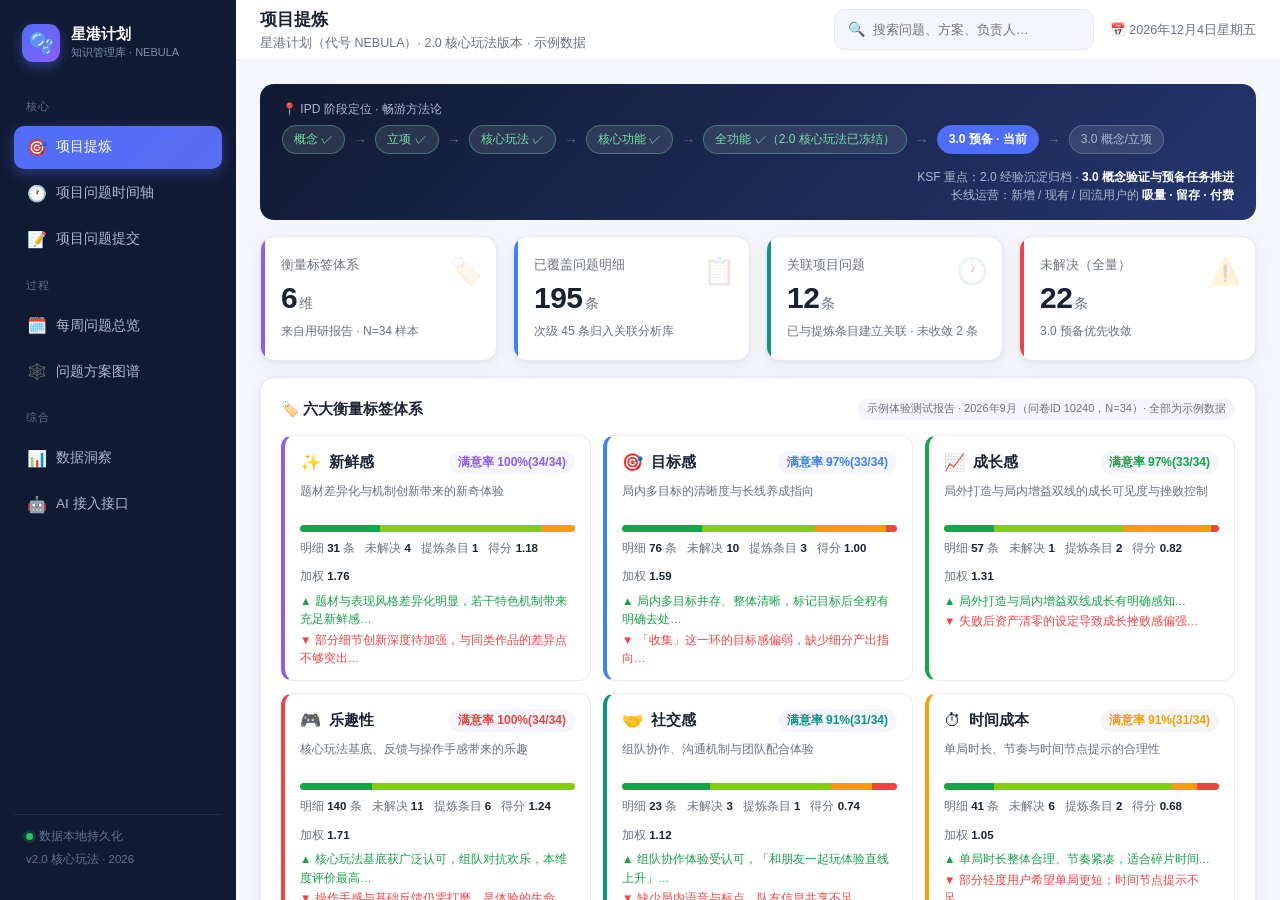
<file: workbench/index.html>
<!DOCTYPE html>
<html lang="zh-CN">
<head>
<meta charset="UTF-8">
<meta name="viewport" content="width=device-width, initial-scale=1.0">
<title>星港计划 · 知识管理库</title>
<style>
:root{
  --bg:#f4f6fb;
  --card:#ffffff;
  --text:#1a2233;
  --muted:#6b7280;
  --border:#e7eaf3;
  --primary:#4f6ef7;
  --primary-soft:#eef1fe;
  --primary-deep:#3b56d6;
  --green:#16a34a; --green-soft:#e7f6ee;
  --orange:#f59e0b; --orange-soft:#fef4e2;
  --blue:#3b82f6; --blue-soft:#e8f1fe;
  --red:#ef4444; --red-soft:#fdeaea;
  --purple:#8b5cf6; --purple-soft:#f1ecfe;
  --teal:#0d9488; --teal-soft:#e3f5f3;
  --shadow:0 1px 3px rgba(23,32,74,.06),0 6px 18px rgba(23,32,74,.05);
  --shadow-lg:0 10px 34px rgba(23,32,74,.12);
  --radius:14px;
  --sidebar-w:236px;
  --mono:"SFMono-Regular",Consolas,"Liberation Mono",Menlo,monospace;
}
*{box-sizing:border-box;margin:0;padding:0}
html,body{height:100%}
body{
  font-family:-apple-system,BlinkMacSystemFont,"Segoe UI","PingFang SC","Microsoft YaHei","Hiragino Sans GB",sans-serif;
  background:var(--bg);color:var(--text);font-size:14px;line-height:1.6;
  -webkit-font-smoothing:antialiased;
}
a{color:var(--primary);text-decoration:none}
button{font-family:inherit;cursor:pointer}

/* ===== Layout ===== */
.app{display:flex;height:100vh;overflow:hidden}
.sidebar{
  width:var(--sidebar-w);background:#111a33;color:#cbd5e1;flex-shrink:0;
  display:flex;flex-direction:column;padding:20px 14px;
}
.brand{display:flex;align-items:center;gap:11px;padding:4px 8px 20px}
.brand .logo{
  width:38px;height:38px;border-radius:11px;flex-shrink:0;
  background:linear-gradient(135deg,#4f6ef7,#8b5cf6);
  display:flex;align-items:center;justify-content:center;font-size:20px;
  box-shadow:0 4px 12px rgba(79,110,247,.45);
}
.brand .name{font-size:15px;font-weight:700;color:#fff;line-height:1.25}
.brand .sub{font-size:11px;color:#7c8db0}
.nav{display:flex;flex-direction:column;gap:3px;margin-top:4px}
.nav-item{
  display:flex;align-items:center;gap:11px;padding:11px 12px;border-radius:10px;
  color:#aeb9d0;font-size:13.5px;cursor:pointer;transition:.15s;border:1px solid transparent;background:transparent;
  text-align:left;width:100%;
}
.nav-item .ic{width:18px;text-align:center;font-size:16px;flex-shrink:0}
.nav-item:hover{background:rgba(255,255,255,.06);color:#fff}
.nav-item.active{background:linear-gradient(135deg,#4f6ef7,#5b6cf0);color:#fff;box-shadow:0 4px 14px rgba(79,110,247,.4)}
.nav-group{margin-top:16px;padding:0 12px 6px;font-size:11px;letter-spacing:.06em;color:#5d6d8f;text-transform:uppercase}
.sidebar .foot{margin-top:auto;padding:12px;font-size:11.5px;color:#64748b;line-height:1.6;border-top:1px solid rgba(255,255,255,.07)}
.sidebar .foot .dot{display:inline-block;width:7px;height:7px;border-radius:50%;background:#22c55e;margin-right:6px;box-shadow:0 0 0 3px rgba(34,197,94,.18)}

.main{flex:1;display:flex;flex-direction:column;overflow:hidden;min-width:0}
.topbar{
  height:60px;background:var(--card);border-bottom:1px solid var(--border);
  display:flex;align-items:center;gap:16px;padding:0 24px;flex-shrink:0;
}
.topbar .title{font-size:17px;font-weight:700}
.topbar .crumb{font-size:12.5px;color:var(--muted)}
.topbar .spacer{flex:1}
.search{
  display:flex;align-items:center;gap:8px;background:var(--bg);border:1px solid var(--border);
  border-radius:10px;padding:8px 13px;width:260px;transition:.15s;
}
.search:focus-within{border-color:var(--primary);background:#fff;box-shadow:0 0 0 3px var(--primary-soft)}
.search input{border:none;outline:none;background:transparent;font-size:13px;width:100%;color:var(--text)}
.topbar .today{font-size:12.5px;color:var(--muted);white-space:nowrap}

.content{flex:1;overflow-y:auto;padding:24px}
.view{display:none;animation:fade .25s ease}
.view.active{display:block}
@keyframes fade{from{opacity:0;transform:translateY(6px)}to{opacity:1;transform:none}}

/* ===== Cards & grids ===== */
.grid{display:grid;gap:16px}
.grid-4{grid-template-columns:repeat(4,1fr)}
.grid-2{grid-template-columns:repeat(2,1fr)}
.grid-3{grid-template-columns:repeat(3,1fr)}
@media(max-width:1100px){.grid-4{grid-template-columns:repeat(2,1fr)}.grid-3{grid-template-columns:1fr}.grid-2{grid-template-columns:1fr}}
.card{background:var(--card);border:1px solid var(--border);border-radius:var(--radius);box-shadow:var(--shadow);padding:20px}
.card h3{font-size:14.5px;font-weight:700;margin-bottom:14px;display:flex;align-items:center;gap:8px}
.card h3 .tag{margin-left:auto;font-size:11px;font-weight:500;color:var(--muted);background:var(--bg);padding:2px 9px;border-radius:20px}
.section-title{font-size:16px;font-weight:700;margin:4px 0 16px;display:flex;align-items:center;gap:10px}
.section-title .bar{width:4px;height:18px;background:var(--primary);border-radius:2px}

/* Stat cards */
.stat{position:relative;overflow:hidden;padding:18px 20px}
.stat .label{font-size:12.5px;color:var(--muted);margin-bottom:6px}
.stat .value{font-size:30px;font-weight:800;letter-spacing:-.5px;line-height:1.1}
.stat .unit{font-size:14px;font-weight:500;color:var(--muted);margin-left:2px}
.stat .delta{font-size:12px;margin-top:8px;color:var(--muted)}
.stat .ico{position:absolute;right:14px;top:14px;font-size:26px;opacity:.2}
.stat::before{content:"";position:absolute;left:0;top:0;bottom:0;width:4px;background:var(--c,var(--primary))}
.stat.blue{--c:var(--blue)}.stat.green{--c:var(--green)}.stat.orange{--c:var(--orange)}.stat.red{--c:var(--red)}

/* ===== Chips & badges ===== */
.chip{display:inline-flex;align-items:center;gap:5px;padding:3px 10px;border-radius:20px;font-size:12px;font-weight:500;line-height:1.5;white-space:nowrap}
.st-已解决{background:var(--green-soft);color:var(--green)}
.st-待验证{background:var(--orange-soft);color:var(--orange)}
.st-进行中{background:var(--blue-soft);color:var(--blue)}
.st-未解决{background:var(--red-soft);color:var(--red)}
.p-高{background:var(--red-soft);color:var(--red)}
.p-中{background:var(--orange-soft);color:var(--orange)}
.p-缺陷{background:#fde68a33;color:#b45309}
.p-美术{background:var(--purple-soft);color:var(--purple)}
.p-一般{background:var(--bg);color:var(--muted)}
.cat-chip{background:var(--primary-soft);color:var(--primary-deep)}

/* ===== Tables ===== */
.table-wrap{overflow:auto;border:1px solid var(--border);border-radius:12px}
table{width:100%;border-collapse:collapse;font-size:13px}
thead th{
  position:sticky;top:0;background:#f8fafd;color:var(--muted);font-weight:600;text-align:left;
  padding:11px 14px;border-bottom:1px solid var(--border);font-size:12px;white-space:nowrap;z-index:1;
}
tbody td{padding:11px 14px;border-bottom:1px solid var(--border);vertical-align:top}
tbody tr:hover{background:#fafbfe}
tbody tr:last-child td{border-bottom:none}
.t-title{font-weight:600;max-width:340px}
.t-sub{font-size:12px;color:var(--muted);margin-top:2px;max-width:380px}
.mono{font-family:var(--mono);font-size:12px}

/* ===== Forms ===== */
.form-grid{display:grid;grid-template-columns:1fr 1fr;gap:16px}
@media(max-width:900px){.form-grid{grid-template-columns:1fr}}
.field{display:flex;flex-direction:column;gap:6px}
.field.full{grid-column:1/-1}
.field label{font-size:12.5px;font-weight:600;color:var(--text)}
.field label .req{color:var(--red)}
.field input,.field select,.field textarea{
  border:1px solid var(--border);border-radius:10px;padding:10px 12px;font-size:13.5px;
  font-family:inherit;color:var(--text);background:#fff;transition:.15s;width:100%;
}
.field input:focus,.field select:focus,.field textarea:focus{
  outline:none;border-color:var(--primary);box-shadow:0 0 0 3px var(--primary-soft);
}
.field textarea{resize:vertical;min-height:88px}
.field .hint{font-size:11.5px;color:var(--muted)}
.radio-row{display:flex;gap:8px;flex-wrap:wrap}
.radio-card{
  flex:1;min-width:130px;border:1.5px solid var(--border);border-radius:11px;padding:12px 14px;
  cursor:pointer;transition:.15s;background:#fff;text-align:center;
}
.radio-card input{display:none}
.radio-card .rc-t{font-size:13.5px;font-weight:600;display:block}
.radio-card .rc-d{font-size:11.5px;color:var(--muted);display:block;margin-top:3px}
.radio-card:hover{border-color:#c7cff0}
.radio-card.sel-resolved{border-color:var(--green);background:var(--green-soft)}
.radio-card.sel-unresolved{border-color:var(--red);background:var(--red-soft)}

/* ===== 畅游方法论四段式 ===== */
.meth-group{margin-bottom:20px}
.meth-group .mg-head{font-size:13.5px;font-weight:700;color:var(--primary-deep);margin-bottom:10px;display:flex;align-items:center;gap:8px}
.meth-group .mg-step{
  display:inline-flex;align-items:center;justify-content:center;width:22px;height:22px;border-radius:50%;
  background:var(--primary);color:#fff;font-size:12px;font-weight:700;flex-shrink:0;
}
.meth-group .mg-sub{font-size:11.5px;color:var(--muted);font-weight:400}
.meth-group .mg-body{border-left:3px solid var(--primary-soft);padding-left:14px;margin-left:3px}
.meth-flow{display:flex;align-items:center;gap:6px;flex-wrap:wrap;font-size:12px;color:var(--muted);margin-bottom:16px}
.meth-flow .fstep{background:var(--primary-soft);color:var(--primary-deep);font-weight:600;padding:3px 10px;border-radius:6px}
.meth-flow .farrow{color:#c7cff0;font-weight:700}
/* 详情弹窗四段式卡片 */
.pd-sec{margin-bottom:16px}
.pd-sec .pd-h{font-size:12px;font-weight:700;color:var(--primary-deep);margin-bottom:6px;display:flex;align-items:center;gap:6px}
.pd-sec .pd-b{background:var(--bg);border-radius:10px;padding:10px 14px;font-size:13.5px;line-height:1.7}
.pd-sec .pd-b.sol{background:var(--green-soft)}
.ksf-list{list-style:none;padding:0;margin:0}
.ksf-list li{padding:5px 0 5px 18px;position:relative;font-size:13px;line-height:1.6}
.ksf-list li::before{content:"✓";position:absolute;left:0;color:var(--green);font-weight:700}

/* ===== 压缩后问题条目 & 次级问题 ===== */
.pain-item{
  border:1px solid var(--border);border-radius:12px;padding:15px 18px;margin-bottom:12px;background:#fff;
  transition:.15s;cursor:pointer;
}
.pain-item:hover{box-shadow:var(--shadow-lg);border-color:#c7cff0;transform:translateY(-1px)}
.pain-item .pi-head{display:flex;align-items:center;gap:10px;margin-bottom:8px;flex-wrap:wrap}
.pain-item .pi-no{width:44px;height:26px;border-radius:8px;background:var(--primary-soft);color:var(--primary-deep);font-size:12px;font-weight:700;display:flex;align-items:center;justify-content:center;flex-shrink:0}
.pain-item .pi-title{font-size:14.5px;font-weight:700;flex:1;min-width:200px}
.pain-item .pi-stats{display:flex;gap:6px;flex-shrink:0}
.pain-item .pi-desc{font-size:13px;color:var(--text);line-height:1.7;margin-bottom:10px}
.pain-item .pi-keys{display:flex;flex-direction:column;gap:4px;margin-bottom:10px}
.pain-item .pi-keys span{font-size:12px;color:var(--muted);padding-left:16px;position:relative;line-height:1.6}
.pain-item .pi-keys span::before{content:"·";position:absolute;left:4px;color:var(--primary);font-weight:700}
.pain-item .pi-foot{display:flex;align-items:center;gap:14px;font-size:12px;color:var(--muted);flex-wrap:wrap}
.pain-item .pi-acts{margin-left:auto;display:flex;gap:8px;flex-wrap:wrap}
.pain-item .pi-btn{
  font-size:12px;padding:5px 11px;border-radius:8px;border:1px solid var(--border);background:#fff;
  color:var(--text);cursor:pointer;transition:.15s;font-weight:600;
}
.pain-item .pi-btn:hover{border-color:var(--primary);color:var(--primary);background:var(--primary-soft)}
.pain-item .pi-btn.go{background:var(--primary-soft);border-color:#c7cff0;color:var(--primary-deep)}
.pain-item.hl{border-color:var(--primary);box-shadow:0 0 0 3px rgba(79,110,247,.15)}
.link-banner{
  display:flex;align-items:center;gap:10px;flex-wrap:wrap;
  background:var(--primary-soft);border:1px solid #c7cff0;border-radius:11px;
  padding:11px 16px;margin-bottom:14px;font-size:13px;color:var(--primary-deep);
}
.link-banner b{font-weight:700}
.link-banner .lb-x{
  margin-left:auto;font-size:12px;color:var(--muted);cursor:pointer;text-decoration:underline;background:none;border:none;
}
.tc-topic{
  display:inline-flex;align-items:center;gap:4px;font-size:11.5px;padding:2px 8px;border-radius:999px;
  background:var(--primary-soft);color:var(--primary-deep);cursor:pointer;border:1px solid #dbe2f8;
}
.tc-topic:hover{background:#e2e8fb}
.pd-topics{display:flex;flex-wrap:wrap;gap:6px}

/* ===== 六大衡量标签体系 ===== */
.dim-grid{display:grid;grid-template-columns:repeat(3,minmax(0,1fr));gap:12px}
.dim-card{
  border:1px solid var(--border);border-left:4px solid var(--dc);border-radius:12px;padding:13px 15px;background:#fff;
  cursor:pointer;transition:.15s;
}
.dim-card:hover{box-shadow:var(--shadow-lg);transform:translateY(-2px)}
.dim-card.on{box-shadow:0 0 0 2px var(--dc);border-color:var(--dc);background:var(--bg)}
.dim-card .dc-head{display:flex;align-items:center;gap:8px;margin-bottom:6px}
.dim-card .dc-key{font-size:14.5px;font-weight:700;flex:1}
.dim-card .dc-rate{font-size:12px;font-weight:700;color:var(--dc);background:var(--bg);border-radius:999px;padding:2px 9px}
.dim-card .dc-def{font-size:12px;color:var(--muted);line-height:1.55;min-height:34px}
.dim-card .dc-meter{display:flex;height:7px;border-radius:4px;overflow:hidden;margin:9px 0 7px}
.dim-card .dc-foot{display:flex;gap:10px;font-size:11.5px;color:var(--muted);flex-wrap:wrap}
.dim-card .dc-foot b{color:var(--text)}
.dim-chip{
  display:inline-flex;align-items:center;gap:4px;font-size:11.5px;padding:2px 9px;border-radius:999px;
  background:var(--dcs);color:var(--dc);cursor:pointer;border:1px solid transparent;font-weight:600;
}
.dim-chip:hover{border-color:var(--dc)}
.dim-chip.on{background:var(--dc);color:#fff}
.dim-pick{display:flex;flex-wrap:wrap;gap:8px}
.dim-pick .dp{
  display:inline-flex;align-items:center;gap:6px;font-size:13px;padding:7px 14px;border-radius:10px;
  border:1px solid var(--border);background:#fff;cursor:pointer;transition:.15s;user-select:none;
}
.dim-pick .dp:hover{border-color:var(--dc)}
.dim-pick .dp.on{background:var(--dcs);border-color:var(--dc);color:var(--dc);font-weight:700}

/* ===== 用研问题定位图 ===== */
.shot-grid{display:grid;grid-template-columns:repeat(2,minmax(0,1fr));gap:16px}
.shot-box{border:1px solid var(--border);border-radius:12px;overflow:hidden;background:#0f1424}
.shot-head{display:flex;align-items:center;gap:8px;padding:9px 13px;background:#fafbfe;border-bottom:1px solid var(--border)}
.shot-head .sh-t{font-size:13.5px;font-weight:700;color:var(--text)}
.shot-head .sh-d{font-size:11.5px;color:var(--muted);margin-left:auto}
.shot-canvas{position:relative;line-height:0}
.shot-canvas img{width:100%;display:block}
.shot-tag{
  position:absolute;transform:translate(-50%,-50%);z-index:2;
  font-size:11px;font-weight:700;padding:3px 9px;border-radius:999px;white-space:nowrap;cursor:pointer;
  border:1.5px solid var(--dc);background:rgba(255,255,255,.94);color:var(--dc);box-shadow:0 2px 8px rgba(0,0,0,.28);
  transition:.15s;
}
.shot-tag:hover{background:var(--dc);color:#fff;transform:translate(-50%,-50%) scale(1.06)}
.shot-tag.spot{background:var(--dc);color:#fff}
.shot-tag::before{content:"";display:inline-block;width:6px;height:6px;border-radius:50%;background:currentColor;margin-right:5px;vertical-align:middle}
.shot-legend{display:flex;flex-wrap:wrap;gap:8px;padding:9px 13px;background:#fafbfe;border-top:1px solid var(--border)}

/* ===== 用研报告要点 ===== */
.ur-concl{background:var(--green-soft);border:1px solid #cbe9cf;border-radius:11px;padding:12px 15px;font-size:13px;line-height:1.7;margin-bottom:14px}
.ur-two{display:grid;grid-template-columns:repeat(2,minmax(0,1fr));gap:12px;margin-bottom:14px}
.ur-two .u2{border:1px solid var(--border);border-radius:11px;padding:11px 14px;font-size:12.5px;line-height:1.65}
.ur-two .u2 b{display:block;margin-bottom:4px;font-size:13px}
.ur-adv{border:1px solid var(--border);border-left:4px solid var(--dc);border-radius:10px;padding:11px 14px;margin-bottom:9px;background:#fff}
.ur-adv .ua-h{display:flex;align-items:center;gap:8px;margin-bottom:5px;flex-wrap:wrap}
.ur-adv .ua-n{width:22px;height:22px;border-radius:7px;background:var(--dcs);color:var(--dc);font-size:12px;font-weight:800;display:flex;align-items:center;justify-content:center;flex-shrink:0}
.ur-adv .ua-t{font-size:13.5px;font-weight:700}
.ur-adv .ua-d{font-size:12.5px;color:var(--muted);line-height:1.7}
@media(max-width:1100px){
  .dim-grid,.shot-grid,.ur-two{grid-template-columns:1fr}
}
.defect-bar{display:flex;align-items:center;gap:12px;background:var(--red-soft);border:1px solid #f8d3d3;border-radius:12px;padding:14px 18px;margin-bottom:8px}
.defect-bar .db-ico{font-size:22px}
.defect-bar .db-t{font-size:13.5px;font-weight:700;color:#b91c1c}
.defect-bar .db-d{font-size:12px;color:#7f1d1d;margin-top:2px}
.defect-bar .db-n{margin-left:auto;font-size:24px;font-weight:800;color:#b91c1c;white-space:nowrap}
.minor-toggle{
  width:100%;display:flex;align-items:center;gap:10px;padding:15px 20px;
  border:none;background:#fafbfe;font-size:13.5px;font-weight:600;color:var(--text);cursor:pointer;transition:.15s;
}
.minor-toggle:hover{background:#f3f5fa}
.minor-toggle .arrow{transition:.2s;color:var(--muted)}
.minor-toggle.open .arrow{transform:rotate(180deg)}

/* ===== 版本大类 Tab ===== */
.ver-tabs{display:flex;gap:8px;flex-wrap:wrap}
.ver-tab{
  display:inline-flex;align-items:center;gap:7px;padding:9px 15px;border-radius:10px;
  border:1.5px solid var(--border);background:#fff;cursor:pointer;font-size:13px;font-weight:600;
  color:var(--muted);transition:.15s;
}
.ver-tab:hover{border-color:#c7cff0;color:var(--text)}
.ver-tab.on{background:var(--primary);border-color:var(--primary);color:#fff;box-shadow:0 4px 12px rgba(79,110,247,.3)}
.ver-tab .vt-n{font-size:11.5px;background:rgba(0,0,0,.08);padding:1px 8px;border-radius:20px}
.ver-tab.on .vt-n{background:rgba(255,255,255,.25)}
.ver-tab.archive{border-style:dashed}
.ver-tab.archive.on{background:#64748b;border-color:#64748b}
/* ===== IPD 阶段横幅 ===== */
.ipd-banner{
  display:flex;align-items:center;gap:14px;flex-wrap:wrap;
  background:linear-gradient(135deg,#111a33,#25356e);color:#fff;border-radius:var(--radius);
  padding:16px 22px;margin-bottom:16px;
}
.ipd-banner .ib-stage{display:flex;align-items:center;gap:8px;flex-wrap:wrap}
.ipd-banner .ib-step{font-size:12px;padding:4px 11px;border-radius:20px;background:rgba(255,255,255,.1);border:1px solid rgba(255,255,255,.18);color:#aeb9d0}
.ipd-banner .ib-step.done{color:#6ee7a0;border-color:rgba(110,231,160,.35)}
.ipd-banner .ib-step.now{background:var(--primary);border-color:var(--primary);color:#fff;font-weight:700}
.ipd-banner .ib-arrow{color:rgba(255,255,255,.3)}
.ipd-banner .ib-ksf{font-size:12px;color:#aeb9d0;margin-left:auto;text-align:right;line-height:1.5}
.ipd-banner .ib-ksf b{color:#fff}
/* 分组小标题（每周总览版本分组） */
.week-group-title{width:100%;font-size:12px;font-weight:700;color:var(--muted);margin:8px 0 2px;display:flex;align-items:center;gap:8px}
.week-group-title::after{content:"";flex:1;height:1px;background:var(--border)}
.ver-badge{display:inline-flex;align-items:center;gap:4px;font-size:10.5px;font-weight:600;padding:1px 7px;border-radius:20px;white-space:nowrap}
.ver-badge.v20dev{background:var(--blue-soft);color:var(--blue)}
.ver-badge.v20trans{background:var(--green-soft);color:var(--green)}
.ver-badge.v10{background:#f1f5f9;color:#64748b}
.ver-head{display:flex;align-items:center;gap:10px;padding:14px 20px;border-bottom:1px solid var(--border);flex-wrap:wrap}
.ver-head.v3{background:linear-gradient(90deg,#e8f5f2,#fff)}
.ver-head .vh-badge{font-size:14px;font-weight:700;color:var(--teal)}
.ver-head .vh-sub{font-size:12px;color:var(--muted)}
.ver-head .vh-count{margin-left:auto;font-size:12.5px;font-weight:700;color:var(--teal);background:#fff;border:1px solid var(--border);padding:3px 12px;border-radius:20px}

/* ===== Buttons ===== */
.btn{
  display:inline-flex;align-items:center;justify-content:center;gap:7px;
  border:1px solid var(--border);background:#fff;color:var(--text);border-radius:10px;
  padding:9px 16px;font-size:13.5px;font-weight:600;transition:.15s;
}
.btn:hover{background:#f7f8fc}
.btn.primary{background:var(--primary);border-color:var(--primary);color:#fff;box-shadow:0 4px 12px rgba(79,110,247,.3)}
.btn.primary:hover{background:var(--primary-deep)}
.btn.ghost{background:transparent;border-color:var(--border)}
.btn.sm{padding:6px 11px;font-size:12.5px;border-radius:8px}
.btn.danger{color:var(--red)}
.btn:disabled{opacity:.5;cursor:not-allowed}
.btn-row{display:flex;gap:10px;margin-top:18px;flex-wrap:wrap}

/* ===== Empty / toast / modal ===== */
.empty{text-align:center;padding:46px 20px;color:var(--muted)}
.empty .e-ico{font-size:42px;margin-bottom:12px;opacity:.5}
.toast{
  position:fixed;bottom:26px;left:50%;transform:translateX(-50%) translateY(20px);
  background:#111a33;color:#fff;padding:11px 20px;border-radius:11px;font-size:13.5px;
  opacity:0;pointer-events:none;transition:.25s;z-index:999;box-shadow:var(--shadow-lg);max-width:80vw;
}
.toast.show{opacity:1;transform:translateX(-50%) translateY(0)}
.toast.ok{background:#14532d}
.toast.err{background:#7f1d1d}
.modal-mask{
  position:fixed;inset:0;background:rgba(15,23,42,.45);backdrop-filter:blur(3px);
  display:none;align-items:center;justify-content:center;z-index:900;padding:20px;
}
.modal-mask.show{display:flex}
.modal{background:#fff;border-radius:16px;box-shadow:var(--shadow-lg);max-width:560px;width:100%;padding:24px;max-height:90vh;overflow:auto;animation:fade .2s}

/* ===== Dashboard specifics ===== */
.legend{display:flex;flex-wrap:wrap;gap:8px 16px;margin-top:12px}
.legend .lg{display:flex;align-items:center;gap:6px;font-size:12px;color:var(--muted)}
.legend .sw{width:10px;height:10px;border-radius:3px}
.chart-box{display:flex;align-items:center;justify-content:center;min-height:220px}
.bar-row{display:flex;align-items:center;gap:10px;margin-bottom:10px}
.bar-row .b-label{width:110px;text-align:right;font-size:12px;color:var(--muted);flex-shrink:0;white-space:nowrap;overflow:hidden;text-overflow:ellipsis}
.bar-row .b-track{flex:1;background:var(--bg);border-radius:6px;height:22px;overflow:hidden;position:relative}
.bar-row .b-fill{height:100%;border-radius:6px;transition:width .5s ease;display:flex;align-items:center;justify-content:flex-end;padding-right:7px;font-size:11px;color:#fff;font-weight:600;min-width:24px}
.bar-row .b-val{width:34px;font-size:12px;color:var(--text);font-weight:600}

/* ===== Weekly ===== */
.week-pill{display:inline-flex;align-items:center;gap:8px;padding:9px 15px;border-radius:11px;border:1.5px solid var(--border);cursor:pointer;font-size:13px;background:#fff;transition:.15s;flex-wrap:wrap}
.week-pill:hover{border-color:#c7cff0}
.week-pill.on{background:var(--primary);border-color:var(--primary);color:#fff;box-shadow:0 4px 12px rgba(79,110,247,.3)}
.week-pill .w-badge{font-size:11px;font-weight:700;background:var(--primary-soft);color:var(--primary-deep);padding:1px 8px;border-radius:20px}
.week-pill.on .w-badge{background:rgba(255,255,255,.25);color:#fff}
.meet-list{list-style:none;margin-top:4px}
.meet-list li{padding:9px 0;border-bottom:1px dashed var(--border);display:flex;gap:9px;font-size:13px}
.meet-list li:last-child{border-bottom:none}
.meet-list .mk{flex-shrink:0;color:var(--primary);font-weight:700}

/* ===== Graph ===== */
.graph-toolbar{display:flex;align-items:center;gap:10px;flex-wrap:wrap;margin-bottom:14px}
.graph-canvas-wrap{position:relative;border:1px solid var(--border);border-radius:var(--radius);background:
  radial-gradient(circle at 1px 1px,#e6e9f2 1px,transparent 0) 0 0/22px 22px,#fff;
  overflow:hidden;height:640px;cursor:grab}
#graphCanvas{display:block;touch-action:none}
.graph-canvas-wrap.dragging{cursor:grabbing}
.graph-tip{position:absolute;left:12px;top:12px;background:#fff;border:1px solid var(--border);border-radius:10px;padding:8px 12px;font-size:12px;color:var(--muted);box-shadow:var(--shadow);pointer-events:none}
.node-tip{
  position:absolute;pointer-events:none;background:#111a33;color:#fff;border-radius:10px;
  padding:10px 13px;font-size:12px;max-width:300px;box-shadow:var(--shadow-lg);display:none;z-index:5;line-height:1.5;
}
.node-tip .nt-t{font-weight:700;margin-bottom:3px}
.node-tip .nt-m{color:#cbd5e1}

/* ===== AI ===== */
.ai-banner{background:linear-gradient(135deg,#111a33,#25356e);color:#fff;border-radius:var(--radius);padding:26px;position:relative;overflow:hidden}
.ai-banner::after{content:"";position:absolute;right:-40px;top:-40px;width:200px;height:200px;border-radius:50%;background:radial-gradient(circle,rgba(139,92,246,.4),transparent 70%)}
.ai-banner h2{font-size:20px;margin-bottom:8px}
.ai-banner p{color:#aeb9d0;font-size:13.5px;max-width:640px}
.ai-banner .badges{display:flex;gap:8px;margin-top:16px;flex-wrap:wrap}
.ai-banner .b{font-size:11.5px;padding:5px 12px;border-radius:20px;background:rgba(255,255,255,.12);border:1px solid rgba(255,255,255,.18)}
.code-block{background:#0f172a;color:#dbe4f5;border-radius:11px;padding:16px;font-family:var(--mono);font-size:12px;overflow:auto;line-height:1.7;white-space:pre}
.api-item{display:flex;gap:12px;padding:14px 0;border-bottom:1px dashed var(--border)}
.api-item:last-child{border-bottom:none}
.api-item .m{font-family:var(--mono);font-size:11px;font-weight:700;color:#fff;background:var(--methodC,var(--primary));padding:2px 8px;border-radius:6px;height:fit-content;white-space:nowrap}
.api-item .d{flex:1}
.api-item .d .an{font-weight:700;font-family:var(--mono);font-size:13px}
.api-item .d .ad{font-size:12.5px;color:var(--muted);margin-top:3px}

/* ===== 横向时间轴 ===== */
.timeline-scroll{overflow-x:auto;overflow-y:hidden;padding:8px 4px 16px}
.timeline-scroll::-webkit-scrollbar{height:8px}
.timeline-scroll::-webkit-scrollbar-thumb{background:#d5dbea;border-radius:4px}
.timeline-track{
  position:relative;display:flex;min-width:max-content;padding:28px 26px;
}
.timeline-track::before{
  content:"";position:absolute;left:0;right:0;top:50%;
  height:3px;transform:translateY(-50%);
  background:linear-gradient(90deg,transparent,#c9d2e6 4%,#c9d2e6 96%,transparent);
}
.tl-node{
  position:relative;width:280px;flex:0 0 280px;
  display:grid;grid-template-rows:1fr auto 1fr;align-items:center;justify-items:center;
}
.tl-node .tl-slot{width:100%;display:flex;flex-direction:column}
.tl-node .tl-slot.top{justify-content:flex-end;align-self:end}
.tl-node .tl-slot.bottom{justify-content:flex-start;align-self:start}
.tl-node .tl-dot{
  width:18px;height:18px;border-radius:50%;border:3px solid #fff;z-index:2;
  background:var(--dot,#94a3b8);box-shadow:0 0 0 2px var(--dot,#94a3b8),0 2px 6px rgba(0,0,0,.15);
}
.tl-card{
  width:100%;background:#fff;border:1px solid var(--border);border-radius:12px;
  padding:13px 14px;cursor:pointer;transition:.16s;box-shadow:var(--shadow);
  position:relative;
}
.tl-card:hover{transform:translateY(-3px);box-shadow:var(--shadow-lg);border-color:#c7cff0}
.tl-card .tc-date{font-size:11px;color:var(--muted);font-family:var(--mono);margin-bottom:5px}
.tl-card .tc-title{font-size:13px;font-weight:700;line-height:1.45;margin-bottom:8px;display:-webkit-box;-webkit-line-clamp:2;-webkit-box-orient:vertical;overflow:hidden}
.tl-card .tc-tags{display:flex;gap:5px;flex-wrap:wrap}
.tl-card .tc-sol{font-size:11.5px;color:var(--muted);margin-top:8px;line-height:1.5;display:-webkit-box;-webkit-line-clamp:2;-webkit-box-orient:vertical;overflow:hidden}
.tl-card .tc-sol b{color:var(--green);font-weight:600}
.tl-connector{position:absolute;left:50%;top:50%;transform:translate(-50%,-50%);width:calc(100% + 0px);height:3px;z-index:1}

/* responsive */
@media(max-width:820px){
  .sidebar{width:66px;padding:16px 8px}
  .brand .name,.brand .sub,.nav-item span,.nav-group,.sidebar .foot{display:none}
  .nav-item{justify-content:center}
}
</style>
</head>
<body>
<div class="app">
  <aside class="sidebar">
    <div class="brand">
      <div class="logo">🫧</div>
      <div>
        <div class="name">星港计划</div>
        <div class="sub">知识管理库 · NEBULA</div>
      </div>
    </div>
    <div class="nav-group">核心</div>
    <nav class="nav">
      <button class="nav-item active" data-view="insight"><span class="ic">🎯</span><span>项目提炼</span></button>
      <button class="nav-item" data-view="timeline"><span class="ic">🕐</span><span>项目问题时间轴</span></button>
      <button class="nav-item" data-view="daily"><span class="ic">📝</span><span>项目问题提交</span></button>
    </nav>
    <div class="nav-group">过程</div>
    <nav class="nav">
      <button class="nav-item" data-view="weekly"><span class="ic">🗓️</span><span>每周问题总览</span></button>
      <button class="nav-item" data-view="graph"><span class="ic">🕸️</span><span>问题方案图谱</span></button>
    </nav>
    <div class="nav-group">综合</div>
    <nav class="nav">
      <button class="nav-item" data-view="dashboard"><span class="ic">📊</span><span>数据洞察</span></button>
      <button class="nav-item" data-view="ai"><span class="ic">🤖</span><span>AI 接入接口</span></button>
    </nav>
    <div class="foot">
      <div><span class="dot"></span>数据本地持久化</div>
      <div style="margin-top:4px">v2.0 核心玩法 · 2026</div>
    </div>
  </aside>

  <div class="main">
    <header class="topbar">
      <div>
        <div class="title" id="viewTitle">数据分析仪表盘</div>
        <div class="crumb">星港计划（代号 NEBULA）· 2.0 核心玩法版本 · 示例数据</div>
      </div>
      <div class="spacer"></div>
      <div class="search">
        <span>🔍</span>
        <input id="globalSearch" placeholder="搜索问题、方案、负责人…" />
      </div>
      <div class="today" id="todayLabel"></div>
    </header>

    <div class="content">
      <!-- ============ 项目提炼（最高优先级 · 与时间轴联动） ============ -->
      <section class="view active" id="view-insight">
        <div class="ipd-banner">
          <div>
            <div style="font-size:12px;color:#aeb9d0;margin-bottom:6px">📍 IPD 阶段定位 · 畅游方法论</div>
            <div class="ib-stage">
              <span class="ib-step done">概念 ✓</span><span class="ib-arrow">→</span>
              <span class="ib-step done">立项 ✓</span><span class="ib-arrow">→</span>
              <span class="ib-step done">核心玩法 ✓</span><span class="ib-arrow">→</span>
              <span class="ib-step done">核心功能 ✓</span><span class="ib-arrow">→</span>
              <span class="ib-step done">全功能 ✓（2.0 核心玩法已冻结）</span><span class="ib-arrow">→</span>
              <span class="ib-step now">3.0 预备 · 当前</span><span class="ib-arrow">→</span>
              <span class="ib-step">3.0 概念/立项</span>
            </div>
          </div>
          <div class="ib-ksf">
            KSF 重点：2.0 经验沉淀归档 · <b>3.0 概念验证与预备任务推进</b><br>
            长线运营：新增 / 现有 / 回流用户的 <b>吸量 · 留存 · 付费</b>
          </div>
        </div>
        <div class="grid grid-4" id="insightStats" style="margin-bottom:16px"></div>
        <div class="card" style="margin-bottom:16px">
          <h3>🏷️ 六大衡量标签体系 <span class="tag" id="dimTag"></span></h3>
          <div class="dim-grid" id="dimCards"></div>
        </div>
        <div class="card" style="margin-bottom:16px">
          <h3>🎯 通用性总结条目 <span class="tag" id="painTag"></span>
            <span class="tag" id="dimFilterTag" style="display:none"></span>
          </h3>
          <div id="dimBanner" class="link-banner" style="display:none"></div>
          <div id="painList"></div>
          <div id="defectSummary" style="margin-top:16px"></div>
        </div>
        <div class="card" style="margin-bottom:16px">
          <h3>📌 用研问题定位图 <span class="tag">标签与画面位置一一对应 · 点击标签看详情</span></h3>
          <div class="shot-grid" id="urShots"></div>
        </div>
        <div class="card">
          <h3>📄 用研测试报告要点 <span class="tag" id="urTag"></span></h3>
          <div id="urReport"></div>
        </div>
      </section>

      <!-- ============ 数据洞察（数据分析仪表盘 + 全部问题库） ============ -->
      <section class="view" id="view-dashboard">
        <div class="grid grid-4" id="statCards" style="margin-bottom:16px"></div>
        <div class="card" style="margin-bottom:16px">
          <h3>版本阶段概览</h3>
          <div id="versionSummary"></div>
        </div>
        <div class="grid grid-2" style="margin-bottom:16px">
          <div class="card">
            <h3>问题状态分布 <span class="tag">全量</span></h3>
            <div class="chart-box" id="donutStatus"></div>
            <div class="legend" id="legendStatus"></div>
          </div>
          <div class="card">
            <h3>六大衡量标签分布 <span class="tag">与图谱 / 项目提炼口径一致</span></h3>
            <div id="barDimension"></div>
          </div>
        </div>
        <div class="card" style="margin-bottom:14px;padding:14px 20px">
          <div style="display:flex;gap:10px;flex-wrap:wrap;align-items:center">
            <select id="libStatus" style="border:1px solid var(--border);border-radius:9px;padding:8px 12px;font-size:13px;background:#fff">
              <option value="">全部状态</option>
              <option>已解决</option><option>待验证</option><option>进行中</option><option>未解决</option>
            </select>
            <select id="libCategory" style="border:1px solid var(--border);border-radius:9px;padding:8px 12px;font-size:13px;background:#fff">
              <option value="">全部分类</option>
            </select>
            <select id="libDim" style="border:1px solid var(--border);border-radius:9px;padding:8px 12px;font-size:13px;background:#fff">
              <option value="">全部衡量标签</option>
            </select>
            <select id="libPriority" style="border:1px solid var(--border);border-radius:9px;padding:8px 12px;font-size:13px;background:#fff">
              <option value="">全部优先级</option>
              <option>高</option><option>中</option><option>缺陷</option><option>美术</option><option>一般</option>
            </select>
            <span id="libVerHint" style="font-size:12px;color:var(--muted)">按版本大类分区：3.0 预备优先 · 2.0 已结束归档折叠</span>
          </div>
        </div>
        <div class="card" style="padding:0">
          <div class="ver-head v3">
            <span class="vh-badge">🚀 3.0 预备任务</span>
            <span class="vh-sub">过渡期暂定任务 · 当前优先处理</span>
            <span class="vh-count" id="v3Count"></span>
          </div>
          <div class="table-wrap">
            <table>
              <thead><tr>
                <th style="width:70px">编号</th><th>问题</th><th style="width:110px">分类</th>
                <th style="width:90px">优先级</th><th style="width:90px">状态</th><th style="width:110px">负责人</th><th style="width:60px"></th>
              </tr></thead>
              <tbody id="libBody"></tbody>
            </table>
          </div>
        </div>
        <div class="card" style="padding:0;margin-top:16px;overflow:hidden">
          <button class="minor-toggle" id="archiveToggle">
            <span>📦 2.0 版本归档 <span style="font-weight:400;color:var(--muted);font-size:12px">（07/06 - 08/31 · 已结束）</span></span>
            <span class="chip" style="background:var(--bg);color:var(--muted)" id="archiveCount"></span>
            <span class="arrow" id="archiveArrow">▾</span>
          </button>
          <div id="archiveList" style="display:none">
            <div class="table-wrap" style="border:none;border-top:1px solid var(--border);border-radius:0">
              <table>
                <thead><tr>
                  <th style="width:70px">编号</th><th>问题</th><th style="width:110px">分类</th>
                  <th style="width:90px">优先级</th><th style="width:90px">状态</th><th style="width:110px">负责人</th><th style="width:60px"></th>
                </tr></thead>
                <tbody id="archiveBody"></tbody>
              </table>
            </div>
          </div>
        </div>
        <div class="card" style="padding:0;margin-top:16px;overflow:hidden">
          <button class="minor-toggle" id="minorToggle">
            <span>🗂️ 次级问题 · 关联分析库 <span style="font-weight:400;color:var(--muted);font-size:12px">（一次性 / 无通用性条目）</span></span>
            <span class="chip" style="background:var(--bg);color:var(--muted)" id="minorToggleCount"></span>
            <span class="arrow" id="minorArrow">▾</span>
          </button>
          <div id="minorList" style="display:none">
            <div class="table-wrap" style="border:none;border-top:1px solid var(--border);border-radius:0">
              <table>
                <thead><tr>
                  <th style="width:70px">编号</th><th>问题</th><th style="width:110px">分类</th>
                  <th style="width:90px">优先级</th><th style="width:90px">状态</th><th style="width:110px">负责人</th><th style="width:60px"></th>
                </tr></thead>
                <tbody id="minorBody"></tbody>
              </table>
            </div>
          </div>
        </div>
      </section>

      <!-- ============ 项目问题时间轴 ============ -->
      <section class="view" id="view-timeline">
        <div id="tlLinkBar" class="link-banner" style="display:none"></div>
        <div class="card" style="margin-bottom:16px;padding:16px 20px">
          <div style="display:flex;gap:10px;flex-wrap:wrap;align-items:center">
            <div style="font-size:13.5px;color:var(--muted)">筛选：</div>
            <select id="tlVersion" style="border:1px solid var(--border);border-radius:9px;padding:8px 12px;font-size:13px;background:#fff">
              <option value="">全部版本</option>
              <option value="v3.0">🚀 3.0 预备（优先）</option>
              <option value="v2.0">📦 2.0 归档</option>
            </select>
            <select id="tlStatus" style="border:1px solid var(--border);border-radius:9px;padding:8px 12px;font-size:13px;background:#fff">
              <option value="">全部状态</option>
              <option>已解决</option><option>进行中</option><option>未解决</option>
            </select>
            <select id="tlCategory" style="border:1px solid var(--border);border-radius:9px;padding:8px 12px;font-size:13px;background:#fff">
              <option value="">全部分类</option>
            </select>
            <div class="spacer" style="flex:1"></div>
            <span class="chip cat-chip" id="tlCount"></span>
          </div>
        </div>
        <div class="card">
          <h3>🕐 项目问题 · 解决方案时间轴 <span class="tag">目标 → KSF → 方案 → 复盘</span></h3>
          <div class="meth-flow">
            <span class="fstep">🎯 正确的目标</span><span class="farrow">→</span>
            <span class="fstep">🔑 关键成功要素</span><span class="farrow">→</span>
            <span class="fstep">💡 解决方案</span><span class="farrow">→</span>
            <span class="fstep">🔄 复盘反思</span>
            <span style="margin-left:8px;color:var(--muted)">点击节点卡片查看完整四段式</span>
          </div>
          <div class="timeline-scroll" id="timelineScroll">
            <div class="timeline-track" id="timelineTrack"></div>
          </div>
        </div>
      </section>

      <!-- ============ 项目问题提交 ============ -->
      <section class="view" id="view-daily">
        <div class="grid" style="grid-template-columns:1.15fr 1fr;gap:16px" id="dailyGrid">
          <div class="card">
            <h3>📝 提交项目问题 · 解决方案</h3>
            <div class="meth-flow">
              <span class="fstep">🎯 正确的目标</span><span class="farrow">→</span>
              <span class="fstep">🔑 KSF</span><span class="farrow">→</span>
              <span class="fstep">💡 解决方案</span><span class="farrow">→</span>
              <span class="fstep">🔄 复盘反思</span>
            </div>
            <div class="form-grid" id="dailyForm">
              <div class="meth-group full">
                <div class="mg-head"><span class="mg-step">1</span>正确的目标 <span class="mg-sub">厘清这个事项真正要达成的成果</span></div>
                <div class="mg-body">
                  <div class="form-grid">
                    <div class="field full">
                      <label>事项标题 <span class="req">*</span></label>
                      <input id="fTitle" placeholder="一句话概括，例如：无尽模式性能瓶颈" />
                    </div>
                    <div class="field full">
                      <label>目标成果 <span class="req">*</span></label>
                      <textarea id="fGoal" placeholder="要交付的成果是什么？尽量量化 / 可验证，例如：保障体验测试流畅运行、消除卡顿"></textarea>
                    </div>
                  </div>
                </div>
              </div>
              <div class="meth-group full">
                <div class="mg-head"><span class="mg-step">2</span>关键成功要素 KSF <span class="mg-sub">达成目标的关键点，每行一条</span></div>
                <div class="mg-body">
                  <div class="field full">
                    <textarea id="fKsf" placeholder="例：&#10;程序全力性能优化&#10;缺失资源落实到位&#10;无尽模式流畅度达标"></textarea>
                  </div>
                </div>
              </div>
              <div class="meth-group full">
                <div class="mg-head"><span class="mg-step">3</span>解决方案 <span class="mg-sub">基于 KSF 制定，多套备选优中选优</span></div>
                <div class="mg-body">
                  <div class="field full">
                    <textarea id="fSolution" placeholder="描述具体解决方案，可写多套备选并标注优选方案"></textarea>
                  </div>
                </div>
              </div>
              <div class="meth-group full">
                <div class="mg-head"><span class="mg-step">4</span>复盘反思 <span class="mg-sub">验证方式 + 复盘节点</span></div>
                <div class="mg-body">
                  <div class="field full">
                    <textarea id="fReview" placeholder="如何验证成果达成？何时复盘？为后续优化沉淀什么？"></textarea>
                  </div>
                </div>
              </div>
              <div class="field">
                <label>事项分类</label>
                <select id="fCategory"></select>
              </div>
              <div class="field">
                <label>严重程度</label>
                <select id="fSeverity">
                  <option value="高">高</option>
                  <option value="中" selected>中</option>
                  <option value="低">低</option>
                </select>
              </div>
              <div class="field">
                <label>提出日期</label>
                <input type="date" id="fDate" />
              </div>
              <div class="field">
                <label>来源</label>
                <input id="fSource" placeholder="如：周会 / 跑测 / 复盘" />
              </div>
              <div class="field full">
                <label>衡量标签（六大项 · 可多选）<span class="req">*</span></label>
                <div class="dim-pick" id="fDims"></div>
                <div class="hint" id="fDimHint" style="font-size:11.5px;color:var(--muted);margin-top:6px">
                  标签口径来自用研报告：新鲜感 / 目标感 / 成长感 / 乐趣性 / 社交感 / 时间成本
                </div>
              </div>
              <div class="field full">
                <label>解决状态 <span class="req">*</span></label>
                <div class="radio-row">
                  <label class="radio-card sel-unresolved" id="rcUnresolved">
                    <input type="radio" name="status" value="未解决" checked>
                    <span class="rc-t">🔴 未解决</span>
                    <span class="rc-d">方案未定，可后续补交</span>
                  </label>
                  <label class="radio-card" id="rcResolved">
                    <input type="radio" name="status" value="已解决">
                    <span class="rc-t">🟢 已解决</span>
                    <span class="rc-d">方案已落地</span>
                  </label>
                </div>
              </div>
              <div class="field full">
                <div class="btn-row" style="margin-top:0">
                  <button class="btn primary" id="btnSubmit">✅ 提交记录</button>
                  <button class="btn ghost" id="btnReset">清空重填</button>
                </div>
              </div>
            </div>
          </div>
          <div class="card">
            <h3>🗒️ 我的提交记录 <span class="tag" id="myCount">0 条</span></h3>
            <div id="mySubmissions"></div>
          </div>
        </div>
      </section>

      <!-- ============ 每周总览 ============ -->
      <section class="view" id="view-weekly">
        <div class="card" style="margin-bottom:16px">
          <h3>选择周次</h3>
          <div style="display:flex;gap:8px;flex-wrap:wrap" id="weekSelector"></div>
        </div>
        <div id="weeklyBody"></div>
      </section>

      <!-- ============ 网络图谱 ============ -->
      <section class="view" id="view-graph">
        <div class="card">
          <div class="graph-toolbar">
            <select id="graphVersion" style="border:1px solid var(--border);border-radius:9px;padding:8px 12px;font-size:13px;background:#fff">
              <option value="v3.0">🚀 仅 3.0 预备（优先）</option>
              <option value="all">全部版本</option>
              <option value="v2.0">📦 仅 2.0 归档</option>
            </select>
            <select id="graphDimension" style="border:1px solid var(--border);border-radius:9px;padding:8px 12px;font-size:13px;background:#fff">
              <option value="all">全部衡量标签</option>
            </select>
            <select id="graphOwner" style="border:1px solid var(--border);border-radius:9px;padding:8px 12px;font-size:13px;background:#fff">
              <option value="all">全部负责人</option>
            </select>
            <select id="graphLayout" style="border:1px solid var(--border);border-radius:9px;padding:8px 12px;font-size:13px;background:#fff">
              <option value="force">力导向布局</option>
              <option value="radial">径向布局</option>
            </select>
            <button class="btn sm" id="btnGraphFit">⤢ 重置视图</button>
            <div class="legend">
              <span class="lg"><span class="sw" style="background:var(--purple)"></span>衡量标签（六维）</span>
              <span class="lg"><span class="sw" style="background:var(--teal)"></span>负责人</span>
              <span class="lg"><span class="sw" style="background:#cbd5e1"></span>高价值问题</span>
              <span class="lg"><span class="sw" style="background:var(--green)"></span>解决方案</span>
            </div>
          </div>
          <div class="graph-canvas-wrap" id="graphWrap">
            <canvas id="graphCanvas"></canvas>
            <div class="graph-tip">分类口径已统一为六大衡量标签（新鲜感/目标感/成长感/乐趣性/社交感/时间成本）· 默认仅 3.0 预备 · 滚轮缩放 · 拖拽节点 · 悬停查看详情</div>
            <div class="node-tip" id="nodeTip"></div>
          </div>
        </div>
      </section>

      <!-- ============ AI 接入 ============ -->
      <section class="view" id="view-ai">
        <div class="ai-banner" style="margin-bottom:16px">
          <h2>🤖 AI 接入接口已预留</h2>
          <p>本知识库内置标准化的 AI 桥接接口（<code style="font-family:var(--mono)">window.KnowledgeBaseAI</code>），
          后续可接入大模型 / Agent 自动完成问题录入、方案补全、周报生成与知识图谱更新。</p>
          <div class="badges">
            <span class="b">🟢 前端桥接已就绪</span>
            <span class="b">🔌 REST 接口预留</span>
            <span class="b">🧠 可配置模型端点</span>
            <span class="b">💾 数据本地持久化</span>
          </div>
        </div>

        <div class="grid grid-2" style="margin-bottom:16px">
          <div class="card">
            <h3>AI 服务配置</h3>
            <div class="form-grid">
              <div class="field full">
                <label>接口端点 Endpoint</label>
                <input id="aiEndpoint" placeholder="https://your-ai-service.com/v1/kb" />
              </div>
              <div class="field">
                <label>API Key（可选）</label>
                <input id="aiKey" type="password" placeholder="sk-..." />
              </div>
              <div class="field">
                <label>模型名称</label>
                <input id="aiModel" placeholder="gpt-4 / deepseek-chat …" />
              </div>
              <div class="field full">
                <div class="btn-row" style="margin-top:0">
                  <button class="btn primary" id="btnSaveAi">💾 保存配置</button>
                  <button class="btn" id="btnTestAi">🔌 测试连接</button>
                  <button class="btn ghost" id="btnAiSync">🔄 触发一次 AI 同步</button>
                </div>
              </div>
            </div>
          </div>
          <div class="card">
            <h3>桥接对象一览 <span class="tag">window.KnowledgeBaseAI</span></h3>
            <div id="apiList"></div>
          </div>
        </div>

        <div class="card">
          <h3>接入示例（供后续 AI / Agent 调用）</h3>
          <div class="code-block" id="apiSample"></div>
        </div>
      </section>
    </div>
  </div>
</div>

<div class="modal-mask" id="modalMask">
  <div class="modal" id="modalBox"></div>
</div>
<div class="toast" id="toast"></div>

<script>
window.KB_DATA = {"meta":{"generated":"2026-09-23","project":"星港计划（代号 NEBULA）","version":"示例数据版"},"versionSummary":{"title":"2.0 核心玩法版本阶段总结（示例）","period":"2026-07-06 ~ 2026-09-06","positioning":"在 1.0 基础上搭建完整玩法闭环：收集资源 → 局内对抗 → 结算收敛，配套产出/商店/合成、装备打造与耐久、地图与导航等系统（示例内容）","principle":"核心原则（07-13 周会）：「只保留核心玩法，其他方面能省则省」（示例内容）"},"categories":["结算流程","商店与货币","装备系统","地图与导航","AI 行为","拾取与背包","战斗与操作","表现与美术","场景与物理","道具与增益","性能优化"],"items":[{"id":"demo-162","no":"1","title":"结算动画过长无法跳过（加载流程）","solution":"调整数值区间并在配置表中补齐边界用例","owner":"吴斌、李倩","priority":"美术","priorityTier":"美术","status":"已完成","statusNorm":"已解决","category":"结算流程","date":"2026-07-06","week":"第1周 07/06-07/12","note1":"","note2":"","note3":"","source":"问题台账","topic":"结算流程","layer":"minor","version":"v2.0","dims":["时间成本","目标感"]},{"id":"demo-234","no":"2","title":"失败结算文案缺少引导（主界面）","solution":"改为异步加载并增加占位状态，消除空白等待","owner":"郑楠","priority":"一般","priorityTier":"一般","status":"已完成","statusNorm":"已解决","category":"结算流程","date":"2026-07-07","week":"第1周 07/06-07/12","note1":"","note2":"","note3":"","source":"问题台账","topic":"结算流程","layer":"valuable","version":"v2.0","dims":["时间成本","目标感"]},{"id":"demo-60","no":"3","title":"背包满时拾取提示缺失","solution":"改为异步加载并增加占位状态，消除空白等待","owner":"王浩","priority":"一般","priorityTier":"一般","status":"已完成","statusNorm":"已解决","category":"拾取与背包","date":"2026-07-08","week":"第1周 07/06-07/12","note1":"","note2":"","note3":"","source":"问题台账","topic":"拾取与背包","layer":"valuable","version":"v2.0","dims":["目标感","乐趣性"]},{"id":"demo-166","no":"4","title":"物品堆叠上限提示不清（加载流程）","solution":"统一到公共组件处理，避免各页面重复实现","owner":"周涛","priority":"S","priorityTier":"高","status":"已完成","statusNorm":"已解决","category":"拾取与背包","date":"2026-07-08","week":"第1周 07/06-07/12","note1":"","note2":"","note3":"","source":"问题台账","topic":"拾取与背包","layer":"valuable","version":"v2.0","dims":["目标感","乐趣性"]},{"id":"demo-26","no":"5","title":"目标点只显示距离无路线","solution":"","owner":"吴斌","priority":"bug","priorityTier":"缺陷","status":"","statusNorm":"未解决","category":"地图与导航","date":"2026-07-09","week":"第1周 07/06-07/12","note1":"","note2":"","note3":"","source":"问题台账","topic":"地图与导航","layer":"valuable","version":"v2.0","dims":["时间成本","社交感"]},{"id":"demo-54","no":"6","title":"负面效果无法手动移除（设置页）","solution":"改为异步加载并增加占位状态，消除空白等待","owner":"张明、陈磊","priority":"S","priorityTier":"高","status":"已完成","statusNorm":"已解决","category":"道具与增益","date":"2026-07-09","week":"第1周 07/06-07/12","note1":"","note2":"","note3":"","source":"问题台账","topic":"道具与增益","layer":"valuable","version":"v2.0","dims":["成长感","乐趣性"]},{"id":"demo-59","no":"7","title":"使用道具后状态栏未更新（局内）","solution":"统一到公共组件处理，避免各页面重复实现","owner":"张明","priority":"S","priorityTier":"高","status":"已完成","statusNorm":"已解决","category":"道具与增益","date":"2026-07-09","week":"第1周 07/06-07/12","note1":"","note2":"","note3":"","source":"问题台账","topic":"道具与增益","layer":"valuable","version":"v2.0","dims":["成长感","乐趣性"]},{"id":"demo-231","no":"8","title":"加载页背景资源缺失","solution":"补充状态校验并在异常时降级为默认表现","owner":"孙悦（补 1 张整图）","priority":"A","priorityTier":"中","status":"已完成","statusNorm":"已解决","category":"表现与美术","date":"2026-07-09","week":"第1周 07/06-07/12","note1":"","note2":"","note3":"","source":"问题台账","topic":"美术资源","layer":"valuable","version":"v2.0","dims":["新鲜感"]},{"id":"demo-1","no":"9","title":"物品堆叠上限提示不清","solution":"","owner":"赵雪、张明","priority":"A","priorityTier":"中","status":"待验证","statusNorm":"待验证","category":"拾取与背包","date":"2026-07-10","week":"第1周 07/06-07/12","note1":"","note2":"","note3":"","source":"问题台账","topic":"拾取与背包","layer":"valuable","version":"v2.0","dims":["目标感","乐趣性"]},{"id":"demo-7","no":"10","title":"资源预加载策略不合理（结算页）","solution":"","owner":"郑楠","priority":"美术","priorityTier":"美术","status":"","statusNorm":"未解决","category":"性能优化","date":"2026-07-10","week":"第1周 07/06-07/12","note1":"","note2":"","note3":"","source":"问题台账","topic":"UI与排版","layer":"minor","version":"v2.0","dims":["乐趣性"]},{"id":"demo-39","no":"11","title":"刷新后位置丢失（设置页）","solution":"与美术对齐资源规格后重新导出并替换","owner":"王浩、吴斌（补 1 张整图）","priority":"一般","priorityTier":"一般","status":"已完成","statusNorm":"已解决","category":"地图与导航","date":"2026-07-10","week":"第1周 07/06-07/12","note1":"","note2":"","note3":"","source":"问题台账","topic":"地图与导航","layer":"valuable","version":"v2.0","dims":["时间成本","社交感"]},{"id":"demo-181","no":"12","title":"楼梯行走面不平滑（多人场景）","solution":"统一交互规范，收敛到一处配置","owner":"赵雪","priority":"S","priorityTier":"高","status":"已完成","statusNorm":"已解决","category":"场景与物理","date":"2026-07-11","week":"第1周 07/06-07/12","note1":"","note2":"","note3":"","source":"问题台账","topic":"场景与物理","layer":"valuable","version":"v2.0","dims":["乐趣性"]},{"id":"demo-200","no":"13","title":"结算失败原因提示缺失","solution":"补充状态校验并在异常时降级为默认表现","owner":"陈磊","priority":"A","priorityTier":"中","status":"已完成","statusNorm":"已解决","category":"结算流程","date":"2026-07-11","week":"第1周 07/06-07/12","note1":"","note2":"","note3":"","source":"问题台账","topic":"结算流程","layer":"valuable","version":"v2.0","dims":["时间成本","目标感","成长感"]},{"id":"demo-2","no":"14","title":"刷新后位置丢失（结算页）","solution":"补充必要提示文案，减少理解成本","owner":"周涛","priority":"美术","priorityTier":"美术","status":"已完成","statusNorm":"已解决","category":"地图与导航","date":"2026-07-12","week":"第1周 07/06-07/12","note1":"","note2":"","note3":"","source":"问题台账","topic":"地图与导航","layer":"minor","version":"v2.0","dims":["时间成本","社交感"]},{"id":"demo-50","no":"15","title":"定价区间不合理（设置页）","solution":"改为异步加载并增加占位状态，消除空白等待","owner":"孙悦","priority":"一般","priorityTier":"一般","status":"已完成","statusNorm":"已解决","category":"商店与货币","date":"2026-07-12","week":"第1周 07/06-07/12","note1":"","note2":"","note3":"","source":"问题台账","topic":"商店与货币","layer":"valuable","version":"v2.0","dims":["目标感","成长感"]},{"id":"demo-52","no":"16","title":"楼梯行走面不平滑","solution":"补充状态校验并在异常时降级为默认表现","owner":"张明、吴斌","priority":"一般","priorityTier":"一般","status":"已完成","statusNorm":"已解决","category":"场景与物理","date":"2026-07-12","week":"第1周 07/06-07/12","note1":"","note2":"","note3":"","source":"问题台账","topic":"场景与物理","layer":"valuable","version":"v2.0","dims":["乐趣性"]},{"id":"demo-56","no":"17","title":"开镜灵敏度与腰射不一致（加载流程）","solution":"补充必要提示文案，减少理解成本","owner":"王浩、郑楠","priority":"一般","priorityTier":"一般","status":"已完成","statusNorm":"已解决","category":"战斗与操作","date":"2026-07-12","week":"第1周 07/06-07/12","note1":"","note2":"","note3":"","source":"问题台账","topic":"战斗与操作","layer":"valuable","version":"v2.0","dims":["乐趣性"]},{"id":"demo-78","no":"18","title":"目标点只显示距离无路线（主界面）","solution":"调整数值区间并在配置表中补齐边界用例","owner":"李倩","priority":"A","priorityTier":"中","status":"已完成","statusNorm":"已解决","category":"地图与导航","date":"2026-07-12","week":"第1周 07/06-07/12","note1":"","note2":"","note3":"","source":"问题台账","topic":"地图与导航","layer":"valuable","version":"v2.0","dims":["时间成本","社交感"]},{"id":"demo-220","no":"19","title":"加载页背景资源缺失（加载流程）","solution":"","owner":"吴斌","priority":"一般","priorityTier":"一般","status":"","statusNorm":"未解决","category":"表现与美术","date":"2026-07-12","week":"第1周 07/06-07/12","note1":"","note2":"","note3":"","source":"问题台账","topic":"美术资源","layer":"minor","version":"v2.0","dims":["新鲜感"]},{"id":"demo-221","no":"20","title":"部分图标仍为占位图（加载流程）","solution":"","owner":"陈磊","priority":"一般","priorityTier":"一般","status":"待验证","statusNorm":"待验证","category":"表现与美术","date":"2026-07-12","week":"第1周 07/06-07/12","note1":"","note2":"","note3":"","source":"问题台账","topic":"美术资源","layer":"minor","version":"v2.0","dims":["新鲜感"]},{"id":"demo-148","no":"21","title":"拖放替换判定异常（结算页）","solution":"与美术对齐资源规格后重新导出并替换","owner":"王浩","priority":"A","priorityTier":"中","status":"已完成","statusNorm":"已解决","category":"拾取与背包","date":"2026-07-13","week":"第2周 07/13-07/19","note1":"","note2":"","note3":"","source":"问题台账","topic":"拾取与背包","layer":"valuable","version":"v2.0","dims":["目标感","乐趣性"]},{"id":"demo-161","no":"22","title":"刷新规则不明确（结算页）","solution":"统一到公共组件处理，避免各页面重复实现","owner":"孙悦","priority":"一般","priorityTier":"一般","status":"已完成","statusNorm":"已解决","category":"商店与货币","date":"2026-07-13","week":"第2周 07/13-07/19","note1":"","note2":"","note3":"","source":"问题台账","topic":"商店与货币","layer":"valuable","version":"v2.0","dims":["目标感"]},{"id":"demo-171","no":"23","title":"购买确认弹窗缺失","solution":"统一交互规范，收敛到一处配置","owner":"陈磊","priority":"bug","priorityTier":"缺陷","status":"已完成","statusNorm":"已解决","category":"商店与货币","date":"2026-07-13","week":"第2周 07/13-07/19","note1":"","note2":"","note3":"","source":"问题台账","topic":"商店与货币","layer":"valuable","version":"v2.0","dims":["目标感"]},{"id":"demo-186","no":"24","title":"受击反馈音效延迟（结算页）","solution":"已定位到表现层参数配置，调整后回归通过","owner":"孙悦","priority":"A","priorityTier":"中","status":"已完成","statusNorm":"已解决","category":"战斗与操作","date":"2026-07-13","week":"第2周 07/13-07/19","note1":"","note2":"","note3":"","source":"问题台账","topic":"战斗与操作","layer":"valuable","version":"v2.0","dims":["乐趣性"]},{"id":"demo-193","no":"25","title":"失败结算文案缺少引导","solution":"改为异步加载并增加占位状态，消除空白等待","owner":"吴斌、陈磊","priority":"一般","priorityTier":"一般","status":"已完成","statusNorm":"已解决","category":"结算流程","date":"2026-07-13","week":"第2周 07/13-07/19","note1":"","note2":"","note3":"","source":"问题台账","topic":"结算流程","layer":"valuable","version":"v2.0","dims":["时间成本","目标感"]},{"id":"demo-206","no":"26","title":"条件结算判定不清晰","solution":"改为异步加载并增加占位状态，消除空白等待","owner":"孙悦、李倩","priority":"S","priorityTier":"高","status":"已完成","statusNorm":"已解决","category":"结算流程","date":"2026-07-13","week":"第2周 07/13-07/19","note1":"","note2":"","note3":"","source":"问题台账","topic":"结算流程","layer":"valuable","version":"v2.0","dims":["时间成本","目标感"]},{"id":"demo-238","no":"27","title":"动画过渡生硬（多人场景）","solution":"调整数值区间并在配置表中补齐边界用例","owner":"李倩、陈磊","priority":"S","priorityTier":"高","status":"已完成","statusNorm":"已解决","category":"表现与美术","date":"2026-07-13","week":"第2周 07/13-07/19","note1":"","note2":"","note3":"","source":"问题台账","topic":"美术资源","layer":"valuable","version":"v2.0","dims":["新鲜感"]},{"id":"demo-224","no":"28","title":"商品分类层级混乱（加载流程）","solution":"","owner":"张明","priority":"一般","priorityTier":"一般","status":"","statusNorm":"未解决","category":"商店与货币","date":"2026-07-14","week":"第2周 07/13-07/19","note1":"","note2":"","note3":"","source":"问题台账","topic":"商店与货币","layer":"valuable","version":"v2.0","dims":["目标感"]},{"id":"demo-227","no":"29","title":"目标点只显示距离无路线（结算页）","solution":"补充必要提示文案，减少理解成本","owner":"张明、王浩","priority":"美术","priorityTier":"美术","status":"已完成","statusNorm":"已解决","category":"地图与导航","date":"2026-07-14","week":"第2周 07/13-07/19","note1":"","note2":"","note3":"","source":"问题台账","topic":"地图与导航","layer":"minor","version":"v2.0","dims":["时间成本","社交感"]},{"id":"demo-93","no":"30","title":"容量规则不清晰（局内）","solution":"统一交互规范，收敛到一处配置","owner":"王浩","priority":"S","priorityTier":"高","status":"已完成","statusNorm":"已解决","category":"装备系统","date":"2026-07-15","week":"第2周 07/13-07/19","note1":"","note2":"","note3":"","source":"问题台账","topic":"装备与词条","layer":"valuable","version":"v2.0","dims":["成长感"]},{"id":"demo-97","no":"31","title":"长时间运行后帧率下降","solution":"补充日志埋点，便于后续定位","owner":"周涛","priority":"S","priorityTier":"高","status":"已完成","statusNorm":"已解决","category":"性能优化","date":"2026-07-15","week":"第2周 07/13-07/19","note1":"","note2":"","note3":"","source":"问题台账","topic":"UI与排版","layer":"valuable","version":"v2.0","dims":["乐趣性"]},{"id":"demo-104","no":"32","title":"商品排序不稳定","solution":"统一到公共组件处理，避免各页面重复实现","owner":"陈磊","priority":"bug","priorityTier":"缺陷","status":"已完成","statusNorm":"已解决","category":"商店与货币","date":"2026-07-15","week":"第2周 07/13-07/19","note1":"","note2":"","note3":"","source":"问题台账","topic":"商店与货币","layer":"valuable","version":"v2.0","dims":["目标感"]},{"id":"demo-117","no":"33","title":"大量单位同屏时卡顿（主界面）","solution":"改为异步加载并增加占位状态，消除空白等待","owner":"周涛","priority":"一般","priorityTier":"一般","status":"已完成","statusNorm":"已解决","category":"性能优化","date":"2026-07-15","week":"第2周 07/13-07/19","note1":"","note2":"","note3":"","source":"问题台账","topic":"UI与排版","layer":"minor","version":"v2.0","dims":["乐趣性"]},{"id":"demo-138","no":"34","title":"瞄准镜二次开镜缺失（主界面）","solution":"","owner":"郑楠","priority":"bug","priorityTier":"缺陷","status":"","statusNorm":"未解决","category":"战斗与操作","date":"2026-07-15","week":"第2周 07/13-07/19","note1":"","note2":"","note3":"","source":"问题台账","topic":"战斗与操作","layer":"valuable","version":"v2.0","dims":["乐趣性","新鲜感"]},{"id":"demo-14","no":"35","title":"拾取优先级与预期不一致（多人场景）","solution":"统一交互规范，收敛到一处配置","owner":"李倩","priority":"S","priorityTier":"高","status":"已完成","statusNorm":"已解决","category":"拾取与背包","date":"2026-07-16","week":"第2周 07/13-07/19","note1":"","note2":"","note3":"","source":"问题台账","topic":"拾取与背包","layer":"valuable","version":"v2.0","dims":["目标感","乐趣性"]},{"id":"demo-125","no":"36","title":"特效粒子数量超出预期","solution":"调整数值区间并在配置表中补齐边界用例","owner":"周涛","priority":"A","priorityTier":"中","status":"已完成","statusNorm":"已解决","category":"表现与美术","date":"2026-07-16","week":"第2周 07/13-07/19","note1":"","note2":"","note3":"","source":"问题台账","topic":"美术资源","layer":"valuable","version":"v2.0","dims":["新鲜感"]},{"id":"demo-132","no":"37","title":"长时间运行后帧率下降","solution":"","owner":"孙悦","priority":"A","priorityTier":"中","status":"待验证","statusNorm":"待验证","category":"性能优化","date":"2026-07-16","week":"第2周 07/13-07/19","note1":"","note2":"","note3":"","source":"问题台账","topic":"UI与排版","layer":"valuable","version":"v2.0","dims":["乐趣性","成长感"]},{"id":"demo-10","no":"38","title":"词条冲突规则未提示（主界面）","solution":"补充日志埋点，便于后续定位","owner":"陈磊","priority":"美术","priorityTier":"美术","status":"已完成","statusNorm":"已解决","category":"装备系统","date":"2026-07-17","week":"第2周 07/13-07/19","note1":"","note2":"","note3":"","source":"问题台账","topic":"装备与词条","layer":"minor","version":"v2.0","dims":["成长感"]},{"id":"demo-81","no":"39","title":"限购提示不清","solution":"改为异步加载并增加占位状态，消除空白等待","owner":"吴斌、张明","priority":"一般","priorityTier":"一般","status":"已完成","statusNorm":"已解决","category":"商店与货币","date":"2026-07-17","week":"第2周 07/13-07/19","note1":"","note2":"","note3":"","source":"问题台账","topic":"商店与货币","layer":"valuable","version":"v2.0","dims":["目标感"]},{"id":"demo-183","no":"40","title":"场景碰撞体缺失（主界面）","solution":"统一到公共组件处理，避免各页面重复实现","owner":"陈磊","priority":"一般","priorityTier":"一般","status":"已完成","statusNorm":"已解决","category":"场景与物理","date":"2026-07-17","week":"第2周 07/13-07/19","note1":"","note2":"","note3":"","source":"问题台账","topic":"场景与物理","layer":"valuable","version":"v2.0","dims":["乐趣性"]},{"id":"demo-46","no":"41","title":"药剂冷却描述与表现不符（主界面）","solution":"统一到公共组件处理，避免各页面重复实现","owner":"王浩（补 1 张整图）","priority":"一般","priorityTier":"一般","status":"已完成","statusNorm":"已解决","category":"道具与增益","date":"2026-07-18","week":"第2周 07/13-07/19","note1":"","note2":"","note3":"","source":"问题台账","topic":"道具与增益","layer":"valuable","version":"v2.0","dims":["成长感","乐趣性"]},{"id":"demo-145","no":"42","title":"结算点标识不易识别（设置页）","solution":"","owner":"李倩、郑楠","priority":"一般","priorityTier":"一般","status":"","statusNorm":"未解决","category":"结算流程","date":"2026-07-18","week":"第2周 07/13-07/19","note1":"","note2":"","note3":"","source":"问题台账","topic":"结算流程","layer":"valuable","version":"v2.0","dims":["时间成本","目标感"]},{"id":"demo-5","no":"43","title":"道具描述文本与数值不一致","solution":"补充日志埋点，便于后续定位","owner":"李倩","priority":"美术","priorityTier":"美术","status":"已完成","statusNorm":"已解决","category":"道具与增益","date":"2026-07-19","week":"第2周 07/13-07/19","note1":"","note2":"","note3":"","source":"问题台账","topic":"道具与增益","layer":"minor","version":"v2.0","dims":["成长感","乐趣性"]},{"id":"demo-139","no":"44","title":"加载页背景资源缺失（设置页）","solution":"补充必要提示文案，减少理解成本","owner":"赵雪","priority":"美术","priorityTier":"美术","status":"已完成","statusNorm":"已解决","category":"表现与美术","date":"2026-07-19","week":"第2周 07/13-07/19","note1":"","note2":"","note3":"","source":"问题台账","topic":"美术资源","layer":"minor","version":"v2.0","dims":["新鲜感"]},{"id":"demo-62","no":"45","title":"装备替换后属性未生效","solution":"补充日志埋点，便于后续定位","owner":"陈磊","priority":"一般","priorityTier":"一般","status":"已完成","statusNorm":"已解决","category":"装备系统","date":"2026-07-20","week":"第3周 07/20-07/26","note1":"","note2":"","note3":"","source":"问题台账","topic":"装备与词条","layer":"valuable","version":"v2.0","dims":["成长感"]},{"id":"demo-35","no":"46","title":"材质命名不规范（多人场景）","solution":"改为异步加载并增加占位状态，消除空白等待","owner":"郑楠","priority":"一般","priorityTier":"一般","status":"已完成","statusNorm":"已解决","category":"表现与美术","date":"2026-07-21","week":"第3周 07/20-07/26","note1":"","note2":"","note3":"","source":"问题台账","topic":"美术资源","layer":"minor","version":"v2.0","dims":["新鲜感","乐趣性"]},{"id":"demo-16","no":"47","title":"刷新后位置丢失（多人场景）","solution":"补充日志埋点，便于后续定位","owner":"孙悦","priority":"一般","priorityTier":"一般","status":"已完成","statusNorm":"已解决","category":"地图与导航","date":"2026-07-22","week":"第3周 07/20-07/26","note1":"","note2":"","note3":"","source":"问题台账","topic":"地图与导航","layer":"valuable","version":"v2.0","dims":["时间成本","社交感"]},{"id":"demo-75","no":"48","title":"材质命名不规范（局内）","solution":"已定位到表现层参数配置，调整后回归通过","owner":"吴斌（补 1 张整图）","priority":"一般","priorityTier":"一般","status":"已完成","statusNorm":"已解决","category":"表现与美术","date":"2026-07-22","week":"第3周 07/20-07/26","note1":"","note2":"","note3":"","source":"问题台账","topic":"美术资源","layer":"minor","version":"v2.0","dims":["新鲜感"]},{"id":"demo-90","no":"49","title":"移动中射击精度衰减过快（主界面）","solution":"已定位到表现层参数配置，调整后回归通过","owner":"王浩","priority":"bug","priorityTier":"缺陷","status":"已完成","statusNorm":"已解决","category":"战斗与操作","date":"2026-07-22","week":"第3周 07/20-07/26","note1":"","note2":"","note3":"","source":"问题台账","topic":"战斗与操作","layer":"valuable","version":"v2.0","dims":["乐趣性","成长感"]},{"id":"demo-226","no":"50","title":"资源预加载策略不合理","solution":"统一到公共组件处理，避免各页面重复实现","owner":"吴斌、张明","priority":"美术","priorityTier":"美术","status":"已完成","statusNorm":"已解决","category":"性能优化","date":"2026-07-22","week":"第3周 07/20-07/26","note1":"","note2":"","note3":"","source":"问题台账","topic":"UI与排版","layer":"minor","version":"v2.0","dims":["乐趣性"]},{"id":"demo-85","no":"51","title":"背包满时拾取提示缺失（加载流程）","solution":"补充必要提示文案，减少理解成本","owner":"周涛","priority":"A","priorityTier":"中","status":"已完成","statusNorm":"已解决","category":"拾取与背包","date":"2026-07-23","week":"第3周 07/20-07/26","note1":"","note2":"","note3":"","source":"问题台账","topic":"拾取与背包","layer":"valuable","version":"v2.0","dims":["目标感","乐趣性"]},{"id":"demo-109","no":"52","title":"材质命名不规范（加载流程）","solution":"统一交互规范，收敛到一处配置","owner":"周涛","priority":"A","priorityTier":"中","status":"已完成","statusNorm":"已解决","category":"表现与美术","date":"2026-07-23","week":"第3周 07/20-07/26","note1":"","note2":"","note3":"","source":"问题台账","topic":"美术资源","layer":"valuable","version":"v2.0","dims":["新鲜感"]},{"id":"demo-129","no":"53","title":"换弹动画与冷却时间不同步（多人场景）","solution":"补充状态校验并在异常时降级为默认表现","owner":"赵雪、孙悦","priority":"一般","priorityTier":"一般","status":"已完成","statusNorm":"已解决","category":"战斗与操作","date":"2026-07-23","week":"第3周 07/20-07/26","note1":"","note2":"","note3":"","source":"问题台账","topic":"战斗与操作","layer":"valuable","version":"v2.0","dims":["乐趣性"]},{"id":"demo-53","no":"54","title":"AI 攻击优先级混乱（设置页）","solution":"补充必要提示文案，减少理解成本","owner":"郑楠","priority":"美术","priorityTier":"美术","status":"已完成","statusNorm":"已解决","category":"AI 行为","date":"2026-07-24","week":"第3周 07/20-07/26","note1":"","note2":"","note3":"","source":"问题台账","topic":"AI 行为","layer":"minor","version":"v2.0","dims":["乐趣性"]},{"id":"demo-74","no":"55","title":"内存占用持续增长（主界面）","solution":"补充必要提示文案，减少理解成本","owner":"张明","priority":"bug","priorityTier":"缺陷","status":"已完成","statusNorm":"已解决","category":"性能优化","date":"2026-07-24","week":"第3周 07/20-07/26","note1":"","note2":"","note3":"","source":"问题台账","topic":"UI与排版","layer":"valuable","version":"v2.0","dims":["乐趣性"]},{"id":"demo-115","no":"56","title":"首屏加载时间超出预期（局内）","solution":"","owner":"张明","priority":"S","priorityTier":"高","status":"待验证","statusNorm":"待验证","category":"性能优化","date":"2026-07-24","week":"第3周 07/20-07/26","note1":"","note2":"","note3":"","source":"问题台账","topic":"UI与排版","layer":"valuable","version":"v2.0","dims":["乐趣性","目标感"]},{"id":"demo-12","no":"57","title":"AI 在楼梯处寻路失败","solution":"与美术对齐资源规格后重新导出并替换","owner":"赵雪","priority":"A","priorityTier":"中","status":"已完成","statusNorm":"已解决","category":"AI 行为","date":"2026-07-25","week":"第3周 07/20-07/26","note1":"","note2":"","note3":"","source":"问题台账","topic":"AI 行为","layer":"valuable","version":"v2.0","dims":["乐趣性","成长感"]},{"id":"demo-31","no":"58","title":"使用道具后状态栏未更新（设置页）","solution":"统一到公共组件处理，避免各页面重复实现","owner":"孙悦","priority":"A","priorityTier":"中","status":"已完成","statusNorm":"已解决","category":"道具与增益","date":"2026-07-25","week":"第3周 07/20-07/26","note1":"","note2":"","note3":"","source":"问题台账","topic":"道具与增益","layer":"valuable","version":"v2.0","dims":["成长感","乐趣性"]},{"id":"demo-38","no":"59","title":"场景碰撞体缺失（多人场景）","solution":"已定位到表现层参数配置，调整后回归通过","owner":"陈磊","priority":"一般","priorityTier":"一般","status":"已完成","statusNorm":"已解决","category":"场景与物理","date":"2026-07-25","week":"第3周 07/20-07/26","note1":"","note2":"","note3":"","source":"问题台账","topic":"场景与物理","layer":"valuable","version":"v2.0","dims":["乐趣性"]},{"id":"demo-92","no":"60","title":"地标名称缺失（加载流程）","solution":"","owner":"郑楠、陈磊","priority":"一般","priorityTier":"一般","status":"待验证","statusNorm":"待验证","category":"地图与导航","date":"2026-07-25","week":"第3周 07/20-07/26","note1":"","note2":"","note3":"","source":"问题台账","topic":"地图与导航","layer":"valuable","version":"v2.0","dims":["时间成本","社交感"]},{"id":"demo-114","no":"61","title":"结算倒计时提示不明显","solution":"与美术对齐资源规格后重新导出并替换","owner":"周涛、赵雪","priority":"S","priorityTier":"高","status":"已完成","statusNorm":"已解决","category":"结算流程","date":"2026-07-26","week":"第3周 07/20-07/26","note1":"","note2":"","note3":"","source":"问题台账","topic":"结算流程","layer":"valuable","version":"v2.0","dims":["时间成本","目标感"]},{"id":"demo-222","no":"62","title":"增益剩余时间提示缺失","solution":"统一交互规范，收敛到一处配置","owner":"赵雪","priority":"A","priorityTier":"中","status":"已完成","statusNorm":"已解决","category":"道具与增益","date":"2026-07-26","week":"第3周 07/20-07/26","note1":"","note2":"","note3":"","source":"问题台账","topic":"道具与增益","layer":"valuable","version":"v2.0","dims":["成长感","乐趣性"]},{"id":"demo-80","no":"63","title":"近战攻击判定范围偏大（结算页）","solution":"补充必要提示文案，减少理解成本","owner":"郑楠","priority":"A","priorityTier":"中","status":"已完成","statusNorm":"已解决","category":"战斗与操作","date":"2026-07-27","week":"第4周 07/27-08/02","note1":"","note2":"","note3":"","source":"问题台账","topic":"战斗与操作","layer":"valuable","version":"v2.0","dims":["乐趣性"]},{"id":"demo-95","no":"64","title":"出售后货币未即时刷新","solution":"调整数值区间并在配置表中补齐边界用例","owner":"陈磊、李倩","priority":"S","priorityTier":"高","status":"已完成","statusNorm":"已解决","category":"商店与货币","date":"2026-07-27","week":"第4周 07/27-08/02","note1":"","note2":"","note3":"","source":"问题台账","topic":"商店与货币","layer":"valuable","version":"v2.0","dims":["目标感"]},{"id":"demo-180","no":"65","title":"打造配方成本计算错误（主界面）","solution":"改为异步加载并增加占位状态，消除空白等待","owner":"赵雪","priority":"S","priorityTier":"高","status":"已完成","statusNorm":"已解决","category":"装备系统","date":"2026-07-27","week":"第4周 07/27-08/02","note1":"","note2":"","note3":"","source":"问题台账","topic":"装备与词条","layer":"valuable","version":"v2.0","dims":["成长感"]},{"id":"demo-204","no":"66","title":"换弹动画与冷却时间不同步","solution":"改为异步加载并增加占位状态，消除空白等待","owner":"孙悦","priority":"A","priorityTier":"中","status":"已完成","statusNorm":"已解决","category":"战斗与操作","date":"2026-07-27","week":"第4周 07/27-08/02","note1":"","note2":"","note3":"","source":"问题台账","topic":"战斗与操作","layer":"valuable","version":"v2.0","dims":["乐趣性"]},{"id":"demo-84","no":"67","title":"出售后货币未即时刷新","solution":"补充状态校验并在异常时降级为默认表现","owner":"孙悦","priority":"美术","priorityTier":"美术","status":"已完成","statusNorm":"已解决","category":"商店与货币","date":"2026-07-28","week":"第4周 07/27-08/02","note1":"","note2":"","note3":"","source":"问题台账","topic":"商店与货币","layer":"minor","version":"v2.0","dims":["目标感","成长感"]},{"id":"demo-20","no":"68","title":"结算点标识不易识别（多人场景）","solution":"已定位到表现层参数配置，调整后回归通过","owner":"郑楠","priority":"S","priorityTier":"高","status":"已完成","statusNorm":"已解决","category":"结算流程","date":"2026-07-29","week":"第4周 07/27-08/02","note1":"","note2":"","note3":"","source":"问题台账","topic":"结算流程","layer":"valuable","version":"v2.0","dims":["时间成本","目标感"]},{"id":"demo-23","no":"69","title":"结算点标识不易识别（多人场景）","solution":"调整数值区间并在配置表中补齐边界用例","owner":"赵雪","priority":"A","priorityTier":"中","status":"已完成","statusNorm":"已解决","category":"结算流程","date":"2026-07-29","week":"第4周 07/27-08/02","note1":"","note2":"","note3":"","source":"问题台账","topic":"结算流程","layer":"valuable","version":"v2.0","dims":["时间成本","目标感"]},{"id":"demo-157","no":"70","title":"拾取优先级与预期不一致","solution":"","owner":"张明、陈磊","priority":"一般","priorityTier":"一般","status":"","statusNorm":"未解决","category":"拾取与背包","date":"2026-07-29","week":"第4周 07/27-08/02","note1":"","note2":"","note3":"","source":"问题台账","topic":"拾取与背包","layer":"valuable","version":"v2.0","dims":["目标感","乐趣性"]},{"id":"demo-167","no":"71","title":"商品分类层级混乱（多人场景）","solution":"改为异步加载并增加占位状态，消除空白等待","owner":"吴斌","priority":"A","priorityTier":"中","status":"已完成","statusNorm":"已解决","category":"商店与货币","date":"2026-07-29","week":"第4周 07/27-08/02","note1":"","note2":"","note3":"","source":"问题台账","topic":"商店与货币","layer":"valuable","version":"v2.0","dims":["目标感"]},{"id":"demo-144","no":"72","title":"部分图标仍为占位图（多人场景）","solution":"","owner":"孙悦、郑楠","priority":"S","priorityTier":"高","status":"进行中","statusNorm":"进行中","category":"表现与美术","date":"2026-07-30","week":"第4周 07/27-08/02","note1":"","note2":"","note3":"","source":"问题台账","topic":"美术资源","layer":"valuable","version":"v2.0","dims":["新鲜感","社交感"]},{"id":"demo-37","no":"73","title":"翻滚穿过障碍物","solution":"与美术对齐资源规格后重新导出并替换","owner":"孙悦、王浩","priority":"A","priorityTier":"中","status":"已完成","statusNorm":"已解决","category":"场景与物理","date":"2026-07-31","week":"第4周 07/27-08/02","note1":"","note2":"","note3":"","source":"问题台账","topic":"场景与物理","layer":"valuable","version":"v2.0","dims":["乐趣性"]},{"id":"demo-217","no":"74","title":"容量规则不清晰（局内）","solution":"已定位到表现层参数配置，调整后回归通过","owner":"王浩","priority":"美术","priorityTier":"美术","status":"已完成","statusNorm":"已解决","category":"装备系统","date":"2026-07-31","week":"第4周 07/27-08/02","note1":"","note2":"","note3":"","source":"问题台账","topic":"装备与词条","layer":"minor","version":"v2.0","dims":["成长感"]},{"id":"demo-25","no":"75","title":"词条冲突规则未提示（主界面）","solution":"补充日志埋点，便于后续定位","owner":"赵雪、周涛","priority":"一般","priorityTier":"一般","status":"已完成","statusNorm":"已解决","category":"装备系统","date":"2026-08-01","week":"第4周 07/27-08/02","note1":"","note2":"","note3":"","source":"问题台账","topic":"装备与词条","layer":"valuable","version":"v2.0","dims":["成长感"]},{"id":"demo-34","no":"76","title":"模型法线方向异常","solution":"调整数值区间并在配置表中补齐边界用例","owner":"赵雪","priority":"A","priorityTier":"中","status":"已完成","statusNorm":"已解决","category":"表现与美术","date":"2026-08-01","week":"第4周 07/27-08/02","note1":"","note2":"","note3":"","source":"问题台账","topic":"美术资源","layer":"valuable","version":"v2.0","dims":["新鲜感"]},{"id":"demo-213","no":"77","title":"翻滚穿过障碍物（设置页）","solution":"统一交互规范，收敛到一处配置","owner":"陈磊","priority":"S","priorityTier":"高","status":"已完成","statusNorm":"已解决","category":"场景与物理","date":"2026-08-01","week":"第4周 07/27-08/02","note1":"","note2":"","note3":"","source":"问题台账","topic":"场景与物理","layer":"valuable","version":"v2.0","dims":["乐趣性"]},{"id":"demo-233","no":"78","title":"出售后货币未即时刷新（多人场景）","solution":"调整数值区间并在配置表中补齐边界用例","owner":"赵雪、周涛（补 1 张整图）","priority":"bug","priorityTier":"缺陷","status":"已完成","statusNorm":"已解决","category":"商店与货币","date":"2026-08-01","week":"第4周 07/27-08/02","note1":"","note2":"","note3":"","source":"问题台账","topic":"商店与货币","layer":"valuable","version":"v2.0","dims":["目标感","社交感"]},{"id":"demo-22","no":"79","title":"字体在低分辨率下发虚","solution":"改为异步加载并增加占位状态，消除空白等待","owner":"李倩","priority":"S","priorityTier":"高","status":"已完成","statusNorm":"已解决","category":"表现与美术","date":"2026-08-02","week":"第4周 07/27-08/02","note1":"","note2":"","note3":"","source":"问题台账","topic":"美术资源","layer":"valuable","version":"v2.0","dims":["新鲜感"]},{"id":"demo-189","no":"80","title":"加载页背景资源缺失","solution":"补充状态校验并在异常时降级为默认表现","owner":"孙悦","priority":"A","priorityTier":"中","status":"已完成","statusNorm":"已解决","category":"表现与美术","date":"2026-08-03","week":"第5周 08/03-08/09","note1":"","note2":"","note3":"","source":"问题台账","topic":"美术资源","layer":"valuable","version":"v2.0","dims":["新鲜感"]},{"id":"demo-8","no":"81","title":"刷新规则不明确","solution":"","owner":"吴斌、周涛","priority":"A","priorityTier":"中","status":"","statusNorm":"未解决","category":"商店与货币","date":"2026-08-04","week":"第5周 08/03-08/09","note1":"","note2":"","note3":"","source":"问题台账","topic":"商店与货币","layer":"valuable","version":"v2.0","dims":["目标感"]},{"id":"demo-168","no":"82","title":"背包满时拾取提示缺失","solution":"与美术对齐资源规格后重新导出并替换","owner":"吴斌","priority":"美术","priorityTier":"美术","status":"已完成","statusNorm":"已解决","category":"拾取与背包","date":"2026-08-04","week":"第5周 08/03-08/09","note1":"","note2":"","note3":"","source":"问题台账","topic":"拾取与背包","layer":"minor","version":"v2.0","dims":["目标感","乐趣性"]},{"id":"demo-212","no":"83","title":"修理上限提示缺失（局内）","solution":"补充必要提示文案，减少理解成本","owner":"周涛、王浩","priority":"S","priorityTier":"高","status":"已完成","statusNorm":"已解决","category":"装备系统","date":"2026-08-04","week":"第5周 08/03-08/09","note1":"","note2":"","note3":"","source":"问题台账","topic":"装备与词条","layer":"valuable","version":"v2.0","dims":["成长感"]},{"id":"demo-21","no":"84","title":"地标名称缺失（加载流程）","solution":"已定位到表现层参数配置，调整后回归通过","owner":"赵雪","priority":"bug","priorityTier":"缺陷","status":"已完成","statusNorm":"已解决","category":"地图与导航","date":"2026-08-05","week":"第5周 08/03-08/09","note1":"","note2":"","note3":"","source":"问题台账","topic":"地图与导航","layer":"valuable","version":"v2.0","dims":["时间成本","社交感"]},{"id":"demo-187","no":"85","title":"条件结算判定不清晰（设置页）","solution":"","owner":"孙悦","priority":"S","priorityTier":"高","status":"待验证","statusNorm":"待验证","category":"结算流程","date":"2026-08-05","week":"第5周 08/03-08/09","note1":"","note2":"","note3":"","source":"问题台账","topic":"结算流程","layer":"valuable","version":"v2.0","dims":["时间成本","目标感"]},{"id":"demo-218","no":"86","title":"负面效果无法手动移除（加载流程）","solution":"已定位到表现层参数配置，调整后回归通过","owner":"孙悦（补 1 张整图）","priority":"A","priorityTier":"中","status":"已完成","statusNorm":"已解决","category":"道具与增益","date":"2026-08-05","week":"第5周 08/03-08/09","note1":"","note2":"","note3":"","source":"问题台账","topic":"道具与增益","layer":"valuable","version":"v2.0","dims":["成长感","乐趣性"]},{"id":"demo-45","no":"87","title":"首屏加载时间超出预期（设置页）","solution":"补充状态校验并在异常时降级为默认表现","owner":"陈磊","priority":"一般","priorityTier":"一般","status":"已完成","statusNorm":"已解决","category":"性能优化","date":"2026-08-06","week":"第5周 08/03-08/09","note1":"","note2":"","note3":"","source":"问题台账","topic":"UI与排版","layer":"minor","version":"v2.0","dims":["乐趣性"]},{"id":"demo-126","no":"88","title":"移动中射击精度衰减过快（设置页）","solution":"补充日志埋点，便于后续定位","owner":"张明、李倩（补 1 张整图）","priority":"一般","priorityTier":"一般","status":"已完成","statusNorm":"已解决","category":"战斗与操作","date":"2026-08-06","week":"第5周 08/03-08/09","note1":"","note2":"","note3":"","source":"问题台账","topic":"战斗与操作","layer":"valuable","version":"v2.0","dims":["乐趣性","成长感"]},{"id":"demo-141","no":"89","title":"场景碰撞体缺失","solution":"补充日志埋点，便于后续定位","owner":"王浩","priority":"美术","priorityTier":"美术","status":"已完成","statusNorm":"已解决","category":"场景与物理","date":"2026-08-06","week":"第5周 08/03-08/09","note1":"","note2":"","note3":"","source":"问题台账","topic":"场景与物理","layer":"minor","version":"v2.0","dims":["乐趣性"]},{"id":"demo-172","no":"90","title":"出生点位置偏移","solution":"已定位到表现层参数配置，调整后回归通过","owner":"郑楠","priority":"一般","priorityTier":"一般","status":"已完成","statusNorm":"已解决","category":"场景与物理","date":"2026-08-06","week":"第5周 08/03-08/09","note1":"","note2":"","note3":"","source":"问题台账","topic":"场景与物理","layer":"valuable","version":"v2.0","dims":["乐趣性"]},{"id":"demo-182","no":"91","title":"同类增益重复生效（多人场景）","solution":"改为异步加载并增加占位状态，消除空白等待","owner":"郑楠","priority":"S","priorityTier":"高","status":"已完成","statusNorm":"已解决","category":"道具与增益","date":"2026-08-06","week":"第5周 08/03-08/09","note1":"","note2":"","note3":"","source":"问题台账","topic":"道具与增益","layer":"valuable","version":"v2.0","dims":["成长感","乐趣性","社交感"]},{"id":"demo-228","no":"92","title":"AI 射击精度过高（结算页）","solution":"补充状态校验并在异常时降级为默认表现","owner":"赵雪","priority":"A","priorityTier":"中","status":"已完成","statusNorm":"已解决","category":"AI 行为","date":"2026-08-06","week":"第5周 08/03-08/09","note1":"","note2":"","note3":"","source":"问题台账","topic":"AI 行为","layer":"valuable","version":"v2.0","dims":["乐趣性","时间成本"]},{"id":"demo-76","no":"93","title":"资源预加载策略不合理（设置页）","solution":"","owner":"王浩","priority":"A","priorityTier":"中","status":"进行中","statusNorm":"进行中","category":"性能优化","date":"2026-08-07","week":"第5周 08/03-08/09","note1":"","note2":"","note3":"","source":"问题台账","topic":"UI与排版","layer":"valuable","version":"v2.0","dims":["乐趣性"]},{"id":"demo-99","no":"94","title":"瞄准镜二次开镜缺失（主界面）","solution":"补充必要提示文案，减少理解成本","owner":"周涛、王浩","priority":"一般","priorityTier":"一般","status":"已完成","statusNorm":"已解决","category":"战斗与操作","date":"2026-08-07","week":"第5周 08/03-08/09","note1":"","note2":"","note3":"","source":"问题台账","topic":"战斗与操作","layer":"valuable","version":"v2.0","dims":["乐趣性"]},{"id":"demo-225","no":"95","title":"道具栏快捷键未生效（结算页）","solution":"","owner":"赵雪","priority":"A","priorityTier":"中","status":"进行中","statusNorm":"进行中","category":"拾取与背包","date":"2026-08-07","week":"第5周 08/03-08/09","note1":"","note2":"","note3":"","source":"问题台账","topic":"拾取与背包","layer":"valuable","version":"v2.0","dims":["目标感","乐趣性"]},{"id":"demo-236","no":"96","title":"大量单位同屏时卡顿（加载流程）","solution":"统一交互规范，收敛到一处配置","owner":"张明（补 1 张整图）","priority":"S","priorityTier":"高","status":"已完成","statusNorm":"已解决","category":"性能优化","date":"2026-08-07","week":"第5周 08/03-08/09","note1":"","note2":"","note3":"","source":"问题台账","topic":"UI与排版","layer":"valuable","version":"v2.0","dims":["乐趣性"]},{"id":"demo-185","no":"97","title":"装备替换后属性未生效","solution":"与美术对齐资源规格后重新导出并替换","owner":"李倩","priority":"S","priorityTier":"高","status":"已完成","statusNorm":"已解决","category":"装备系统","date":"2026-08-08","week":"第5周 08/03-08/09","note1":"","note2":"","note3":"","source":"问题台账","topic":"装备与词条","layer":"valuable","version":"v2.0","dims":["成长感"]},{"id":"demo-196","no":"98","title":"GC 触发频率偏高","solution":"补充状态校验并在异常时降级为默认表现","owner":"周涛","priority":"A","priorityTier":"中","status":"已完成","statusNorm":"已解决","category":"性能优化","date":"2026-08-08","week":"第5周 08/03-08/09","note1":"","note2":"","note3":"","source":"问题台账","topic":"UI与排版","layer":"valuable","version":"v2.0","dims":["乐趣性"]},{"id":"demo-230","no":"99","title":"打造配方成本计算错误","solution":"改为异步加载并增加占位状态，消除空白等待","owner":"张明","priority":"S","priorityTier":"高","status":"已完成","statusNorm":"已解决","category":"装备系统","date":"2026-08-08","week":"第5周 08/03-08/09","note1":"","note2":"","note3":"","source":"问题台账","topic":"装备与词条","layer":"valuable","version":"v2.0","dims":["成长感"]},{"id":"demo-232","no":"100","title":"词条数值区间与描述不符","solution":"补充必要提示文案，减少理解成本","owner":"王浩","priority":"美术","priorityTier":"美术","status":"已完成","statusNorm":"已解决","category":"装备系统","date":"2026-08-08","week":"第5周 08/03-08/09","note1":"","note2":"","note3":"","source":"问题台账","topic":"装备与词条","layer":"minor","version":"v2.0","dims":["成长感"]},{"id":"demo-70","no":"101","title":"部分区域光照异常（主界面）","solution":"","owner":"周涛","priority":"一般","priorityTier":"一般","status":"待验证","statusNorm":"待验证","category":"场景与物理","date":"2026-08-09","week":"第5周 08/03-08/09","note1":"","note2":"","note3":"","source":"问题台账","topic":"场景与物理","layer":"valuable","version":"v2.0","dims":["乐趣性"]},{"id":"demo-106","no":"102","title":"结算点标识不易识别（多人场景）","solution":"","owner":"郑楠","priority":"A","priorityTier":"中","status":"","statusNorm":"未解决","category":"结算流程","date":"2026-08-09","week":"第5周 08/03-08/09","note1":"","note2":"","note3":"","source":"问题台账","topic":"结算流程","layer":"valuable","version":"v2.0","dims":["时间成本","目标感"]},{"id":"demo-175","no":"103","title":"增益结束时无提示（结算页）","solution":"补充日志埋点，便于后续定位","owner":"孙悦","priority":"S","priorityTier":"高","status":"已完成","statusNorm":"已解决","category":"道具与增益","date":"2026-08-09","week":"第5周 08/03-08/09","note1":"","note2":"","note3":"","source":"问题台账","topic":"道具与增益","layer":"valuable","version":"v2.0","dims":["成长感","乐趣性"]},{"id":"demo-215","no":"104","title":"拖放替换判定异常","solution":"","owner":"郑楠","priority":"S","priorityTier":"高","status":"待验证","statusNorm":"待验证","category":"拾取与背包","date":"2026-08-09","week":"第5周 08/03-08/09","note1":"","note2":"","note3":"","source":"问题台账","topic":"拾取与背包","layer":"valuable","version":"v2.0","dims":["目标感","乐趣性","新鲜感"]},{"id":"demo-24","no":"105","title":"耐久度消耗速度异常","solution":"调整数值区间并在配置表中补齐边界用例","owner":"陈磊","priority":"A","priorityTier":"中","status":"已完成","statusNorm":"已解决","category":"装备系统","date":"2026-08-10","week":"第6周 08/10-08/16","note1":"","note2":"","note3":"","source":"问题台账","topic":"装备与词条","layer":"valuable","version":"v2.0","dims":["成长感"]},{"id":"demo-178","no":"106","title":"装备对比面板数据滞后","solution":"统一交互规范，收敛到一处配置","owner":"李倩、孙悦","priority":"一般","priorityTier":"一般","status":"已完成","statusNorm":"已解决","category":"装备系统","date":"2026-08-10","week":"第6周 08/10-08/16","note1":"","note2":"","note3":"","source":"问题台账","topic":"装备与词条","layer":"valuable","version":"v2.0","dims":["成长感","新鲜感"]},{"id":"demo-207","no":"107","title":"长时间运行后帧率下降","solution":"统一到公共组件处理，避免各页面重复实现","owner":"王浩、郑楠","priority":"A","priorityTier":"中","status":"已完成","statusNorm":"已解决","category":"性能优化","date":"2026-08-10","week":"第6周 08/10-08/16","note1":"","note2":"","note3":"","source":"问题台账","topic":"UI与排版","layer":"valuable","version":"v2.0","dims":["乐趣性"]},{"id":"demo-216","no":"108","title":"AI 攻击优先级混乱（多人场景）","solution":"补充状态校验并在异常时降级为默认表现","owner":"陈磊","priority":"美术","priorityTier":"美术","status":"已完成","statusNorm":"已解决","category":"AI 行为","date":"2026-08-10","week":"第6周 08/10-08/16","note1":"","note2":"","note3":"","source":"问题台账","topic":"AI 行为","layer":"minor","version":"v2.0","dims":["乐趣性"]},{"id":"demo-105","no":"109","title":"无法快速定位自身","solution":"已定位到表现层参数配置，调整后回归通过","owner":"孙悦","priority":"S","priorityTier":"高","status":"已完成","statusNorm":"已解决","category":"地图与导航","date":"2026-08-11","week":"第6周 08/10-08/16","note1":"","note2":"","note3":"","source":"问题台账","topic":"地图与导航","layer":"valuable","version":"v2.0","dims":["时间成本","社交感"]},{"id":"demo-108","no":"110","title":"容器内物品排序不稳定","solution":"与美术对齐资源规格后重新导出并替换","owner":"李倩","priority":"美术","priorityTier":"美术","status":"已完成","statusNorm":"已解决","category":"拾取与背包","date":"2026-08-11","week":"第6周 08/10-08/16","note1":"","note2":"","note3":"","source":"问题台账","topic":"拾取与背包","layer":"minor","version":"v2.0","dims":["目标感","乐趣性"]},{"id":"demo-116","no":"111","title":"缩放后标注重叠","solution":"","owner":"李倩","priority":"一般","priorityTier":"一般","status":"","statusNorm":"未解决","category":"地图与导航","date":"2026-08-11","week":"第6周 08/10-08/16","note1":"","note2":"","note3":"","source":"问题台账","topic":"地图与导航","layer":"valuable","version":"v2.0","dims":["时间成本","社交感"]},{"id":"demo-239","no":"112","title":"结算面板数值与局内不一致（结算页）","solution":"","owner":"陈磊","priority":"S","priorityTier":"高","status":"","statusNorm":"未解决","category":"结算流程","date":"2026-08-11","week":"第6周 08/10-08/16","note1":"","note2":"","note3":"","source":"问题台账","topic":"结算流程","layer":"valuable","version":"v2.0","dims":["时间成本","目标感","社交感"]},{"id":"demo-48","no":"113","title":"结算倒计时提示不明显","solution":"补充必要提示文案，减少理解成本","owner":"李倩、陈磊","priority":"美术","priorityTier":"美术","status":"已完成","statusNorm":"已解决","category":"结算流程","date":"2026-08-12","week":"第6周 08/10-08/16","note1":"","note2":"","note3":"","source":"问题台账","topic":"结算流程","layer":"minor","version":"v2.0","dims":["时间成本","目标感"]},{"id":"demo-124","no":"114","title":"图标尺寸不统一（主界面）","solution":"","owner":"张明","priority":"一般","priorityTier":"一般","status":"待验证","statusNorm":"待验证","category":"表现与美术","date":"2026-08-12","week":"第6周 08/10-08/16","note1":"","note2":"","note3":"","source":"问题台账","topic":"美术资源","layer":"minor","version":"v2.0","dims":["新鲜感"]},{"id":"demo-79","no":"115","title":"修理上限提示缺失","solution":"统一到公共组件处理，避免各页面重复实现","owner":"张明、孙悦","priority":"A","priorityTier":"中","status":"已完成","statusNorm":"已解决","category":"装备系统","date":"2026-08-13","week":"第6周 08/10-08/16","note1":"","note2":"","note3":"","source":"问题台账","topic":"装备与词条","layer":"valuable","version":"v2.0","dims":["成长感"]},{"id":"demo-36","no":"116","title":"道具数量显示不刷新（主界面）","solution":"统一交互规范，收敛到一处配置","owner":"王浩、张明","priority":"一般","priorityTier":"一般","status":"已完成","statusNorm":"已解决","category":"道具与增益","date":"2026-08-14","week":"第6周 08/10-08/16","note1":"","note2":"","note3":"","source":"问题台账","topic":"道具与增益","layer":"valuable","version":"v2.0","dims":["成长感","乐趣性"]},{"id":"demo-40","no":"117","title":"空气墙覆盖不完整","solution":"已定位到表现层参数配置，调整后回归通过","owner":"张明","priority":"美术","priorityTier":"美术","status":"已完成","statusNorm":"已解决","category":"场景与物理","date":"2026-08-14","week":"第6周 08/10-08/16","note1":"","note2":"","note3":"","source":"问题台账","topic":"场景与物理","layer":"minor","version":"v2.0","dims":["乐趣性"]},{"id":"demo-100","no":"118","title":"队友 AI 不跟随玩家（加载流程）","solution":"","owner":"陈磊","priority":"bug","priorityTier":"缺陷","status":"","statusNorm":"未解决","category":"AI 行为","date":"2026-08-14","week":"第6周 08/10-08/16","note1":"","note2":"","note3":"","source":"问题台账","topic":"AI 行为","layer":"valuable","version":"v2.0","dims":["乐趣性"]},{"id":"demo-173","no":"119","title":"拾取优先级与预期不一致","solution":"补充必要提示文案，减少理解成本","owner":"王浩","priority":"一般","priorityTier":"一般","status":"已完成","statusNorm":"已解决","category":"拾取与背包","date":"2026-08-14","week":"第6周 08/10-08/16","note1":"","note2":"","note3":"","source":"问题台账","topic":"拾取与背包","layer":"valuable","version":"v2.0","dims":["目标感","乐趣性"]},{"id":"demo-199","no":"120","title":"贴图未做压缩（主界面）","solution":"统一交互规范，收敛到一处配置","owner":"周涛","priority":"一般","priorityTier":"一般","status":"已完成","statusNorm":"已解决","category":"性能优化","date":"2026-08-14","week":"第6周 08/10-08/16","note1":"","note2":"","note3":"","source":"问题台账","topic":"UI与排版","layer":"minor","version":"v2.0","dims":["乐趣性"]},{"id":"demo-240","no":"121","title":"结算失败原因提示缺失（局内）","solution":"补充必要提示文案，减少理解成本","owner":"吴斌","priority":"A","priorityTier":"中","status":"已完成","statusNorm":"已解决","category":"结算流程","date":"2026-08-14","week":"第6周 08/10-08/16","note1":"","note2":"","note3":"","source":"问题台账","topic":"结算流程","layer":"valuable","version":"v2.0","dims":["时间成本","目标感"]},{"id":"demo-83","no":"122","title":"商品分类层级混乱（结算页）","solution":"补充必要提示文案，减少理解成本","owner":"李倩","priority":"一般","priorityTier":"一般","status":"已完成","statusNorm":"已解决","category":"商店与货币","date":"2026-08-15","week":"第6周 08/10-08/16","note1":"","note2":"","note3":"","source":"问题台账","topic":"商店与货币","layer":"valuable","version":"v2.0","dims":["目标感"]},{"id":"demo-151","no":"123","title":"被击中后反应逻辑缺失（结算页）","solution":"","owner":"吴斌","priority":"一般","priorityTier":"一般","status":"待验证","statusNorm":"待验证","category":"AI 行为","date":"2026-08-15","week":"第6周 08/10-08/16","note1":"","note2":"","note3":"","source":"问题台账","topic":"AI 行为","layer":"valuable","version":"v2.0","dims":["乐趣性"]},{"id":"demo-154","no":"124","title":"耐久归零时表现异常（加载流程）","solution":"统一到公共组件处理，避免各页面重复实现","owner":"李倩","priority":"一般","priorityTier":"一般","status":"已完成","statusNorm":"已解决","category":"装备系统","date":"2026-08-15","week":"第6周 08/10-08/16","note1":"","note2":"","note3":"","source":"问题台账","topic":"装备与词条","layer":"valuable","version":"v2.0","dims":["成长感","时间成本"]},{"id":"demo-235","no":"125","title":"AI 听觉反馈缺失（结算页）","solution":"统一交互规范，收敛到一处配置","owner":"赵雪","priority":"bug","priorityTier":"缺陷","status":"已完成","statusNorm":"已解决","category":"AI 行为","date":"2026-08-15","week":"第6周 08/10-08/16","note1":"","note2":"","note3":"","source":"问题台账","topic":"AI 行为","layer":"valuable","version":"v2.0","dims":["乐趣性"]},{"id":"demo-49","no":"126","title":"方位显示与实际不符","solution":"已定位到表现层参数配置，调整后回归通过","owner":"吴斌、周涛（补 1 张整图）","priority":"S","priorityTier":"高","status":"已完成","statusNorm":"已解决","category":"地图与导航","date":"2026-08-16","week":"第6周 08/10-08/16","note1":"","note2":"","note3":"","source":"问题台账","topic":"地图与导航","layer":"valuable","version":"v2.0","dims":["时间成本","社交感"]},{"id":"demo-57","no":"127","title":"近战攻击判定范围偏大","solution":"与美术对齐资源规格后重新导出并替换","owner":"吴斌、郑楠","priority":"A","priorityTier":"中","status":"已完成","statusNorm":"已解决","category":"战斗与操作","date":"2026-08-16","week":"第6周 08/10-08/16","note1":"","note2":"","note3":"","source":"问题台账","topic":"战斗与操作","layer":"valuable","version":"v2.0","dims":["乐趣性"]},{"id":"demo-143","no":"128","title":"GC 触发频率偏高","solution":"已定位到表现层参数配置，调整后回归通过","owner":"周涛","priority":"美术","priorityTier":"美术","status":"已完成","statusNorm":"已解决","category":"性能优化","date":"2026-08-16","week":"第6周 08/10-08/16","note1":"","note2":"","note3":"","source":"问题台账","topic":"UI与排版","layer":"minor","version":"v2.0","dims":["乐趣性"]},{"id":"demo-149","no":"129","title":"警戒状态下不寻找掩体（加载流程）","solution":"补充日志埋点，便于后续定位","owner":"周涛","priority":"一般","priorityTier":"一般","status":"已完成","statusNorm":"已解决","category":"AI 行为","date":"2026-08-16","week":"第6周 08/10-08/16","note1":"","note2":"","note3":"","source":"问题台账","topic":"AI 行为","layer":"valuable","version":"v2.0","dims":["乐趣性"]},{"id":"demo-190","no":"130","title":"图标尺寸不统一（设置页）","solution":"","owner":"周涛","priority":"美术","priorityTier":"美术","status":"","statusNorm":"未解决","category":"表现与美术","date":"2026-08-16","week":"第6周 08/10-08/16","note1":"","note2":"","note3":"","source":"问题台账","topic":"美术资源","layer":"minor","version":"v2.0","dims":["新鲜感"]},{"id":"demo-176","no":"131","title":"场景碰撞体缺失（设置页）","solution":"补充必要提示文案，减少理解成本","owner":"张明、赵雪（补 1 张整图）","priority":"一般","priorityTier":"一般","status":"已完成","statusNorm":"已解决","category":"场景与物理","date":"2026-08-17","week":"第7周 08/17-08/23","note1":"","note2":"","note3":"","source":"问题台账","topic":"场景与物理","layer":"valuable","version":"v2.0","dims":["乐趣性","目标感"]},{"id":"demo-177","no":"132","title":"目标点只显示距离无路线（多人场景）","solution":"改为异步加载并增加占位状态，消除空白等待","owner":"张明","priority":"一般","priorityTier":"一般","status":"已完成","statusNorm":"已解决","category":"地图与导航","date":"2026-08-17","week":"第7周 08/17-08/23","note1":"","note2":"","note3":"","source":"问题台账","topic":"地图与导航","layer":"valuable","version":"v2.0","dims":["时间成本","社交感"]},{"id":"demo-133","no":"133","title":"增益叠加规则不明确（结算页）","solution":"","owner":"李倩、孙悦","priority":"S","priorityTier":"高","status":"进行中","statusNorm":"进行中","category":"道具与增益","date":"2026-08-18","week":"第7周 08/17-08/23","note1":"","note2":"","note3":"","source":"问题台账","topic":"道具与增益","layer":"valuable","version":"v2.0","dims":["成长感","乐趣性"]},{"id":"demo-134","no":"134","title":"AI 听觉反馈缺失（结算页）","solution":"调整数值区间并在配置表中补齐边界用例","owner":"陈磊","priority":"S","priorityTier":"高","status":"已完成","statusNorm":"已解决","category":"AI 行为","date":"2026-08-18","week":"第7周 08/17-08/23","note1":"","note2":"","note3":"","source":"问题台账","topic":"AI 行为","layer":"valuable","version":"v2.0","dims":["乐趣性"]},{"id":"demo-150","no":"135","title":"失败结算文案缺少引导","solution":"统一交互规范，收敛到一处配置","owner":"周涛、赵雪（补 1 张整图）","priority":"S","priorityTier":"高","status":"已完成","statusNorm":"已解决","category":"结算流程","date":"2026-08-18","week":"第7周 08/17-08/23","note1":"","note2":"","note3":"","source":"问题台账","topic":"结算流程","layer":"valuable","version":"v2.0","dims":["时间成本","目标感"]},{"id":"demo-9","no":"136","title":"AI 射击精度过高（设置页）","solution":"补充状态校验并在异常时降级为默认表现","owner":"李倩","priority":"一般","priorityTier":"一般","status":"已完成","statusNorm":"已解决","category":"AI 行为","date":"2026-08-19","week":"第7周 08/17-08/23","note1":"","note2":"","note3":"","source":"问题台账","topic":"AI 行为","layer":"valuable","version":"v2.0","dims":["乐趣性"]},{"id":"demo-18","no":"137","title":"同类增益重复生效（结算页）","solution":"","owner":"赵雪","priority":"一般","priorityTier":"一般","status":"","statusNorm":"未解决","category":"道具与增益","date":"2026-08-19","week":"第7周 08/17-08/23","note1":"","note2":"","note3":"","source":"问题台账","topic":"道具与增益","layer":"valuable","version":"v2.0","dims":["成长感","乐趣性","目标感"]},{"id":"demo-55","no":"138","title":"字体在低分辨率下发虚","solution":"统一到公共组件处理，避免各页面重复实现","owner":"孙悦、王浩","priority":"S","priorityTier":"高","status":"已完成","statusNorm":"已解决","category":"表现与美术","date":"2026-08-19","week":"第7周 08/17-08/23","note1":"","note2":"","note3":"","source":"问题台账","topic":"美术资源","layer":"valuable","version":"v2.0","dims":["新鲜感"]},{"id":"demo-111","no":"139","title":"刷新后位置丢失（主界面）","solution":"","owner":"陈磊","priority":"一般","priorityTier":"一般","status":"进行中","statusNorm":"进行中","category":"地图与导航","date":"2026-08-19","week":"第7周 08/17-08/23","note1":"","note2":"","note3":"","source":"问题台账","topic":"地图与导航","layer":"valuable","version":"v2.0","dims":["时间成本","社交感","新鲜感"]},{"id":"demo-223","no":"140","title":"洗练结果未实时刷新（结算页）","solution":"补充状态校验并在异常时降级为默认表现","owner":"吴斌","priority":"一般","priorityTier":"一般","status":"已完成","statusNorm":"已解决","category":"装备系统","date":"2026-08-20","week":"第7周 08/17-08/23","note1":"","note2":"","note3":"","source":"问题台账","topic":"装备与词条","layer":"valuable","version":"v2.0","dims":["成长感"]},{"id":"demo-3","no":"141","title":"拾取优先级与预期不一致（局内）","solution":"统一到公共组件处理，避免各页面重复实现","owner":"郑楠、周涛","priority":"美术","priorityTier":"美术","status":"已完成","statusNorm":"已解决","category":"拾取与背包","date":"2026-08-21","week":"第7周 08/17-08/23","note1":"","note2":"","note3":"","source":"问题台账","topic":"拾取与背包","layer":"minor","version":"v2.0","dims":["目标感","乐趣性","成长感"]},{"id":"demo-140","no":"142","title":"一键拾取范围过小（设置页）","solution":"统一交互规范，收敛到一处配置","owner":"赵雪","priority":"一般","priorityTier":"一般","status":"已完成","statusNorm":"已解决","category":"拾取与背包","date":"2026-08-22","week":"第7周 08/17-08/23","note1":"","note2":"","note3":"","source":"问题台账","topic":"拾取与背包","layer":"valuable","version":"v2.0","dims":["目标感","乐趣性","社交感"]},{"id":"demo-44","no":"143","title":"洗练结果未实时刷新（结算页）","solution":"","owner":"张明","priority":"S","priorityTier":"高","status":"进行中","statusNorm":"进行中","category":"装备系统","date":"2026-08-23","week":"第7周 08/17-08/23","note1":"","note2":"","note3":"","source":"问题台账","topic":"装备与词条","layer":"valuable","version":"v2.0","dims":["成长感"]},{"id":"demo-209","no":"144","title":"地图标识含义不清晰（设置页）","solution":"统一到公共组件处理，避免各页面重复实现","owner":"郑楠、李倩（补 1 张整图）","priority":"美术","priorityTier":"美术","status":"已完成","statusNorm":"已解决","category":"地图与导航","date":"2026-08-23","week":"第7周 08/17-08/23","note1":"","note2":"","note3":"","source":"问题台账","topic":"地图与导航","layer":"minor","version":"v2.0","dims":["时间成本","社交感"]},{"id":"demo-87","no":"145","title":"一键拾取范围过小（主界面）","solution":"","owner":"郑楠","priority":"A","priorityTier":"中","status":"待验证","statusNorm":"待验证","category":"拾取与背包","date":"2026-08-24","week":"第8周 08/24-08/30","note1":"","note2":"","note3":"","source":"问题台账","topic":"拾取与背包","layer":"valuable","version":"v2.0","dims":["目标感","乐趣性"]},{"id":"demo-89","no":"146","title":"增益图标位置频繁跳动","solution":"","owner":"周涛、孙悦","priority":"一般","priorityTier":"一般","status":"进行中","statusNorm":"进行中","category":"道具与增益","date":"2026-08-24","week":"第8周 08/24-08/30","note1":"","note2":"","note3":"","source":"问题台账","topic":"道具与增益","layer":"valuable","version":"v2.0","dims":["成长感","乐趣性"]},{"id":"demo-112","no":"147","title":"武器配件属性叠加异常（加载流程）","solution":"","owner":"郑楠、周涛","priority":"A","priorityTier":"中","status":"","statusNorm":"未解决","category":"战斗与操作","date":"2026-08-24","week":"第8周 08/24-08/30","note1":"","note2":"","note3":"","source":"问题台账","topic":"战斗与操作","layer":"valuable","version":"v2.0","dims":["乐趣性"]},{"id":"demo-210","no":"148","title":"AI 在楼梯处寻路失败（加载流程）","solution":"统一到公共组件处理，避免各页面重复实现","owner":"赵雪（补 1 张整图）","priority":"S","priorityTier":"高","status":"已完成","statusNorm":"已解决","category":"AI 行为","date":"2026-08-24","week":"第8周 08/24-08/30","note1":"","note2":"","note3":"","source":"问题台账","topic":"AI 行为","layer":"valuable","version":"v2.0","dims":["乐趣性"]},{"id":"demo-19","no":"149","title":"特效粒子数量超出预期","solution":"","owner":"赵雪","priority":"美术","priorityTier":"美术","status":"","statusNorm":"未解决","category":"表现与美术","date":"2026-08-25","week":"第8周 08/24-08/30","note1":"","note2":"","note3":"","source":"问题台账","topic":"美术资源","layer":"minor","version":"v2.0","dims":["新鲜感"]},{"id":"demo-42","no":"150","title":"受击反馈音效延迟（多人场景）","solution":"与美术对齐资源规格后重新导出并替换","owner":"孙悦","priority":"bug","priorityTier":"缺陷","status":"已完成","statusNorm":"已解决","category":"战斗与操作","date":"2026-08-25","week":"第8周 08/24-08/30","note1":"","note2":"","note3":"","source":"问题台账","topic":"战斗与操作","layer":"valuable","version":"v2.0","dims":["乐趣性"]},{"id":"demo-69","no":"151","title":"换弹动画与冷却时间不同步","solution":"统一交互规范，收敛到一处配置","owner":"赵雪","priority":"S","priorityTier":"高","status":"已完成","statusNorm":"已解决","category":"战斗与操作","date":"2026-08-25","week":"第8周 08/24-08/30","note1":"","note2":"","note3":"","source":"问题台账","topic":"战斗与操作","layer":"valuable","version":"v2.0","dims":["乐趣性","社交感"]},{"id":"demo-73","no":"152","title":"增益图标位置频繁跳动","solution":"补充状态校验并在异常时降级为默认表现","owner":"王浩","priority":"美术","priorityTier":"美术","status":"已完成","statusNorm":"已解决","category":"道具与增益","date":"2026-08-25","week":"第8周 08/24-08/30","note1":"","note2":"","note3":"","source":"问题台账","topic":"道具与增益","layer":"minor","version":"v2.0","dims":["成长感","乐趣性"]},{"id":"demo-103","no":"153","title":"词条冲突规则未提示（主界面）","solution":"","owner":"赵雪、张明（补 1 张整图）","priority":"A","priorityTier":"中","status":"进行中","statusNorm":"进行中","category":"装备系统","date":"2026-08-25","week":"第8周 08/24-08/30","note1":"","note2":"","note3":"","source":"问题台账","topic":"装备与词条","layer":"valuable","version":"v2.0","dims":["成长感","目标感"]},{"id":"demo-131","no":"154","title":"结算面板数值与局内不一致（局内）","solution":"调整数值区间并在配置表中补齐边界用例","owner":"陈磊","priority":"一般","priorityTier":"一般","status":"已完成","statusNorm":"已解决","category":"结算流程","date":"2026-08-25","week":"第8周 08/24-08/30","note1":"","note2":"","note3":"","source":"问题台账","topic":"结算流程","layer":"valuable","version":"v2.0","dims":["时间成本","目标感"]},{"id":"demo-195","no":"155","title":"蹲伏状态下视角高度异常（多人场景）","solution":"补充必要提示文案，减少理解成本","owner":"赵雪","priority":"一般","priorityTier":"一般","status":"已完成","statusNorm":"已解决","category":"战斗与操作","date":"2026-08-25","week":"第8周 08/24-08/30","note1":"","note2":"","note3":"","source":"问题台账","topic":"战斗与操作","layer":"valuable","version":"v2.0","dims":["乐趣性"]},{"id":"demo-58","no":"156","title":"背包满时拾取提示缺失","solution":"统一到公共组件处理，避免各页面重复实现","owner":"张明","priority":"S","priorityTier":"高","status":"已完成","statusNorm":"已解决","category":"拾取与背包","date":"2026-08-26","week":"第8周 08/24-08/30","note1":"","note2":"","note3":"","source":"问题台账","topic":"拾取与背包","layer":"valuable","version":"v2.0","dims":["目标感","乐趣性"]},{"id":"demo-120","no":"157","title":"出生点位置偏移（主界面）","solution":"统一交互规范，收敛到一处配置","owner":"周涛","priority":"一般","priorityTier":"一般","status":"已完成","statusNorm":"已解决","category":"场景与物理","date":"2026-08-26","week":"第8周 08/24-08/30","note1":"","note2":"","note3":"","source":"问题台账","topic":"场景与物理","layer":"valuable","version":"v2.0","dims":["乐趣性","时间成本"]},{"id":"demo-198","no":"158","title":"GC 触发频率偏高（加载流程）","solution":"","owner":"郑楠、周涛","priority":"一般","priorityTier":"一般","status":"进行中","statusNorm":"进行中","category":"性能优化","date":"2026-08-26","week":"第8周 08/24-08/30","note1":"","note2":"","note3":"","source":"问题台账","topic":"UI与排版","layer":"minor","version":"v2.0","dims":["乐趣性"]},{"id":"demo-229","no":"159","title":"结算面板数值与局内不一致（结算页）","solution":"调整数值区间并在配置表中补齐边界用例","owner":"陈磊","priority":"A","priorityTier":"中","status":"已完成","statusNorm":"已解决","category":"结算流程","date":"2026-08-26","week":"第8周 08/24-08/30","note1":"","note2":"","note3":"","source":"问题台账","topic":"结算流程","layer":"valuable","version":"v2.0","dims":["时间成本","目标感"]},{"id":"demo-160","no":"160","title":"商品分类层级混乱","solution":"统一交互规范，收敛到一处配置","owner":"李倩","priority":"A","priorityTier":"中","status":"已完成","statusNorm":"已解决","category":"商店与货币","date":"2026-08-27","week":"第8周 08/24-08/30","note1":"","note2":"","note3":"","source":"问题台账","topic":"商店与货币","layer":"valuable","version":"v2.0","dims":["目标感"]},{"id":"demo-179","no":"161","title":"背包满时拾取提示缺失","solution":"统一交互规范，收敛到一处配置","owner":"周涛、陈磊","priority":"美术","priorityTier":"美术","status":"已完成","statusNorm":"已解决","category":"拾取与背包","date":"2026-08-27","week":"第8周 08/24-08/30","note1":"","note2":"","note3":"","source":"问题台账","topic":"拾取与背包","layer":"minor","version":"v2.0","dims":["目标感","乐趣性"]},{"id":"demo-4","no":"162","title":"AI 攻击优先级混乱（多人场景）","solution":"与美术对齐资源规格后重新导出并替换","owner":"吴斌","priority":"A","priorityTier":"中","status":"已完成","statusNorm":"已解决","category":"AI 行为","date":"2026-08-28","week":"第8周 08/24-08/30","note1":"","note2":"","note3":"","source":"问题台账","topic":"AI 行为","layer":"valuable","version":"v2.0","dims":["乐趣性","目标感"]},{"id":"demo-17","no":"163","title":"索敌半径与预期不符（设置页）","solution":"已定位到表现层参数配置，调整后回归通过","owner":"周涛、陈磊","priority":"S","priorityTier":"高","status":"已完成","statusNorm":"已解决","category":"AI 行为","date":"2026-08-28","week":"第8周 08/24-08/30","note1":"","note2":"","note3":"","source":"问题台账","topic":"AI 行为","layer":"valuable","version":"v2.0","dims":["乐趣性"]},{"id":"demo-65","no":"164","title":"场景碰撞体缺失","solution":"","owner":"陈磊","priority":"美术","priorityTier":"美术","status":"","statusNorm":"未解决","category":"场景与物理","date":"2026-08-28","week":"第8周 08/24-08/30","note1":"","note2":"","note3":"","source":"问题台账","topic":"场景与物理","layer":"minor","version":"v2.0","dims":["乐趣性"]},{"id":"demo-91","no":"165","title":"结算失败原因提示缺失（多人场景）","solution":"与美术对齐资源规格后重新导出并替换","owner":"陈磊","priority":"bug","priorityTier":"缺陷","status":"已完成","statusNorm":"已解决","category":"结算流程","date":"2026-08-28","week":"第8周 08/24-08/30","note1":"","note2":"","note3":"","source":"问题台账","topic":"结算流程","layer":"valuable","version":"v2.0","dims":["时间成本","目标感"]},{"id":"demo-142","no":"166","title":"瞄准镜二次开镜缺失","solution":"统一到公共组件处理，避免各页面重复实现","owner":"赵雪","priority":"一般","priorityTier":"一般","status":"已完成","statusNorm":"已解决","category":"战斗与操作","date":"2026-08-28","week":"第8周 08/24-08/30","note1":"","note2":"","note3":"","source":"问题台账","topic":"战斗与操作","layer":"valuable","version":"v2.0","dims":["乐趣性"]},{"id":"demo-174","no":"167","title":"字体在低分辨率下发虚（局内）","solution":"统一到公共组件处理，避免各页面重复实现","owner":"孙悦","priority":"S","priorityTier":"高","status":"已完成","statusNorm":"已解决","category":"表现与美术","date":"2026-08-28","week":"第8周 08/24-08/30","note1":"","note2":"","note3":"","source":"问题台账","topic":"美术资源","layer":"valuable","version":"v2.0","dims":["新鲜感"]},{"id":"demo-67","no":"168","title":"出售后货币未即时刷新（局内）","solution":"补充状态校验并在异常时降级为默认表现","owner":"赵雪","priority":"S","priorityTier":"高","status":"已完成","statusNorm":"已解决","category":"商店与货币","date":"2026-08-29","week":"第8周 08/24-08/30","note1":"","note2":"","note3":"","source":"问题台账","topic":"商店与货币","layer":"valuable","version":"v2.0","dims":["目标感"]},{"id":"demo-123","no":"169","title":"道具数量显示不刷新（局内）","solution":"补充状态校验并在异常时降级为默认表现","owner":"孙悦","priority":"A","priorityTier":"中","status":"已完成","statusNorm":"已解决","category":"道具与增益","date":"2026-08-29","week":"第8周 08/24-08/30","note1":"","note2":"","note3":"","source":"问题台账","topic":"道具与增益","layer":"valuable","version":"v2.0","dims":["成长感","乐趣性"]},{"id":"demo-201","no":"170","title":"索敌半径与预期不符","solution":"补充状态校验并在异常时降级为默认表现","owner":"王浩、陈磊","priority":"S","priorityTier":"高","status":"已完成","statusNorm":"已解决","category":"AI 行为","date":"2026-08-30","week":"第8周 08/24-08/30","note1":"","note2":"","note3":"","source":"问题台账","topic":"AI 行为","layer":"valuable","version":"v2.0","dims":["乐趣性"]},{"id":"demo-27","no":"171","title":"道具数量显示不刷新（多人场景）","solution":"","owner":"孙悦","priority":"S","priorityTier":"高","status":"待验证","statusNorm":"待验证","category":"道具与增益","date":"2026-08-31","week":"第9周 08/31-09/06","note1":"","note2":"","note3":"","source":"问题台账","topic":"道具与增益","layer":"valuable","version":"v2.0","dims":["成长感","乐趣性"]},{"id":"demo-101","no":"172","title":"首屏加载时间超出预期（设置页）","solution":"补充状态校验并在异常时降级为默认表现","owner":"孙悦","priority":"bug","priorityTier":"缺陷","status":"已完成","statusNorm":"已解决","category":"性能优化","date":"2026-08-31","week":"第9周 08/31-09/06","note1":"","note2":"","note3":"","source":"问题台账","topic":"UI与排版","layer":"valuable","version":"v2.0","dims":["乐趣性","成长感"]},{"id":"demo-102","no":"173","title":"一键拾取范围过小（加载流程）","solution":"已定位到表现层参数配置，调整后回归通过","owner":"郑楠","priority":"一般","priorityTier":"一般","status":"已完成","statusNorm":"已解决","category":"拾取与背包","date":"2026-08-31","week":"第9周 08/31-09/06","note1":"","note2":"","note3":"","source":"问题台账","topic":"拾取与背包","layer":"valuable","version":"v2.0","dims":["目标感","乐趣性"]},{"id":"demo-211","no":"174","title":"商店回购价格与预期不符（主界面）","solution":"统一交互规范，收敛到一处配置","owner":"张明","priority":"A","priorityTier":"中","status":"已完成","statusNorm":"已解决","category":"商店与货币","date":"2026-08-31","week":"第9周 08/31-09/06","note1":"","note2":"","note3":"","source":"问题台账","topic":"商店与货币","layer":"valuable","version":"v2.0","dims":["目标感"]},{"id":"demo-61","no":"175","title":"增益剩余时间提示缺失","solution":"","owner":"王浩","priority":"bug","priorityTier":"缺陷","status":"待验证","statusNorm":"待验证","category":"道具与增益","date":"2026-09-02","week":"第9周 08/31-09/06","note1":"","note2":"","note3":"","source":"问题台账","topic":"道具与增益","layer":"valuable","version":"v3.0","dims":["成长感","乐趣性"]},{"id":"demo-63","no":"176","title":"场景碰撞体缺失（设置页）","solution":"补充必要提示文案，减少理解成本","owner":"吴斌","priority":"一般","priorityTier":"一般","status":"已完成","statusNorm":"已解决","category":"场景与物理","date":"2026-09-02","week":"第9周 08/31-09/06","note1":"","note2":"","note3":"","source":"问题台账","topic":"场景与物理","layer":"valuable","version":"v3.0","dims":["乐趣性"]},{"id":"demo-96","no":"177","title":"一键拾取范围过小","solution":"改为异步加载并增加占位状态，消除空白等待","owner":"张明、赵雪","priority":"bug","priorityTier":"缺陷","status":"已完成","statusNorm":"已解决","category":"拾取与背包","date":"2026-09-02","week":"第9周 08/31-09/06","note1":"","note2":"","note3":"","source":"问题台账","topic":"拾取与背包","layer":"valuable","version":"v3.0","dims":["目标感","乐趣性"]},{"id":"demo-107","no":"178","title":"修理上限提示缺失","solution":"统一交互规范，收敛到一处配置","owner":"张明、赵雪","priority":"一般","priorityTier":"一般","status":"已完成","statusNorm":"已解决","category":"装备系统","date":"2026-09-02","week":"第9周 08/31-09/06","note1":"","note2":"","note3":"","source":"问题台账","topic":"装备与词条","layer":"valuable","version":"v3.0","dims":["成长感"]},{"id":"demo-122","no":"179","title":"角色受击特效透明度偏高","solution":"补充必要提示文案，减少理解成本","owner":"吴斌","priority":"A","priorityTier":"中","status":"已完成","statusNorm":"已解决","category":"表现与美术","date":"2026-09-02","week":"第9周 08/31-09/06","note1":"","note2":"","note3":"","source":"问题台账","topic":"美术资源","layer":"valuable","version":"v3.0","dims":["新鲜感"]},{"id":"demo-219","no":"180","title":"受击反馈音效延迟","solution":"统一到公共组件处理，避免各页面重复实现","owner":"孙悦","priority":"美术","priorityTier":"美术","status":"已完成","statusNorm":"已解决","category":"战斗与操作","date":"2026-09-02","week":"第9周 08/31-09/06","note1":"","note2":"","note3":"","source":"问题台账","topic":"战斗与操作","layer":"minor","version":"v3.0","dims":["乐趣性"]},{"id":"demo-41","no":"181","title":"道具数量显示不刷新","solution":"","owner":"周涛","priority":"一般","priorityTier":"一般","status":"进行中","statusNorm":"进行中","category":"道具与增益","date":"2026-09-03","week":"第9周 08/31-09/06","note1":"","note2":"","note3":"","source":"问题台账","topic":"道具与增益","layer":"valuable","version":"v3.0","dims":["成长感","乐趣性"]},{"id":"demo-82","no":"182","title":"AI 听觉反馈缺失","solution":"改为异步加载并增加占位状态，消除空白等待","owner":"张明、周涛（补 1 张整图）","priority":"S","priorityTier":"高","status":"已完成","statusNorm":"已解决","category":"AI 行为","date":"2026-09-03","week":"第9周 08/31-09/06","note1":"","note2":"","note3":"","source":"问题台账","topic":"AI 行为","layer":"valuable","version":"v3.0","dims":["乐趣性"]},{"id":"demo-121","no":"183","title":"容器内物品排序不稳定（多人场景）","solution":"","owner":"郑楠（补 1 张整图）","priority":"bug","priorityTier":"缺陷","status":"","statusNorm":"未解决","category":"拾取与背包","date":"2026-09-03","week":"第9周 08/31-09/06","note1":"","note2":"","note3":"","source":"问题台账","topic":"拾取与背包","layer":"valuable","version":"v3.0","dims":["目标感","乐趣性"]},{"id":"demo-169","no":"184","title":"同时播放特效数量过多","solution":"统一到公共组件处理，避免各页面重复实现","owner":"王浩","priority":"一般","priorityTier":"一般","status":"已完成","statusNorm":"已解决","category":"性能优化","date":"2026-09-03","week":"第9周 08/31-09/06","note1":"","note2":"","note3":"","source":"问题台账","topic":"UI与排版","layer":"minor","version":"v3.0","dims":["乐趣性"]},{"id":"demo-205","no":"185","title":"开镜灵敏度与腰射不一致","solution":"补充必要提示文案，减少理解成本","owner":"吴斌","priority":"一般","priorityTier":"一般","status":"已完成","statusNorm":"已解决","category":"战斗与操作","date":"2026-09-03","week":"第9周 08/31-09/06","note1":"","note2":"","note3":"","source":"问题台账","topic":"战斗与操作","layer":"valuable","version":"v3.0","dims":["乐趣性"]},{"id":"demo-64","no":"186","title":"背包满时拾取提示缺失","solution":"与美术对齐资源规格后重新导出并替换","owner":"赵雪","priority":"一般","priorityTier":"一般","status":"已完成","statusNorm":"已解决","category":"拾取与背包","date":"2026-09-04","week":"第9周 08/31-09/06","note1":"","note2":"","note3":"","source":"问题台账","topic":"拾取与背包","layer":"valuable","version":"v3.0","dims":["目标感","乐趣性"]},{"id":"demo-110","no":"187","title":"丢弃确认弹窗缺失（局内）","solution":"补充状态校验并在异常时降级为默认表现","owner":"王浩","priority":"S","priorityTier":"高","status":"已完成","statusNorm":"已解决","category":"拾取与背包","date":"2026-09-04","week":"第9周 08/31-09/06","note1":"","note2":"","note3":"","source":"问题台账","topic":"拾取与背包","layer":"valuable","version":"v3.0","dims":["目标感","乐趣性","时间成本"]},{"id":"demo-118","no":"188","title":"道具数量显示不刷新（多人场景）","solution":"补充日志埋点，便于后续定位","owner":"吴斌","priority":"S","priorityTier":"高","status":"已完成","statusNorm":"已解决","category":"道具与增益","date":"2026-09-04","week":"第9周 08/31-09/06","note1":"","note2":"","note3":"","source":"问题台账","topic":"道具与增益","layer":"valuable","version":"v3.0","dims":["成长感","乐趣性"]},{"id":"demo-152","no":"189","title":"暴击伤害计算与预期不符（设置页）","solution":"","owner":"张明","priority":"A","priorityTier":"中","status":"待验证","statusNorm":"待验证","category":"战斗与操作","date":"2026-09-04","week":"第9周 08/31-09/06","note1":"","note2":"","note3":"","source":"问题台账","topic":"战斗与操作","layer":"valuable","version":"v3.0","dims":["乐趣性"]},{"id":"demo-165","no":"190","title":"商品分类层级混乱（加载流程）","solution":"补充日志埋点，便于后续定位","owner":"孙悦","priority":"A","priorityTier":"中","status":"已完成","statusNorm":"已解决","category":"商店与货币","date":"2026-09-04","week":"第9周 08/31-09/06","note1":"","note2":"","note3":"","source":"问题台账","topic":"商店与货币","layer":"valuable","version":"v3.0","dims":["目标感"]},{"id":"demo-237","no":"191","title":"增益结束时无提示（主界面）","solution":"已定位到表现层参数配置，调整后回归通过","owner":"孙悦、王浩（补 1 张整图）","priority":"S","priorityTier":"高","status":"已完成","statusNorm":"已解决","category":"道具与增益","date":"2026-09-04","week":"第9周 08/31-09/06","note1":"","note2":"","note3":"","source":"问题台账","topic":"道具与增益","layer":"valuable","version":"v3.0","dims":["成长感","乐趣性"]},{"id":"demo-15","no":"192","title":"结算动画过长无法跳过","solution":"补充必要提示文案，减少理解成本","owner":"王浩","priority":"A","priorityTier":"中","status":"已完成","statusNorm":"已解决","category":"结算流程","date":"2026-09-05","week":"第9周 08/31-09/06","note1":"","note2":"","note3":"","source":"问题台账","topic":"结算流程","layer":"valuable","version":"v3.0","dims":["时间成本","目标感"]},{"id":"demo-29","no":"193","title":"巡逻路径卡在障碍物上（结算页）","solution":"统一到公共组件处理，避免各页面重复实现","owner":"孙悦、李倩","priority":"一般","priorityTier":"一般","status":"已完成","statusNorm":"已解决","category":"AI 行为","date":"2026-09-05","week":"第9周 08/31-09/06","note1":"","note2":"","note3":"","source":"问题台账","topic":"AI 行为","layer":"valuable","version":"v3.0","dims":["乐趣性"]},{"id":"demo-128","no":"194","title":"部分区域光照异常","solution":"","owner":"吴斌、李倩","priority":"A","priorityTier":"中","status":"","statusNorm":"未解决","category":"场景与物理","date":"2026-09-05","week":"第9周 08/31-09/06","note1":"","note2":"","note3":"","source":"问题台账","topic":"场景与物理","layer":"valuable","version":"v3.0","dims":["乐趣性"]},{"id":"demo-155","no":"195","title":"贴图未做压缩","solution":"已定位到表现层参数配置，调整后回归通过","owner":"赵雪","priority":"A","priorityTier":"中","status":"已完成","statusNorm":"已解决","category":"性能优化","date":"2026-09-05","week":"第9周 08/31-09/06","note1":"","note2":"","note3":"","source":"问题台账","topic":"UI与排版","layer":"valuable","version":"v3.0","dims":["乐趣性"]},{"id":"demo-98","no":"196","title":"增益剩余时间提示缺失（主界面）","solution":"补充日志埋点，便于后续定位","owner":"张明","priority":"美术","priorityTier":"美术","status":"已完成","statusNorm":"已解决","category":"道具与增益","date":"2026-09-06","week":"第9周 08/31-09/06","note1":"","note2":"","note3":"","source":"问题台账","topic":"道具与增益","layer":"minor","version":"v3.0","dims":["成长感","乐趣性"]},{"id":"demo-135","no":"197","title":"蹲伏状态下视角高度异常","solution":"统一到公共组件处理，避免各页面重复实现","owner":"陈磊","priority":"A","priorityTier":"中","status":"已完成","statusNorm":"已解决","category":"战斗与操作","date":"2026-09-06","week":"第9周 08/31-09/06","note1":"","note2":"","note3":"","source":"问题台账","topic":"战斗与操作","layer":"valuable","version":"v3.0","dims":["乐趣性"]},{"id":"demo-194","no":"198","title":"容量规则不清晰（主界面）","solution":"统一到公共组件处理，避免各页面重复实现","owner":"赵雪、周涛","priority":"S","priorityTier":"高","status":"已完成","statusNorm":"已解决","category":"装备系统","date":"2026-09-06","week":"第9周 08/31-09/06","note1":"","note2":"","note3":"","source":"问题台账","topic":"装备与词条","layer":"valuable","version":"v3.0","dims":["成长感","新鲜感"]},{"id":"demo-197","no":"199","title":"限购提示不清","solution":"与美术对齐资源规格后重新导出并替换","owner":"孙悦","priority":"bug","priorityTier":"缺陷","status":"已完成","statusNorm":"已解决","category":"商店与货币","date":"2026-09-06","week":"第9周 08/31-09/06","note1":"","note2":"","note3":"","source":"问题台账","topic":"商店与货币","layer":"valuable","version":"v3.0","dims":["目标感"]},{"id":"demo-156","no":"200","title":"词条数值区间与描述不符","solution":"调整数值区间并在配置表中补齐边界用例","owner":"张明","priority":"A","priorityTier":"中","status":"已完成","statusNorm":"已解决","category":"装备系统","date":"2026-09-07","week":"第10周 09/07-09/13","note1":"","note2":"","note3":"","source":"问题台账","topic":"装备与词条","layer":"valuable","version":"v3.0","dims":["成长感"]},{"id":"demo-68","no":"201","title":"刷新规则不明确（结算页）","solution":"统一到公共组件处理，避免各页面重复实现","owner":"王浩","priority":"一般","priorityTier":"一般","status":"已完成","statusNorm":"已解决","category":"商店与货币","date":"2026-09-08","week":"第10周 09/07-09/13","note1":"","note2":"","note3":"","source":"问题台账","topic":"商店与货币","layer":"valuable","version":"v3.0","dims":["目标感"]},{"id":"demo-77","no":"202","title":"装备替换后属性未生效","solution":"统一到公共组件处理，避免各页面重复实现","owner":"张明、孙悦","priority":"一般","priorityTier":"一般","status":"已完成","statusNorm":"已解决","category":"装备系统","date":"2026-09-08","week":"第10周 09/07-09/13","note1":"","note2":"","note3":"","source":"问题台账","topic":"装备与词条","layer":"valuable","version":"v3.0","dims":["成长感"]},{"id":"demo-146","no":"203","title":"道具栏快捷键未生效（局内）","solution":"补充必要提示文案，减少理解成本","owner":"孙悦","priority":"一般","priorityTier":"一般","status":"已完成","statusNorm":"已解决","category":"拾取与背包","date":"2026-09-09","week":"第10周 09/07-09/13","note1":"","note2":"","note3":"","source":"问题台账","topic":"拾取与背包","layer":"valuable","version":"v3.0","dims":["目标感","乐趣性","新鲜感"]},{"id":"demo-13","no":"204","title":"暴击伤害计算与预期不符（结算页）","solution":"","owner":"李倩","priority":"A","priorityTier":"中","status":"","statusNorm":"未解决","category":"战斗与操作","date":"2026-09-10","week":"第10周 09/07-09/13","note1":"","note2":"","note3":"","source":"问题台账","topic":"战斗与操作","layer":"valuable","version":"v3.0","dims":["乐趣性"]},{"id":"demo-32","no":"205","title":"武器配件属性叠加异常","solution":"统一到公共组件处理，避免各页面重复实现","owner":"张明","priority":"A","priorityTier":"中","status":"已完成","statusNorm":"已解决","category":"战斗与操作","date":"2026-09-10","week":"第10周 09/07-09/13","note1":"","note2":"","note3":"","source":"问题台账","topic":"战斗与操作","layer":"valuable","version":"v3.0","dims":["乐趣性"]},{"id":"demo-136","no":"206","title":"使用道具后状态栏未更新","solution":"补充状态校验并在异常时降级为默认表现","owner":"孙悦","priority":"一般","priorityTier":"一般","status":"已完成","statusNorm":"已解决","category":"道具与增益","date":"2026-09-10","week":"第10周 09/07-09/13","note1":"","note2":"","note3":"","source":"问题台账","topic":"道具与增益","layer":"valuable","version":"v3.0","dims":["成长感","乐趣性","新鲜感"]},{"id":"demo-147","no":"207","title":"跳跃后落地判定异常","solution":"补充必要提示文案，减少理解成本","owner":"李倩","priority":"S","priorityTier":"高","status":"已完成","statusNorm":"已解决","category":"场景与物理","date":"2026-09-10","week":"第10周 09/07-09/13","note1":"","note2":"","note3":"","source":"问题台账","topic":"场景与物理","layer":"valuable","version":"v3.0","dims":["乐趣性","目标感"]},{"id":"demo-153","no":"208","title":"刷新规则不明确","solution":"补充必要提示文案，减少理解成本","owner":"孙悦","priority":"S","priorityTier":"高","status":"已完成","statusNorm":"已解决","category":"商店与货币","date":"2026-09-10","week":"第10周 09/07-09/13","note1":"","note2":"","note3":"","source":"问题台账","topic":"商店与货币","layer":"valuable","version":"v3.0","dims":["目标感","社交感"]},{"id":"demo-11","no":"209","title":"增益图标位置频繁跳动（结算页）","solution":"补充状态校验并在异常时降级为默认表现","owner":"周涛","priority":"A","priorityTier":"中","status":"已完成","statusNorm":"已解决","category":"道具与增益","date":"2026-09-11","week":"第10周 09/07-09/13","note1":"","note2":"","note3":"","source":"问题台账","topic":"道具与增益","layer":"valuable","version":"v3.0","dims":["成长感","乐趣性","目标感"]},{"id":"demo-47","no":"210","title":"结算动画过长无法跳过（主界面）","solution":"已定位到表现层参数配置，调整后回归通过","owner":"张明","priority":"美术","priorityTier":"美术","status":"已完成","statusNorm":"已解决","category":"结算流程","date":"2026-09-11","week":"第10周 09/07-09/13","note1":"","note2":"","note3":"","source":"问题台账","topic":"结算流程","layer":"minor","version":"v3.0","dims":["时间成本","目标感"]},{"id":"demo-88","no":"211","title":"被击中后反应逻辑缺失（加载流程）","solution":"补充必要提示文案，减少理解成本","owner":"郑楠","priority":"A","priorityTier":"中","status":"已完成","statusNorm":"已解决","category":"AI 行为","date":"2026-09-11","week":"第10周 09/07-09/13","note1":"","note2":"","note3":"","source":"问题台账","topic":"AI 行为","layer":"valuable","version":"v3.0","dims":["乐趣性"]},{"id":"demo-170","no":"212","title":"场景碰撞体缺失","solution":"改为异步加载并增加占位状态，消除空白等待","owner":"陈磊、王浩","priority":"一般","priorityTier":"一般","status":"已完成","statusNorm":"已解决","category":"场景与物理","date":"2026-09-11","week":"第10周 09/07-09/13","note1":"","note2":"","note3":"","source":"问题台账","topic":"场景与物理","layer":"valuable","version":"v3.0","dims":["乐趣性"]},{"id":"demo-51","no":"213","title":"货币图标显示错误","solution":"","owner":"周涛、郑楠","priority":"A","priorityTier":"中","status":"","statusNorm":"未解决","category":"商店与货币","date":"2026-09-13","week":"第10周 09/07-09/13","note1":"","note2":"","note3":"","source":"问题台账","topic":"商店与货币","layer":"valuable","version":"v3.0","dims":["目标感","乐趣性"]},{"id":"demo-163","no":"214","title":"货币图标显示错误（加载流程）","solution":"补充日志埋点，便于后续定位","owner":"陈磊","priority":"S","priorityTier":"高","status":"已完成","statusNorm":"已解决","category":"商店与货币","date":"2026-09-13","week":"第10周 09/07-09/13","note1":"","note2":"","note3":"","source":"问题台账","topic":"商店与货币","layer":"valuable","version":"v3.0","dims":["目标感"]},{"id":"demo-202","no":"215","title":"货币图标显示错误","solution":"补充状态校验并在异常时降级为默认表现","owner":"赵雪","priority":"S","priorityTier":"高","status":"已完成","statusNorm":"已解决","category":"商店与货币","date":"2026-09-13","week":"第10周 09/07-09/13","note1":"","note2":"","note3":"","source":"问题台账","topic":"商店与货币","layer":"valuable","version":"v3.0","dims":["目标感"]},{"id":"demo-214","no":"216","title":"材质命名不规范（结算页）","solution":"已定位到表现层参数配置，调整后回归通过","owner":"孙悦","priority":"一般","priorityTier":"一般","status":"已完成","statusNorm":"已解决","category":"表现与美术","date":"2026-09-13","week":"第10周 09/07-09/13","note1":"","note2":"","note3":"","source":"问题台账","topic":"美术资源","layer":"minor","version":"v3.0","dims":["新鲜感"]},{"id":"demo-66","no":"217","title":"投掷物落点预览不准","solution":"补充日志埋点，便于后续定位","owner":"李倩","priority":"S","priorityTier":"高","status":"已完成","statusNorm":"已解决","category":"战斗与操作","date":"2026-09-14","week":"第11周 09/14-09/20","note1":"","note2":"","note3":"","source":"问题台账","topic":"战斗与操作","layer":"valuable","version":"v3.0","dims":["乐趣性","目标感"]},{"id":"demo-119","no":"218","title":"同时播放特效数量过多（设置页）","solution":"","owner":"孙悦","priority":"A","priorityTier":"中","status":"进行中","statusNorm":"进行中","category":"性能优化","date":"2026-09-14","week":"第11周 09/14-09/20","note1":"","note2":"","note3":"","source":"问题台账","topic":"UI与排版","layer":"valuable","version":"v3.0","dims":["乐趣性"]},{"id":"demo-127","no":"219","title":"空气墙覆盖不完整","solution":"改为异步加载并增加占位状态，消除空白等待","owner":"张明","priority":"一般","priorityTier":"一般","status":"已完成","statusNorm":"已解决","category":"场景与物理","date":"2026-09-14","week":"第11周 09/14-09/20","note1":"","note2":"","note3":"","source":"问题台账","topic":"场景与物理","layer":"valuable","version":"v3.0","dims":["乐趣性"]},{"id":"demo-184","no":"220","title":"传送点坐标偏移","solution":"补充必要提示文案，减少理解成本","owner":"郑楠","priority":"bug","priorityTier":"缺陷","status":"已完成","statusNorm":"已解决","category":"场景与物理","date":"2026-09-14","week":"第11周 09/14-09/20","note1":"","note2":"","note3":"","source":"问题台账","topic":"场景与物理","layer":"valuable","version":"v3.0","dims":["乐趣性","成长感"]},{"id":"demo-33","no":"221","title":"药剂冷却描述与表现不符","solution":"补充状态校验并在异常时降级为默认表现","owner":"王浩","priority":"A","priorityTier":"中","status":"已完成","statusNorm":"已解决","category":"道具与增益","date":"2026-09-15","week":"第11周 09/14-09/20","note1":"","note2":"","note3":"","source":"问题台账","topic":"道具与增益","layer":"valuable","version":"v3.0","dims":["成长感","乐趣性","时间成本"]},{"id":"demo-72","no":"222","title":"贴图未做压缩（多人场景）","solution":"补充必要提示文案，减少理解成本","owner":"孙悦、陈磊","priority":"A","priorityTier":"中","status":"已完成","statusNorm":"已解决","category":"性能优化","date":"2026-09-16","week":"第11周 09/14-09/20","note1":"","note2":"","note3":"","source":"问题台账","topic":"UI与排版","layer":"valuable","version":"v3.0","dims":["乐趣性"]},{"id":"demo-113","no":"223","title":"部分区域光照异常（主界面）","solution":"改为异步加载并增加占位状态，消除空白等待","owner":"周涛、王浩","priority":"A","priorityTier":"中","status":"已完成","statusNorm":"已解决","category":"场景与物理","date":"2026-09-16","week":"第11周 09/14-09/20","note1":"","note2":"","note3":"","source":"问题台账","topic":"场景与物理","layer":"valuable","version":"v3.0","dims":["乐趣性"]},{"id":"demo-130","no":"224","title":"AI 射击精度过高","solution":"补充必要提示文案，减少理解成本","owner":"孙悦、周涛","priority":"美术","priorityTier":"美术","status":"已完成","statusNorm":"已解决","category":"AI 行为","date":"2026-09-16","week":"第11周 09/14-09/20","note1":"","note2":"","note3":"","source":"问题台账","topic":"AI 行为","layer":"minor","version":"v3.0","dims":["乐趣性"]},{"id":"demo-191","no":"225","title":"空气墙覆盖不完整（设置页）","solution":"已定位到表现层参数配置，调整后回归通过","owner":"赵雪","priority":"A","priorityTier":"中","status":"已完成","statusNorm":"已解决","category":"场景与物理","date":"2026-09-16","week":"第11周 09/14-09/20","note1":"","note2":"","note3":"","source":"问题台账","topic":"场景与物理","layer":"valuable","version":"v3.0","dims":["乐趣性"]},{"id":"demo-30","no":"226","title":"跳跃后落地判定异常（设置页）","solution":"统一交互规范，收敛到一处配置","owner":"赵雪","priority":"A","priorityTier":"中","status":"已完成","statusNorm":"已解决","category":"场景与物理","date":"2026-09-17","week":"第11周 09/14-09/20","note1":"","note2":"","note3":"","source":"问题台账","topic":"场景与物理","layer":"valuable","version":"v3.0","dims":["乐趣性","社交感"]},{"id":"demo-164","no":"227","title":"结算面板数值与局内不一致","solution":"","owner":"吴斌","priority":"A","priorityTier":"中","status":"","statusNorm":"未解决","category":"结算流程","date":"2026-09-17","week":"第11周 09/14-09/20","note1":"","note2":"","note3":"","source":"问题台账","topic":"结算流程","layer":"valuable","version":"v3.0","dims":["时间成本","目标感"]},{"id":"demo-192","no":"228","title":"同时播放特效数量过多（主界面）","solution":"已定位到表现层参数配置，调整后回归通过","owner":"张明","priority":"A","priorityTier":"中","status":"已完成","statusNorm":"已解决","category":"性能优化","date":"2026-09-17","week":"第11周 09/14-09/20","note1":"","note2":"","note3":"","source":"问题台账","topic":"UI与排版","layer":"valuable","version":"v3.0","dims":["乐趣性"]},{"id":"demo-6","no":"229","title":"加载页背景资源缺失","solution":"已定位到表现层参数配置，调整后回归通过","owner":"赵雪","priority":"A","priorityTier":"中","status":"已完成","statusNorm":"已解决","category":"表现与美术","date":"2026-09-18","week":"第11周 09/14-09/20","note1":"","note2":"","note3":"","source":"问题台账","topic":"美术资源","layer":"valuable","version":"v3.0","dims":["新鲜感"]},{"id":"demo-43","no":"230","title":"近战攻击判定范围偏大","solution":"补充状态校验并在异常时降级为默认表现","owner":"吴斌","priority":"A","priorityTier":"中","status":"已完成","statusNorm":"已解决","category":"战斗与操作","date":"2026-09-18","week":"第11周 09/14-09/20","note1":"","note2":"","note3":"","source":"问题台账","topic":"战斗与操作","layer":"valuable","version":"v3.0","dims":["乐趣性"]},{"id":"demo-203","no":"231","title":"材质命名不规范","solution":"","owner":"孙悦","priority":"美术","priorityTier":"美术","status":"进行中","statusNorm":"进行中","category":"表现与美术","date":"2026-09-18","week":"第11周 09/14-09/20","note1":"","note2":"","note3":"","source":"问题台账","topic":"美术资源","layer":"minor","version":"v3.0","dims":["新鲜感"]},{"id":"demo-208","no":"232","title":"巡逻路径卡在障碍物上（主界面）","solution":"调整数值区间并在配置表中补齐边界用例","owner":"孙悦","priority":"S","priorityTier":"高","status":"已完成","statusNorm":"已解决","category":"AI 行为","date":"2026-09-18","week":"第11周 09/14-09/20","note1":"","note2":"","note3":"","source":"问题台账","topic":"AI 行为","layer":"valuable","version":"v3.0","dims":["乐趣性","时间成本"]},{"id":"demo-28","no":"233","title":"刷新规则不明确（设置页）","solution":"调整数值区间并在配置表中补齐边界用例","owner":"孙悦","priority":"一般","priorityTier":"一般","status":"已完成","statusNorm":"已解决","category":"商店与货币","date":"2026-09-19","week":"第11周 09/14-09/20","note1":"","note2":"","note3":"","source":"问题台账","topic":"商店与货币","layer":"valuable","version":"v3.0","dims":["目标感","乐趣性"]},{"id":"demo-86","no":"234","title":"索敌半径与预期不符","solution":"","owner":"张明、赵雪","priority":"S","priorityTier":"高","status":"进行中","statusNorm":"进行中","category":"AI 行为","date":"2026-09-19","week":"第11周 09/14-09/20","note1":"","note2":"","note3":"","source":"问题台账","topic":"AI 行为","layer":"valuable","version":"v3.0","dims":["乐趣性"]},{"id":"demo-158","no":"235","title":"同类增益重复生效（加载流程）","solution":"补充日志埋点，便于后续定位","owner":"吴斌、郑楠","priority":"S","priorityTier":"高","status":"已完成","statusNorm":"已解决","category":"道具与增益","date":"2026-09-19","week":"第11周 09/14-09/20","note1":"","note2":"","note3":"","source":"问题台账","topic":"道具与增益","layer":"valuable","version":"v3.0","dims":["成长感","乐趣性","社交感"]},{"id":"demo-159","no":"236","title":"武器配件属性叠加异常（设置页）","solution":"已定位到表现层参数配置，调整后回归通过","owner":"赵雪","priority":"bug","priorityTier":"缺陷","status":"已完成","statusNorm":"已解决","category":"战斗与操作","date":"2026-09-19","week":"第11周 09/14-09/20","note1":"","note2":"","note3":"","source":"问题台账","topic":"战斗与操作","layer":"valuable","version":"v3.0","dims":["乐趣性"]},{"id":"demo-188","no":"237","title":"部分图标仍为占位图（设置页）","solution":"补充必要提示文案，减少理解成本","owner":"孙悦、吴斌（补 1 张整图）","priority":"美术","priorityTier":"美术","status":"已完成","statusNorm":"已解决","category":"表现与美术","date":"2026-09-19","week":"第11周 09/14-09/20","note1":"","note2":"","note3":"","source":"问题台账","topic":"美术资源","layer":"minor","version":"v3.0","dims":["新鲜感"]},{"id":"demo-71","no":"238","title":"拾取优先级与预期不一致（加载流程）","solution":"调整数值区间并在配置表中补齐边界用例","owner":"李倩","priority":"美术","priorityTier":"美术","status":"已完成","statusNorm":"已解决","category":"拾取与背包","date":"2026-09-20","week":"第11周 09/14-09/20","note1":"","note2":"","note3":"","source":"问题台账","topic":"拾取与背包","layer":"minor","version":"v3.0","dims":["目标感","乐趣性","新鲜感"]},{"id":"demo-94","no":"239","title":"词条冲突规则未提示（加载流程）","solution":"","owner":"王浩","priority":"美术","priorityTier":"美术","status":"进行中","statusNorm":"进行中","category":"装备系统","date":"2026-09-20","week":"第11周 09/14-09/20","note1":"","note2":"","note3":"","source":"问题台账","topic":"装备与词条","layer":"minor","version":"v3.0","dims":["成长感"]},{"id":"demo-137","no":"240","title":"蹲伏状态下视角高度异常","solution":"","owner":"赵雪、吴斌（补 1 张整图）","priority":"一般","priorityTier":"一般","status":"待验证","statusNorm":"待验证","category":"战斗与操作","date":"2026-09-20","week":"第11周 09/14-09/20","note1":"","note2":"","note3":"","source":"问题台账","topic":"战斗与操作","layer":"valuable","version":"v3.0","dims":["乐趣性"]}],"meetings":[{"date":"2026-09-20","week":"第11周 09/14-09/20","title":"过渡期收敛","points":["收敛未解决项","复盘过渡期任务","为下一版本概念做准备"]},{"date":"2026-09-13","week":"第10周 09/07-09/13","title":"过渡期任务梳理","points":["按方法论补齐过渡期任务目标","列出资源缺口清单","明确验收口径"]},{"date":"2026-09-06","week":"第9周 08/31-09/06","title":"版本冻结","points":["进入版本冻结，只能改缺陷","非缺陷类需与测试沟通","程序主攻性能优化"]},{"date":"2026-08-30","week":"第8周 08/24-08/30","title":"冲刺与资源对接","points":["策划调整出生点位置","程序全力性能优化","专人对接美术落实缺失资源"]},{"date":"2026-08-23","week":"第7周 08/17-08/23","title":"关键体验与数值","points":["重新调整一版数值","优化加载时间与队友展示","新增结算点、卡顿点定点优化"]},{"date":"2026-08-16","week":"第6周 08/10-08/16","title":"功能收尾","points":["程序主要功能约八成完成","美术补地图与场景修复","缺动态阻挡与动态刷新"]},{"date":"2026-08-09","week":"第5周 08/03-08/09","title":"启动问题台账","points":["启动统一问题台账，持续跑测记录","策划完成产出配置","程序主攻修复"]},{"date":"2026-08-02","week":"第4周 07/27-08/02","title":"首包测试","points":["美术完成界面，策划上传数值配置","程序补关键功能","按期出包测试"]},{"date":"2026-07-26","week":"第3周 07/20-07/26","title":"配表与资源","points":["表结构确定后配产出与商店","程序做前置工作","美术推进角色与武器资源"]},{"date":"2026-07-19","week":"第2周 07/13-07/19","title":"核心原则确立","points":["讨论装备词条与洗练规则","确立核心原则：只保留核心玩法"]},{"date":"2026-07-12","week":"第1周 07/06-07/12","title":"功能会启动","points":["对齐装备/容器/拾取/关卡功能边界","结算与结算规则初稿","地图与导航规则讨论"]}],"projectIssues":[{"id":"pi-01","date":"2026-07-06","title":"核心玩法范围过大，开发资源有限","category":"玩法设计","severity":"高","status":"已解决","problem":"新版本需从零搭建完整玩法闭环，涉及结算、商店、装备、地图导航、拾取等多个系统，程序与美术资源有限，全部精细开发会延误核心玩法上线。","solution":"召开系列功能会逐项对齐规则；确立「只保留核心玩法，其他能省则省」的取舍主线；外围功能统一后置到问题台账阶段","source":"周会 07-06","goal":"在版本冻结前交付「玩法闭环成立」的版本，而非功能齐全但闭环不稳的版本","ksf":["明确核心玩法边界，界定必须保留的核心循环","各系统规则在功能会逐项对齐","程序资源集中投入核心循环，外围功能后置"],"review":"版本冻结时复盘：玩法闭环是否成立；外围功能是否按计划后置、未挤占核心工期","relatedTopics":["拾取与背包","结算流程","装备与词条"],"dims":["目标感","乐趣性"]},{"id":"pi-02","date":"2026-07-13","title":"装备词条与耐久规则未定稿","category":"玩法设计","severity":"高","status":"已解决","problem":"词条区间、洗练规则、耐久逻辑等核心数值规则尚未敲定，程序与配置无法启动后续工作。","solution":"专题会讨论并定稿打造规则细则；简化规则，先保证闭环成立，表现类内容后置","source":"周会 07-13","goal":"敲定三类核心数值规则，让程序无需返工即可开发","ksf":["词条区间与洗练细则定稿","耐久逻辑明确（归零表现、修理上限）","规则尽量简化，符合「能省则省」原则"],"review":"规则定稿后观察开发是否顺畅、有无反复返工；需要调整的统一在台账阶段收敛","relatedTopics":["拾取与背包","装备与词条"],"dims":["目标感","乐趣性"]},{"id":"pi-03","date":"2026-07-20","title":"配置依赖表结构，进度受阻","category":"功能开发","severity":"中","status":"已解决","problem":"掉落、商店、合成等系统的数值配置被表结构卡住，表结构未定就无法开始配表。","solution":"表结构确定后集中完成配表；程序同步推进可前置工作","source":"周会 07-20","goal":"表结构确定后能一次性完成配表，避免反复返工","ksf":["表结构定稿并保持稳定","配表集中在表结构确定后一次性完成","程序同步推进可前置的开发，不空等"],"review":"配表完成后跑测验证数值合理性，需要二次调整的记录到台账","relatedTopics":["UI与排版"],"dims":["乐趣性"]},{"id":"pi-04","date":"2026-07-20","title":"物理系统需替换，影响性能与表现","category":"性能优化","severity":"高","status":"已解决","problem":"原有物理方案在性能与表现上不足，需持续替换，否则影响加载与局内流畅度。","solution":"程序持续替换物理方案，并在后续版本叠加定点性能优化","source":"周会 07-20","goal":"完成物理系统替换，保障加载与局内流畅度，为后续定点优化打基础","ksf":["替换过程平稳，不引入新崩溃","替换后性能表现不劣化","为后续定点优化留出空间"],"review":"替换后跑测对比性能表现，确认无回归再进入定点优化","relatedTopics":["装备与词条"],"dims":["成长感"]},{"id":"pi-05","date":"2026-07-27","title":"首个测试包暴露多项功能缺失","category":"功能开发","severity":"高","status":"已解决","problem":"临近出包，地图、商店、提示、异常恢复、匹配等功能尚未完成，界面与数值配置也需就位。","solution":"美术完成界面、策划上传数值配置、程序集中补齐关键功能，按期出包测试","source":"周会 07-27","goal":"如期出包测试，核心功能可跑通，暴露问题而不阻塞流程","ksf":["界面与数值配置按时就位","关键功能集中补齐","出包节点不被单点阻塞"],"review":"出包后跑测记录问题，进入台账持续跟进","relatedTopics":["场景与物理"],"dims":["乐趣性"]},{"id":"pi-06","date":"2026-08-03","title":"问题记录缺乏统一载体","category":"版本管理","severity":"中","status":"已解决","problem":"跑测发现的问题散落各处，缺乏统一的记录与跟进机制，闭环困难。","solution":"启动统一问题台账，持续跑测记录待优化项，形成闭环","source":"周会 08-03","goal":"建立统一的问题记录与跟进机制，让问题可追溯、可闭环","ksf":["统一记录载体","持续跑测并及时录入","状态可跟踪（提出→解决→验证）"],"review":"定期回顾台账，确认问题是否被跟进、解决、验证，未闭环的持续追踪","relatedTopics":["地图与导航","UI与排版"],"dims":["时间成本","社交感"]},{"id":"pi-07","date":"2026-08-10","title":"功能完成度不足，关键项缺失","category":"功能开发","severity":"高","status":"已解决","problem":"主要功能约八成完成，仍缺动态阻挡、动态刷新等关键项；美术还差地图与部分场景修复。","solution":"美术完成场景并补地图；程序补齐关键功能","source":"周会 08-10","goal":"补齐关键功能项，美术完成场景与地图","ksf":["程序补齐动态阻挡与动态刷新","美术完成场景并补地图","不引入新的阻塞项"],"review":"下次功能会检查补齐项是否落地，未完成项顺延并说明原因","relatedTopics":[],"dims":["乐趣性"]},{"id":"pi-08","date":"2026-08-17","title":"关键体验问题集中，需统一收敛","category":"版本管理","severity":"高","status":"已解决","problem":"场景落下表现缺失、部分结构无法破坏、限时结算闸门未调好，影响核心体验验收。","solution":"集中解决上述关键问题，出一个「明显问题全部解决」的版本","source":"周会 08-17","goal":"交付一个「明显问题全部解决」的版本，作为关键体验验收节点","ksf":["场景落下表现完成","部分结构可破坏","限时结算闸门调好"],"review":"出包后逐项验收，确认全部解决，未解决的进入下一轮","relatedTopics":["美术资源","场景与物理"],"dims":["新鲜感","乐趣性"]},{"id":"pi-09","date":"2026-08-17","title":"玩家出生后过快进入战斗","category":"玩法设计","severity":"高","status":"已解决","problem":"出生点位置不合理，同位置两拨玩家见面时间过早，容易在开局即阵亡。","solution":"重新调整出生点位置，延后同位置玩家的首次见面时间","source":"周会 08-17","goal":"调整出生点，延后同位置玩家的首次见面时间，避免开局即阵亡的挫败体验","ksf":["出生点位置重新规划","同位置玩家见面时间延后","不影响其他点位布局"],"review":"跑测验证开局节奏是否改善、玩家存活时间是否合理","relatedTopics":["结算流程","场景与物理"],"dims":["时间成本","目标感"]},{"id":"pi-10","date":"2026-08-24","title":"性能瓶颈与资源缺口","category":"性能优化","severity":"高","status":"进行中","problem":"需保障长时间运行流畅，但性能优化任务中存在资源缺失，阻碍优化落地。","solution":"程序全力进行性能优化；专人对接美术，把优化任务中缺少的资源落实到位","source":"周会 08-24","goal":"保障长时间运行流畅，消除性能瓶颈，并落实缺失资源","ksf":["程序全力性能优化","优化任务中缺少的资源落实到位","长时间运行流畅度达标"],"review":"跑测长时间运行流畅度是否达标、资源是否补齐，未补齐的持续跟进","relatedTopics":["战斗与操作"],"dims":["乐趣性"]},{"id":"pi-11","date":"2026-08-31","title":"版本冻结，修复优先级调整","category":"版本管理","severity":"高","status":"已解决","problem":"进入版本冻结期，只能改缺陷，非缺陷类单子的处理规则需明确。","solution":"明确冻结规则：只改缺陷，非缺陷类单子若需进入须与测试沟通；程序主攻性能优化","source":"周会 08-31","goal":"冻结期只改缺陷，非缺陷单子规范处理，实现平稳收尾","ksf":["冻结规则明确（只改缺陷）","非缺陷单子与测试沟通的流程建立","程序主攻性能优化收尾"],"review":"复盘冻结期修复情况与非缺陷单子处理是否规范，为下一版本流程沉淀","relatedTopics":["美术资源","场景与物理"],"dims":["新鲜感","乐趣性"]},{"id":"pi-12","date":"2026-09-08","title":"过渡期任务目标不够清晰","category":"资源管理","severity":"中","status":"进行中","problem":"进入过渡期后，暂定任务的目标与验收口径不明，容易出现方向反复。","solution":"按方法论逐项补齐目标与验收口径；列出资源缺口清单并对接","source":"周会 09-08","goal":"明确过渡期暂定任务的目标与验收口径，避免方向反复","ksf":["暂定任务逐项写明目标成果","每项给出可验证的验收口径","资源缺口提前暴露"],"review":"过渡期复盘：暂定任务是否收敛、验收口径是否可执行","relatedTopics":[],"dims":["乐趣性"]}],"projectIssueCategories":["玩法设计","功能开发","性能优化","资源管理","版本管理","其他"],"topics":[{"topic":"战斗与操作","title":"操作手感与数值缺乏体系化调优标准","desc":"战斗相关数值、手感反馈与换弹逻辑长期分散逐条调整，缺少统一的调优基线与验收流程，同类反馈反复出现。需建立量化基线（伤害/射速/判定/后坐力）与验收标准。","keys":["数值与手感逐条调整，未沉淀统一标准","基础属性多次返工","特殊机制持续修补"],"count":25,"unresolved":3,"owners":["王浩","郑楠","孙悦","赵雪"],"relatedPi":["pi-10"],"relatedPiTitles":["性能瓶颈与资源缺口"],"dims":["乐趣性"]},{"topic":"道具与增益","title":"增益与道具规则未定型","desc":"叠加规则、数值效果、图标位置、获得提示等多轮调整，系统规则尚未定稿，需一次性梳理完整规则表。","keys":["叠加与提示规则多轮变更","数值与描述多次补齐","点位与产出策略持续调整"],"count":25,"unresolved":1,"owners":["张明","陈磊","王浩","李倩"],"relatedPi":[],"relatedPiTitles":[],"dims":["成长感","乐趣性"]},{"topic":"拾取与背包","title":"拾取交互链路复杂，规则碎片化","desc":"拾取优先级、堆叠上限、拖放替换、自动整理等规则分散在多条反馈中，缺乏统一交互规范，同类问题反复出现。","keys":["拾取优先级与范围判定反复调整","堆叠与替换规则多次变更","整理与展示体验持续打磨"],"count":24,"unresolved":2,"owners":["王浩","周涛","赵雪","张明"],"relatedPi":["pi-01","pi-02"],"relatedPiTitles":["核心玩法范围过大，开发资源有限","装备词条与耐久规则未定稿"],"dims":["目标感","乐趣性"]},{"topic":"美术资源","title":"资源生产节奏与开发进度脱节，占位常态化","desc":"图标、贴图、模型大量占位或缺失，资源到位依赖人工催办，缺乏确定性排期与到位验收。需建立资源需求清单与到位跟踪机制。","keys":["占位资源占比偏高","资源缺失反复阻塞优化任务","缺少资源到位跟踪工具"],"count":23,"unresolved":3,"owners":["孙悦","吴斌","陈磊","李倩"],"relatedPi":["pi-08","pi-11"],"relatedPiTitles":["关键体验问题集中，需统一收敛","版本冻结，修复优先级调整"],"dims":["新鲜感"]},{"topic":"商店与货币","title":"商店与货币规则碎片化，缺少统一口径","desc":"商品定价、回购规则、分类层级、限购与刷新规则分散调整，缺少统一规范，同类问题反复出现。需一次性梳理完整规则表。","keys":["定价与回购规则多次变更","分类层级与排序不稳定","限购与刷新规则不清"],"count":23,"unresolved":3,"owners":["孙悦","陈磊","张明","吴斌"],"relatedPi":[],"relatedPiTitles":[],"dims":["目标感"]},{"topic":"场景与物理","title":"场景物理基础质量缺乏验收标准","desc":"穿模、空气墙缺失、出生点异常、碰撞体缺失等基础问题反复出现，反映缺少场景交付验收清单。","keys":["穿模类问题持续出现","空气墙覆盖不全","出生点与行走面异常"],"count":22,"unresolved":2,"owners":["赵雪","张明","吴斌","陈磊"],"relatedPi":["pi-05","pi-08","pi-09","pi-11"],"relatedPiTitles":["首个测试包暴露多项功能缺失","关键体验问题集中，需统一收敛","玩家出生后过快进入战斗","版本冻结，修复优先级调整"],"dims":["乐趣性"]},{"topic":"装备与词条","title":"装备词条与耐久规则持续演进，需定稿机制","desc":"词条区间、耐久规则、替换逻辑等核心规则仍在调整，需明确定稿节点与变更流程。","keys":["区间与洗练规则待改","耐久/修理规则多次补充","词条效果与数值持续调整"],"count":22,"unresolved":0,"owners":["王浩","陈磊","赵雪","周涛"],"relatedPi":["pi-01","pi-02","pi-04"],"relatedPiTitles":["核心玩法范围过大，开发资源有限","装备词条与耐久规则未定稿","物理系统需替换，影响性能与表现"],"dims":["成长感"]},{"topic":"UI与排版","title":"基础 UI 规范缺失，字号对齐位置问题高频出现","desc":"字号、对齐、位置、提示样式等基础规范未统一成文，同类微调高频重复。需产出 UI 规范文档并在评审时执行。","keys":["字号/对齐/位置类微调高频重复","提示样式多次调整","图标尺寸与状态表达不统一"],"count":21,"unresolved":1,"owners":["郑楠","周涛","孙悦","吴斌"],"relatedPi":["pi-03","pi-06"],"relatedPiTitles":["配置依赖表结构，进度受阻","问题记录缺乏统一载体"],"dims":["乐趣性"]},{"topic":"结算流程","title":"结算规则多轮调整，提示与识别待收敛","desc":"结算点识别、倒计时提示、条件判定、结算表现等规则反复变更，需定稿规则文档并冻结。","keys":["结算点识别规则多次反转","倒计时提示反复调整","条件判定不清"],"count":21,"unresolved":4,"owners":["吴斌","李倩","郑楠","陈磊"],"relatedPi":["pi-01","pi-09"],"relatedPiTitles":["核心玩法范围过大，开发资源有限","玩家出生后过快进入战斗"],"dims":["时间成本","目标感"]},{"topic":"AI 行为","title":"行为表现与预期差距大，缺乏行为验收标准","desc":"索敌半径、受击反应、寻路等行为反复调整，缺乏行为验收标准，需定义基线。","keys":["索敌/警戒范围多次调整","反应逻辑补丁式增加","表现不一致"],"count":20,"unresolved":1,"owners":["郑楠","赵雪","陈磊","吴斌"],"relatedPi":[],"relatedPiTitles":[],"dims":["乐趣性"]},{"topic":"地图与导航","title":"地图信息架构不清晰，易用性不足","desc":"标识含义、方位显示、信息密度、缩放交互等易用性问题集中，需按信息设计方法重排层级。","keys":["标识信息含义不清","位置同步与方位显示问题","信息密度与配色影响可读性"],"count":14,"unresolved":2,"owners":["吴斌","王浩","周涛","李倩"],"relatedPi":["pi-06"],"relatedPiTitles":["问题记录缺乏统一载体"],"dims":["时间成本","社交感"]}],"defectSummary":{"total":19,"resolved":14,"unresolved":5},"dimensions":[{"key":"新鲜感","icon":"✨","color":"#8b5cf6","def":"题材差异化与机制创新带来的新奇体验","passRate":"100%(34/34)","dist":[29,59,12,0],"score":"1.18","weighted":"1.76","good":"题材与表现风格差异化明显，若干特色机制带来充足新鲜感","bad":"部分细节创新深度待加强，与同类作品的差异点不够突出","advice":"拓展玩法深度与内容储备，强化差异化特色","relatedTopics":["美术资源"],"relatedPi":["pi-08","pi-11"],"itemCount":31,"unresolved":4},{"key":"目标感","icon":"🎯","color":"#3b82f6","def":"局内多目标的清晰度与长线养成指向","passRate":"97%(33/34)","dist":[29,41,26,4],"score":"1.00","weighted":"1.59","good":"局内多目标并存、整体清晰，标记目标后全程有明确去处","bad":"「收集」这一环的目标感偏弱，缺少细分产出指向","advice":"补齐细分产出与收集类目标载体","relatedTopics":["拾取与背包","商店与货币","结算流程"],"relatedPi":["pi-01","pi-02","pi-09"],"itemCount":76,"unresolved":10},{"key":"成长感","icon":"📈","color":"#16a34a","def":"局外打造与局内增益双线的成长可见度与挫败控制","passRate":"97%(33/34)","dist":[18,47,32,3],"score":"0.82","weighted":"1.31","good":"局外打造与局内增益双线成长有明确感知","bad":"失败后资产清零的设定导致成长挫败感偏强","advice":"失败惩罚改为部分保留；调平局内数值与经济曲线","relatedTopics":["道具与增益","装备与词条"],"relatedPi":["pi-04"],"itemCount":57,"unresolved":1},{"key":"乐趣性","icon":"🎮","color":"#ef4444","def":"核心玩法基底、反馈与操作手感带来的乐趣","passRate":"100%(34/34)","dist":[26,74,0,0],"score":"1.24","weighted":"1.71","good":"核心玩法基底获广泛认可，组队对抗欢乐，本维度评价最高","bad":"操作手感与基础反馈仍需打磨，是体验的生命线","advice":"优先打磨操作手感与战斗基础反馈（建议列为第一优先级）","relatedTopics":["战斗与操作","道具与增益","拾取与背包","场景与物理","UI与排版","AI 行为"],"relatedPi":["pi-01","pi-02","pi-03","pi-05","pi-07","pi-08","pi-10","pi-11","pi-12"],"itemCount":140,"unresolved":11},{"key":"社交感","icon":"🤝","color":"#0d9488","def":"组队协作、沟通机制与团队配合体验","passRate":"91%(31/34)","dist":[32,44,15,9],"score":"0.74","weighted":"1.12","good":"组队协作体验受认可，「和朋友一起玩体验直线上升」","bad":"缺少局内语音与标点，队友信息共享不足","advice":"补齐团队沟通与配合机制（快捷语音、标点、队友状态）","relatedTopics":["地图与导航"],"relatedPi":["pi-06"],"itemCount":23,"unresolved":3},{"key":"时间成本","icon":"⏱","color":"#f59e0b","def":"单局时长、节奏与时间节点提示的合理性","passRate":"91%(31/34)","dist":[18,65,9,8],"score":"0.68","weighted":"1.05","good":"单局时长整体合理、节奏紧凑，适合碎片时间","bad":"部分轻度用户希望单局更短；时间节点提示不足","advice":"强化时间节点与警示提示","relatedTopics":["结算流程","地图与导航"],"relatedPi":["pi-06","pi-09"],"itemCount":41,"unresolved":6}],"dimensionMeta":{"source":"示例体验测试报告 · 2026年9月（问卷ID 10240，N=34）· 全部为示例数据","scale":"计分沿用体验测试口径：-2 非常不好 ～ +2 非常好","distLabels":["非常满意","比较满意","一般","不满意"],"conclusion":"是否通过：通过（体验时长 60 分钟以上用户占比 ≥60%）· 实际 100%(34/34)，其中 91%(31/34) 愿意继续体验（示例数据）"},"urReport":{"title":"示例体验测试报告","subtitle":"2026年9月 体验测试报告（示例数据）","meta":[["测试游戏","代号 nebula"],["验证类型","体验测试"],["验证时间","2026-09-07"],["问卷ID","10240"],["问卷名","【星港计划】体验测试"],["评审结论","通过（示例数据）"]],"conclusion":"结论：通过 —— 体验时长 60 分钟以上用户占比 ≥60%（示例 100%，34/34）；其中 91%(31/34) 愿意继续体验；留存率 92%(35/38)。（以上均为示例数据）","retention":{"stay":"核心玩法乐趣性强（25 人提及）· 轻度化降低门槛（12 人）· 成长线带来目标感（5 人）"},"churn":{"leave":"地图/导航体验差（2 人）· 操作手感与数值平衡差（2 人）· 品类偏好错位（1 人）"},"advices":[{"n":1,"dim":"乐趣性","t":"优先打磨操作手感与战斗基础反馈","d":"9 人反馈：优化射击手感、做好数值平衡、灵敏度可调、缺少二次开镜、近身遭遇过快需延长 TTK。操作手感是品类的生命线，建议列为第一优先级。"},{"n":2,"dim":"成长感","t":"调平局内数值","d":"数值平衡差、部分道具强度超模、角色增益失衡；另有「失败后无装备对抗有装备」的局内经济曲线问题，建议系统性做一轮数值校准。"},{"n":3,"dim":"乐趣性","t":"对齐通用操作习惯与交互方式","d":"5 人反馈：仓库物品只能逐件移动、滚轮不能滚动列表、道具快捷键不足、翻滚与跳跃语义不清、切枪冷却造成节奏断层、倒计时遮挡视野。"},{"n":4,"dim":"时间成本","t":"强化地图导航与结算引导","d":"5 人反馈：点击目标点只展示距离不展示路线、分层区域出口难找、结算倒计时不明显、需要更多地图提示。导航问题已直接造成 1 名用户流失。"},{"n":5,"dim":"乐趣性","t":"完善声音系统与战斗反馈","d":"搜刮时周围有单位应有声音或画面提示、脚步压迫要能听到、被攻击应有明确表现、失败后给击杀者几秒镜头。当前「画面很平，没有缓入缓出」。"},{"n":6,"dim":"社交感","t":"补齐团队沟通与配合机制","d":"3 人建议：加局内快捷语音、结算后应能看到队友信息、「一定要把团队配合感做出来」。组队社交是本次留存核心动因，配套机制缺失会削弱该优势。"},{"n":7,"dim":"新鲜感","t":"统一美术风格、强化特色","d":"武器画风与角色风格割裂、升级后外观应同步变化、增加特色皮肤与特效；部分资源仍是占位，资源完整度与风格统一需跟进。"},{"n":8,"dim":"新鲜感","t":"拓展玩法深度与内容储备","d":"玩法更轻度化、核心机制与同类作品的差异点需强化、局内强化类型多样化、装备携带不限于单一类型、地图要素实时刷新；另有 1 人明确期待单人模式。"}],"images":[{"key":"image1","src":"[data-uri]","title":"操作反馈与状态信息","desc":"操作反馈、状态提示、界面组件","hotspots":[{"dim":"乐趣性","kind":"问题","text":"受击与开火缺少即时反馈，操作手感偏「平」","x":36,"y":62},{"dim":"社交感","kind":"问题","text":"缺少标点与快捷信息，无法向队友同步状态","x":86,"y":14},{"dim":"乐趣性","kind":"问题","text":"道具快捷键不足，需逐一点击使用","x":12,"y":88},{"dim":"乐趣性","kind":"亮点","text":"特色机制在失败后仍可继续，挫败感可控","x":52,"y":42},{"dim":"成长感","kind":"问题","text":"失败后资产清零，长期成长挫败感偏强","x":78,"y":30}]},{"key":"image2","src":"[data-uri]","title":"结算界面与时间提示","desc":"结算提示、收益明细、时间节点","hotspots":[{"dim":"时间成本","kind":"问题","text":"倒计时提示不明显，需强化时间节点","x":45,"y":22},{"dim":"目标感","kind":"问题","text":"产出物只能折算为通用货币，收集目标感偏弱","x":68,"y":56},{"dim":"时间成本","kind":"问题","text":"结算点标识不清，容易迷路","x":60,"y":34},{"dim":"乐趣性","kind":"问题","text":"场景存在空气墙，路线需要绕行","x":18,"y":46}]},{"key":"image3","src":"[data-uri]","title":"背包与物品管理","desc":"分类、物品格、批量操作","hotspots":[{"dim":"目标感","kind":"问题","text":"高价值道具全图标识但折算价值偏低","x":39,"y":41},{"dim":"成长感","kind":"亮点","text":"带出资产有成长感，可体验更多内容","x":32,"y":8},{"dim":"成长感","kind":"问题","text":"保护容量偏小，失败后成长容易断层","x":57,"y":12},{"dim":"乐趣性","kind":"问题","text":"缺少一键整理 / 一键拾取，整理时风险偏高","x":87,"y":30},{"dim":"目标感","kind":"问题","text":"仓库物品只能逐件移动，缺少批量操作","x":9,"y":46}]},{"key":"image4","src":"[data-uri]","title":"打造面板与成长线","desc":"词条展示、属性对比、成长反馈","hotspots":[{"dim":"成长感","kind":"亮点","text":"打造与词条刷新有明显成长感","x":46,"y":49},{"dim":"目标感","kind":"问题","text":"配方可直接获取，收集环节存在感偏弱","x":62,"y":84},{"dim":"目标感","kind":"问题","text":"货币只增不减，缺少回收手段，经济曲线待调平","x":78,"y":8},{"dim":"成长感","kind":"问题","text":"升级后外观未同步变化，成长反馈不完整","x":18,"y":33}]}]}};

/* ================= 核心状态 ================= */
const LS_KEY = 'nebula_kb_user_items_v1';
const LS_AI = 'nebula_kb_ai_config_v1';
const LS_PI = 'nebula_kb_project_issues_v1';

// 安全存储：file:// 或隐私模式下 localStorage 可能不可用，用内存兜底
const _memStore = {};
const safeStorage = {
  get(k){ try{ const v = localStorage.getItem(k); return v===null ? undefined : v; }catch(e){ return _memStore[k]; } },
  set(k,v){ try{ localStorage.setItem(k,v); }catch(e){ _memStore[k]=v; } },
  remove(k){ try{ localStorage.removeItem(k); }catch(e){ delete _memStore[k]; } }
};

function loadUserItems(){
  try{ return JSON.parse(safeStorage.get(LS_KEY)) || []; }catch(e){ return []; }
}
function saveUserItems(arr){
  safeStorage.set(LS_KEY, JSON.stringify(arr));
}
function uid(){ return 'u' + Date.now().toString(36) + Math.random().toString(36).slice(2,7); }

const CATEGORY_COLORS = {
  '结算流程':'#8b5cf6','商店与货币':'#f59e0b','装备系统':'#3b82f6','地图与导航':'#0d9488',
  'AI 行为':'#ef4444','拾取与背包':'#4f6ef7','战斗与操作':'#e11d48','表现与美术':'#ec4899',
  '场景与物理':'#14b8a6','道具与增益':'#84cc16','性能优化':'#6366f1','其他':'#94a3b8'
};
const STATUS_COLORS = {'已解决':'#16a34a','待验证':'#f59e0b','进行中':'#3b82f6','未解决':'#ef4444'};
const STATUS_ORDER = ['已解决','待验证','进行中','未解决'];
const PRIORITY_COLORS = {'高':'#ef4444','中':'#f59e0b','缺陷':'#b45309','美术':'#8b5cf6','一般':'#94a3b8'};

// 项目问题分类配色（时间轴/提交用）
const PI_CAT_COLORS = {'玩法设计':'#8b5cf6','功能开发':'#3b82f6','性能优化':'#6366f1','资源管理':'#f59e0b','版本管理':'#0d9488','其他':'#94a3b8'};

let userItems = loadUserItems();
function allItems(){
  return (window.KB_DATA.items || []).concat(userItems);
}

// ---- 项目问题及解决方案（分析提炼 + 手动提交）----
function loadProjectIssues(){
  try{ return JSON.parse(safeStorage.get(LS_PI)) || []; }catch(e){ return []; }
}
function saveProjectIssues(arr){
  safeStorage.set(LS_PI, JSON.stringify(arr));
}
let userProjectIssues = loadProjectIssues();
function allProjectIssues(){
  const base = (window.KB_DATA.projectIssues || []);
  return base.concat(userProjectIssues);
}

/* ================= 工具函数 ================= */
const $ = s => document.querySelector(s);
const esc = s => String(s==null?'':s).replace(/[&<>"']/g, c=>({'&':'&amp;','<':'&lt;','>':'&gt;','"':'&quot;',"'":'&#39;'}[c]));
function toast(msg, type){
  const t = $('#toast'); t.textContent = msg; t.className = 'toast show ' + (type||'');
  clearTimeout(t._t); t._t = setTimeout(()=> t.className='toast', 2400);
}
function todayStr(){ return new Date().toISOString().slice(0,10); }
function weekOf(dateStr){
  if(!dateStr) return '未标注';
  const d = new Date(dateStr+'T00:00:00');
  const weekBuckets = [
    ['第1周 07/06-07/12',new Date('2026-07-06T00:00:00'),new Date('2026-07-12T00:00:00')],
    ['第2周 07/13-07/19',new Date('2026-07-13T00:00:00'),new Date('2026-07-19T00:00:00')],
    ['第3周 07/20-07/26',new Date('2026-07-20T00:00:00'),new Date('2026-07-26T00:00:00')],
    ['第4周 07/27-08/02',new Date('2026-07-27T00:00:00'),new Date('2026-08-02T00:00:00')],
    ['第5周 08/03-08/09',new Date('2026-08-03T00:00:00'),new Date('2026-08-09T00:00:00')],
    ['第6周 08/10-08/16',new Date('2026-08-10T00:00:00'),new Date('2026-08-16T00:00:00')],
    ['第7周 08/17-08/23',new Date('2026-08-17T00:00:00'),new Date('2026-08-23T00:00:00')],
    ['第8周 08/24-08/30',new Date('2026-08-24T00:00:00'),new Date('2026-08-30T00:00:00')],
    ['第9周 08/31-09/06',new Date('2026-08-31T00:00:00'),new Date('2026-09-06T00:00:00')],
    ['第10周 09/07-09/13',new Date('2026-09-07T00:00:00'),new Date('2026-09-13T00:00:00')],
    ['第11周 09/14-09/20',new Date('2026-09-14T00:00:00'),new Date('2026-09-20T00:00:00')],
  ];
  for(const [label,s,e] of weekBuckets){ if(d>=s && d<=e) return label; }
  return '未标注';
}

/* ================= 视图路由 ================= */
let libTopicFilter = null; // 数据洞察-问题库的主题筛选状态
let tlPiFilter = null;     // 时间轴的项目问题关联筛选（来自「项目提炼」联动）
const TITLES = {insight:'项目提炼',dashboard:'数据洞察',timeline:'项目问题时间轴',daily:'项目问题提交',weekly:'每周问题总览',graph:'问题方案网络图谱',ai:'AI 接入接口'};
function switchView(v){
  document.querySelectorAll('.nav-item').forEach(b=> b.classList.toggle('active', b.dataset.view===v));
  document.querySelectorAll('.view').forEach(s=> s.classList.remove('active'));
  $('#view-'+v).classList.add('active');
  $('#viewTitle').textContent = TITLES[v];
  if(v==='insight') renderInsight();
  if(v==='dashboard') renderDashboard();
  if(v==='timeline') renderTimeline();
  if(v==='daily') renderDaily();
  if(v==='weekly') renderWeekly();
  if(v==='graph') renderGraph();
  if(v==='ai') renderAI();
}
document.querySelectorAll('.nav-item').forEach(b=> b.addEventListener('click', ()=>{
  libTopicFilter = null;
  tlPiFilter = null;
  dimFilter = null;
  dimPick.length = 0;
  switchView(b.dataset.view);
}));

/* ================= 项目提炼（核心看板 · 与时间轴双向联动） ================= */
let insightHlTopic = null;   // 从时间轴跳回提炼板块时的定位高亮
let dimFilter = null;        // 六维标签筛选（项目提炼）
let libDimFilter = null;     // 六维标签筛选（数据洞察问题库）
const dimPick = [];          // 提交表单的六维标签多选
let mDimPick = [];           // 补交/编辑弹窗的六维标签多选
const DIMS = ()=> window.KB_DATA.dimensions || [];
const DIM_MAP = ()=>{ const m={}; DIMS().forEach(d=> m[d.key]=d); return m; };
function dimStyle(key){
  const d = DIM_MAP()[key];
  const c = d ? d.color : '#94a3b8';
  return `--dc:${c};--dcs:${c}1f`;
}
function dimChip(key, on, attrs){
  const d = DIM_MAP()[key];
  const icon = d ? d.icon : '🏷️';
  return `<span class="dim-chip ${on?'on':''}" style="${dimStyle(key)}" ${attrs||''}>${icon} ${esc(key)}</span>`;
}
function renderInsight(){
  const items = allItems();
  const total = items.length;
  const allTopics = window.KB_DATA.topics || [];
  const painPoints = dimFilter ? allTopics.filter(p=> (p.dims||[]).includes(dimFilter)) : allTopics;
  const allPi = allProjectIssues();
  const linkedIds = new Set();
  painPoints.forEach(p=> (p.relatedPi||[]).forEach(id=> linkedIds.add(id)));
  const piPending = allPi.filter(p=> p.status!=='已解决').length;
  const minorCount = items.filter(i=> i.layer==='minor').length;
  const unresolved = items.filter(i=> i.statusNorm==='未解决').length;

  $('#insightStats').innerHTML = `
    <div class="card stat" style="--c:var(--purple)"><div class="ico">🏷️</div><div class="label">衡量标签体系</div><div class="value">${DIMS().length}<span class="unit">维</span></div><div class="delta">来自用研报告 · N=34 样本</div></div>
    <div class="card stat blue"><div class="ico">📋</div><div class="label">已覆盖问题明细</div><div class="value">${total-minorCount}<span class="unit">条</span></div><div class="delta">次级 ${minorCount} 条归入关联分析库</div></div>
    <div class="card stat" style="--c:#0d9488"><div class="ico">🕐</div><div class="label">关联项目问题</div><div class="value">${allPi.length}<span class="unit">条</span></div><div class="delta">已与提炼条目建立关联 · 未收敛 ${piPending} 条</div></div>
    <div class="card stat red"><div class="ico">⚠️</div><div class="label">未解决（全量）</div><div class="value">${unresolved}<span class="unit">条</span></div><div class="delta">3.0 预备优先收敛</div></div>`;

  // ---- 六大衡量标签体系 ----
  const dm = DIM_MAP();
  const meta = window.KB_DATA.dimensionMeta || {};
  $('#dimTag').textContent = meta.source || '';
  const distCls = meta.distLabels || ['非常满意','比较满意','一般','不满意'];
  const distCols = ['#16a34a','#84cc16','#f59e0b','#ef4444'];
  $('#dimCards').innerHTML = DIMS().map(d=>{
    const on = dimFilter===d.key;
    const dist = d.dist || [0,0,0,0];
    const sum = dist.reduce((a,b)=>a+b,0) || 1;
    return `<div class="dim-card ${on?'on':''}" data-dim="${esc(d.key)}" style="${dimStyle(d.key)}">
      <div class="dc-head">
        <span style="font-size:17px">${d.icon}</span>
        <span class="dc-key">${esc(d.key)}</span>
        <span class="dc-rate">满意率 ${esc(d.passRate)}</span>
      </div>
      <div class="dc-def">${esc(d.def)}</div>
      <div class="dc-meter" title="${dist.map((v,i)=>distCls[i]+' '+v+'%').join(' · ')}">
        ${dist.map((v,i)=>`<span style="width:${v/sum*100}%;background:${distCols[i]}"></span>`).join('')}
      </div>
      <div class="dc-foot">
        <span>明细 <b>${d.itemCount}</b> 条</span>
        <span>未解决 <b>${d.unresolved}</b></span>
        <span>提炼条目 <b>${(d.relatedTopics||[]).length}</b></span>
        ${d.score && d.score!=='—' ? `<span>得分 <b>${esc(d.score)}</b></span><span>加权 <b>${esc(d.weighted)}</b></span>` : ''}
      </div>
      <div class="dc-foot" style="margin-top:6px">
        <span style="color:var(--green)">▲ ${esc(d.good.slice(0,26))}…</span>
      </div>
      <div class="dc-foot" style="margin-top:2px">
        <span style="color:var(--red)">▼ ${esc(d.bad.slice(0,26))}…</span>
      </div>
    </div>`;
  }).join('');
  $('#dimCards').querySelectorAll('.dim-card').forEach(c=>{
    c.addEventListener('click', ()=>{
      dimFilter = (dimFilter===c.dataset.dim) ? null : c.dataset.dim;
      renderInsight();
    });
  });

  $('#painTag').textContent = `${total} 条 → ${allTopics.length} 类`;
  const ft = $('#dimFilterTag'), bn = $('#dimBanner');
  if(dimFilter){
    const d = dm[dimFilter] || {};
    ft.style.display = 'inline-flex';
    ft.textContent = `已按「${dimFilter}」筛选 · ${painPoints.length} 条`;
    bn.style.display = 'flex';
    bn.innerHTML = `🏷️ 当前维度：<b>${esc(dimFilter)}</b>（${esc(d.icon||'')} ${esc(d.def||'')}）· 命中 ${painPoints.length} 条提炼条目
      <button class="lb-x" id="dimUnpick">清除维度筛选</button>`;
    $('#dimUnpick').onclick = ()=>{ dimFilter = null; renderInsight(); };
  } else {
    ft.style.display='none'; bn.style.display='none'; bn.innerHTML='';
  }
  // 负责人按主题重新归一统计（合并别名、去括号注释、过滤非人名）
  const ownersOf = (topic)=>{
    const cnt = {};
    items.filter(i=> i.topic===topic).forEach(i=> normalizeOwners(i.owner).forEach(n=> cnt[n]=(cnt[n]||0)+1));
    return Object.keys(cnt).sort((a,b)=> cnt[b]-cnt[a]).slice(0,4);
  };
  $('#painList').innerHTML = painPoints.map((p,idx)=>{
    const un = p.unresolved||0;
    const piIds = p.relatedPi||[];
    const owners = ownersOf(p.topic);
    return `<div class="pain-item" data-topic="${esc(p.topic)}">
      <div class="pi-head">
        <span class="pi-no">P-${String(idx+1).padStart(2,'0')}</span>
        <span class="pi-title">${esc(p.title)}</span>
        <span class="pi-stats">
          ${(p.dims||[]).map(d=>dimChip(d, dimFilter===d, `data-pick="${esc(d)}" title="按「${esc(d)}」筛选提炼条目"`)).join('')}
          <span class="chip" style="background:var(--primary-soft);color:var(--primary-deep)">${p.count} 条</span>
          ${un?`<span class="chip st-未解决">未解决 ${un}</span>`:`<span class="chip st-已解决">已收敛</span>`}
        </span>
      </div>
      <div class="pi-desc">${esc(p.desc)}</div>
      <div class="pi-keys">${(p.keys||[]).map(k=>`<span>${esc(k)}</span>`).join('')}</div>
      <div class="pi-foot">
        <span>主题：${esc(p.topic)}</span>
        ${owners.length?`<span>👤 ${esc(owners.join('、'))}</span>`:''}
        <span class="pi-acts">
          <button class="pi-btn go" data-act="link" data-topic="${esc(p.topic)}">🔗 关联项目问题 ${piIds.length}</button>
          <button class="pi-btn" data-act="detail" data-topic="${esc(p.topic)}">查看明细 →</button>
        </span>
      </div>
    </div>`;
  }).join('');

  // 缺陷类任务总结
  const ds = window.KB_DATA.defectSummary || {};
  $('#defectSummary').innerHTML = `
    <div class="defect-bar">
      <span class="db-ico">🐛</span>
      <div class="db-t">缺陷（Bug）专项</div>
      <div class="db-n">${ds.resolved||0}<small style="font-size:12px;color:var(--muted)"> / ${ds.total||0} 已修复</small></div>
    </div>`;

  // 联动：关联项目问题 → 时间轴；查看明细 → 数据洞察问题库
  $('#painList').querySelectorAll('button[data-act]').forEach(b=>{
    b.addEventListener('click', (ev)=>{
      ev.stopPropagation();
      const topic = b.dataset.topic;
      const p = painPoints.find(x=> x.topic===topic) || {};
      if(b.dataset.act==='link'){
        tlPiFilter = { topic, ids: p.relatedPi||[] };
        switchView('timeline');
      } else {
        libTopicFilter = topic;
        switchView('dashboard');
      }
    });
  });
  // 卡片上的六维标签 → 维度筛选
  $('#painList').querySelectorAll('.dim-chip[data-pick]').forEach(c=>{
    c.addEventListener('click', (ev)=>{
      ev.stopPropagation();
      dimFilter = (dimFilter===c.dataset.pick) ? null : c.dataset.pick;
      renderInsight();
    });
  });

  renderUrShots();
  renderUrReport();

  // 从时间轴跳回时高亮对应提炼条目
  if(insightHlTopic){
    const el = $('#painList').querySelector(`.pain-item[data-topic="${insightHlTopic}"]`);
    if(el){ el.classList.add('hl'); if(el.scrollIntoView) el.scrollIntoView({block:'center'}); }
    insightHlTopic = null;
  }
}

/* ---- 用研问题定位图：标签与画面位置一一对应 ---- */
function renderUrShots(){
  const ur = window.KB_DATA.urReport || {};
  const wrap = $('#urShots');
  if(!wrap) return;
  const shots = ur.images || [];
  if(!shots.length){ wrap.innerHTML = '<div class="empty">暂无用研定位图</div>'; return; }
  wrap.innerHTML = shots.map(im=>{
    const tags = (im.hotspots||[]).map((h,i)=>{
      const isSpot = h.kind==='亮点';
      return `<span class="shot-tag ${isSpot?'spot':''}" style="${dimStyle(h.dim)};left:${h.x}%;top:${h.y}%"
        data-shot="${esc(im.key)}" data-hs="${i}"
        title="${esc(h.dim)} · ${esc(h.kind)}：${esc(h.text)}">${isSpot?'▲':'▼'} ${esc(h.dim)}</span>`;
    }).join('');
    const dims = [...new Set((im.hotspots||[]).map(h=>h.dim))];
    return `<div class="shot-box">
      <div class="shot-head">
        <span class="sh-t">${esc(im.title)}</span>
        <span class="sh-d">${esc(im.desc)}</span>
      </div>
      <div class="shot-canvas">
        <img src="${im.src}" alt="${esc(im.title)}" loading="lazy" />
        ${tags}
      </div>
      <div class="shot-legend">
        ${dims.map(d=>dimChip(d, false, `data-pick="${esc(d)}"`)).join('')}
        <span style="margin-left:auto;font-size:11.5px;color:var(--muted)">共 ${(im.hotspots||[]).length} 个标签 · ▲亮点 ▼问题</span>
      </div>
    </div>`;
  }).join('');
  // 标签点击 → 详情弹窗
  wrap.querySelectorAll('.shot-tag').forEach(t=>{
    t.addEventListener('click', ()=>{
      const im = shots.find(s=> s.key===t.dataset.shot);
      const h = (im.hotspots||[])[+t.dataset.hs];
      if(!h) return;
      const d = DIM_MAP()[h.dim] || {};
      const list = h.kind==='亮点' ? (d.good||'') : (d.bad||'');
      $('#modalBox').innerHTML = `
        <h3 style="margin-bottom:6px">${esc(im.title)}</h3>
        <div style="font-size:12px;color:var(--muted);margin-bottom:14px">用研问题定位 · ${esc(h.kind)}</div>
        <div style="display:flex;gap:6px;flex-wrap:wrap;margin-bottom:14px">
          ${dimChip(h.dim, true)}
          <span class="chip" style="background:${h.kind==='亮点'?'var(--green-soft)':'var(--red-soft)'};color:${h.kind==='亮点'?'#16a34a':'#b91c1c'}">${esc(h.kind)}</span>
        </div>
        <div class="pd-sec"><div class="pd-h">具体问题所在</div>
          <div class="pd-b">${esc(h.text)}</div></div>
        ${d.def?`<div class="pd-sec"><div class="pd-h">维度定义</div><div class="pd-b">${esc(d.def)}</div></div>`:''}
        ${list?`<div class="pd-sec"><div class="pd-h">用研结论（${esc(h.kind==='亮点'?'亮点':'不足')}）</div><div class="pd-b">${esc(list)}</div></div>`:''}
        ${d.advice?`<div class="pd-sec"><div class="pd-h">改进建议</div><div class="pd-b sol">${esc(d.advice)}</div></div>`:''}
        <div class="btn-row" style="margin-top:14px">
          <button class="btn primary" id="mDim">🏷️ 在项目提炼中筛选「${esc(h.dim)}」</button>
          <button class="btn ghost" id="mClose">关闭</button>
        </div>`;
      $('#modalMask').classList.add('show');
      $('#mClose').onclick = ()=> $('#modalMask').classList.remove('show');
      $('#mDim').onclick = ()=>{
        $('#modalMask').classList.remove('show');
        dimFilter = h.dim; renderInsight();
      };
    });
  });
  // 图例维度 → 筛选
  wrap.querySelectorAll('.dim-chip[data-pick]').forEach(c=>{
    c.addEventListener('click', ()=>{ dimFilter = c.dataset.pick; renderInsight(); });
  });
}

/* ---- 用研报告要点 ---- */
function renderUrReport(){
  const ur = window.KB_DATA.urReport || {};
  const el = $('#urReport');
  if(!el) return;
  $('#urTag').textContent = ur.subtitle || '';
  el.innerHTML = `
    <div class="ur-concl"><b>📌 ${esc(ur.title||'')}</b><br>${esc(ur.conclusion||'')}</div>
    <div class="ur-two">
      <div class="u2" style="border-left:3px solid var(--green)"><b>✅ 留存动因（留存率 92%）</b>${esc((ur.retention||{}).stay||'')}</div>
      <div class="u2" style="border-left:3px solid var(--red)"><b>⚠️ 流失原因</b>${esc((ur.churn||{}).leave||'')}</div>
    </div>
    <div style="font-size:13px;font-weight:700;margin:16px 0 9px">整体建议（按六维标签归类）</div>
    ${(ur.advices||[]).map(a=>`
      <div class="ur-adv" style="${dimStyle(a.dim)}">
        <div class="ua-h">
          <span class="ua-n">${a.n}</span>
          <span class="ua-t">${esc(a.t)}</span>
          ${dimChip(a.dim, false, `data-pick="${esc(a.dim)}"`)}
        </div>
        <div class="ua-d">${esc(a.d)}</div>
      </div>`).join('')}
    <div class="shot-legend" style="border:none;padding:0;margin-top:12px">
      <span style="font-size:11.5px;color:var(--muted)">维度说明：${DIMS().map(d=>`${d.icon} ${d.key}`).join(' · ')} · 计分口径：-2 非常不好 ～ +2 非常好</span>
    </div>`;
  el.querySelectorAll('.dim-chip[data-pick]').forEach(c=>{
    c.addEventListener('click', ()=>{ dimFilter = c.dataset.pick; renderInsight(); });
  });
}

/* ================= 数据洞察（数据分析仪表盘 + 全部问题库 合并） ================= */
function renderDashboard(){
  const items = allItems();
  const total = items.length;
  const byStatus = {}; STATUS_ORDER.forEach(s=> byStatus[s]=0);
  items.forEach(i=> byStatus[i.statusNorm] = (byStatus[i.statusNorm]||0)+1);
  const resolved = byStatus['已解决'];
  const rate = total ? Math.round(resolved/total*100) : 0;
  const v3 = items.filter(i=> verOf(i)==='v3.0');
  const v3Unresolved = v3.filter(i=> i.statusNorm==='未解决').length;
  const v2Count = total - v3.length;

  $('#statCards').innerHTML = `
    <div class="card stat" style="--c:#0d9488"><div class="ico">🚀</div><div class="label">3.0 预备任务（当前）</div><div class="value">${v3.length}<span class="unit">条</span></div><div class="delta">过渡期暂定 · 未解决 ${v3Unresolved} 条</div></div>
    <div class="card stat green"><div class="ico">✅</div><div class="label">已解决</div><div class="value">${resolved}<span class="unit">条</span></div><div class="delta">解决率 ${rate}%</div></div>
    <div class="card stat blue"><div class="ico">📋</div><div class="label">2.0 版本归档（已结束）</div><div class="value">${v2Count}<span class="unit">条</span></div><div class="delta">07/06 - 08/31 已冻结</div></div>
    <div class="card stat red"><div class="ico">⚠️</div><div class="label">未解决（全量）</div><div class="value">${byStatus['未解决']}<span class="unit">条</span></div><div class="delta">3.0 预备优先收敛</div></div>`;

  // 状态分布
  $('#donutStatus').innerHTML = donutChart(STATUS_ORDER.map(s=>({label:s,value:byStatus[s],color:STATUS_COLORS[s]})), 168);
  $('#legendStatus').innerHTML = STATUS_ORDER.map(s=> `<span class="lg"><span class="sw" style="background:${STATUS_COLORS[s]}"></span>${s} · ${byStatus[s]}</span>`).join('');

  // 六大衡量标签分布（统计口径与图谱 / 项目提炼一致）
  const dmv = DIM_MAP();
  const dimRows = DIMS().map(d=>{
    const sub = items.filter(i=> (i.dims||[]).includes(d.key));
    return {key:d.key, icon:d.icon, color:d.color, n:sub.length,
            unresolved:sub.filter(i=> i.statusNorm==='未解决').length,
            rate:d.passRate, def:d.def};
  }).sort((a,b)=> b.n-a.n);
  const maxD = Math.max(...dimRows.map(r=>r.n), 1);
  $('#barDimension').innerHTML = dimRows.map(r=>`
    <div class="bar-row" title="${esc(r.def)}">
      <div class="b-label" style="width:76px">${r.icon} ${esc(r.key)}</div>
      <div class="b-track">
        <div class="b-fill" style="width:${Math.round(r.n/maxD*100)}%;background:${r.color}">${r.n}</div>
      </div>
      <div class="b-val" style="width:auto;font-size:11.5px;color:var(--muted)">未解决 ${r.unresolved}</div>
    </div>`).join('')
    + `<div style="margin-top:10px;font-size:11.5px;color:var(--muted);line-height:1.7">
        满意率：${dimRows.map(r=>`${r.icon} ${r.key} ${esc(r.rate)}`).join(' · ')}<br>
        <span style="color:var(--muted)">数据来源：用研测试报告（N=34）· 每条问题可带多个标签</span></div>`;

  // 版本阶段概览
  const vs = window.KB_DATA.versionSummary || {};
  $('#versionSummary').innerHTML = `
    <div style="display:flex;flex-wrap:wrap;gap:12px 28px">
      <div style="flex:1;min-width:220px">
        <div style="font-size:12px;color:var(--muted)">版本定位</div>
        <div style="font-size:13.5px;margin-top:4px">${esc(vs.positioning||'')}</div>
      </div>
      <div style="flex:1;min-width:220px">
        <div style="font-size:12px;color:var(--muted)">核心原则</div>
        <div style="font-size:13.5px;margin-top:4px;color:var(--primary-deep)">${esc(vs.principle||'')}</div>
      </div>
      <div style="min-width:140px">
        <div style="font-size:12px;color:var(--muted)">版本周期</div>
        <div style="font-size:13.5px;margin-top:4px" class="mono">${esc(vs.period||'')}</div>
      </div>
    </div>`;

  // 合并进来的全部问题库
  renderLibrary();
}

function donutChart(segments, size){
  const total = segments.reduce((s,x)=>s+x.value,0);
  if(!total) return `<div class="empty" style="padding:20px">暂无数据</div>`;
  const r = size/2 - 14, cx = size/2, cy = size/2, sw = 26;
  const C = 2*Math.PI*r;
  let offset = 0;
  let arcs = '';
  segments.forEach(seg=>{
    if(!seg.value) return;
    const frac = seg.value/total;
    const dash = frac*C;
    arcs += `<circle cx="${cx}" cy="${cy}" r="${r}" fill="none" stroke="${seg.color}" stroke-width="${sw}"
      stroke-dasharray="${dash} ${C-dash}" stroke-dashoffset="${-offset}" transform="rotate(-90 ${cx} ${cy})">
      <title>${esc(seg.label)}: ${seg.value}</title></circle>`;
    offset += dash;
  });
  return `<svg width="${size}" height="${size}" viewBox="0 0 ${size} ${size}">${arcs}
    <text x="${cx}" y="${cy-2}" text-anchor="middle" font-size="24" font-weight="800" fill="#1a2233">${total}</text>
    <text x="${cx}" y="${cy+18}" text-anchor="middle" font-size="11" fill="#6b7280">总条目</text></svg>`;
}

function weeklyTrend(items){
  const weeks = ['第1周 07/06-07/12','第2周 07/13-07/19','第3周 07/20-07/26','第4周 07/27-08/02','第5周 08/03-08/09','第6周 08/10-08/16','第7周 08/17-08/23','第8周 08/24-08/30','第9周 08/31-09/06','第10周 09/07-09/13','第11周 09/14-09/20'];
  const added = {}, solved = {};
  weeks.forEach(w=>{added[w]=0;solved[w]=0});
  items.forEach(i=>{
    const w = i.week || weekOf(i.date);
    if(!w || !(w in added)) return;
    added[w]++;
    if(i.statusNorm==='已解决') solved[w]++;
  });
  const labels = weeks.map(w=> 'W'+w.match(/第(\d+)周/)[1]);
  const data = weeks.map(w=>({added:added[w], solved:solved[w]}));
  const W = 560, H = 260, padL=34, padR=14, padT=16, padB=30;
  const maxV = Math.max(...data.map(d=>d.added), 4);
  const iw = (W-padL-padR)/weeks.length;
  let bars = '', grid = '';
  for(let g=0; g<=4; g++){
    const y = padT + (H-padT-padB)*(g/4);
    grid += `<line x1="${padL}" y1="${y}" x2="${W-padR}" y2="${y}" stroke="#eef0f6" stroke-width="1"/>`;
    grid += `<text x="${padL-8}" y="${y+4}" text-anchor="end" font-size="10" fill="#9aa3b5">${Math.round(maxV*(1-g/4))}</text>`;
  }
  data.forEach((d,i)=>{
    const x = padL + i*iw + iw/2;
    const h1 = (H-padT-padB)*(d.added/maxV);
    const h2 = (H-padT-padB)*(d.solved/maxV);
    const y1 = H-padB-h1, y2 = H-padB-h2;
    bars += `<rect x="${x-11}" y="${y1}" width="13" height="${h1}" rx="3" fill="#4f6ef7"><title>新增 ${d.added}</title></rect>`;
    bars += `<rect x="${x+4}" y="${y2}" width="13" height="${h2}" rx="3" fill="#16a34a"><title>解决 ${d.solved}</title></rect>`;
    bars += `<text x="${x}" y="${H-padB+14}" text-anchor="middle" font-size="10" fill="#9aa3b5">${labels[i]}</text>`;
  });
  return `<svg width="100%" viewBox="0 0 ${W} ${H}">${grid}${bars}</svg>
    <div class="legend" style="justify-content:center"><span class="lg"><span class="sw" style="background:#4f6ef7"></span>新增问题</span><span class="lg"><span class="sw" style="background:#16a34a"></span>已解决</span></div>`;
}

/* ================= 每日提交 ================= */
function renderDaily(){
  renderDimPick();
  // 填充分类下拉（项目问题分类）
  const catSel = $('#fCategory');
  catSel.innerHTML = (window.KB_DATA.projectIssueCategories||['玩法设计','功能开发','性能优化','资源管理','版本管理','其他']).map(c=>`<option value="${esc(c)}">${esc(c)}</option>`).join('');
  $('#fDate').value = todayStr();
  renderMySubmissions();
}

/* 提交表单的六维标签多选 */
function renderDimPick(){
  const box = $('#fDims');
  if(!box) return;
  box.innerHTML = DIMS().map(d=>{
    const on = dimPick.includes(d.key);
    return `<span class="dp ${on?'on':''}" data-key="${esc(d.key)}" style="${dimStyle(d.key)}" title="${esc(d.def)}">${d.icon} ${esc(d.key)}</span>`;
  }).join('');
  box.querySelectorAll('.dp').forEach(el=>{
    el.addEventListener('click', ()=>{
      const k = el.dataset.key;
      const i = dimPick.indexOf(k);
      if(i>=0) dimPick.splice(i,1); else dimPick.push(k);
      renderDimPick();
    });
  });
}

function renderMySubmissions(){
  const list = $('#mySubmissions');
  $('#myCount').textContent = userProjectIssues.length + ' 条';
  if(!userProjectIssues.length){
    list.innerHTML = `<div class="empty"><div class="e-ico">🕐</div><div>暂无手动提交的项目问题<br>提交后将自动进入「项目问题时间轴」</div></div>`;
    return;
  }
  list.innerHTML = userProjectIssues.slice().reverse().map(it=>{
    const isResolved = it.status==='已解决';
    const catColor = PI_CAT_COLORS[it.category]||'#94a3b8';
    return `<div style="border:1px solid var(--border);border-radius:11px;padding:12px 14px;margin-bottom:10px">
      <div style="font-weight:600;font-size:13.5px">${esc(it.title)}</div>
      <div style="margin-top:6px;display:flex;gap:6px;flex-wrap:wrap">
        <span class="chip" style="background:${catColor}1a;color:${catColor}">${esc(it.category)}</span>
        <span class="chip st-${esc(it.status)}">${esc(it.status)}</span>
        ${it.severity?`<span class="chip" style="background:var(--bg);color:var(--muted)">${esc(it.severity)}</span>`:''}
        ${(it.ksf&&it.ksf.length)?`<span class="chip" style="background:var(--bg);color:var(--muted)">🔑 KSF ${it.ksf.length} 项</span>`:''}
        ${(it.dims||[]).map(d=>dimChip(d,false)).join('')}
      </div>
      ${it.goal?`<div style="margin-top:8px;font-size:12.5px;color:var(--muted);line-height:1.5">🎯 ${esc(it.goal)}</div>`:''}
      ${it.solution?`<div style="margin-top:8px;font-size:12.5px;color:var(--muted)">💡 ${esc(it.solution)}</div>`:''}
      <div style="margin-top:6px;font-size:11.5px;color:var(--muted)">${esc(it.date||'')} · ${esc(it.source||'手动提交')}</div>
      <div style="margin-top:9px;display:flex;gap:8px">
        ${!isResolved?`<button class="btn sm primary" data-act="supplement" data-id="${it.id}">💡 补交方案</button>`:''}
        ${isResolved?`<button class="btn sm ghost" data-act="edit" data-id="${it.id}">✏️ 编辑</button>`:''}
        <button class="btn sm ghost danger" data-act="del" data-id="${it.id}">删除</button>
      </div>
    </div>`;
  }).join('');

  list.querySelectorAll('button[data-act]').forEach(b=>{
    b.addEventListener('click', ()=>{
      const id = b.dataset.id, act = b.dataset.act;
      const it = userProjectIssues.find(x=>x.id===id);
      if(act==='del'){
        if(confirm('确定删除这条项目问题？')){ userProjectIssues = userProjectIssues.filter(x=>x.id!==id); saveProjectIssues(userProjectIssues); renderMySubmissions(); toast('已删除','err'); }
      } else if(act==='supplement'){
        openSupplementModal(it);
      } else if(act==='edit'){
        openSupplementModal(it, true);
      }
    });
  });
}

function openSupplementModal(it, isEdit){
  const ksfText = (it.ksf||[]).join('\n');
  $('#modalBox').innerHTML = `
    <h3 style="margin-bottom:4px">${isEdit?'✏️ 编辑项目问题':'💡 补交解决方案'}</h3>
    <div class="meth-flow" style="margin-top:8px">
      <span class="fstep">🎯 目标</span><span class="farrow">→</span>
      <span class="fstep">🔑 KSF</span><span class="farrow">→</span>
      <span class="fstep">💡 方案</span><span class="farrow">→</span>
      <span class="fstep">🔄 复盘</span>
    </div>
    <div class="form-grid">
      <div class="field full"><label>事项标题</label><input id="mTitle" value="${esc(it.title)}"></div>
      <div class="field full"><label>🎯 目标成果</label><textarea id="mGoal">${esc(it.goal||'')}</textarea></div>
      <div class="field full"><label>🔑 关键成功要素 KSF（每行一条）</label><textarea id="mKsf">${esc(ksfText)}</textarea></div>
      <div class="field full"><label>💡 解决方案（多套备选优中选优）</label><textarea id="mSolution">${esc(it.solution||'')}</textarea></div>
      <div class="field full"><label>🔄 复盘反思（验证方式 + 复盘节点）</label><textarea id="mReview">${esc(it.review||'')}</textarea></div>
      <div class="field"><label>分类</label><select id="mCategory">
        ${(window.KB_DATA.projectIssueCategories||[]).map(c=>`<option ${c===it.category?'selected':''}>${c}</option>`).join('')}
      </select></div>
      <div class="field"><label>严重程度</label><select id="mSeverity">
        ${['高','中','低'].map(s=>`<option ${s===it.severity?'selected':''}>${s}</option>`).join('')}
      </select></div>
      <div class="field full"><label>🏷️ 衡量标签（六大项 · 可多选）</label>
        <div class="dim-pick" id="mDims"></div>
      </div>
      <div class="field"><label>提出日期</label><input type="date" id="mDate" value="${esc(it.date||'')}"></div>
      <div class="field"><label>来源</label><input id="mSource" value="${esc(it.source||'')}"></div>
      <div class="field full"><div class="btn-row" style="margin-top:0">
        <button class="btn primary" id="mSave">💾 保存${isEdit?'':'（标记为已解决）'}</button>
        <button class="btn ghost" id="mCancel">取消</button>
      </div></div>
    </div>`;
  $('#modalMask').classList.add('show');
  // 衡量标签多选（以该条现有标签为初始选中）
  mDimPick = (it.dims||[]).slice();
  const mBox = $('#mDims');
  const paintMDims = ()=>{
    mBox.innerHTML = DIMS().map(d=>{
      const on = mDimPick.includes(d.key);
      return `<span class="dp ${on?'on':''}" data-key="${esc(d.key)}" style="${dimStyle(d.key)}" title="${esc(d.def)}">${d.icon} ${esc(d.key)}</span>`;
    }).join('');
    mBox.querySelectorAll('.dp').forEach(el=>{
      el.addEventListener('click', ()=>{
        const k = el.dataset.key, i = mDimPick.indexOf(k);
        if(i>=0) mDimPick.splice(i,1); else mDimPick.push(k);
        paintMDims();
      });
    });
  };
  paintMDims();
  $('#mCancel').onclick = ()=> $('#modalMask').classList.remove('show');
  $('#mSave').onclick = ()=>{
    const it2 = userProjectIssues.find(x=>x.id===it.id);
    if(!it2) return;
    it2.title = $('#mTitle').value.trim();
    it2.goal = $('#mGoal').value.trim();
    it2.ksf = $('#mKsf').value.split('\n').map(s=>s.trim()).filter(Boolean);
    it2.solution = $('#mSolution').value.trim();
    it2.review = $('#mReview').value.trim();
    it2.category = $('#mCategory').value;
    it2.severity = $('#mSeverity').value;
    it2.dims = mDimPick.slice();
    it2.date = $('#mDate').value || it2.date;
    it2.source = $('#mSource').value.trim() || it2.source || '手动提交';
    it2.status = '已解决';
    it2.resolvedAt = todayStr();
    saveProjectIssues(userProjectIssues); renderMySubmissions(); $('#modalMask').classList.remove('show');
    toast('已保存，状态更新为「已解决」','ok');
  };
}

$('#btnSubmit').addEventListener('click', ()=>{
  const title = $('#fTitle').value.trim();
  const goal = $('#fGoal').value.trim();
  if(!title){ toast('请填写事项标题','err'); $('#fTitle').focus(); return; }
  if(!goal){ toast('请填写目标成果','err'); $('#fGoal').focus(); return; }
  const statusVal = document.querySelector('input[name="status"]:checked').value;
  const status = statusVal==='已解决'?'已解决':'未解决';
  const solution = $('#fSolution').value.trim();
  if(status==='已解决' && !solution){ toast('已解决问题请填写解决方案','err'); return; }
  if(!dimPick.length){ toast('请至少选择一个衡量标签（六大项）','err'); return; }
  const item = {
    id: uid(), title, goal,
    dims: dimPick.slice(),
    ksf: $('#fKsf').value.split('\n').map(s=>s.trim()).filter(Boolean),
    solution,
    review: $('#fReview').value.trim(),
    category: $('#fCategory').value,
    severity: $('#fSeverity').value,
    date: $('#fDate').value||todayStr(),
    source: $('#fSource').value.trim()||'手动提交',
    status,
    resolvedAt: status==='已解决'? todayStr() : ''
  };
  userProjectIssues.push(item); saveProjectIssues(userProjectIssues);
  $('#fTitle').value=''; $('#fGoal').value=''; $('#fKsf').value=''; $('#fSolution').value=''; $('#fReview').value=''; $('#fSource').value='';
  document.querySelector('input[name="status"][value="未解决"]').checked = true;
  setStatusHighlight();
  dimPick.length = 0; renderDimPick();
  renderMySubmissions();
  toast(status==='已解决'?'已提交项目问题及解决方案 ✅':'已提交，标记为「未解决」，可后续补交方案','ok');
});

$('#btnReset').addEventListener('click', ()=>{
  $('#fTitle').value=''; $('#fGoal').value=''; $('#fKsf').value=''; $('#fSolution').value=''; $('#fReview').value=''; $('#fSource').value='';
  document.querySelector('input[name="status"][value="未解决"]').checked = true;
  setStatusHighlight();
  dimPick.length = 0; renderDimPick();
});

// 解决状态 radio 高亮联动（四段式字段始终显示，仅切换卡片高亮）
function setStatusHighlight(){
  const resolved = document.querySelector('input[name="status"][value="已解决"]').checked;
  $('#rcResolved').classList.toggle('sel-resolved', resolved);
  $('#rcUnresolved').classList.toggle('sel-unresolved', !resolved);
}
document.querySelectorAll('input[name="status"]').forEach(r=>{
  r.addEventListener('change', setStatusHighlight);
});

/* ================= 项目问题时间轴 ================= */
function renderTimeline(){
  const catSel = $('#tlCategory');
  if(catSel.options.length<=1){
    catSel.innerHTML = `<option value="">全部分类</option>` + (window.KB_DATA.projectIssueCategories||[]).map(c=>`<option value="${esc(c)}">${esc(c)}</option>`).join('');
  }
  renderTimelineBody();
}
function renderTimelineBody(){
  const fs = $('#tlStatus').value, fc = $('#tlCategory').value;
  const fv = $('#tlVersion') ? $('#tlVersion').value : '';
  let list = allProjectIssues().filter(i=>{
    if(fs && i.status!==fs) return false;
    if(fc && i.category!==fc) return false;
    if(fv && verOf(i)!==fv) return false;
    if(tlPiFilter && tlPiFilter.ids && !tlPiFilter.ids.includes(i.id)) return false;
    return true;
  }).slice().sort((a,b)=> (a.date||'').localeCompare(b.date||''));
  $('#tlCount').textContent = tlPiFilter ? `关联 ${list.length} 条 / 共 ${allProjectIssues().length} 条` : `共 ${list.length} 条`;

  // 联动来源提示条
  const bar = $('#tlLinkBar');
  if(tlPiFilter){
    bar.style.display = 'flex';
    bar.innerHTML = `🔗 来自项目提炼：<b>${esc(tlPiFilter.topic)}</b> · 关联 ${list.length} 条项目问题
      <button class="lb-x" id="tlUnlink">清除关联，查看全部</button>`;
    $('#tlUnlink').onclick = ()=>{
      tlPiFilter = null;
      insightHlTopic = null;
      renderTimelineBody();
    };
  } else {
    bar.style.display = 'none';
    bar.innerHTML = '';
  }

  const track = $('#timelineTrack');
  if(!list.length){ track.innerHTML = `<div class="empty" style="min-width:100%">无匹配的项目问题</div>`; return; }

  track.innerHTML = list.map((it,i)=>{
    const dotColor = STATUS_COLORS[it.status]||'#94a3b8';
    const catColor = PI_CAT_COLORS[it.category]||'#94a3b8';
    const above = i%2===0;
    const isV3 = verOf(it)==='v3.0';
    const verBadge = isV3
      ? '<span class="ver-badge v20dev">🚀 3.0 预备</span>'
      : '<span class="ver-badge v10">📦 2.0 归档</span>';
    const card = `<div class="tl-card" data-pi="${esc(it.id)}">
      <div class="tc-date">${verBadge} ${esc(it.date||'')}${it.source?(' · '+esc(it.source)):''}</div>
      <div class="tc-title">${esc(it.title)}</div>
      <div class="tc-tags">
        <span class="chip" style="background:${catColor}1a;color:${catColor}">${esc(it.category)}</span>
        <span class="chip st-${esc(it.status)}">${esc(it.status)}</span>
        ${it.severity?`<span class="chip" style="background:var(--bg);color:var(--muted)">${esc(it.severity)}</span>`:''}
        ${(it.ksf&&it.ksf.length)?`<span class="chip" style="background:var(--primary-soft);color:var(--primary-deep)">🔑 KSF ${it.ksf.length}</span>`:''}
        ${(it.dims||[]).map(d=>dimChip(d, false, `data-pick="${esc(d)}"`)).join('')}
        ${(it.relatedTopics&&it.relatedTopics.length)?it.relatedTopics.map(t=>`<span class="tc-topic" data-topic="${esc(t)}" title="跳转到项目提炼查看该条目">🎯 ${esc(t)}</span>`).join(''):''}
      </div>
      ${it.goal?`<div class="tc-sol">🎯 ${esc(it.goal)}</div>`:''}
      ${it.solution?`<div class="tc-sol"><b>💡 方案：</b>${esc(it.solution)}</div>`:`<div class="tc-sol" style="color:var(--red)">⚠ 尚未记录解决方案</div>`}
    </div>`;
    return `<div class="tl-node">
      <div class="tl-slot top">${above?card:''}</div>
      <div class="tl-dot" style="--dot:${dotColor}"></div>
      <div class="tl-slot bottom">${above?'':card}</div>
    </div>`;
  }).join('');

  track.querySelectorAll('.tl-card').forEach(c=>{
    c.addEventListener('click', ()=>{
      const it = allProjectIssues().find(x=>x.id===c.dataset.pi);
      if(it) openPIDetailModal(it);
    });
  });
  // 卡片上的六维标签 → 跳回「项目提炼」按维度筛选
  track.querySelectorAll('.dim-chip[data-pick]').forEach(c=>{
    c.addEventListener('click', (ev)=>{
      ev.stopPropagation();
      dimFilter = c.dataset.pick;
      switchView('insight');
    });
  });
  // 卡片上的提炼主题 → 跳回「项目提炼」并高亮
  track.querySelectorAll('.tc-topic').forEach(t=>{
    t.addEventListener('click', (ev)=>{
      ev.stopPropagation();
      insightHlTopic = t.dataset.topic;
      tlPiFilter = null;
      switchView('insight');
    });
  });
}
function openPIDetailModal(it){
  const catColor = PI_CAT_COLORS[it.category]||'#94a3b8';
  const canEdit = userProjectIssues.some(x=>x.id===it.id);
  const ksf = it.ksf||[];
  $('#modalBox').innerHTML = `
    <h3 style="margin-bottom:4px">${esc(it.title)}</h3>
    <div style="font-size:12px;color:var(--muted);margin-bottom:14px">${esc(it.date||'')}${it.source?(' · '+esc(it.source)):''}</div>
    <div style="display:flex;gap:6px;flex-wrap:wrap;margin-bottom:18px">
      <span class="chip" style="background:${catColor}1a;color:${catColor}">${esc(it.category)}</span>
      <span class="chip st-${esc(it.status)}">${esc(it.status)}</span>
      ${it.severity?`<span class="chip" style="background:var(--bg);color:var(--muted)">严重程度 ${esc(it.severity)}</span>`:''}
    </div>
    <div class="pd-sec">
      <div class="pd-h">🎯 正确的目标</div>
      <div class="pd-b">${esc(it.goal||it.problem||'—')}</div>
    </div>
    <div class="pd-sec">
      <div class="pd-h">🔑 关键成功要素 KSF</div>
      ${ksf.length?`<ul class="ksf-list">${ksf.map(k=>`<li>${esc(k)}</li>`).join('')}</ul>`:`<div class="pd-b">—</div>`}
    </div>
    <div class="pd-sec">
      <div class="pd-h">💡 解决方案</div>
      ${it.solution?`<div class="pd-b sol">${esc(it.solution)}</div>`:`<div class="pd-b" style="color:var(--red)">⚠️ 尚未记录解决方案</div>`}
    </div>
    <div class="pd-sec">
      <div class="pd-h">🔄 复盘反思</div>
      <div class="pd-b">${esc(it.review||'—')}</div>
    </div>
    ${(it.dims&&it.dims.length)?`<div class="pd-sec">
      <div class="pd-h">🏷️ 衡量标签（六大项）</div>
      <div class="pd-b pd-topics">${it.dims.map(d=>dimChip(d, true)).join('')}</div>
    </div>`:''}
    ${(it.relatedTopics&&it.relatedTopics.length)?`<div class="pd-sec">
      <div class="pd-h">🎯 关联提炼主题</div>
      <div class="pd-b pd-topics">${it.relatedTopics.map(t=>`<span class="tc-topic" data-topic="${esc(t)}">${esc(t)}</span>`).join('')}</div>
    </div>`:''}
    <div class="btn-row" style="margin-top:14px">
      ${canEdit && it.status!=='已解决'?`<button class="btn primary" id="mSupp">💡 补交方案</button>`:''}
      <button class="btn ${canEdit&&it.status!=='已解决'?'ghost':'primary'}" id="mClose">关闭</button>
    </div>`;
  $('#modalMask').classList.add('show');
  $('#mClose').onclick = ()=> $('#modalMask').classList.remove('show');
  const supp = $('#mSupp');
  if(supp) supp.onclick = ()=>{ $('#modalMask').classList.remove('show'); openSupplementModal(it); };
  $('#modalBox').querySelectorAll('.tc-topic').forEach(t=>{
    t.onclick = ()=>{
      $('#modalMask').classList.remove('show');
      insightHlTopic = t.dataset.topic;
      tlPiFilter = null;
      switchView('insight');
    };
  });
}
$('#tlVersion').addEventListener('change', renderTimelineBody);
$('#tlStatus').addEventListener('change', renderTimelineBody);
$('#tlCategory').addEventListener('change', renderTimelineBody);

/* ================= 每周总览 ================= */
let currentWeek = null;
function allWeeks(){
  const set = new Set((window.KB_DATA.items||[]).map(i=>i.week||weekOf(i.date)).filter(w=>w&&w!=='未标注'));
  userItems.forEach(i=> set.add(weekOf(i.date)));
  return ['第1周 07/06-07/12','第2周 07/13-07/19','第3周 07/20-07/26','第4周 07/27-08/02','第5周 08/03-08/09','第6周 08/10-08/16','第7周 08/17-08/23','第8周 08/24-08/30','第9周 08/31-09/06','第10周 09/07-09/13','第11周 09/14-09/20'].filter(w=>set.has(w));
}
function renderWeekly(){
  const weeks = allWeeks();
  const pill = (w, on)=> `<div class="week-pill ${on?'on':''}" data-w="${esc(w)}"><span class="w-badge">${esc(w.slice(0,3))}</span>${esc(w.slice(4))}</div>`;
  // 版本分组：W1-W9 = 2.0 核心玩法开发期（已结束）；W10+ = 3.0 过渡期（下版本预备）
  const weekNo = w=> parseInt((w.match(/第(\d+)周/)||[])[1]||0);
  const devWeeks = weeks.filter(w=> weekNo(w)<=9);
  const transWeeks = weeks.filter(w=> weekNo(w)>=10);
  let html = '';
  if(devWeeks.length) html += `<div class="week-group-title">📦 2.0 核心玩法 · 开发期（07/06 - 08/31 版本冻结 · 已结束）</div>` + devWeeks.map(w=>pill(w, false)).join('');
  if(transWeeks.length) html += `<div class="week-group-title">🚀 3.0 过渡期 · 下版本预备（体验打磨 / 3.0 规划）</div>` + transWeeks.map(w=>pill(w, w===weeks[weeks.length-1])).join('');
  $('#weekSelector').innerHTML = html;
  currentWeek = weeks[weeks.length-1] || null;
  $('#weekSelector').querySelectorAll('.week-pill').forEach(p=>{
    p.addEventListener('click', ()=>{
      $('#weekSelector').querySelectorAll('.week-pill').forEach(x=>x.classList.remove('on'));
      p.classList.add('on'); currentWeek = p.dataset.w; renderWeeklyBody();
    });
  });
  renderWeeklyBody();
}
function renderWeeklyBody(){
  const body = $('#weeklyBody');
  if(!currentWeek){ body.innerHTML = `<div class="empty">暂无周数据</div>`; return; }
  const items = allItems().filter(i=> (i.week||weekOf(i.date))===currentWeek);
  const total = items.length;
  const resolved = items.filter(i=>i.statusNorm==='已解决').length;
  const unresolved = items.filter(i=>i.statusNorm==='未解决').length;
  const verifying = items.filter(i=>i.statusNorm==='待验证').length;
  const progress = items.filter(i=>i.statusNorm==='进行中').length;
  const byC = {}; items.forEach(i=> byC[i.category]=(byC[i.category]||0)+1);
  const cats = Object.keys(byC).sort((a,b)=>byC[b]-byC[a]);
  const meet = (window.KB_DATA.meetings||[]).find(m=>m.week===currentWeek);

  body.innerHTML = `
    <div class="grid grid-4" style="margin-bottom:16px">
      <div class="card stat blue"><div class="ico">📋</div><div class="label">本周问题数</div><div class="value">${total}<span class="unit">条</span></div></div>
      <div class="card stat green"><div class="ico">✅</div><div class="label">本周已解决</div><div class="value">${resolved}<span class="unit">条</span></div><div class="delta">解决率 ${total?Math.round(resolved/total*100):0}%</div></div>
      <div class="card stat orange"><div class="ico">⏳</div><div class="label">待验证/进行中</div><div class="value">${verifying+progress}<span class="unit">条</span></div><div class="delta">待验证 ${verifying} · 进行中 ${progress}</div></div>
      <div class="card stat red"><div class="ico">⚠️</div><div class="label">本周未解决</div><div class="value">${unresolved}<span class="unit">条</span></div></div>
    </div>
    <div class="grid grid-2" style="margin-bottom:16px">
      <div class="card">
        <h3>📌 本周周会纪要</h3>
        ${meet?`
          <div style="font-size:12px;color:var(--muted);margin-bottom:10px">${esc(meet.date)} · ${esc(meet.title)}</div>
          <ul class="meet-list">${meet.points.map(p=>`<li><span class="mk">›</span><span>${esc(p)}</span></li>`).join('')}</ul>`
        : `<div class="empty" style="padding:26px">本周暂无会议纪要记录</div>`}
      </div>
      <div class="card">
        <h3>🧩 本周问题分类分布</h3>
        ${cats.length? cats.map((c,i)=>{
          const col = CATEGORY_COLORS[c]||'#94a3b8';
          return `<div class="bar-row"><div class="b-label" title="${esc(c)}">${esc(c)}</div><div class="b-track"><div class="b-fill" style="width:${Math.round(byC[c]/Math.max(...cats.map(x=>byC[x]))*100)}%;background:${col}">${byC[c]}</div></div><div class="b-val"></div></div>`;
        }).join('') : `<div class="empty" style="padding:26px">暂无数据</div>`}
      </div>
    </div>
    <div class="card" style="padding:0">
      <div style="padding:18px 20px 8px"><h3>本周问题清单</h3></div>
      <div class="table-wrap" style="border:none;border-top:1px solid var(--border);border-radius:0">
        <table>
          <thead><tr><th style="width:70px">编号</th><th>问题</th><th style="width:90px">分类</th><th style="width:90px">优先级</th><th style="width:90px">状态</th><th style="width:120px">负责人</th></tr></thead>
          <tbody>${items.map(it=>`<tr>
            <td class="mono">${esc(it.no||'—')}</td>
            <td><div class="t-title">${esc(it.title)}</div><div style="margin-top:4px;display:flex;gap:5px;flex-wrap:wrap">${(it.dims||[]).map(d=>dimChip(d,false)).join('')}</div>${it.solution?`<div class="t-sub">💡 ${esc(it.solution)}</div>`:''}</td>
            <td><span class="chip cat-chip">${esc(it.category)}</span></td>
            <td><span class="chip p-${esc(it.priorityTier)}">${esc(it.priorityTier)}</span></td>
            <td><span class="chip st-${esc(it.statusNorm)}">${esc(it.statusNorm)}</span></td>
            <td>${esc(it.owner||'—')}</td>
          </tr>`).join('')}</tbody>
        </table>
      </div>
    </div>`;
}

/* ================= 全部问题库 ================= */
// 版本归属：2.0 = 07/06-08/31（已结束归档）；3.0 = 09/01 起（过渡期预备）
function verOf(i){
  if(i.version) return i.version;
  return (i.date||'') >= '2026-09-01' ? 'v3.0' : 'v2.0';
}
function renderLibrary(){
  const catSel = $('#libCategory');
  if(catSel.options.length<=1){
    catSel.innerHTML = `<option value="">全部分类</option>` + (window.KB_DATA.categories||[]).map(c=>`<option value="${esc(c)}">${esc(c)}</option>`).join('');
  }
  // 折叠交互绑定（静态元素，绑定一次）
  [['#archiveToggle','#archiveList','#archiveArrow'],['#minorToggle','#minorList','#minorArrow']].forEach(([t,l,a])=>{
    const el = $(t);
    if(!el || el._bound) return;
    el._bound = true;
    el.addEventListener('click', ()=>{
      const list = $(l);
      const show = list.style.display === 'none';
      list.style.display = show ? 'block' : 'none';
      el.classList.toggle('open', show);
      $(a).textContent = show ? '▴' : '▾';
    });
  });
  // 衡量标签下拉填充
  const dimSel = $('#libDim');
  if(dimSel && dimSel.options.length<=1){
    dimSel.innerHTML = `<option value="">全部衡量标签</option>` + DIMS().map(d=>`<option value="${esc(d.key)}">${d.icon} ${esc(d.key)}</option>`).join('');
  }
  // 筛选下拉 change 绑定（状态 / 分类 / 优先级 / 衡量标签）
  ['#libStatus','#libCategory','#libPriority','#libDim'].forEach(sel=>{
    const el = $(sel);
    if(!el || el._bound) return;
    el._bound = true;
    el.addEventListener('change', renderLibBody);
  });
  renderLibBody();
}
function filterItems(){
  const q = ($('#globalSearch').value||'').trim().toLowerCase();
  const fs = $('#libStatus').value, fc = $('#libCategory').value, fp = $('#libPriority').value;
  const fd = $('#libDim') ? $('#libDim').value : '';
  return allItems().filter(i=>{
    if(fs && i.statusNorm!==fs) return false;
    if(fc && i.category!==fc) return false;
    if(fp && i.priorityTier!==fp) return false;
    if(fd && !(i.dims||[]).includes(fd)) return false;
    if(libTopicFilter && i.topic!==libTopicFilter) return false;
    if(q && !((i.title||'').toLowerCase().includes(q)||(i.solution||'').toLowerCase().includes(q)||(i.owner||'').toLowerCase().includes(q)||(i.category||'').toLowerCase().includes(q)||(i.topic||'').toLowerCase().includes(q))) return false;
    return true;
  }).sort((a,b)=> (a.no&&b.no? (parseInt(a.no)||0)-(parseInt(b.no)||0) : 0));
}
function renderLibTable(list, bodyEl){
  if(!list.length){ bodyEl.innerHTML = `<tr><td colspan="7"><div class="empty">无匹配记录</div></td></tr>`; return; }
  bodyEl.innerHTML = list.map(it=>`<tr>
    <td class="mono">${esc(it.no||'—')}</td>
    <td><div class="t-title">${esc(it.title)}</div>${it.solution?`<div class="t-sub">💡 ${esc(it.solution)}</div>`:''}${it.source==='手动提交'?`<div class="t-sub">📝 手动提交 · ${esc(it.date||'')}</div>`:''}</td>
    <td><span class="chip cat-chip">${esc(it.category)}</span></td>
    <td><span class="chip p-${esc(it.priorityTier)}">${esc(it.priorityTier)}</span></td>
    <td><span class="chip st-${esc(it.statusNorm)}">${esc(it.statusNorm)}</span></td>
    <td>${esc(it.owner||'—')}</td>
    <td><button class="btn sm ghost" data-detail='${esc(JSON.stringify(it))}'>详情</button></td>
  </tr>`).join('');
  bodyEl.querySelectorAll('button[data-detail]').forEach(b=>{
    b.addEventListener('click', ()=>{
      const it = JSON.parse(b.dataset.detail);
      $('#modalBox').innerHTML = detailHTML(it);
      $('#modalMask').classList.add('show');
      $('#mClose').onclick = ()=> $('#modalMask').classList.remove('show');
    });
  });
}
function renderLibBody(){
  const all = filterItems();
  // 版本大类三分：3.0 预备(未折叠·优先) / 2.0 归档(折叠) / 关联分析库(折叠)
  const list30 = all.filter(i=> verOf(i)==='v3.0' && i.layer!=='minor');
  const list20 = all.filter(i=> verOf(i)==='v2.0' && i.layer!=='minor');
  const minor  = all.filter(i=> i.layer==='minor');
  $('#v3Count').textContent = `${list30.length} 条 · 未解决 ${list30.filter(i=>i.statusNorm==='未解决').length}`;
  $('#archiveCount').textContent = `${list20.length} 条`;
  $('#minorToggleCount').textContent = `${minor.length} 条`;
  const fdNow = $('#libDim') ? $('#libDim').value : '';
  $('#libVerHint').textContent = libTopicFilter
    ? `已按主题「${libTopicFilter}」筛选，三个分区同步生效`
    : (fdNow ? `已按衡量标签「${fdNow}」筛选，三个分区同步生效`
             : '按版本大类分区：3.0 预备优先 · 2.0 已结束归档折叠');
  renderLibTable(list30, $('#libBody'));
  renderLibTable(list20, $('#archiveBody'));
  renderLibTable(minor, $('#minorBody'));
  if(libTopicFilter){
    // 任一分区命中即给出可清除入口（主列表头部计数）
    const clear = ()=>{ libTopicFilter = null; $('#globalSearch').value=''; renderLibBody(); };
    document.querySelectorAll('#libVerHint').forEach(h=>{ h.style.cursor='pointer'; h.title='点击清除主题筛选'; h.onclick = clear; });
  } else {
    const h = $('#libVerHint'); h.style.cursor=''; h.title=''; h.onclick = null;
  }
}
function detailHTML(it){
  return `<h3 style="margin-bottom:4px">问题详情</h3>
    <div style="font-size:12px;color:var(--muted);margin-bottom:14px">编号 ${esc(it.no||'—')} · 来源 ${esc(it.source||'问题台账')} ${it.date?'· '+esc(it.date):''}</div>
    <div style="display:flex;gap:6px;flex-wrap:wrap;margin-bottom:14px">
      <span class="chip cat-chip">${esc(it.category)}</span>
      <span class="chip p-${esc(it.priorityTier)}">${esc(it.priorityTier)}</span>
      <span class="chip st-${esc(it.statusNorm)}">${esc(it.statusNorm)}</span>
      ${it.owner?`<span class="chip" style="background:var(--bg)">👤 ${esc(it.owner)}</span>`:''}
    </div>
    ${(it.dims&&it.dims.length)?`<div style="margin-bottom:14px;display:flex;gap:6px;flex-wrap:wrap">${it.dims.map(d=>dimChip(d,true)).join('')}</div>`:''}
    <div style="margin-bottom:14px"><div style="font-size:12px;color:var(--muted);margin-bottom:4px">问题描述</div><div style="font-size:14px">${esc(it.title)}</div></div>
    ${it.solution?`<div style="margin-bottom:14px"><div style="font-size:12px;color:var(--muted);margin-bottom:4px">解决方案</div><div style="background:var(--green-soft);border-radius:10px;padding:12px 14px;font-size:13.5px">${esc(it.solution)}</div></div>`:`<div style="margin-bottom:14px;color:var(--red);font-size:13px">⚠️ 该问题尚未记录解决方案</div>`}
    ${it.note1||it.note2||it.note3?`<div style="margin-bottom:10px"><div style="font-size:12px;color:var(--muted);margin-bottom:4px">备注</div>
      <ul style="padding-left:18px;font-size:12.5px;color:var(--muted);line-height:1.8">
        ${[it.note1,it.note2,it.note3].filter(Boolean).map(n=>`<li>${esc(n)}</li>`).join('')}
      </ul></div>`:''}
    <div class="btn-row" style="margin-top:14px"><button class="btn primary" id="mClose">关闭</button></div>`;
}

/* ================= 网络图谱 ================= */
let graphState = {nodes:[], edges:[], transform:{x:0,y:0,k:1}, running:true, drag:null, hover:null, layout:'force'};

// 负责人归一化：合并别名（张明/小明），去括号注释，过滤非人名
const OWNER_ALIASES = {
  '小明': '张明', '张明': '张明', '李倩': '李倩', '王浩': '王浩',
  '赵雪': '赵雪', '陈磊': '陈磊', '周涛': '周涛',
  '孙悦': '孙悦', '吴斌': '吴斌', '郑楠': '郑楠'
};
const OWNER_NON_PERSON = new Set(['美术调整','美术','bug','S','A','SSS','已完成','进行中','待验证','其他','无']);
function normalizeOwners(raw){
  if(!raw) return [];
  let s = String(raw).replace(/&#10;/g,'\n').replace(/&#13;/g,'\r').replace(/&nbsp;/g,' ');
  s = s.replace(/[（(][^）)]*[）)]/g, '');   // 去掉括号注释，如「张明（补 1 张整图）」
  return s.split(/[，,、\n\r]+/)
    .map(p=> p.trim())
    .map(p=> OWNER_ALIASES[p] || p)          // 别名归一
    .filter(p=> p && !OWNER_NON_PERSON.has(p));
}
function allOwnerNames(items){
  const set = new Set();
  (items||[]).forEach(i=> normalizeOwners(i.owner).forEach(n=> set.add(n)));
  return Array.from(set).sort((a,b)=> a.localeCompare(b,'zh'));
}

function buildGraph(){
  // 图谱只承载有通用性质的高价值问题；默认优先展示 3.0 预备，2.0 归档可通过版本下拉查看
  const verFilter = $('#graphVersion') ? $('#graphVersion').value : 'all';
  let items = allItems().filter(i=> i.layer!=='minor');
  if(verFilter!=='all') items = items.filter(i=> verOf(i)===verFilter);
  const dimSel = $('#graphDimension');
  const dimAxis = dimSel ? dimSel.value : 'all';
  const ownerFilter = $('#graphOwner').value;
  const nodes = [], edges = [];
  const nodeMap = new Map();
  function addNode(id, type, label, meta){
    if(nodeMap.has(id)) return nodeMap.get(id);
    const n = {id, type, label, meta, x:Math.random()*800, y:Math.random()*600, vx:0, vy:0, r:0};
    nodeMap.set(id, n); nodes.push(n); return n;
  }
  // 先按筛选条件过滤问题
  const filtered = items.filter(i=>{
    if(dimAxis!=='all' && !(i.dims||[]).includes(dimAxis)) return false;
    if(ownerFilter!=='all' && !normalizeOwners(i.owner).includes(ownerFilter)) return false;
    return true;
  });
  // 六维衡量标签节点（仅出现于筛选结果中的），颜色取自维度定义
  const cats = new Set();
  if(dimAxis!=='all') cats.add(dimAxis);                      // 选定维度 → 单一轴心，口径清晰
  else filtered.forEach(i=> (i.dims||[]).forEach(d=> cats.add(d)));
  const dmv = DIM_MAP();
  cats.forEach(c=>{
    const nd = addNode('dim:'+c, 'category', c);
    nd.dimKey = c;
    nd.color = (dmv[c] && dmv[c].color) || '#8b5cf6';
  });
  // owners（仅出现于筛选结果中的，已归一化）
  const owners = new Set();
  filtered.forEach(i=> normalizeOwners(i.owner).forEach(n=> owners.add(n)));
  owners.forEach(o=>{
    const on = addNode('owner:'+o, 'owner', o);
    if(ownerFilter!=='all' && o===ownerFilter) on.highlight = true;  // 聚焦的负责人高亮
  });
  // problems + solutions
  filtered.forEach(i=>{
    const pn = addNode('p:'+i.id, 'problem', i.title, i);
    (i.dims||[]).forEach(d=>{
      const cn = nodeMap.get('dim:'+d);
      if(cn) edges.push([cn.id, pn.id]);
    });
    normalizeOwners(i.owner).forEach(o=>{
      const on = nodeMap.get('owner:'+o);
      if(on) edges.push([pn.id, on.id]);
    });
    if(i.solution){
      const sn = addNode('s:'+i.id, 'solution', i.solution, i);
      edges.push([pn.id, sn.id]);
    }
  });
  // remove isolated categories/owners with no edges
  const connected = new Set();
  edges.forEach(e=>{connected.add(e[0]); connected.add(e[1]);});
  const kept = nodes.filter(n=> n.type==='problem'||n.type==='solution'||connected.has(n.id));
  const keptSet = new Set(kept.map(n=>n.id));
  const keptEdges = edges.filter(e=> keptSet.has(e[0])&&keptSet.has(e[1]));
  return {nodes:kept, edges:keptEdges};
}

function renderGraph(){
  const sel = $('#graphDimension');
  if(sel && sel.options.length <= 1){
    const cur = sel.value;
    sel.innerHTML = `<option value="all">全部衡量标签</option>` + DIMS().map(d=>`<option value="${esc(d.key)}">${d.icon} ${esc(d.key)}（${d.itemCount} 条）</option>`).join('');
    if([...sel.options].some(o=> o.value===cur)) sel.value = cur;
  }
  // 填充负责人下拉（归一化后的名单），并保留当前选中项
  const osel = $('#graphOwner');
  const curOwner = osel.value || 'all';
  osel.innerHTML = `<option value="all">全部负责人</option>` + allOwnerNames(allItems()).map(n=>`<option value="${esc(n)}">${esc(n)}</option>`).join('');
  if([...osel.options].some(o=> o.value===curOwner)) osel.value = curOwner;
  else osel.value = 'all';

  const g = buildGraph();
  graphState.nodes = g.nodes; graphState.edges = g.edges;
  graphState.layout = $('#graphLayout').value;
  initGraphLayout();
  drawGraph();
}

function initGraphLayout(){
  const nodes = graphState.nodes, edges = graphState.edges;
  const W = 1800, H = 1300;
  if(graphState.layout==='radial'){
    const cats = nodes.filter(n=>n.type==='category');
    const cxc = W/2, cyc = H/2, cr = Math.min(W,H)*0.28;
    const nC = Math.max(cats.length,1), nO = Math.max(nodes.filter(n=>n.type==='owner').length,1);
    cats.forEach((n,i)=>{ n.x = cxc + cr*Math.cos(2*Math.PI*i/nC); n.y = cyc + cr*Math.sin(2*Math.PI*i/nC); });
    // problems near their category, spread wider
    nodes.filter(n=>n.type==='problem').forEach(n=>{
      const catEdge = edges.find(e=> e[1]===n.id && e[0].startsWith('cat:'));
      const cat = catEdge? nodes.find(x=>x.id===catEdge[0]) : null;
      if(cat){ const a = Math.random()*2*Math.PI, rr = 140+Math.random()*260; n.x = cat.x + rr*Math.cos(a); n.y = cat.y + rr*Math.sin(a); }
      else { n.x = Math.random()*W; n.y = Math.random()*H; }
    });
    // owners outer ring
    const orad = cr + 260;
    nodes.filter(n=>n.type==='owner').forEach((n,i)=>{ n.x = cxc + orad*Math.cos(2*Math.PI*i/nO); n.y = cyc + orad*Math.sin(2*Math.PI*i/nO); });
    // solutions near their problem
    nodes.filter(n=>n.type==='solution').forEach(n=>{
      const pe = edges.find(e=> e[1]===n.id);
      const p = pe? nodes.find(x=>x.id===pe[0]) : null;
      if(p){ n.x = p.x + 55; n.y = p.y + 55; }
    });
    runForce(90);
  } else {
    nodes.forEach(n=>{ n.x = W/2 + (Math.random()-0.5)*800; n.y = H/2 + (Math.random()-0.5)*800; });
    runForce(260);
  }
  fitGraph();
}

function runForce(iters){
  const nodes = graphState.nodes, edges = graphState.edges;
  const idx = new Map(nodes.map(n=>[n.id,n]));
  const W = 1800, H = 1300;
  const rep = 18000, springL = 140, springK = 0.04, gravity = 0.015;
  const cellSize = 130; // grid bucketing for O(n) repulsion
  for(let t=0; t<iters; t++){
    // build grid
    const grid = new Map();
    for(let i=0;i<nodes.length;i++){
      const n = nodes[i];
      const cx = Math.floor(n.x/cellSize), cy = Math.floor(n.y/cellSize);
      const key = cx+'|'+cy;
      let arr = grid.get(key);
      if(!arr){ arr = []; grid.set(key, arr); }
      arr.push(i);
    }
    // repulsion via grid (3x3 neighbor cells)
    for(let i=0;i<nodes.length;i++){
      const a = nodes[i];
      const cx = Math.floor(a.x/cellSize), cy = Math.floor(a.y/cellSize);
      for(let dx=-1;dx<=1;dx++) for(let dy=-1;dy<=1;dy++){
        const arr = grid.get((cx+dx)+'|'+(cy+dy));
        if(!arr) continue;
        for(let k=0;k<arr.length;k++){
          const j = arr[k];
          if(j===i) continue;
          const b = nodes[j];
          let ddx = a.x-b.x, ddy = a.y-b.y;
          let d2 = ddx*ddx+ddy*ddy;
          if(d2<1){ ddx=(Math.random()-0.5); ddy=(Math.random()-0.5); d2=1; }
          const d = Math.sqrt(d2);
          const f = rep/Math.max(d2,90);
          const fx = ddx/d*f, fy = ddy/d*f;
          a.vx+=fx; a.vy+=fy;
        }
      }
    }
    // springs
    edges.forEach(e=>{
      const a = idx.get(e[0]), b = idx.get(e[1]);
      if(!a||!b) return;
      let dx = b.x-a.x, dy = b.y-a.y; const d = Math.sqrt(dx*dx+dy*dy)||1;
      const f = (d-springL)*springK; const fx = dx/d*f, fy = dy/d*f;
      a.vx+=fx; a.vy+=fy; b.vx-=fx; b.vy-=fy;
    });
    // integrate
    nodes.forEach(n=>{
      n.vx = n.vx*0.82 + (W/2-n.x)*gravity*0.02;
      n.vy = n.vy*0.82 + (H/2-n.y)*gravity*0.02;
      n.x += n.vx; n.y += n.vy;
      n.vx*=0.9; n.vy*=0.9;
    });
  }
}

function fitGraph(){
  const nodes = graphState.nodes; if(!nodes.length) return;
  const wrap = $('#graphWrap');
  const W = wrap.clientWidth, H = wrap.clientHeight;
  let minX=Infinity,minY=Infinity,maxX=-Infinity,maxY=-Infinity;
  nodes.forEach(n=>{ minX=Math.min(minX,n.x);minY=Math.min(minY,n.y);maxX=Math.max(maxX,n.x);maxY=Math.max(maxY,n.y); });
  const bw = maxX-minX||1, bh = maxY-minY||1;
  const k = Math.min(W/bw, H/bh, 1.4)*0.9;
  const cx = (minX+maxX)/2, cy = (minY+maxY)/2;
  graphState.transform = { x: W/2 - cx*k, y: H/2 - cy*k, k };
}

function drawGraph(){
  const canvas = $('#graphCanvas'); const wrap = $('#graphWrap');
  const W = wrap.clientWidth, H = wrap.clientHeight;
  const dpr = window.devicePixelRatio||1;
  canvas.width = W*dpr; canvas.height = H*dpr; canvas.style.width=W+'px'; canvas.style.height=H+'px';
  const ctx = canvas.getContext('2d'); ctx.setTransform(dpr,0,0,dpr,0,0);
  ctx.clearRect(0,0,W,H);
  const {x:tx,y:ty,k} = graphState.transform;
  const idx = new Map(graphState.nodes.map(n=>[n.id,n]));
  function PX(n){ return tx + n.x*k; }
  function PY(n){ return ty + n.y*k; }
  // edges
  graphState.edges.forEach(e=>{
    const a = idx.get(e[0]), b = idx.get(e[1]);
    if(!a||!b) return;
    ctx.beginPath(); ctx.moveTo(PX(a),PY(a)); ctx.lineTo(PX(b),PY(b));
    ctx.strokeStyle = '#d4dae8'; ctx.lineWidth = 1; ctx.stroke();
  });
  // nodes
  const drawNode = (n)=>{
    const x = PX(n), y = PY(n);
    if(x<-50||x>W+50||y<-50||y>H+50) return;
    let r, fill, stroke;
    if(n.type==='category'){ r=16; fill = n.color || '#8b5cf6'; }
    else if(n.type==='owner'){ r = n.highlight ? 15 : 11; fill='#0d9488'; }
    else if(n.type==='solution'){ r=9; fill='#16a34a'; }
    else { r = n.meta && n.meta.statusNorm ? 7 : 7; fill = n.meta? (STATUS_COLORS[n.meta.statusNorm]||'#cbd5e1') : '#cbd5e1'; }
    const isHover = graphState.hover===n;
    // 聚焦负责人：加光晕
    if(n.type==='owner' && n.highlight){
      ctx.beginPath(); ctx.arc(x,y,r+7,0,2*Math.PI);
      ctx.fillStyle = 'rgba(13,148,136,0.18)'; ctx.fill();
      ctx.beginPath(); ctx.arc(x,y,r+4,0,2*Math.PI);
      ctx.strokeStyle = '#0d9488'; ctx.lineWidth = 2; ctx.stroke();
    }
    ctx.beginPath(); ctx.arc(x,y,isHover?r+3:r,0,2*Math.PI);
    ctx.fillStyle = fill; ctx.fill();
    if(isHover){ ctx.lineWidth=2; ctx.strokeStyle='#111a33'; ctx.stroke(); }
    if(n.type==='category'||n.type==='owner'){
      ctx.fillStyle = '#fff'; ctx.font = `${n.type==='category'||n.highlight?12:10}px -apple-system,sans-serif`;
      ctx.textAlign='center'; ctx.textBaseline='middle';
      const label = n.label.length>8? n.label.slice(0,8)+'…': n.label;
      ctx.fillText(label, x, y);
    }
    if(n.type==='category'||n.type==='owner'){
      ctx.fillStyle = '#334'; ctx.font='11px -apple-system,sans-serif'; ctx.textAlign='center';
      ctx.fillText(n.label.length>10?n.label.slice(0,10)+'…':n.label, x, y+r+13);
    }
  };
  graphState.nodes.forEach(drawNode);
}

/* graph interactions */
function graphPos(evt){
  const r = $('#graphCanvas').getBoundingClientRect();
  return { x: evt.clientX-r.left, y: evt.clientY-r.top };
}
function pickNode(p){
  const {x:tx,y:ty,k} = graphState.transform;
  for(let i=graphState.nodes.length-1;i>=0;i--){
    const n = graphState.nodes[i];
    const dx = p.x-(tx+n.x*k), dy = p.y-(ty+n.y*k);
    const rr = (n.type==='category'?16:n.type==='owner'?(n.highlight?15:11):n.type==='solution'?9:7)+4;
    if(dx*dx+dy*dy <= rr*rr) return n;
  }
  return null;
}

(function bindGraph(){
  const wrap = $('#graphWrap'), canvas = $('#graphCanvas');
  let panning=false, panStart=null;
  wrap.addEventListener('mousedown', e=>{
    const p = graphPos(e); const n = pickNode(p);
    if(n){ graphState.drag = {node:n, dx: p.x-(graphState.transform.x+n.x*graphState.transform.k), dy: p.y-(graphState.transform.y+n.y*graphState.transform.k)}; wrap.classList.add('dragging'); }
    else { panning=true; panStart={x:e.clientX,y:e.clientY, tx:graphState.transform.x, ty:graphState.transform.y}; wrap.style.cursor='grabbing'; }
  });
  window.addEventListener('mousemove', e=>{
    if(!$('#view-graph').classList.contains('active')) return;
    const p = graphPos(e);
    if(graphState.drag){
      const n = graphState.drag.node;
      n.x = (p.x - graphState.drag.dx - graphState.transform.x)/graphState.transform.k;
      n.y = (p.y - graphState.drag.dy - graphState.transform.y)/graphState.transform.k;
      drawGraph();
    } else if(panning){
      graphState.transform.x = panStart.tx + (e.clientX-panStart.x);
      graphState.transform.y = panStart.ty + (e.clientY-panStart.y);
      drawGraph();
    } else {
      const n = pickNode(p);
      if(n!==graphState.hover){
        graphState.hover = n; drawGraph();
        const tip = $('#nodeTip');
        if(n){
          const r = canvas.getBoundingClientRect();
          tip.style.display='block'; tip.style.left=(p.x+14)+'px'; tip.style.top=(p.y+14)+'px';
          const meta = n.meta||{};
          const typeLabel = n.type==='category'?'衡量标签':n.type==='owner'?'负责人':n.type==='solution'?'解决方案':'问题';
          tip.innerHTML = `<div class="nt-t">${typeLabel} · ${esc(n.label)}</div>`+
            (meta.statusNorm?`<div class="nt-m">状态：${esc(meta.statusNorm)}${meta.owner?' · 负责人：'+esc(meta.owner):''}</div>`:'')+
            (n.type==='solution'?`<div class="nt-m">${esc(n.label)}</div>`:'');
        } else { tip.style.display='none'; }
      }
    }
  });
  window.addEventListener('mouseup', ()=>{ graphState.drag=null; panning=false; wrap.classList.remove('dragging'); wrap.style.cursor='grab'; });
  wrap.addEventListener('wheel', e=>{
    e.preventDefault();
    const p = graphPos(e);
    const factor = e.deltaY<0? 1.12 : 1/1.12;
    const k = Math.min(Math.max(graphState.transform.k*factor, 0.2), 6);
    graphState.transform.x = p.x - (p.x-graphState.transform.x)*(k/graphState.transform.k);
    graphState.transform.y = p.y - (p.y-graphState.transform.y)*(k/graphState.transform.k);
    graphState.transform.k = k;
    drawGraph();
  }, {passive:false});
})();

$('#graphVersion').addEventListener('change', renderGraph);
$('#graphDimension').addEventListener('change', renderGraph);
$('#graphOwner').addEventListener('change', renderGraph);
$('#graphLayout').addEventListener('change', renderGraph);
$('#btnGraphFit').addEventListener('click', ()=>{ fitGraph(); drawGraph(); });
window.addEventListener('resize', ()=>{ if($('#view-graph').classList.contains('active')) drawGraph(); });

/* ================= AI 接入 ================= */
const AI_API = [
  {m:'GET', c:'#16a34a', name:'KnowledgeBaseAI.getData()', desc:'返回全部知识条目（问题台账 + 手动提交），供 AI 读取现状'},
  {m:'POST', c:'#4f6ef7', name:'KnowledgeBaseAI.addItem(item)', desc:'新增一条问题/方案记录，item 字段：title/category/priorityTier/owner/statusNorm/solution/date'},
  {m:'PATCH', c:'#f59e0b', name:'KnowledgeBaseAI.updateItem(id, patch)', desc:'更新指定条目（如补交 solution 并置为已解决）'},
  {m:'POST', c:'#8b5cf6', name:'KnowledgeBaseAI.query(filter)', desc:'按 status/category/priority/week 条件检索条目'},
  {m:'GET', c:'#14b8a6', name:'KnowledgeBaseAI.getProjectIssues()', desc:'返回「项目问题时间轴」数据（分析提炼 + 手动提交）'},
  {m:'POST', c:'#e11d48', name:'KnowledgeBaseAI.addProjectIssue(issue)', desc:'新增项目级问题，四段式字段：title/goal/ksf[]/solution/review + category/severity/status/date'},
  {m:'POST', c:'#e11d48', name:'KnowledgeBaseAI.sync()', desc:'触发一次远端 AI 同步，把本地数据 POST 到配置的 endpoint'},
  {m:'GET', c:'#0d9488', name:'KnowledgeBaseAI.getConfig() / setConfig(cfg)', desc:'读写 AI 服务配置 {endpoint, apiKey, model}'},
];

window.KnowledgeBaseAI = {
  version: '1.1.0',
  getData(){ return allItems(); },
  addItem(item){
    const it = Object.assign({id:uid(), status:'', source:'AI', statusNorm: item.statusNorm||'未解决'}, item);
    userItems.push(it); saveUserItems(userItems); return it;
  },
  updateItem(id, patch){
    let it = userItems.find(x=>x.id===id);
    if(!it){ it = {id, source:'AI', statusNorm:'未解决'}; userItems.push(it); }
    Object.assign(it, patch); saveUserItems(userItems); return it;
  },
  query(filter){
    filter = filter||{};
    return allItems().filter(i=>{
      if(filter.status && i.statusNorm!==filter.status) return false;
      if(filter.category && i.category!==filter.category) return false;
      if(filter.priority && i.priorityTier!==filter.priority) return false;
      if(filter.keyword && !((i.title||'').includes(filter.keyword)||(i.solution||'').includes(filter.keyword))) return false;
      return true;
    });
  },
  getProjectIssues(){ return allProjectIssues(); },
  addProjectIssue(issue){
    const it = Object.assign({id:uid(), status: issue.status||'未解决', source: issue.source||'AI'}, issue);
    userProjectIssues.push(it); saveProjectIssues(userProjectIssues); return it;
  },
  updateProjectIssue(id, patch){
    let it = userProjectIssues.find(x=>x.id===id);
    if(!it){ it = {id, source:'AI', status:'未解决'}; userProjectIssues.push(it); }
    Object.assign(it, patch); saveProjectIssues(userProjectIssues); return it;
  },
  getConfig(){ try{ return JSON.parse(safeStorage.get(LS_AI))||{}; }catch(e){ return {}; } },
  setConfig(cfg){ safeStorage.set(LS_AI, JSON.stringify(cfg)); return cfg; },
  async sync(){
    const cfg = this.getConfig();
    if(!cfg.endpoint){ throw new Error('未配置 AI 接口端点'); }
    const res = await fetch(cfg.endpoint, {
      method:'POST',
      headers: Object.assign({'Content-Type':'application/json'}, cfg.apiKey?{'Authorization':'Bearer '+cfg.apiKey}:{}),
      body: JSON.stringify({action:'sync_knowledge', data: allItems(), projectIssues: allProjectIssues(), model: cfg.model, ts: Date.now()})
    });
    if(!res.ok) throw new Error('HTTP '+res.status);
    return await res.json();
  }
};

function renderAI(){
  $('#apiList').innerHTML = AI_API.map(a=>`
    <div class="api-item"><div class="m" style="--methodC:${a.c}">${a.m}</div>
      <div class="d"><div class="an">${esc(a.name)}</div><div class="ad">${esc(a.desc)}</div></div>
    </div>`).join('');
  const cfg = window.KnowledgeBaseAI.getConfig();
  $('#aiEndpoint').value = cfg.endpoint||''; $('#aiKey').value = cfg.apiKey||''; $('#aiModel').value = cfg.model||'';
  $('#apiSample').textContent =
`// 1) 读取知识库现状
const items = window.KnowledgeBaseAI.getData();

// 2) 新增一条问题（未解决，后续补交）
const id = window.KnowledgeBaseAI.addItem({
  title: '某系统新问题描述',
  category: '装备系统',
  priorityTier: '高',
  owner: '张明',
  statusNorm: '未解决'
});

// 3) 补交解决方案
window.KnowledgeBaseAI.updateItem(id, {
  solution: '具体解决方案…',
  statusNorm: '已解决',
  resolvedAt: '2026-09-02'
});

// 4) 条件检索
const unresolved = window.KnowledgeBaseAI.query({ status:'未解决' });

// 5) 项目问题时间轴：读取 + 新增（畅游方法论四段式）
const issues = window.KnowledgeBaseAI.getProjectIssues();
const pid = window.KnowledgeBaseAI.addProjectIssue({
  title: '无尽模式性能瓶颈',
  goal: '保障体验测试流畅运行、消除卡顿',
  ksf: ['程序全力性能优化', '缺失资源落实到位', '流畅度达标'],
  category: '性能优化',
  severity: '高',
  status: '未解决'
});
window.KnowledgeBaseAI.updateProjectIssue(pid, {
  solution: '定点优化 + 资源对接',
  review: '体验测试跑测流畅度是否达标',
  status: '已解决'
});

// 6) 触发一次远端同步
await window.KnowledgeBaseAI.sync();`;
}

$('#btnSaveAi').addEventListener('click', ()=>{
  window.KnowledgeBaseAI.setConfig({endpoint:$('#aiEndpoint').value.trim(), apiKey:$('#aiKey').value.trim(), model:$('#aiModel').value.trim()});
  toast('AI 配置已保存','ok');
});
$('#btnTestAi').addEventListener('click', async ()=>{
  const cfg = window.KnowledgeBaseAI.getConfig();
  if(!cfg.endpoint){ toast('请先填写接口端点','err'); return; }
  try{
    const res = await fetch(cfg.endpoint, {method:'GET', headers: cfg.apiKey?{'Authorization':'Bearer '+cfg.apiKey}:{}});
    toast(res.ok?'连接成功，AI 服务可达 ✅':'服务返回 HTTP '+res.status,'ok');
  }catch(e){ toast('连接失败：'+e.message,'err'); }
});
$('#btnAiSync').addEventListener('click', async ()=>{
  try{ await window.KnowledgeBaseAI.sync(); toast('AI 同步请求已发送 ✅','ok'); }
  catch(e){ toast('同步失败：'+e.message,'err'); }
});

/* ================= 全局搜索 ================= */
$('#globalSearch').addEventListener('input', ()=>{
  switchView('dashboard');
  renderLibBody();
});

/* ================= 初始化 ================= */
$('#todayLabel').textContent = '📅 ' + new Date().toLocaleDateString('zh-CN',{year:'numeric',month:'long',day:'numeric',weekday:'long'});
switchView('insight');   // 项目提炼为最高优先级默认板块
</script>
</body>
</html>
</file>
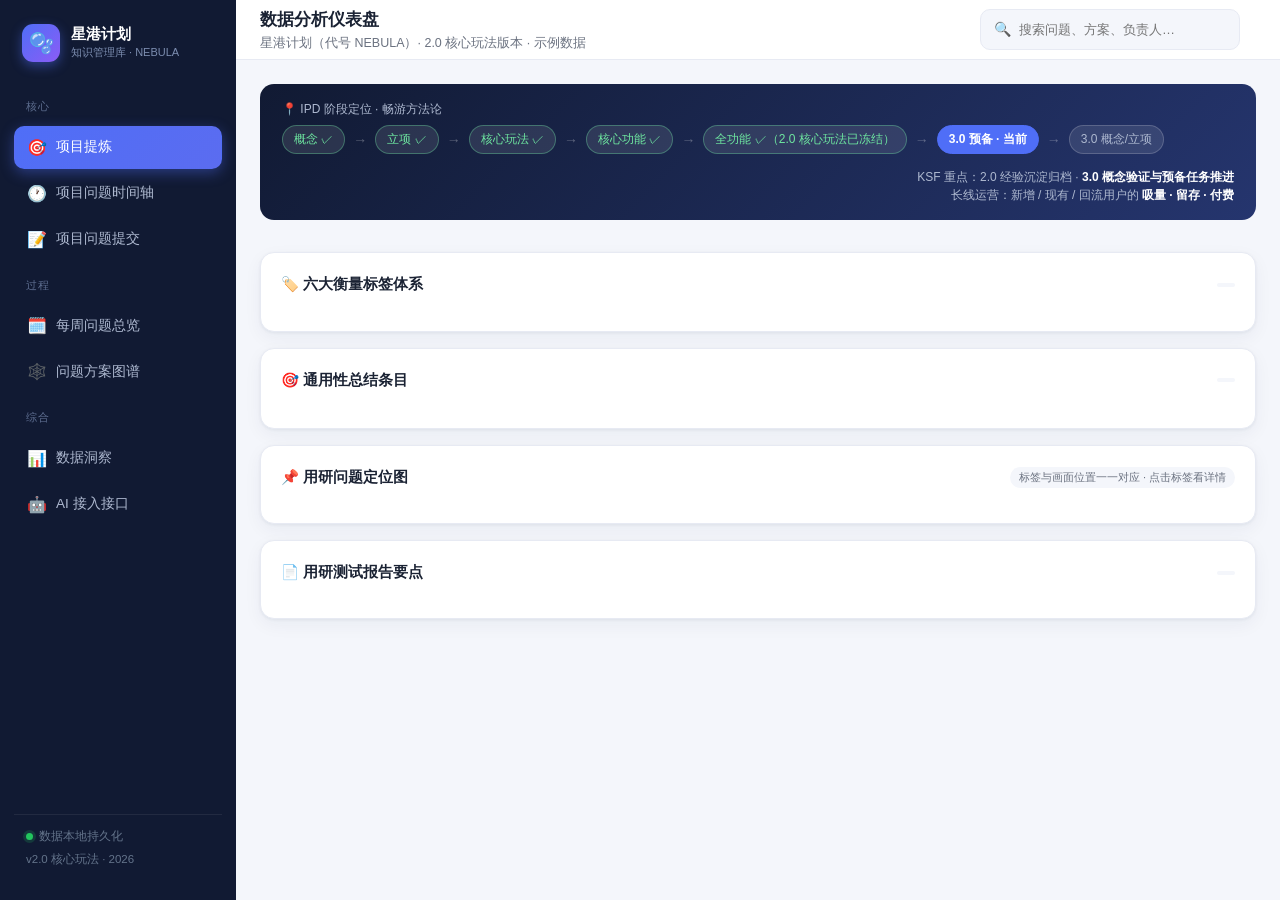
<file: workbench/source/template.html>
<!DOCTYPE html>
<html lang="zh-CN">
<head>
<meta charset="UTF-8">
<meta name="viewport" content="width=device-width, initial-scale=1.0">
<title>星港计划 · 知识管理库</title>
<style>
:root{
  --bg:#f4f6fb;
  --card:#ffffff;
  --text:#1a2233;
  --muted:#6b7280;
  --border:#e7eaf3;
  --primary:#4f6ef7;
  --primary-soft:#eef1fe;
  --primary-deep:#3b56d6;
  --green:#16a34a; --green-soft:#e7f6ee;
  --orange:#f59e0b; --orange-soft:#fef4e2;
  --blue:#3b82f6; --blue-soft:#e8f1fe;
  --red:#ef4444; --red-soft:#fdeaea;
  --purple:#8b5cf6; --purple-soft:#f1ecfe;
  --teal:#0d9488; --teal-soft:#e3f5f3;
  --shadow:0 1px 3px rgba(23,32,74,.06),0 6px 18px rgba(23,32,74,.05);
  --shadow-lg:0 10px 34px rgba(23,32,74,.12);
  --radius:14px;
  --sidebar-w:236px;
  --mono:"SFMono-Regular",Consolas,"Liberation Mono",Menlo,monospace;
}
*{box-sizing:border-box;margin:0;padding:0}
html,body{height:100%}
body{
  font-family:-apple-system,BlinkMacSystemFont,"Segoe UI","PingFang SC","Microsoft YaHei","Hiragino Sans GB",sans-serif;
  background:var(--bg);color:var(--text);font-size:14px;line-height:1.6;
  -webkit-font-smoothing:antialiased;
}
a{color:var(--primary);text-decoration:none}
button{font-family:inherit;cursor:pointer}

/* ===== Layout ===== */
.app{display:flex;height:100vh;overflow:hidden}
.sidebar{
  width:var(--sidebar-w);background:#111a33;color:#cbd5e1;flex-shrink:0;
  display:flex;flex-direction:column;padding:20px 14px;
}
.brand{display:flex;align-items:center;gap:11px;padding:4px 8px 20px}
.brand .logo{
  width:38px;height:38px;border-radius:11px;flex-shrink:0;
  background:linear-gradient(135deg,#4f6ef7,#8b5cf6);
  display:flex;align-items:center;justify-content:center;font-size:20px;
  box-shadow:0 4px 12px rgba(79,110,247,.45);
}
.brand .name{font-size:15px;font-weight:700;color:#fff;line-height:1.25}
.brand .sub{font-size:11px;color:#7c8db0}
.nav{display:flex;flex-direction:column;gap:3px;margin-top:4px}
.nav-item{
  display:flex;align-items:center;gap:11px;padding:11px 12px;border-radius:10px;
  color:#aeb9d0;font-size:13.5px;cursor:pointer;transition:.15s;border:1px solid transparent;background:transparent;
  text-align:left;width:100%;
}
.nav-item .ic{width:18px;text-align:center;font-size:16px;flex-shrink:0}
.nav-item:hover{background:rgba(255,255,255,.06);color:#fff}
.nav-item.active{background:linear-gradient(135deg,#4f6ef7,#5b6cf0);color:#fff;box-shadow:0 4px 14px rgba(79,110,247,.4)}
.nav-group{margin-top:16px;padding:0 12px 6px;font-size:11px;letter-spacing:.06em;color:#5d6d8f;text-transform:uppercase}
.sidebar .foot{margin-top:auto;padding:12px;font-size:11.5px;color:#64748b;line-height:1.6;border-top:1px solid rgba(255,255,255,.07)}
.sidebar .foot .dot{display:inline-block;width:7px;height:7px;border-radius:50%;background:#22c55e;margin-right:6px;box-shadow:0 0 0 3px rgba(34,197,94,.18)}

.main{flex:1;display:flex;flex-direction:column;overflow:hidden;min-width:0}
.topbar{
  height:60px;background:var(--card);border-bottom:1px solid var(--border);
  display:flex;align-items:center;gap:16px;padding:0 24px;flex-shrink:0;
}
.topbar .title{font-size:17px;font-weight:700}
.topbar .crumb{font-size:12.5px;color:var(--muted)}
.topbar .spacer{flex:1}
.search{
  display:flex;align-items:center;gap:8px;background:var(--bg);border:1px solid var(--border);
  border-radius:10px;padding:8px 13px;width:260px;transition:.15s;
}
.search:focus-within{border-color:var(--primary);background:#fff;box-shadow:0 0 0 3px var(--primary-soft)}
.search input{border:none;outline:none;background:transparent;font-size:13px;width:100%;color:var(--text)}
.topbar .today{font-size:12.5px;color:var(--muted);white-space:nowrap}

.content{flex:1;overflow-y:auto;padding:24px}
.view{display:none;animation:fade .25s ease}
.view.active{display:block}
@keyframes fade{from{opacity:0;transform:translateY(6px)}to{opacity:1;transform:none}}

/* ===== Cards & grids ===== */
.grid{display:grid;gap:16px}
.grid-4{grid-template-columns:repeat(4,1fr)}
.grid-2{grid-template-columns:repeat(2,1fr)}
.grid-3{grid-template-columns:repeat(3,1fr)}
@media(max-width:1100px){.grid-4{grid-template-columns:repeat(2,1fr)}.grid-3{grid-template-columns:1fr}.grid-2{grid-template-columns:1fr}}
.card{background:var(--card);border:1px solid var(--border);border-radius:var(--radius);box-shadow:var(--shadow);padding:20px}
.card h3{font-size:14.5px;font-weight:700;margin-bottom:14px;display:flex;align-items:center;gap:8px}
.card h3 .tag{margin-left:auto;font-size:11px;font-weight:500;color:var(--muted);background:var(--bg);padding:2px 9px;border-radius:20px}
.section-title{font-size:16px;font-weight:700;margin:4px 0 16px;display:flex;align-items:center;gap:10px}
.section-title .bar{width:4px;height:18px;background:var(--primary);border-radius:2px}

/* Stat cards */
.stat{position:relative;overflow:hidden;padding:18px 20px}
.stat .label{font-size:12.5px;color:var(--muted);margin-bottom:6px}
.stat .value{font-size:30px;font-weight:800;letter-spacing:-.5px;line-height:1.1}
.stat .unit{font-size:14px;font-weight:500;color:var(--muted);margin-left:2px}
.stat .delta{font-size:12px;margin-top:8px;color:var(--muted)}
.stat .ico{position:absolute;right:14px;top:14px;font-size:26px;opacity:.2}
.stat::before{content:"";position:absolute;left:0;top:0;bottom:0;width:4px;background:var(--c,var(--primary))}
.stat.blue{--c:var(--blue)}.stat.green{--c:var(--green)}.stat.orange{--c:var(--orange)}.stat.red{--c:var(--red)}

/* ===== Chips & badges ===== */
.chip{display:inline-flex;align-items:center;gap:5px;padding:3px 10px;border-radius:20px;font-size:12px;font-weight:500;line-height:1.5;white-space:nowrap}
.st-已解决{background:var(--green-soft);color:var(--green)}
.st-待验证{background:var(--orange-soft);color:var(--orange)}
.st-进行中{background:var(--blue-soft);color:var(--blue)}
.st-未解决{background:var(--red-soft);color:var(--red)}
.p-高{background:var(--red-soft);color:var(--red)}
.p-中{background:var(--orange-soft);color:var(--orange)}
.p-缺陷{background:#fde68a33;color:#b45309}
.p-美术{background:var(--purple-soft);color:var(--purple)}
.p-一般{background:var(--bg);color:var(--muted)}
.cat-chip{background:var(--primary-soft);color:var(--primary-deep)}

/* ===== Tables ===== */
.table-wrap{overflow:auto;border:1px solid var(--border);border-radius:12px}
table{width:100%;border-collapse:collapse;font-size:13px}
thead th{
  position:sticky;top:0;background:#f8fafd;color:var(--muted);font-weight:600;text-align:left;
  padding:11px 14px;border-bottom:1px solid var(--border);font-size:12px;white-space:nowrap;z-index:1;
}
tbody td{padding:11px 14px;border-bottom:1px solid var(--border);vertical-align:top}
tbody tr:hover{background:#fafbfe}
tbody tr:last-child td{border-bottom:none}
.t-title{font-weight:600;max-width:340px}
.t-sub{font-size:12px;color:var(--muted);margin-top:2px;max-width:380px}
.mono{font-family:var(--mono);font-size:12px}

/* ===== Forms ===== */
.form-grid{display:grid;grid-template-columns:1fr 1fr;gap:16px}
@media(max-width:900px){.form-grid{grid-template-columns:1fr}}
.field{display:flex;flex-direction:column;gap:6px}
.field.full{grid-column:1/-1}
.field label{font-size:12.5px;font-weight:600;color:var(--text)}
.field label .req{color:var(--red)}
.field input,.field select,.field textarea{
  border:1px solid var(--border);border-radius:10px;padding:10px 12px;font-size:13.5px;
  font-family:inherit;color:var(--text);background:#fff;transition:.15s;width:100%;
}
.field input:focus,.field select:focus,.field textarea:focus{
  outline:none;border-color:var(--primary);box-shadow:0 0 0 3px var(--primary-soft);
}
.field textarea{resize:vertical;min-height:88px}
.field .hint{font-size:11.5px;color:var(--muted)}
.radio-row{display:flex;gap:8px;flex-wrap:wrap}
.radio-card{
  flex:1;min-width:130px;border:1.5px solid var(--border);border-radius:11px;padding:12px 14px;
  cursor:pointer;transition:.15s;background:#fff;text-align:center;
}
.radio-card input{display:none}
.radio-card .rc-t{font-size:13.5px;font-weight:600;display:block}
.radio-card .rc-d{font-size:11.5px;color:var(--muted);display:block;margin-top:3px}
.radio-card:hover{border-color:#c7cff0}
.radio-card.sel-resolved{border-color:var(--green);background:var(--green-soft)}
.radio-card.sel-unresolved{border-color:var(--red);background:var(--red-soft)}

/* ===== 畅游方法论四段式 ===== */
.meth-group{margin-bottom:20px}
.meth-group .mg-head{font-size:13.5px;font-weight:700;color:var(--primary-deep);margin-bottom:10px;display:flex;align-items:center;gap:8px}
.meth-group .mg-step{
  display:inline-flex;align-items:center;justify-content:center;width:22px;height:22px;border-radius:50%;
  background:var(--primary);color:#fff;font-size:12px;font-weight:700;flex-shrink:0;
}
.meth-group .mg-sub{font-size:11.5px;color:var(--muted);font-weight:400}
.meth-group .mg-body{border-left:3px solid var(--primary-soft);padding-left:14px;margin-left:3px}
.meth-flow{display:flex;align-items:center;gap:6px;flex-wrap:wrap;font-size:12px;color:var(--muted);margin-bottom:16px}
.meth-flow .fstep{background:var(--primary-soft);color:var(--primary-deep);font-weight:600;padding:3px 10px;border-radius:6px}
.meth-flow .farrow{color:#c7cff0;font-weight:700}
/* 详情弹窗四段式卡片 */
.pd-sec{margin-bottom:16px}
.pd-sec .pd-h{font-size:12px;font-weight:700;color:var(--primary-deep);margin-bottom:6px;display:flex;align-items:center;gap:6px}
.pd-sec .pd-b{background:var(--bg);border-radius:10px;padding:10px 14px;font-size:13.5px;line-height:1.7}
.pd-sec .pd-b.sol{background:var(--green-soft)}
.ksf-list{list-style:none;padding:0;margin:0}
.ksf-list li{padding:5px 0 5px 18px;position:relative;font-size:13px;line-height:1.6}
.ksf-list li::before{content:"✓";position:absolute;left:0;color:var(--green);font-weight:700}

/* ===== 压缩后问题条目 & 次级问题 ===== */
.pain-item{
  border:1px solid var(--border);border-radius:12px;padding:15px 18px;margin-bottom:12px;background:#fff;
  transition:.15s;cursor:pointer;
}
.pain-item:hover{box-shadow:var(--shadow-lg);border-color:#c7cff0;transform:translateY(-1px)}
.pain-item .pi-head{display:flex;align-items:center;gap:10px;margin-bottom:8px;flex-wrap:wrap}
.pain-item .pi-no{width:44px;height:26px;border-radius:8px;background:var(--primary-soft);color:var(--primary-deep);font-size:12px;font-weight:700;display:flex;align-items:center;justify-content:center;flex-shrink:0}
.pain-item .pi-title{font-size:14.5px;font-weight:700;flex:1;min-width:200px}
.pain-item .pi-stats{display:flex;gap:6px;flex-shrink:0}
.pain-item .pi-desc{font-size:13px;color:var(--text);line-height:1.7;margin-bottom:10px}
.pain-item .pi-keys{display:flex;flex-direction:column;gap:4px;margin-bottom:10px}
.pain-item .pi-keys span{font-size:12px;color:var(--muted);padding-left:16px;position:relative;line-height:1.6}
.pain-item .pi-keys span::before{content:"·";position:absolute;left:4px;color:var(--primary);font-weight:700}
.pain-item .pi-foot{display:flex;align-items:center;gap:14px;font-size:12px;color:var(--muted);flex-wrap:wrap}
.pain-item .pi-acts{margin-left:auto;display:flex;gap:8px;flex-wrap:wrap}
.pain-item .pi-btn{
  font-size:12px;padding:5px 11px;border-radius:8px;border:1px solid var(--border);background:#fff;
  color:var(--text);cursor:pointer;transition:.15s;font-weight:600;
}
.pain-item .pi-btn:hover{border-color:var(--primary);color:var(--primary);background:var(--primary-soft)}
.pain-item .pi-btn.go{background:var(--primary-soft);border-color:#c7cff0;color:var(--primary-deep)}
.pain-item.hl{border-color:var(--primary);box-shadow:0 0 0 3px rgba(79,110,247,.15)}
.link-banner{
  display:flex;align-items:center;gap:10px;flex-wrap:wrap;
  background:var(--primary-soft);border:1px solid #c7cff0;border-radius:11px;
  padding:11px 16px;margin-bottom:14px;font-size:13px;color:var(--primary-deep);
}
.link-banner b{font-weight:700}
.link-banner .lb-x{
  margin-left:auto;font-size:12px;color:var(--muted);cursor:pointer;text-decoration:underline;background:none;border:none;
}
.tc-topic{
  display:inline-flex;align-items:center;gap:4px;font-size:11.5px;padding:2px 8px;border-radius:999px;
  background:var(--primary-soft);color:var(--primary-deep);cursor:pointer;border:1px solid #dbe2f8;
}
.tc-topic:hover{background:#e2e8fb}
.pd-topics{display:flex;flex-wrap:wrap;gap:6px}

/* ===== 六大衡量标签体系 ===== */
.dim-grid{display:grid;grid-template-columns:repeat(3,minmax(0,1fr));gap:12px}
.dim-card{
  border:1px solid var(--border);border-left:4px solid var(--dc);border-radius:12px;padding:13px 15px;background:#fff;
  cursor:pointer;transition:.15s;
}
.dim-card:hover{box-shadow:var(--shadow-lg);transform:translateY(-2px)}
.dim-card.on{box-shadow:0 0 0 2px var(--dc);border-color:var(--dc);background:var(--bg)}
.dim-card .dc-head{display:flex;align-items:center;gap:8px;margin-bottom:6px}
.dim-card .dc-key{font-size:14.5px;font-weight:700;flex:1}
.dim-card .dc-rate{font-size:12px;font-weight:700;color:var(--dc);background:var(--bg);border-radius:999px;padding:2px 9px}
.dim-card .dc-def{font-size:12px;color:var(--muted);line-height:1.55;min-height:34px}
.dim-card .dc-meter{display:flex;height:7px;border-radius:4px;overflow:hidden;margin:9px 0 7px}
.dim-card .dc-foot{display:flex;gap:10px;font-size:11.5px;color:var(--muted);flex-wrap:wrap}
.dim-card .dc-foot b{color:var(--text)}
.dim-chip{
  display:inline-flex;align-items:center;gap:4px;font-size:11.5px;padding:2px 9px;border-radius:999px;
  background:var(--dcs);color:var(--dc);cursor:pointer;border:1px solid transparent;font-weight:600;
}
.dim-chip:hover{border-color:var(--dc)}
.dim-chip.on{background:var(--dc);color:#fff}
.dim-pick{display:flex;flex-wrap:wrap;gap:8px}
.dim-pick .dp{
  display:inline-flex;align-items:center;gap:6px;font-size:13px;padding:7px 14px;border-radius:10px;
  border:1px solid var(--border);background:#fff;cursor:pointer;transition:.15s;user-select:none;
}
.dim-pick .dp:hover{border-color:var(--dc)}
.dim-pick .dp.on{background:var(--dcs);border-color:var(--dc);color:var(--dc);font-weight:700}

/* ===== 用研问题定位图 ===== */
.shot-grid{display:grid;grid-template-columns:repeat(2,minmax(0,1fr));gap:16px}
.shot-box{border:1px solid var(--border);border-radius:12px;overflow:hidden;background:#0f1424}
.shot-head{display:flex;align-items:center;gap:8px;padding:9px 13px;background:#fafbfe;border-bottom:1px solid var(--border)}
.shot-head .sh-t{font-size:13.5px;font-weight:700;color:var(--text)}
.shot-head .sh-d{font-size:11.5px;color:var(--muted);margin-left:auto}
.shot-canvas{position:relative;line-height:0}
.shot-canvas img{width:100%;display:block}
.shot-tag{
  position:absolute;transform:translate(-50%,-50%);z-index:2;
  font-size:11px;font-weight:700;padding:3px 9px;border-radius:999px;white-space:nowrap;cursor:pointer;
  border:1.5px solid var(--dc);background:rgba(255,255,255,.94);color:var(--dc);box-shadow:0 2px 8px rgba(0,0,0,.28);
  transition:.15s;
}
.shot-tag:hover{background:var(--dc);color:#fff;transform:translate(-50%,-50%) scale(1.06)}
.shot-tag.spot{background:var(--dc);color:#fff}
.shot-tag::before{content:"";display:inline-block;width:6px;height:6px;border-radius:50%;background:currentColor;margin-right:5px;vertical-align:middle}
.shot-legend{display:flex;flex-wrap:wrap;gap:8px;padding:9px 13px;background:#fafbfe;border-top:1px solid var(--border)}

/* ===== 用研报告要点 ===== */
.ur-concl{background:var(--green-soft);border:1px solid #cbe9cf;border-radius:11px;padding:12px 15px;font-size:13px;line-height:1.7;margin-bottom:14px}
.ur-two{display:grid;grid-template-columns:repeat(2,minmax(0,1fr));gap:12px;margin-bottom:14px}
.ur-two .u2{border:1px solid var(--border);border-radius:11px;padding:11px 14px;font-size:12.5px;line-height:1.65}
.ur-two .u2 b{display:block;margin-bottom:4px;font-size:13px}
.ur-adv{border:1px solid var(--border);border-left:4px solid var(--dc);border-radius:10px;padding:11px 14px;margin-bottom:9px;background:#fff}
.ur-adv .ua-h{display:flex;align-items:center;gap:8px;margin-bottom:5px;flex-wrap:wrap}
.ur-adv .ua-n{width:22px;height:22px;border-radius:7px;background:var(--dcs);color:var(--dc);font-size:12px;font-weight:800;display:flex;align-items:center;justify-content:center;flex-shrink:0}
.ur-adv .ua-t{font-size:13.5px;font-weight:700}
.ur-adv .ua-d{font-size:12.5px;color:var(--muted);line-height:1.7}
@media(max-width:1100px){
  .dim-grid,.shot-grid,.ur-two{grid-template-columns:1fr}
}
.defect-bar{display:flex;align-items:center;gap:12px;background:var(--red-soft);border:1px solid #f8d3d3;border-radius:12px;padding:14px 18px;margin-bottom:8px}
.defect-bar .db-ico{font-size:22px}
.defect-bar .db-t{font-size:13.5px;font-weight:700;color:#b91c1c}
.defect-bar .db-d{font-size:12px;color:#7f1d1d;margin-top:2px}
.defect-bar .db-n{margin-left:auto;font-size:24px;font-weight:800;color:#b91c1c;white-space:nowrap}
.minor-toggle{
  width:100%;display:flex;align-items:center;gap:10px;padding:15px 20px;
  border:none;background:#fafbfe;font-size:13.5px;font-weight:600;color:var(--text);cursor:pointer;transition:.15s;
}
.minor-toggle:hover{background:#f3f5fa}
.minor-toggle .arrow{transition:.2s;color:var(--muted)}
.minor-toggle.open .arrow{transform:rotate(180deg)}

/* ===== 版本大类 Tab ===== */
.ver-tabs{display:flex;gap:8px;flex-wrap:wrap}
.ver-tab{
  display:inline-flex;align-items:center;gap:7px;padding:9px 15px;border-radius:10px;
  border:1.5px solid var(--border);background:#fff;cursor:pointer;font-size:13px;font-weight:600;
  color:var(--muted);transition:.15s;
}
.ver-tab:hover{border-color:#c7cff0;color:var(--text)}
.ver-tab.on{background:var(--primary);border-color:var(--primary);color:#fff;box-shadow:0 4px 12px rgba(79,110,247,.3)}
.ver-tab .vt-n{font-size:11.5px;background:rgba(0,0,0,.08);padding:1px 8px;border-radius:20px}
.ver-tab.on .vt-n{background:rgba(255,255,255,.25)}
.ver-tab.archive{border-style:dashed}
.ver-tab.archive.on{background:#64748b;border-color:#64748b}
/* ===== IPD 阶段横幅 ===== */
.ipd-banner{
  display:flex;align-items:center;gap:14px;flex-wrap:wrap;
  background:linear-gradient(135deg,#111a33,#25356e);color:#fff;border-radius:var(--radius);
  padding:16px 22px;margin-bottom:16px;
}
.ipd-banner .ib-stage{display:flex;align-items:center;gap:8px;flex-wrap:wrap}
.ipd-banner .ib-step{font-size:12px;padding:4px 11px;border-radius:20px;background:rgba(255,255,255,.1);border:1px solid rgba(255,255,255,.18);color:#aeb9d0}
.ipd-banner .ib-step.done{color:#6ee7a0;border-color:rgba(110,231,160,.35)}
.ipd-banner .ib-step.now{background:var(--primary);border-color:var(--primary);color:#fff;font-weight:700}
.ipd-banner .ib-arrow{color:rgba(255,255,255,.3)}
.ipd-banner .ib-ksf{font-size:12px;color:#aeb9d0;margin-left:auto;text-align:right;line-height:1.5}
.ipd-banner .ib-ksf b{color:#fff}
/* 分组小标题（每周总览版本分组） */
.week-group-title{width:100%;font-size:12px;font-weight:700;color:var(--muted);margin:8px 0 2px;display:flex;align-items:center;gap:8px}
.week-group-title::after{content:"";flex:1;height:1px;background:var(--border)}
.ver-badge{display:inline-flex;align-items:center;gap:4px;font-size:10.5px;font-weight:600;padding:1px 7px;border-radius:20px;white-space:nowrap}
.ver-badge.v20dev{background:var(--blue-soft);color:var(--blue)}
.ver-badge.v20trans{background:var(--green-soft);color:var(--green)}
.ver-badge.v10{background:#f1f5f9;color:#64748b}
.ver-head{display:flex;align-items:center;gap:10px;padding:14px 20px;border-bottom:1px solid var(--border);flex-wrap:wrap}
.ver-head.v3{background:linear-gradient(90deg,#e8f5f2,#fff)}
.ver-head .vh-badge{font-size:14px;font-weight:700;color:var(--teal)}
.ver-head .vh-sub{font-size:12px;color:var(--muted)}
.ver-head .vh-count{margin-left:auto;font-size:12.5px;font-weight:700;color:var(--teal);background:#fff;border:1px solid var(--border);padding:3px 12px;border-radius:20px}

/* ===== Buttons ===== */
.btn{
  display:inline-flex;align-items:center;justify-content:center;gap:7px;
  border:1px solid var(--border);background:#fff;color:var(--text);border-radius:10px;
  padding:9px 16px;font-size:13.5px;font-weight:600;transition:.15s;
}
.btn:hover{background:#f7f8fc}
.btn.primary{background:var(--primary);border-color:var(--primary);color:#fff;box-shadow:0 4px 12px rgba(79,110,247,.3)}
.btn.primary:hover{background:var(--primary-deep)}
.btn.ghost{background:transparent;border-color:var(--border)}
.btn.sm{padding:6px 11px;font-size:12.5px;border-radius:8px}
.btn.danger{color:var(--red)}
.btn:disabled{opacity:.5;cursor:not-allowed}
.btn-row{display:flex;gap:10px;margin-top:18px;flex-wrap:wrap}

/* ===== Empty / toast / modal ===== */
.empty{text-align:center;padding:46px 20px;color:var(--muted)}
.empty .e-ico{font-size:42px;margin-bottom:12px;opacity:.5}
.toast{
  position:fixed;bottom:26px;left:50%;transform:translateX(-50%) translateY(20px);
  background:#111a33;color:#fff;padding:11px 20px;border-radius:11px;font-size:13.5px;
  opacity:0;pointer-events:none;transition:.25s;z-index:999;box-shadow:var(--shadow-lg);max-width:80vw;
}
.toast.show{opacity:1;transform:translateX(-50%) translateY(0)}
.toast.ok{background:#14532d}
.toast.err{background:#7f1d1d}
.modal-mask{
  position:fixed;inset:0;background:rgba(15,23,42,.45);backdrop-filter:blur(3px);
  display:none;align-items:center;justify-content:center;z-index:900;padding:20px;
}
.modal-mask.show{display:flex}
.modal{background:#fff;border-radius:16px;box-shadow:var(--shadow-lg);max-width:560px;width:100%;padding:24px;max-height:90vh;overflow:auto;animation:fade .2s}

/* ===== Dashboard specifics ===== */
.legend{display:flex;flex-wrap:wrap;gap:8px 16px;margin-top:12px}
.legend .lg{display:flex;align-items:center;gap:6px;font-size:12px;color:var(--muted)}
.legend .sw{width:10px;height:10px;border-radius:3px}
.chart-box{display:flex;align-items:center;justify-content:center;min-height:220px}
.bar-row{display:flex;align-items:center;gap:10px;margin-bottom:10px}
.bar-row .b-label{width:110px;text-align:right;font-size:12px;color:var(--muted);flex-shrink:0;white-space:nowrap;overflow:hidden;text-overflow:ellipsis}
.bar-row .b-track{flex:1;background:var(--bg);border-radius:6px;height:22px;overflow:hidden;position:relative}
.bar-row .b-fill{height:100%;border-radius:6px;transition:width .5s ease;display:flex;align-items:center;justify-content:flex-end;padding-right:7px;font-size:11px;color:#fff;font-weight:600;min-width:24px}
.bar-row .b-val{width:34px;font-size:12px;color:var(--text);font-weight:600}

/* ===== Weekly ===== */
.week-pill{display:inline-flex;align-items:center;gap:8px;padding:9px 15px;border-radius:11px;border:1.5px solid var(--border);cursor:pointer;font-size:13px;background:#fff;transition:.15s;flex-wrap:wrap}
.week-pill:hover{border-color:#c7cff0}
.week-pill.on{background:var(--primary);border-color:var(--primary);color:#fff;box-shadow:0 4px 12px rgba(79,110,247,.3)}
.week-pill .w-badge{font-size:11px;font-weight:700;background:var(--primary-soft);color:var(--primary-deep);padding:1px 8px;border-radius:20px}
.week-pill.on .w-badge{background:rgba(255,255,255,.25);color:#fff}
.meet-list{list-style:none;margin-top:4px}
.meet-list li{padding:9px 0;border-bottom:1px dashed var(--border);display:flex;gap:9px;font-size:13px}
.meet-list li:last-child{border-bottom:none}
.meet-list .mk{flex-shrink:0;color:var(--primary);font-weight:700}

/* ===== Graph ===== */
.graph-toolbar{display:flex;align-items:center;gap:10px;flex-wrap:wrap;margin-bottom:14px}
.graph-canvas-wrap{position:relative;border:1px solid var(--border);border-radius:var(--radius);background:
  radial-gradient(circle at 1px 1px,#e6e9f2 1px,transparent 0) 0 0/22px 22px,#fff;
  overflow:hidden;height:640px;cursor:grab}
#graphCanvas{display:block;touch-action:none}
.graph-canvas-wrap.dragging{cursor:grabbing}
.graph-tip{position:absolute;left:12px;top:12px;background:#fff;border:1px solid var(--border);border-radius:10px;padding:8px 12px;font-size:12px;color:var(--muted);box-shadow:var(--shadow);pointer-events:none}
.node-tip{
  position:absolute;pointer-events:none;background:#111a33;color:#fff;border-radius:10px;
  padding:10px 13px;font-size:12px;max-width:300px;box-shadow:var(--shadow-lg);display:none;z-index:5;line-height:1.5;
}
.node-tip .nt-t{font-weight:700;margin-bottom:3px}
.node-tip .nt-m{color:#cbd5e1}

/* ===== AI ===== */
.ai-banner{background:linear-gradient(135deg,#111a33,#25356e);color:#fff;border-radius:var(--radius);padding:26px;position:relative;overflow:hidden}
.ai-banner::after{content:"";position:absolute;right:-40px;top:-40px;width:200px;height:200px;border-radius:50%;background:radial-gradient(circle,rgba(139,92,246,.4),transparent 70%)}
.ai-banner h2{font-size:20px;margin-bottom:8px}
.ai-banner p{color:#aeb9d0;font-size:13.5px;max-width:640px}
.ai-banner .badges{display:flex;gap:8px;margin-top:16px;flex-wrap:wrap}
.ai-banner .b{font-size:11.5px;padding:5px 12px;border-radius:20px;background:rgba(255,255,255,.12);border:1px solid rgba(255,255,255,.18)}
.code-block{background:#0f172a;color:#dbe4f5;border-radius:11px;padding:16px;font-family:var(--mono);font-size:12px;overflow:auto;line-height:1.7;white-space:pre}
.api-item{display:flex;gap:12px;padding:14px 0;border-bottom:1px dashed var(--border)}
.api-item:last-child{border-bottom:none}
.api-item .m{font-family:var(--mono);font-size:11px;font-weight:700;color:#fff;background:var(--methodC,var(--primary));padding:2px 8px;border-radius:6px;height:fit-content;white-space:nowrap}
.api-item .d{flex:1}
.api-item .d .an{font-weight:700;font-family:var(--mono);font-size:13px}
.api-item .d .ad{font-size:12.5px;color:var(--muted);margin-top:3px}

/* ===== 横向时间轴 ===== */
.timeline-scroll{overflow-x:auto;overflow-y:hidden;padding:8px 4px 16px}
.timeline-scroll::-webkit-scrollbar{height:8px}
.timeline-scroll::-webkit-scrollbar-thumb{background:#d5dbea;border-radius:4px}
.timeline-track{
  position:relative;display:flex;min-width:max-content;padding:28px 26px;
}
.timeline-track::before{
  content:"";position:absolute;left:0;right:0;top:50%;
  height:3px;transform:translateY(-50%);
  background:linear-gradient(90deg,transparent,#c9d2e6 4%,#c9d2e6 96%,transparent);
}
.tl-node{
  position:relative;width:280px;flex:0 0 280px;
  display:grid;grid-template-rows:1fr auto 1fr;align-items:center;justify-items:center;
}
.tl-node .tl-slot{width:100%;display:flex;flex-direction:column}
.tl-node .tl-slot.top{justify-content:flex-end;align-self:end}
.tl-node .tl-slot.bottom{justify-content:flex-start;align-self:start}
.tl-node .tl-dot{
  width:18px;height:18px;border-radius:50%;border:3px solid #fff;z-index:2;
  background:var(--dot,#94a3b8);box-shadow:0 0 0 2px var(--dot,#94a3b8),0 2px 6px rgba(0,0,0,.15);
}
.tl-card{
  width:100%;background:#fff;border:1px solid var(--border);border-radius:12px;
  padding:13px 14px;cursor:pointer;transition:.16s;box-shadow:var(--shadow);
  position:relative;
}
.tl-card:hover{transform:translateY(-3px);box-shadow:var(--shadow-lg);border-color:#c7cff0}
.tl-card .tc-date{font-size:11px;color:var(--muted);font-family:var(--mono);margin-bottom:5px}
.tl-card .tc-title{font-size:13px;font-weight:700;line-height:1.45;margin-bottom:8px;display:-webkit-box;-webkit-line-clamp:2;-webkit-box-orient:vertical;overflow:hidden}
.tl-card .tc-tags{display:flex;gap:5px;flex-wrap:wrap}
.tl-card .tc-sol{font-size:11.5px;color:var(--muted);margin-top:8px;line-height:1.5;display:-webkit-box;-webkit-line-clamp:2;-webkit-box-orient:vertical;overflow:hidden}
.tl-card .tc-sol b{color:var(--green);font-weight:600}
.tl-connector{position:absolute;left:50%;top:50%;transform:translate(-50%,-50%);width:calc(100% + 0px);height:3px;z-index:1}

/* responsive */
@media(max-width:820px){
  .sidebar{width:66px;padding:16px 8px}
  .brand .name,.brand .sub,.nav-item span,.nav-group,.sidebar .foot{display:none}
  .nav-item{justify-content:center}
}
</style>
</head>
<body>
<div class="app">
  <aside class="sidebar">
    <div class="brand">
      <div class="logo">🫧</div>
      <div>
        <div class="name">星港计划</div>
        <div class="sub">知识管理库 · NEBULA</div>
      </div>
    </div>
    <div class="nav-group">核心</div>
    <nav class="nav">
      <button class="nav-item active" data-view="insight"><span class="ic">🎯</span><span>项目提炼</span></button>
      <button class="nav-item" data-view="timeline"><span class="ic">🕐</span><span>项目问题时间轴</span></button>
      <button class="nav-item" data-view="daily"><span class="ic">📝</span><span>项目问题提交</span></button>
    </nav>
    <div class="nav-group">过程</div>
    <nav class="nav">
      <button class="nav-item" data-view="weekly"><span class="ic">🗓️</span><span>每周问题总览</span></button>
      <button class="nav-item" data-view="graph"><span class="ic">🕸️</span><span>问题方案图谱</span></button>
    </nav>
    <div class="nav-group">综合</div>
    <nav class="nav">
      <button class="nav-item" data-view="dashboard"><span class="ic">📊</span><span>数据洞察</span></button>
      <button class="nav-item" data-view="ai"><span class="ic">🤖</span><span>AI 接入接口</span></button>
    </nav>
    <div class="foot">
      <div><span class="dot"></span>数据本地持久化</div>
      <div style="margin-top:4px">v2.0 核心玩法 · 2026</div>
    </div>
  </aside>

  <div class="main">
    <header class="topbar">
      <div>
        <div class="title" id="viewTitle">数据分析仪表盘</div>
        <div class="crumb">星港计划（代号 NEBULA）· 2.0 核心玩法版本 · 示例数据</div>
      </div>
      <div class="spacer"></div>
      <div class="search">
        <span>🔍</span>
        <input id="globalSearch" placeholder="搜索问题、方案、负责人…" />
      </div>
      <div class="today" id="todayLabel"></div>
    </header>

    <div class="content">
      <!-- ============ 项目提炼（最高优先级 · 与时间轴联动） ============ -->
      <section class="view active" id="view-insight">
        <div class="ipd-banner">
          <div>
            <div style="font-size:12px;color:#aeb9d0;margin-bottom:6px">📍 IPD 阶段定位 · 畅游方法论</div>
            <div class="ib-stage">
              <span class="ib-step done">概念 ✓</span><span class="ib-arrow">→</span>
              <span class="ib-step done">立项 ✓</span><span class="ib-arrow">→</span>
              <span class="ib-step done">核心玩法 ✓</span><span class="ib-arrow">→</span>
              <span class="ib-step done">核心功能 ✓</span><span class="ib-arrow">→</span>
              <span class="ib-step done">全功能 ✓（2.0 核心玩法已冻结）</span><span class="ib-arrow">→</span>
              <span class="ib-step now">3.0 预备 · 当前</span><span class="ib-arrow">→</span>
              <span class="ib-step">3.0 概念/立项</span>
            </div>
          </div>
          <div class="ib-ksf">
            KSF 重点：2.0 经验沉淀归档 · <b>3.0 概念验证与预备任务推进</b><br>
            长线运营：新增 / 现有 / 回流用户的 <b>吸量 · 留存 · 付费</b>
          </div>
        </div>
        <div class="grid grid-4" id="insightStats" style="margin-bottom:16px"></div>
        <div class="card" style="margin-bottom:16px">
          <h3>🏷️ 六大衡量标签体系 <span class="tag" id="dimTag"></span></h3>
          <div class="dim-grid" id="dimCards"></div>
        </div>
        <div class="card" style="margin-bottom:16px">
          <h3>🎯 通用性总结条目 <span class="tag" id="painTag"></span>
            <span class="tag" id="dimFilterTag" style="display:none"></span>
          </h3>
          <div id="dimBanner" class="link-banner" style="display:none"></div>
          <div id="painList"></div>
          <div id="defectSummary" style="margin-top:16px"></div>
        </div>
        <div class="card" style="margin-bottom:16px">
          <h3>📌 用研问题定位图 <span class="tag">标签与画面位置一一对应 · 点击标签看详情</span></h3>
          <div class="shot-grid" id="urShots"></div>
        </div>
        <div class="card">
          <h3>📄 用研测试报告要点 <span class="tag" id="urTag"></span></h3>
          <div id="urReport"></div>
        </div>
      </section>

      <!-- ============ 数据洞察（数据分析仪表盘 + 全部问题库） ============ -->
      <section class="view" id="view-dashboard">
        <div class="grid grid-4" id="statCards" style="margin-bottom:16px"></div>
        <div class="card" style="margin-bottom:16px">
          <h3>版本阶段概览</h3>
          <div id="versionSummary"></div>
        </div>
        <div class="grid grid-2" style="margin-bottom:16px">
          <div class="card">
            <h3>问题状态分布 <span class="tag">全量</span></h3>
            <div class="chart-box" id="donutStatus"></div>
            <div class="legend" id="legendStatus"></div>
          </div>
          <div class="card">
            <h3>六大衡量标签分布 <span class="tag">与图谱 / 项目提炼口径一致</span></h3>
            <div id="barDimension"></div>
          </div>
        </div>
        <div class="card" style="margin-bottom:14px;padding:14px 20px">
          <div style="display:flex;gap:10px;flex-wrap:wrap;align-items:center">
            <select id="libStatus" style="border:1px solid var(--border);border-radius:9px;padding:8px 12px;font-size:13px;background:#fff">
              <option value="">全部状态</option>
              <option>已解决</option><option>待验证</option><option>进行中</option><option>未解决</option>
            </select>
            <select id="libCategory" style="border:1px solid var(--border);border-radius:9px;padding:8px 12px;font-size:13px;background:#fff">
              <option value="">全部分类</option>
            </select>
            <select id="libDim" style="border:1px solid var(--border);border-radius:9px;padding:8px 12px;font-size:13px;background:#fff">
              <option value="">全部衡量标签</option>
            </select>
            <select id="libPriority" style="border:1px solid var(--border);border-radius:9px;padding:8px 12px;font-size:13px;background:#fff">
              <option value="">全部优先级</option>
              <option>高</option><option>中</option><option>缺陷</option><option>美术</option><option>一般</option>
            </select>
            <span id="libVerHint" style="font-size:12px;color:var(--muted)">按版本大类分区：3.0 预备优先 · 2.0 已结束归档折叠</span>
          </div>
        </div>
        <div class="card" style="padding:0">
          <div class="ver-head v3">
            <span class="vh-badge">🚀 3.0 预备任务</span>
            <span class="vh-sub">过渡期暂定任务 · 当前优先处理</span>
            <span class="vh-count" id="v3Count"></span>
          </div>
          <div class="table-wrap">
            <table>
              <thead><tr>
                <th style="width:70px">编号</th><th>问题</th><th style="width:110px">分类</th>
                <th style="width:90px">优先级</th><th style="width:90px">状态</th><th style="width:110px">负责人</th><th style="width:60px"></th>
              </tr></thead>
              <tbody id="libBody"></tbody>
            </table>
          </div>
        </div>
        <div class="card" style="padding:0;margin-top:16px;overflow:hidden">
          <button class="minor-toggle" id="archiveToggle">
            <span>📦 2.0 版本归档 <span style="font-weight:400;color:var(--muted);font-size:12px">（07/06 - 08/31 · 已结束）</span></span>
            <span class="chip" style="background:var(--bg);color:var(--muted)" id="archiveCount"></span>
            <span class="arrow" id="archiveArrow">▾</span>
          </button>
          <div id="archiveList" style="display:none">
            <div class="table-wrap" style="border:none;border-top:1px solid var(--border);border-radius:0">
              <table>
                <thead><tr>
                  <th style="width:70px">编号</th><th>问题</th><th style="width:110px">分类</th>
                  <th style="width:90px">优先级</th><th style="width:90px">状态</th><th style="width:110px">负责人</th><th style="width:60px"></th>
                </tr></thead>
                <tbody id="archiveBody"></tbody>
              </table>
            </div>
          </div>
        </div>
        <div class="card" style="padding:0;margin-top:16px;overflow:hidden">
          <button class="minor-toggle" id="minorToggle">
            <span>🗂️ 次级问题 · 关联分析库 <span style="font-weight:400;color:var(--muted);font-size:12px">（一次性 / 无通用性条目）</span></span>
            <span class="chip" style="background:var(--bg);color:var(--muted)" id="minorToggleCount"></span>
            <span class="arrow" id="minorArrow">▾</span>
          </button>
          <div id="minorList" style="display:none">
            <div class="table-wrap" style="border:none;border-top:1px solid var(--border);border-radius:0">
              <table>
                <thead><tr>
                  <th style="width:70px">编号</th><th>问题</th><th style="width:110px">分类</th>
                  <th style="width:90px">优先级</th><th style="width:90px">状态</th><th style="width:110px">负责人</th><th style="width:60px"></th>
                </tr></thead>
                <tbody id="minorBody"></tbody>
              </table>
            </div>
          </div>
        </div>
      </section>

      <!-- ============ 项目问题时间轴 ============ -->
      <section class="view" id="view-timeline">
        <div id="tlLinkBar" class="link-banner" style="display:none"></div>
        <div class="card" style="margin-bottom:16px;padding:16px 20px">
          <div style="display:flex;gap:10px;flex-wrap:wrap;align-items:center">
            <div style="font-size:13.5px;color:var(--muted)">筛选：</div>
            <select id="tlVersion" style="border:1px solid var(--border);border-radius:9px;padding:8px 12px;font-size:13px;background:#fff">
              <option value="">全部版本</option>
              <option value="v3.0">🚀 3.0 预备（优先）</option>
              <option value="v2.0">📦 2.0 归档</option>
            </select>
            <select id="tlStatus" style="border:1px solid var(--border);border-radius:9px;padding:8px 12px;font-size:13px;background:#fff">
              <option value="">全部状态</option>
              <option>已解决</option><option>进行中</option><option>未解决</option>
            </select>
            <select id="tlCategory" style="border:1px solid var(--border);border-radius:9px;padding:8px 12px;font-size:13px;background:#fff">
              <option value="">全部分类</option>
            </select>
            <div class="spacer" style="flex:1"></div>
            <span class="chip cat-chip" id="tlCount"></span>
          </div>
        </div>
        <div class="card">
          <h3>🕐 项目问题 · 解决方案时间轴 <span class="tag">目标 → KSF → 方案 → 复盘</span></h3>
          <div class="meth-flow">
            <span class="fstep">🎯 正确的目标</span><span class="farrow">→</span>
            <span class="fstep">🔑 关键成功要素</span><span class="farrow">→</span>
            <span class="fstep">💡 解决方案</span><span class="farrow">→</span>
            <span class="fstep">🔄 复盘反思</span>
            <span style="margin-left:8px;color:var(--muted)">点击节点卡片查看完整四段式</span>
          </div>
          <div class="timeline-scroll" id="timelineScroll">
            <div class="timeline-track" id="timelineTrack"></div>
          </div>
        </div>
      </section>

      <!-- ============ 项目问题提交 ============ -->
      <section class="view" id="view-daily">
        <div class="grid" style="grid-template-columns:1.15fr 1fr;gap:16px" id="dailyGrid">
          <div class="card">
            <h3>📝 提交项目问题 · 解决方案</h3>
            <div class="meth-flow">
              <span class="fstep">🎯 正确的目标</span><span class="farrow">→</span>
              <span class="fstep">🔑 KSF</span><span class="farrow">→</span>
              <span class="fstep">💡 解决方案</span><span class="farrow">→</span>
              <span class="fstep">🔄 复盘反思</span>
            </div>
            <div class="form-grid" id="dailyForm">
              <div class="meth-group full">
                <div class="mg-head"><span class="mg-step">1</span>正确的目标 <span class="mg-sub">厘清这个事项真正要达成的成果</span></div>
                <div class="mg-body">
                  <div class="form-grid">
                    <div class="field full">
                      <label>事项标题 <span class="req">*</span></label>
                      <input id="fTitle" placeholder="一句话概括，例如：无尽模式性能瓶颈" />
                    </div>
                    <div class="field full">
                      <label>目标成果 <span class="req">*</span></label>
                      <textarea id="fGoal" placeholder="要交付的成果是什么？尽量量化 / 可验证，例如：保障体验测试流畅运行、消除卡顿"></textarea>
                    </div>
                  </div>
                </div>
              </div>
              <div class="meth-group full">
                <div class="mg-head"><span class="mg-step">2</span>关键成功要素 KSF <span class="mg-sub">达成目标的关键点，每行一条</span></div>
                <div class="mg-body">
                  <div class="field full">
                    <textarea id="fKsf" placeholder="例：&#10;程序全力性能优化&#10;缺失资源落实到位&#10;无尽模式流畅度达标"></textarea>
                  </div>
                </div>
              </div>
              <div class="meth-group full">
                <div class="mg-head"><span class="mg-step">3</span>解决方案 <span class="mg-sub">基于 KSF 制定，多套备选优中选优</span></div>
                <div class="mg-body">
                  <div class="field full">
                    <textarea id="fSolution" placeholder="描述具体解决方案，可写多套备选并标注优选方案"></textarea>
                  </div>
                </div>
              </div>
              <div class="meth-group full">
                <div class="mg-head"><span class="mg-step">4</span>复盘反思 <span class="mg-sub">验证方式 + 复盘节点</span></div>
                <div class="mg-body">
                  <div class="field full">
                    <textarea id="fReview" placeholder="如何验证成果达成？何时复盘？为后续优化沉淀什么？"></textarea>
                  </div>
                </div>
              </div>
              <div class="field">
                <label>事项分类</label>
                <select id="fCategory"></select>
              </div>
              <div class="field">
                <label>严重程度</label>
                <select id="fSeverity">
                  <option value="高">高</option>
                  <option value="中" selected>中</option>
                  <option value="低">低</option>
                </select>
              </div>
              <div class="field">
                <label>提出日期</label>
                <input type="date" id="fDate" />
              </div>
              <div class="field">
                <label>来源</label>
                <input id="fSource" placeholder="如：周会 / 跑测 / 复盘" />
              </div>
              <div class="field full">
                <label>衡量标签（六大项 · 可多选）<span class="req">*</span></label>
                <div class="dim-pick" id="fDims"></div>
                <div class="hint" id="fDimHint" style="font-size:11.5px;color:var(--muted);margin-top:6px">
                  标签口径来自用研报告：新鲜感 / 目标感 / 成长感 / 乐趣性 / 社交感 / 时间成本
                </div>
              </div>
              <div class="field full">
                <label>解决状态 <span class="req">*</span></label>
                <div class="radio-row">
                  <label class="radio-card sel-unresolved" id="rcUnresolved">
                    <input type="radio" name="status" value="未解决" checked>
                    <span class="rc-t">🔴 未解决</span>
                    <span class="rc-d">方案未定，可后续补交</span>
                  </label>
                  <label class="radio-card" id="rcResolved">
                    <input type="radio" name="status" value="已解决">
                    <span class="rc-t">🟢 已解决</span>
                    <span class="rc-d">方案已落地</span>
                  </label>
                </div>
              </div>
              <div class="field full">
                <div class="btn-row" style="margin-top:0">
                  <button class="btn primary" id="btnSubmit">✅ 提交记录</button>
                  <button class="btn ghost" id="btnReset">清空重填</button>
                </div>
              </div>
            </div>
          </div>
          <div class="card">
            <h3>🗒️ 我的提交记录 <span class="tag" id="myCount">0 条</span></h3>
            <div id="mySubmissions"></div>
          </div>
        </div>
      </section>

      <!-- ============ 每周总览 ============ -->
      <section class="view" id="view-weekly">
        <div class="card" style="margin-bottom:16px">
          <h3>选择周次</h3>
          <div style="display:flex;gap:8px;flex-wrap:wrap" id="weekSelector"></div>
        </div>
        <div id="weeklyBody"></div>
      </section>

      <!-- ============ 网络图谱 ============ -->
      <section class="view" id="view-graph">
        <div class="card">
          <div class="graph-toolbar">
            <select id="graphVersion" style="border:1px solid var(--border);border-radius:9px;padding:8px 12px;font-size:13px;background:#fff">
              <option value="v3.0">🚀 仅 3.0 预备（优先）</option>
              <option value="all">全部版本</option>
              <option value="v2.0">📦 仅 2.0 归档</option>
            </select>
            <select id="graphDimension" style="border:1px solid var(--border);border-radius:9px;padding:8px 12px;font-size:13px;background:#fff">
              <option value="all">全部衡量标签</option>
            </select>
            <select id="graphOwner" style="border:1px solid var(--border);border-radius:9px;padding:8px 12px;font-size:13px;background:#fff">
              <option value="all">全部负责人</option>
            </select>
            <select id="graphLayout" style="border:1px solid var(--border);border-radius:9px;padding:8px 12px;font-size:13px;background:#fff">
              <option value="force">力导向布局</option>
              <option value="radial">径向布局</option>
            </select>
            <button class="btn sm" id="btnGraphFit">⤢ 重置视图</button>
            <div class="legend">
              <span class="lg"><span class="sw" style="background:var(--purple)"></span>衡量标签（六维）</span>
              <span class="lg"><span class="sw" style="background:var(--teal)"></span>负责人</span>
              <span class="lg"><span class="sw" style="background:#cbd5e1"></span>高价值问题</span>
              <span class="lg"><span class="sw" style="background:var(--green)"></span>解决方案</span>
            </div>
          </div>
          <div class="graph-canvas-wrap" id="graphWrap">
            <canvas id="graphCanvas"></canvas>
            <div class="graph-tip">分类口径已统一为六大衡量标签（新鲜感/目标感/成长感/乐趣性/社交感/时间成本）· 默认仅 3.0 预备 · 滚轮缩放 · 拖拽节点 · 悬停查看详情</div>
            <div class="node-tip" id="nodeTip"></div>
          </div>
        </div>
      </section>

      <!-- ============ AI 接入 ============ -->
      <section class="view" id="view-ai">
        <div class="ai-banner" style="margin-bottom:16px">
          <h2>🤖 AI 接入接口已预留</h2>
          <p>本知识库内置标准化的 AI 桥接接口（<code style="font-family:var(--mono)">window.KnowledgeBaseAI</code>），
          后续可接入大模型 / Agent 自动完成问题录入、方案补全、周报生成与知识图谱更新。</p>
          <div class="badges">
            <span class="b">🟢 前端桥接已就绪</span>
            <span class="b">🔌 REST 接口预留</span>
            <span class="b">🧠 可配置模型端点</span>
            <span class="b">💾 数据本地持久化</span>
          </div>
        </div>

        <div class="grid grid-2" style="margin-bottom:16px">
          <div class="card">
            <h3>AI 服务配置</h3>
            <div class="form-grid">
              <div class="field full">
                <label>接口端点 Endpoint</label>
                <input id="aiEndpoint" placeholder="https://your-ai-service.com/v1/kb" />
              </div>
              <div class="field">
                <label>API Key（可选）</label>
                <input id="aiKey" type="password" placeholder="sk-..." />
              </div>
              <div class="field">
                <label>模型名称</label>
                <input id="aiModel" placeholder="gpt-4 / deepseek-chat …" />
              </div>
              <div class="field full">
                <div class="btn-row" style="margin-top:0">
                  <button class="btn primary" id="btnSaveAi">💾 保存配置</button>
                  <button class="btn" id="btnTestAi">🔌 测试连接</button>
                  <button class="btn ghost" id="btnAiSync">🔄 触发一次 AI 同步</button>
                </div>
              </div>
            </div>
          </div>
          <div class="card">
            <h3>桥接对象一览 <span class="tag">window.KnowledgeBaseAI</span></h3>
            <div id="apiList"></div>
          </div>
        </div>

        <div class="card">
          <h3>接入示例（供后续 AI / Agent 调用）</h3>
          <div class="code-block" id="apiSample"></div>
        </div>
      </section>
    </div>
  </div>
</div>

<div class="modal-mask" id="modalMask">
  <div class="modal" id="modalBox"></div>
</div>
<div class="toast" id="toast"></div>

<script>
window.KB_DATA = __KB_DATA__;

/* ================= 核心状态 ================= */
const LS_KEY = 'nebula_kb_user_items_v1';
const LS_AI = 'nebula_kb_ai_config_v1';
const LS_PI = 'nebula_kb_project_issues_v1';

// 安全存储：file:// 或隐私模式下 localStorage 可能不可用，用内存兜底
const _memStore = {};
const safeStorage = {
  get(k){ try{ const v = localStorage.getItem(k); return v===null ? undefined : v; }catch(e){ return _memStore[k]; } },
  set(k,v){ try{ localStorage.setItem(k,v); }catch(e){ _memStore[k]=v; } },
  remove(k){ try{ localStorage.removeItem(k); }catch(e){ delete _memStore[k]; } }
};

function loadUserItems(){
  try{ return JSON.parse(safeStorage.get(LS_KEY)) || []; }catch(e){ return []; }
}
function saveUserItems(arr){
  safeStorage.set(LS_KEY, JSON.stringify(arr));
}
function uid(){ return 'u' + Date.now().toString(36) + Math.random().toString(36).slice(2,7); }

const CATEGORY_COLORS = {
  '结算流程':'#8b5cf6','商店与货币':'#f59e0b','装备系统':'#3b82f6','地图与导航':'#0d9488',
  'AI 行为':'#ef4444','拾取与背包':'#4f6ef7','战斗与操作':'#e11d48','表现与美术':'#ec4899',
  '场景与物理':'#14b8a6','道具与增益':'#84cc16','性能优化':'#6366f1','其他':'#94a3b8'
};
const STATUS_COLORS = {'已解决':'#16a34a','待验证':'#f59e0b','进行中':'#3b82f6','未解决':'#ef4444'};
const STATUS_ORDER = ['已解决','待验证','进行中','未解决'];
const PRIORITY_COLORS = {'高':'#ef4444','中':'#f59e0b','缺陷':'#b45309','美术':'#8b5cf6','一般':'#94a3b8'};

// 项目问题分类配色（时间轴/提交用）
const PI_CAT_COLORS = {'玩法设计':'#8b5cf6','功能开发':'#3b82f6','性能优化':'#6366f1','资源管理':'#f59e0b','版本管理':'#0d9488','其他':'#94a3b8'};

let userItems = loadUserItems();
function allItems(){
  return (window.KB_DATA.items || []).concat(userItems);
}

// ---- 项目问题及解决方案（分析提炼 + 手动提交）----
function loadProjectIssues(){
  try{ return JSON.parse(safeStorage.get(LS_PI)) || []; }catch(e){ return []; }
}
function saveProjectIssues(arr){
  safeStorage.set(LS_PI, JSON.stringify(arr));
}
let userProjectIssues = loadProjectIssues();
function allProjectIssues(){
  const base = (window.KB_DATA.projectIssues || []);
  return base.concat(userProjectIssues);
}

/* ================= 工具函数 ================= */
const $ = s => document.querySelector(s);
const esc = s => String(s==null?'':s).replace(/[&<>"']/g, c=>({'&':'&amp;','<':'&lt;','>':'&gt;','"':'&quot;',"'":'&#39;'}[c]));
function toast(msg, type){
  const t = $('#toast'); t.textContent = msg; t.className = 'toast show ' + (type||'');
  clearTimeout(t._t); t._t = setTimeout(()=> t.className='toast', 2400);
}
function todayStr(){ return new Date().toISOString().slice(0,10); }
function weekOf(dateStr){
  if(!dateStr) return '未标注';
  const d = new Date(dateStr+'T00:00:00');
  const weekBuckets = [
    ['第1周 07/06-07/12',new Date('2026-07-06T00:00:00'),new Date('2026-07-12T00:00:00')],
    ['第2周 07/13-07/19',new Date('2026-07-13T00:00:00'),new Date('2026-07-19T00:00:00')],
    ['第3周 07/20-07/26',new Date('2026-07-20T00:00:00'),new Date('2026-07-26T00:00:00')],
    ['第4周 07/27-08/02',new Date('2026-07-27T00:00:00'),new Date('2026-08-02T00:00:00')],
    ['第5周 08/03-08/09',new Date('2026-08-03T00:00:00'),new Date('2026-08-09T00:00:00')],
    ['第6周 08/10-08/16',new Date('2026-08-10T00:00:00'),new Date('2026-08-16T00:00:00')],
    ['第7周 08/17-08/23',new Date('2026-08-17T00:00:00'),new Date('2026-08-23T00:00:00')],
    ['第8周 08/24-08/30',new Date('2026-08-24T00:00:00'),new Date('2026-08-30T00:00:00')],
    ['第9周 08/31-09/06',new Date('2026-08-31T00:00:00'),new Date('2026-09-06T00:00:00')],
    ['第10周 09/07-09/13',new Date('2026-09-07T00:00:00'),new Date('2026-09-13T00:00:00')],
    ['第11周 09/14-09/20',new Date('2026-09-14T00:00:00'),new Date('2026-09-20T00:00:00')],
  ];
  for(const [label,s,e] of weekBuckets){ if(d>=s && d<=e) return label; }
  return '未标注';
}

/* ================= 视图路由 ================= */
let libTopicFilter = null; // 数据洞察-问题库的主题筛选状态
let tlPiFilter = null;     // 时间轴的项目问题关联筛选（来自「项目提炼」联动）
const TITLES = {insight:'项目提炼',dashboard:'数据洞察',timeline:'项目问题时间轴',daily:'项目问题提交',weekly:'每周问题总览',graph:'问题方案网络图谱',ai:'AI 接入接口'};
function switchView(v){
  document.querySelectorAll('.nav-item').forEach(b=> b.classList.toggle('active', b.dataset.view===v));
  document.querySelectorAll('.view').forEach(s=> s.classList.remove('active'));
  $('#view-'+v).classList.add('active');
  $('#viewTitle').textContent = TITLES[v];
  if(v==='insight') renderInsight();
  if(v==='dashboard') renderDashboard();
  if(v==='timeline') renderTimeline();
  if(v==='daily') renderDaily();
  if(v==='weekly') renderWeekly();
  if(v==='graph') renderGraph();
  if(v==='ai') renderAI();
}
document.querySelectorAll('.nav-item').forEach(b=> b.addEventListener('click', ()=>{
  libTopicFilter = null;
  tlPiFilter = null;
  dimFilter = null;
  dimPick.length = 0;
  switchView(b.dataset.view);
}));

/* ================= 项目提炼（核心看板 · 与时间轴双向联动） ================= */
let insightHlTopic = null;   // 从时间轴跳回提炼板块时的定位高亮
let dimFilter = null;        // 六维标签筛选（项目提炼）
let libDimFilter = null;     // 六维标签筛选（数据洞察问题库）
const dimPick = [];          // 提交表单的六维标签多选
let mDimPick = [];           // 补交/编辑弹窗的六维标签多选
const DIMS = ()=> window.KB_DATA.dimensions || [];
const DIM_MAP = ()=>{ const m={}; DIMS().forEach(d=> m[d.key]=d); return m; };
function dimStyle(key){
  const d = DIM_MAP()[key];
  const c = d ? d.color : '#94a3b8';
  return `--dc:${c};--dcs:${c}1f`;
}
function dimChip(key, on, attrs){
  const d = DIM_MAP()[key];
  const icon = d ? d.icon : '🏷️';
  return `<span class="dim-chip ${on?'on':''}" style="${dimStyle(key)}" ${attrs||''}>${icon} ${esc(key)}</span>`;
}
function renderInsight(){
  const items = allItems();
  const total = items.length;
  const allTopics = window.KB_DATA.topics || [];
  const painPoints = dimFilter ? allTopics.filter(p=> (p.dims||[]).includes(dimFilter)) : allTopics;
  const allPi = allProjectIssues();
  const linkedIds = new Set();
  painPoints.forEach(p=> (p.relatedPi||[]).forEach(id=> linkedIds.add(id)));
  const piPending = allPi.filter(p=> p.status!=='已解决').length;
  const minorCount = items.filter(i=> i.layer==='minor').length;
  const unresolved = items.filter(i=> i.statusNorm==='未解决').length;

  $('#insightStats').innerHTML = `
    <div class="card stat" style="--c:var(--purple)"><div class="ico">🏷️</div><div class="label">衡量标签体系</div><div class="value">${DIMS().length}<span class="unit">维</span></div><div class="delta">来自用研报告 · N=34 样本</div></div>
    <div class="card stat blue"><div class="ico">📋</div><div class="label">已覆盖问题明细</div><div class="value">${total-minorCount}<span class="unit">条</span></div><div class="delta">次级 ${minorCount} 条归入关联分析库</div></div>
    <div class="card stat" style="--c:#0d9488"><div class="ico">🕐</div><div class="label">关联项目问题</div><div class="value">${allPi.length}<span class="unit">条</span></div><div class="delta">已与提炼条目建立关联 · 未收敛 ${piPending} 条</div></div>
    <div class="card stat red"><div class="ico">⚠️</div><div class="label">未解决（全量）</div><div class="value">${unresolved}<span class="unit">条</span></div><div class="delta">3.0 预备优先收敛</div></div>`;

  // ---- 六大衡量标签体系 ----
  const dm = DIM_MAP();
  const meta = window.KB_DATA.dimensionMeta || {};
  $('#dimTag').textContent = meta.source || '';
  const distCls = meta.distLabels || ['非常满意','比较满意','一般','不满意'];
  const distCols = ['#16a34a','#84cc16','#f59e0b','#ef4444'];
  $('#dimCards').innerHTML = DIMS().map(d=>{
    const on = dimFilter===d.key;
    const dist = d.dist || [0,0,0,0];
    const sum = dist.reduce((a,b)=>a+b,0) || 1;
    return `<div class="dim-card ${on?'on':''}" data-dim="${esc(d.key)}" style="${dimStyle(d.key)}">
      <div class="dc-head">
        <span style="font-size:17px">${d.icon}</span>
        <span class="dc-key">${esc(d.key)}</span>
        <span class="dc-rate">满意率 ${esc(d.passRate)}</span>
      </div>
      <div class="dc-def">${esc(d.def)}</div>
      <div class="dc-meter" title="${dist.map((v,i)=>distCls[i]+' '+v+'%').join(' · ')}">
        ${dist.map((v,i)=>`<span style="width:${v/sum*100}%;background:${distCols[i]}"></span>`).join('')}
      </div>
      <div class="dc-foot">
        <span>明细 <b>${d.itemCount}</b> 条</span>
        <span>未解决 <b>${d.unresolved}</b></span>
        <span>提炼条目 <b>${(d.relatedTopics||[]).length}</b></span>
        ${d.score && d.score!=='—' ? `<span>得分 <b>${esc(d.score)}</b></span><span>加权 <b>${esc(d.weighted)}</b></span>` : ''}
      </div>
      <div class="dc-foot" style="margin-top:6px">
        <span style="color:var(--green)">▲ ${esc(d.good.slice(0,26))}…</span>
      </div>
      <div class="dc-foot" style="margin-top:2px">
        <span style="color:var(--red)">▼ ${esc(d.bad.slice(0,26))}…</span>
      </div>
    </div>`;
  }).join('');
  $('#dimCards').querySelectorAll('.dim-card').forEach(c=>{
    c.addEventListener('click', ()=>{
      dimFilter = (dimFilter===c.dataset.dim) ? null : c.dataset.dim;
      renderInsight();
    });
  });

  $('#painTag').textContent = `${total} 条 → ${allTopics.length} 类`;
  const ft = $('#dimFilterTag'), bn = $('#dimBanner');
  if(dimFilter){
    const d = dm[dimFilter] || {};
    ft.style.display = 'inline-flex';
    ft.textContent = `已按「${dimFilter}」筛选 · ${painPoints.length} 条`;
    bn.style.display = 'flex';
    bn.innerHTML = `🏷️ 当前维度：<b>${esc(dimFilter)}</b>（${esc(d.icon||'')} ${esc(d.def||'')}）· 命中 ${painPoints.length} 条提炼条目
      <button class="lb-x" id="dimUnpick">清除维度筛选</button>`;
    $('#dimUnpick').onclick = ()=>{ dimFilter = null; renderInsight(); };
  } else {
    ft.style.display='none'; bn.style.display='none'; bn.innerHTML='';
  }
  // 负责人按主题重新归一统计（合并别名、去括号注释、过滤非人名）
  const ownersOf = (topic)=>{
    const cnt = {};
    items.filter(i=> i.topic===topic).forEach(i=> normalizeOwners(i.owner).forEach(n=> cnt[n]=(cnt[n]||0)+1));
    return Object.keys(cnt).sort((a,b)=> cnt[b]-cnt[a]).slice(0,4);
  };
  $('#painList').innerHTML = painPoints.map((p,idx)=>{
    const un = p.unresolved||0;
    const piIds = p.relatedPi||[];
    const owners = ownersOf(p.topic);
    return `<div class="pain-item" data-topic="${esc(p.topic)}">
      <div class="pi-head">
        <span class="pi-no">P-${String(idx+1).padStart(2,'0')}</span>
        <span class="pi-title">${esc(p.title)}</span>
        <span class="pi-stats">
          ${(p.dims||[]).map(d=>dimChip(d, dimFilter===d, `data-pick="${esc(d)}" title="按「${esc(d)}」筛选提炼条目"`)).join('')}
          <span class="chip" style="background:var(--primary-soft);color:var(--primary-deep)">${p.count} 条</span>
          ${un?`<span class="chip st-未解决">未解决 ${un}</span>`:`<span class="chip st-已解决">已收敛</span>`}
        </span>
      </div>
      <div class="pi-desc">${esc(p.desc)}</div>
      <div class="pi-keys">${(p.keys||[]).map(k=>`<span>${esc(k)}</span>`).join('')}</div>
      <div class="pi-foot">
        <span>主题：${esc(p.topic)}</span>
        ${owners.length?`<span>👤 ${esc(owners.join('、'))}</span>`:''}
        <span class="pi-acts">
          <button class="pi-btn go" data-act="link" data-topic="${esc(p.topic)}">🔗 关联项目问题 ${piIds.length}</button>
          <button class="pi-btn" data-act="detail" data-topic="${esc(p.topic)}">查看明细 →</button>
        </span>
      </div>
    </div>`;
  }).join('');

  // 缺陷类任务总结
  const ds = window.KB_DATA.defectSummary || {};
  $('#defectSummary').innerHTML = `
    <div class="defect-bar">
      <span class="db-ico">🐛</span>
      <div class="db-t">缺陷（Bug）专项</div>
      <div class="db-n">${ds.resolved||0}<small style="font-size:12px;color:var(--muted)"> / ${ds.total||0} 已修复</small></div>
    </div>`;

  // 联动：关联项目问题 → 时间轴；查看明细 → 数据洞察问题库
  $('#painList').querySelectorAll('button[data-act]').forEach(b=>{
    b.addEventListener('click', (ev)=>{
      ev.stopPropagation();
      const topic = b.dataset.topic;
      const p = painPoints.find(x=> x.topic===topic) || {};
      if(b.dataset.act==='link'){
        tlPiFilter = { topic, ids: p.relatedPi||[] };
        switchView('timeline');
      } else {
        libTopicFilter = topic;
        switchView('dashboard');
      }
    });
  });
  // 卡片上的六维标签 → 维度筛选
  $('#painList').querySelectorAll('.dim-chip[data-pick]').forEach(c=>{
    c.addEventListener('click', (ev)=>{
      ev.stopPropagation();
      dimFilter = (dimFilter===c.dataset.pick) ? null : c.dataset.pick;
      renderInsight();
    });
  });

  renderUrShots();
  renderUrReport();

  // 从时间轴跳回时高亮对应提炼条目
  if(insightHlTopic){
    const el = $('#painList').querySelector(`.pain-item[data-topic="${insightHlTopic}"]`);
    if(el){ el.classList.add('hl'); if(el.scrollIntoView) el.scrollIntoView({block:'center'}); }
    insightHlTopic = null;
  }
}

/* ---- 用研问题定位图：标签与画面位置一一对应 ---- */
function renderUrShots(){
  const ur = window.KB_DATA.urReport || {};
  const wrap = $('#urShots');
  if(!wrap) return;
  const shots = ur.images || [];
  if(!shots.length){ wrap.innerHTML = '<div class="empty">暂无用研定位图</div>'; return; }
  wrap.innerHTML = shots.map(im=>{
    const tags = (im.hotspots||[]).map((h,i)=>{
      const isSpot = h.kind==='亮点';
      return `<span class="shot-tag ${isSpot?'spot':''}" style="${dimStyle(h.dim)};left:${h.x}%;top:${h.y}%"
        data-shot="${esc(im.key)}" data-hs="${i}"
        title="${esc(h.dim)} · ${esc(h.kind)}：${esc(h.text)}">${isSpot?'▲':'▼'} ${esc(h.dim)}</span>`;
    }).join('');
    const dims = [...new Set((im.hotspots||[]).map(h=>h.dim))];
    return `<div class="shot-box">
      <div class="shot-head">
        <span class="sh-t">${esc(im.title)}</span>
        <span class="sh-d">${esc(im.desc)}</span>
      </div>
      <div class="shot-canvas">
        <img src="${im.src}" alt="${esc(im.title)}" loading="lazy" />
        ${tags}
      </div>
      <div class="shot-legend">
        ${dims.map(d=>dimChip(d, false, `data-pick="${esc(d)}"`)).join('')}
        <span style="margin-left:auto;font-size:11.5px;color:var(--muted)">共 ${(im.hotspots||[]).length} 个标签 · ▲亮点 ▼问题</span>
      </div>
    </div>`;
  }).join('');
  // 标签点击 → 详情弹窗
  wrap.querySelectorAll('.shot-tag').forEach(t=>{
    t.addEventListener('click', ()=>{
      const im = shots.find(s=> s.key===t.dataset.shot);
      const h = (im.hotspots||[])[+t.dataset.hs];
      if(!h) return;
      const d = DIM_MAP()[h.dim] || {};
      const list = h.kind==='亮点' ? (d.good||'') : (d.bad||'');
      $('#modalBox').innerHTML = `
        <h3 style="margin-bottom:6px">${esc(im.title)}</h3>
        <div style="font-size:12px;color:var(--muted);margin-bottom:14px">用研问题定位 · ${esc(h.kind)}</div>
        <div style="display:flex;gap:6px;flex-wrap:wrap;margin-bottom:14px">
          ${dimChip(h.dim, true)}
          <span class="chip" style="background:${h.kind==='亮点'?'var(--green-soft)':'var(--red-soft)'};color:${h.kind==='亮点'?'#16a34a':'#b91c1c'}">${esc(h.kind)}</span>
        </div>
        <div class="pd-sec"><div class="pd-h">具体问题所在</div>
          <div class="pd-b">${esc(h.text)}</div></div>
        ${d.def?`<div class="pd-sec"><div class="pd-h">维度定义</div><div class="pd-b">${esc(d.def)}</div></div>`:''}
        ${list?`<div class="pd-sec"><div class="pd-h">用研结论（${esc(h.kind==='亮点'?'亮点':'不足')}）</div><div class="pd-b">${esc(list)}</div></div>`:''}
        ${d.advice?`<div class="pd-sec"><div class="pd-h">改进建议</div><div class="pd-b sol">${esc(d.advice)}</div></div>`:''}
        <div class="btn-row" style="margin-top:14px">
          <button class="btn primary" id="mDim">🏷️ 在项目提炼中筛选「${esc(h.dim)}」</button>
          <button class="btn ghost" id="mClose">关闭</button>
        </div>`;
      $('#modalMask').classList.add('show');
      $('#mClose').onclick = ()=> $('#modalMask').classList.remove('show');
      $('#mDim').onclick = ()=>{
        $('#modalMask').classList.remove('show');
        dimFilter = h.dim; renderInsight();
      };
    });
  });
  // 图例维度 → 筛选
  wrap.querySelectorAll('.dim-chip[data-pick]').forEach(c=>{
    c.addEventListener('click', ()=>{ dimFilter = c.dataset.pick; renderInsight(); });
  });
}

/* ---- 用研报告要点 ---- */
function renderUrReport(){
  const ur = window.KB_DATA.urReport || {};
  const el = $('#urReport');
  if(!el) return;
  $('#urTag').textContent = ur.subtitle || '';
  el.innerHTML = `
    <div class="ur-concl"><b>📌 ${esc(ur.title||'')}</b><br>${esc(ur.conclusion||'')}</div>
    <div class="ur-two">
      <div class="u2" style="border-left:3px solid var(--green)"><b>✅ 留存动因（留存率 92%）</b>${esc((ur.retention||{}).stay||'')}</div>
      <div class="u2" style="border-left:3px solid var(--red)"><b>⚠️ 流失原因</b>${esc((ur.churn||{}).leave||'')}</div>
    </div>
    <div style="font-size:13px;font-weight:700;margin:16px 0 9px">整体建议（按六维标签归类）</div>
    ${(ur.advices||[]).map(a=>`
      <div class="ur-adv" style="${dimStyle(a.dim)}">
        <div class="ua-h">
          <span class="ua-n">${a.n}</span>
          <span class="ua-t">${esc(a.t)}</span>
          ${dimChip(a.dim, false, `data-pick="${esc(a.dim)}"`)}
        </div>
        <div class="ua-d">${esc(a.d)}</div>
      </div>`).join('')}
    <div class="shot-legend" style="border:none;padding:0;margin-top:12px">
      <span style="font-size:11.5px;color:var(--muted)">维度说明：${DIMS().map(d=>`${d.icon} ${d.key}`).join(' · ')} · 计分口径：-2 非常不好 ～ +2 非常好</span>
    </div>`;
  el.querySelectorAll('.dim-chip[data-pick]').forEach(c=>{
    c.addEventListener('click', ()=>{ dimFilter = c.dataset.pick; renderInsight(); });
  });
}

/* ================= 数据洞察（数据分析仪表盘 + 全部问题库 合并） ================= */
function renderDashboard(){
  const items = allItems();
  const total = items.length;
  const byStatus = {}; STATUS_ORDER.forEach(s=> byStatus[s]=0);
  items.forEach(i=> byStatus[i.statusNorm] = (byStatus[i.statusNorm]||0)+1);
  const resolved = byStatus['已解决'];
  const rate = total ? Math.round(resolved/total*100) : 0;
  const v3 = items.filter(i=> verOf(i)==='v3.0');
  const v3Unresolved = v3.filter(i=> i.statusNorm==='未解决').length;
  const v2Count = total - v3.length;

  $('#statCards').innerHTML = `
    <div class="card stat" style="--c:#0d9488"><div class="ico">🚀</div><div class="label">3.0 预备任务（当前）</div><div class="value">${v3.length}<span class="unit">条</span></div><div class="delta">过渡期暂定 · 未解决 ${v3Unresolved} 条</div></div>
    <div class="card stat green"><div class="ico">✅</div><div class="label">已解决</div><div class="value">${resolved}<span class="unit">条</span></div><div class="delta">解决率 ${rate}%</div></div>
    <div class="card stat blue"><div class="ico">📋</div><div class="label">2.0 版本归档（已结束）</div><div class="value">${v2Count}<span class="unit">条</span></div><div class="delta">07/06 - 08/31 已冻结</div></div>
    <div class="card stat red"><div class="ico">⚠️</div><div class="label">未解决（全量）</div><div class="value">${byStatus['未解决']}<span class="unit">条</span></div><div class="delta">3.0 预备优先收敛</div></div>`;

  // 状态分布
  $('#donutStatus').innerHTML = donutChart(STATUS_ORDER.map(s=>({label:s,value:byStatus[s],color:STATUS_COLORS[s]})), 168);
  $('#legendStatus').innerHTML = STATUS_ORDER.map(s=> `<span class="lg"><span class="sw" style="background:${STATUS_COLORS[s]}"></span>${s} · ${byStatus[s]}</span>`).join('');

  // 六大衡量标签分布（统计口径与图谱 / 项目提炼一致）
  const dmv = DIM_MAP();
  const dimRows = DIMS().map(d=>{
    const sub = items.filter(i=> (i.dims||[]).includes(d.key));
    return {key:d.key, icon:d.icon, color:d.color, n:sub.length,
            unresolved:sub.filter(i=> i.statusNorm==='未解决').length,
            rate:d.passRate, def:d.def};
  }).sort((a,b)=> b.n-a.n);
  const maxD = Math.max(...dimRows.map(r=>r.n), 1);
  $('#barDimension').innerHTML = dimRows.map(r=>`
    <div class="bar-row" title="${esc(r.def)}">
      <div class="b-label" style="width:76px">${r.icon} ${esc(r.key)}</div>
      <div class="b-track">
        <div class="b-fill" style="width:${Math.round(r.n/maxD*100)}%;background:${r.color}">${r.n}</div>
      </div>
      <div class="b-val" style="width:auto;font-size:11.5px;color:var(--muted)">未解决 ${r.unresolved}</div>
    </div>`).join('')
    + `<div style="margin-top:10px;font-size:11.5px;color:var(--muted);line-height:1.7">
        满意率：${dimRows.map(r=>`${r.icon} ${r.key} ${esc(r.rate)}`).join(' · ')}<br>
        <span style="color:var(--muted)">数据来源：用研测试报告（N=34）· 每条问题可带多个标签</span></div>`;

  // 版本阶段概览
  const vs = window.KB_DATA.versionSummary || {};
  $('#versionSummary').innerHTML = `
    <div style="display:flex;flex-wrap:wrap;gap:12px 28px">
      <div style="flex:1;min-width:220px">
        <div style="font-size:12px;color:var(--muted)">版本定位</div>
        <div style="font-size:13.5px;margin-top:4px">${esc(vs.positioning||'')}</div>
      </div>
      <div style="flex:1;min-width:220px">
        <div style="font-size:12px;color:var(--muted)">核心原则</div>
        <div style="font-size:13.5px;margin-top:4px;color:var(--primary-deep)">${esc(vs.principle||'')}</div>
      </div>
      <div style="min-width:140px">
        <div style="font-size:12px;color:var(--muted)">版本周期</div>
        <div style="font-size:13.5px;margin-top:4px" class="mono">${esc(vs.period||'')}</div>
      </div>
    </div>`;

  // 合并进来的全部问题库
  renderLibrary();
}

function donutChart(segments, size){
  const total = segments.reduce((s,x)=>s+x.value,0);
  if(!total) return `<div class="empty" style="padding:20px">暂无数据</div>`;
  const r = size/2 - 14, cx = size/2, cy = size/2, sw = 26;
  const C = 2*Math.PI*r;
  let offset = 0;
  let arcs = '';
  segments.forEach(seg=>{
    if(!seg.value) return;
    const frac = seg.value/total;
    const dash = frac*C;
    arcs += `<circle cx="${cx}" cy="${cy}" r="${r}" fill="none" stroke="${seg.color}" stroke-width="${sw}"
      stroke-dasharray="${dash} ${C-dash}" stroke-dashoffset="${-offset}" transform="rotate(-90 ${cx} ${cy})">
      <title>${esc(seg.label)}: ${seg.value}</title></circle>`;
    offset += dash;
  });
  return `<svg width="${size}" height="${size}" viewBox="0 0 ${size} ${size}">${arcs}
    <text x="${cx}" y="${cy-2}" text-anchor="middle" font-size="24" font-weight="800" fill="#1a2233">${total}</text>
    <text x="${cx}" y="${cy+18}" text-anchor="middle" font-size="11" fill="#6b7280">总条目</text></svg>`;
}

function weeklyTrend(items){
  const weeks = ['第1周 07/06-07/12','第2周 07/13-07/19','第3周 07/20-07/26','第4周 07/27-08/02','第5周 08/03-08/09','第6周 08/10-08/16','第7周 08/17-08/23','第8周 08/24-08/30','第9周 08/31-09/06','第10周 09/07-09/13','第11周 09/14-09/20'];
  const added = {}, solved = {};
  weeks.forEach(w=>{added[w]=0;solved[w]=0});
  items.forEach(i=>{
    const w = i.week || weekOf(i.date);
    if(!w || !(w in added)) return;
    added[w]++;
    if(i.statusNorm==='已解决') solved[w]++;
  });
  const labels = weeks.map(w=> 'W'+w.match(/第(\d+)周/)[1]);
  const data = weeks.map(w=>({added:added[w], solved:solved[w]}));
  const W = 560, H = 260, padL=34, padR=14, padT=16, padB=30;
  const maxV = Math.max(...data.map(d=>d.added), 4);
  const iw = (W-padL-padR)/weeks.length;
  let bars = '', grid = '';
  for(let g=0; g<=4; g++){
    const y = padT + (H-padT-padB)*(g/4);
    grid += `<line x1="${padL}" y1="${y}" x2="${W-padR}" y2="${y}" stroke="#eef0f6" stroke-width="1"/>`;
    grid += `<text x="${padL-8}" y="${y+4}" text-anchor="end" font-size="10" fill="#9aa3b5">${Math.round(maxV*(1-g/4))}</text>`;
  }
  data.forEach((d,i)=>{
    const x = padL + i*iw + iw/2;
    const h1 = (H-padT-padB)*(d.added/maxV);
    const h2 = (H-padT-padB)*(d.solved/maxV);
    const y1 = H-padB-h1, y2 = H-padB-h2;
    bars += `<rect x="${x-11}" y="${y1}" width="13" height="${h1}" rx="3" fill="#4f6ef7"><title>新增 ${d.added}</title></rect>`;
    bars += `<rect x="${x+4}" y="${y2}" width="13" height="${h2}" rx="3" fill="#16a34a"><title>解决 ${d.solved}</title></rect>`;
    bars += `<text x="${x}" y="${H-padB+14}" text-anchor="middle" font-size="10" fill="#9aa3b5">${labels[i]}</text>`;
  });
  return `<svg width="100%" viewBox="0 0 ${W} ${H}">${grid}${bars}</svg>
    <div class="legend" style="justify-content:center"><span class="lg"><span class="sw" style="background:#4f6ef7"></span>新增问题</span><span class="lg"><span class="sw" style="background:#16a34a"></span>已解决</span></div>`;
}

/* ================= 每日提交 ================= */
function renderDaily(){
  renderDimPick();
  // 填充分类下拉（项目问题分类）
  const catSel = $('#fCategory');
  catSel.innerHTML = (window.KB_DATA.projectIssueCategories||['玩法设计','功能开发','性能优化','资源管理','版本管理','其他']).map(c=>`<option value="${esc(c)}">${esc(c)}</option>`).join('');
  $('#fDate').value = todayStr();
  renderMySubmissions();
}

/* 提交表单的六维标签多选 */
function renderDimPick(){
  const box = $('#fDims');
  if(!box) return;
  box.innerHTML = DIMS().map(d=>{
    const on = dimPick.includes(d.key);
    return `<span class="dp ${on?'on':''}" data-key="${esc(d.key)}" style="${dimStyle(d.key)}" title="${esc(d.def)}">${d.icon} ${esc(d.key)}</span>`;
  }).join('');
  box.querySelectorAll('.dp').forEach(el=>{
    el.addEventListener('click', ()=>{
      const k = el.dataset.key;
      const i = dimPick.indexOf(k);
      if(i>=0) dimPick.splice(i,1); else dimPick.push(k);
      renderDimPick();
    });
  });
}

function renderMySubmissions(){
  const list = $('#mySubmissions');
  $('#myCount').textContent = userProjectIssues.length + ' 条';
  if(!userProjectIssues.length){
    list.innerHTML = `<div class="empty"><div class="e-ico">🕐</div><div>暂无手动提交的项目问题<br>提交后将自动进入「项目问题时间轴」</div></div>`;
    return;
  }
  list.innerHTML = userProjectIssues.slice().reverse().map(it=>{
    const isResolved = it.status==='已解决';
    const catColor = PI_CAT_COLORS[it.category]||'#94a3b8';
    return `<div style="border:1px solid var(--border);border-radius:11px;padding:12px 14px;margin-bottom:10px">
      <div style="font-weight:600;font-size:13.5px">${esc(it.title)}</div>
      <div style="margin-top:6px;display:flex;gap:6px;flex-wrap:wrap">
        <span class="chip" style="background:${catColor}1a;color:${catColor}">${esc(it.category)}</span>
        <span class="chip st-${esc(it.status)}">${esc(it.status)}</span>
        ${it.severity?`<span class="chip" style="background:var(--bg);color:var(--muted)">${esc(it.severity)}</span>`:''}
        ${(it.ksf&&it.ksf.length)?`<span class="chip" style="background:var(--bg);color:var(--muted)">🔑 KSF ${it.ksf.length} 项</span>`:''}
        ${(it.dims||[]).map(d=>dimChip(d,false)).join('')}
      </div>
      ${it.goal?`<div style="margin-top:8px;font-size:12.5px;color:var(--muted);line-height:1.5">🎯 ${esc(it.goal)}</div>`:''}
      ${it.solution?`<div style="margin-top:8px;font-size:12.5px;color:var(--muted)">💡 ${esc(it.solution)}</div>`:''}
      <div style="margin-top:6px;font-size:11.5px;color:var(--muted)">${esc(it.date||'')} · ${esc(it.source||'手动提交')}</div>
      <div style="margin-top:9px;display:flex;gap:8px">
        ${!isResolved?`<button class="btn sm primary" data-act="supplement" data-id="${it.id}">💡 补交方案</button>`:''}
        ${isResolved?`<button class="btn sm ghost" data-act="edit" data-id="${it.id}">✏️ 编辑</button>`:''}
        <button class="btn sm ghost danger" data-act="del" data-id="${it.id}">删除</button>
      </div>
    </div>`;
  }).join('');

  list.querySelectorAll('button[data-act]').forEach(b=>{
    b.addEventListener('click', ()=>{
      const id = b.dataset.id, act = b.dataset.act;
      const it = userProjectIssues.find(x=>x.id===id);
      if(act==='del'){
        if(confirm('确定删除这条项目问题？')){ userProjectIssues = userProjectIssues.filter(x=>x.id!==id); saveProjectIssues(userProjectIssues); renderMySubmissions(); toast('已删除','err'); }
      } else if(act==='supplement'){
        openSupplementModal(it);
      } else if(act==='edit'){
        openSupplementModal(it, true);
      }
    });
  });
}

function openSupplementModal(it, isEdit){
  const ksfText = (it.ksf||[]).join('\n');
  $('#modalBox').innerHTML = `
    <h3 style="margin-bottom:4px">${isEdit?'✏️ 编辑项目问题':'💡 补交解决方案'}</h3>
    <div class="meth-flow" style="margin-top:8px">
      <span class="fstep">🎯 目标</span><span class="farrow">→</span>
      <span class="fstep">🔑 KSF</span><span class="farrow">→</span>
      <span class="fstep">💡 方案</span><span class="farrow">→</span>
      <span class="fstep">🔄 复盘</span>
    </div>
    <div class="form-grid">
      <div class="field full"><label>事项标题</label><input id="mTitle" value="${esc(it.title)}"></div>
      <div class="field full"><label>🎯 目标成果</label><textarea id="mGoal">${esc(it.goal||'')}</textarea></div>
      <div class="field full"><label>🔑 关键成功要素 KSF（每行一条）</label><textarea id="mKsf">${esc(ksfText)}</textarea></div>
      <div class="field full"><label>💡 解决方案（多套备选优中选优）</label><textarea id="mSolution">${esc(it.solution||'')}</textarea></div>
      <div class="field full"><label>🔄 复盘反思（验证方式 + 复盘节点）</label><textarea id="mReview">${esc(it.review||'')}</textarea></div>
      <div class="field"><label>分类</label><select id="mCategory">
        ${(window.KB_DATA.projectIssueCategories||[]).map(c=>`<option ${c===it.category?'selected':''}>${c}</option>`).join('')}
      </select></div>
      <div class="field"><label>严重程度</label><select id="mSeverity">
        ${['高','中','低'].map(s=>`<option ${s===it.severity?'selected':''}>${s}</option>`).join('')}
      </select></div>
      <div class="field full"><label>🏷️ 衡量标签（六大项 · 可多选）</label>
        <div class="dim-pick" id="mDims"></div>
      </div>
      <div class="field"><label>提出日期</label><input type="date" id="mDate" value="${esc(it.date||'')}"></div>
      <div class="field"><label>来源</label><input id="mSource" value="${esc(it.source||'')}"></div>
      <div class="field full"><div class="btn-row" style="margin-top:0">
        <button class="btn primary" id="mSave">💾 保存${isEdit?'':'（标记为已解决）'}</button>
        <button class="btn ghost" id="mCancel">取消</button>
      </div></div>
    </div>`;
  $('#modalMask').classList.add('show');
  // 衡量标签多选（以该条现有标签为初始选中）
  mDimPick = (it.dims||[]).slice();
  const mBox = $('#mDims');
  const paintMDims = ()=>{
    mBox.innerHTML = DIMS().map(d=>{
      const on = mDimPick.includes(d.key);
      return `<span class="dp ${on?'on':''}" data-key="${esc(d.key)}" style="${dimStyle(d.key)}" title="${esc(d.def)}">${d.icon} ${esc(d.key)}</span>`;
    }).join('');
    mBox.querySelectorAll('.dp').forEach(el=>{
      el.addEventListener('click', ()=>{
        const k = el.dataset.key, i = mDimPick.indexOf(k);
        if(i>=0) mDimPick.splice(i,1); else mDimPick.push(k);
        paintMDims();
      });
    });
  };
  paintMDims();
  $('#mCancel').onclick = ()=> $('#modalMask').classList.remove('show');
  $('#mSave').onclick = ()=>{
    const it2 = userProjectIssues.find(x=>x.id===it.id);
    if(!it2) return;
    it2.title = $('#mTitle').value.trim();
    it2.goal = $('#mGoal').value.trim();
    it2.ksf = $('#mKsf').value.split('\n').map(s=>s.trim()).filter(Boolean);
    it2.solution = $('#mSolution').value.trim();
    it2.review = $('#mReview').value.trim();
    it2.category = $('#mCategory').value;
    it2.severity = $('#mSeverity').value;
    it2.dims = mDimPick.slice();
    it2.date = $('#mDate').value || it2.date;
    it2.source = $('#mSource').value.trim() || it2.source || '手动提交';
    it2.status = '已解决';
    it2.resolvedAt = todayStr();
    saveProjectIssues(userProjectIssues); renderMySubmissions(); $('#modalMask').classList.remove('show');
    toast('已保存，状态更新为「已解决」','ok');
  };
}

$('#btnSubmit').addEventListener('click', ()=>{
  const title = $('#fTitle').value.trim();
  const goal = $('#fGoal').value.trim();
  if(!title){ toast('请填写事项标题','err'); $('#fTitle').focus(); return; }
  if(!goal){ toast('请填写目标成果','err'); $('#fGoal').focus(); return; }
  const statusVal = document.querySelector('input[name="status"]:checked').value;
  const status = statusVal==='已解决'?'已解决':'未解决';
  const solution = $('#fSolution').value.trim();
  if(status==='已解决' && !solution){ toast('已解决问题请填写解决方案','err'); return; }
  if(!dimPick.length){ toast('请至少选择一个衡量标签（六大项）','err'); return; }
  const item = {
    id: uid(), title, goal,
    dims: dimPick.slice(),
    ksf: $('#fKsf').value.split('\n').map(s=>s.trim()).filter(Boolean),
    solution,
    review: $('#fReview').value.trim(),
    category: $('#fCategory').value,
    severity: $('#fSeverity').value,
    date: $('#fDate').value||todayStr(),
    source: $('#fSource').value.trim()||'手动提交',
    status,
    resolvedAt: status==='已解决'? todayStr() : ''
  };
  userProjectIssues.push(item); saveProjectIssues(userProjectIssues);
  $('#fTitle').value=''; $('#fGoal').value=''; $('#fKsf').value=''; $('#fSolution').value=''; $('#fReview').value=''; $('#fSource').value='';
  document.querySelector('input[name="status"][value="未解决"]').checked = true;
  setStatusHighlight();
  dimPick.length = 0; renderDimPick();
  renderMySubmissions();
  toast(status==='已解决'?'已提交项目问题及解决方案 ✅':'已提交，标记为「未解决」，可后续补交方案','ok');
});

$('#btnReset').addEventListener('click', ()=>{
  $('#fTitle').value=''; $('#fGoal').value=''; $('#fKsf').value=''; $('#fSolution').value=''; $('#fReview').value=''; $('#fSource').value='';
  document.querySelector('input[name="status"][value="未解决"]').checked = true;
  setStatusHighlight();
  dimPick.length = 0; renderDimPick();
});

// 解决状态 radio 高亮联动（四段式字段始终显示，仅切换卡片高亮）
function setStatusHighlight(){
  const resolved = document.querySelector('input[name="status"][value="已解决"]').checked;
  $('#rcResolved').classList.toggle('sel-resolved', resolved);
  $('#rcUnresolved').classList.toggle('sel-unresolved', !resolved);
}
document.querySelectorAll('input[name="status"]').forEach(r=>{
  r.addEventListener('change', setStatusHighlight);
});

/* ================= 项目问题时间轴 ================= */
function renderTimeline(){
  const catSel = $('#tlCategory');
  if(catSel.options.length<=1){
    catSel.innerHTML = `<option value="">全部分类</option>` + (window.KB_DATA.projectIssueCategories||[]).map(c=>`<option value="${esc(c)}">${esc(c)}</option>`).join('');
  }
  renderTimelineBody();
}
function renderTimelineBody(){
  const fs = $('#tlStatus').value, fc = $('#tlCategory').value;
  const fv = $('#tlVersion') ? $('#tlVersion').value : '';
  let list = allProjectIssues().filter(i=>{
    if(fs && i.status!==fs) return false;
    if(fc && i.category!==fc) return false;
    if(fv && verOf(i)!==fv) return false;
    if(tlPiFilter && tlPiFilter.ids && !tlPiFilter.ids.includes(i.id)) return false;
    return true;
  }).slice().sort((a,b)=> (a.date||'').localeCompare(b.date||''));
  $('#tlCount').textContent = tlPiFilter ? `关联 ${list.length} 条 / 共 ${allProjectIssues().length} 条` : `共 ${list.length} 条`;

  // 联动来源提示条
  const bar = $('#tlLinkBar');
  if(tlPiFilter){
    bar.style.display = 'flex';
    bar.innerHTML = `🔗 来自项目提炼：<b>${esc(tlPiFilter.topic)}</b> · 关联 ${list.length} 条项目问题
      <button class="lb-x" id="tlUnlink">清除关联，查看全部</button>`;
    $('#tlUnlink').onclick = ()=>{
      tlPiFilter = null;
      insightHlTopic = null;
      renderTimelineBody();
    };
  } else {
    bar.style.display = 'none';
    bar.innerHTML = '';
  }

  const track = $('#timelineTrack');
  if(!list.length){ track.innerHTML = `<div class="empty" style="min-width:100%">无匹配的项目问题</div>`; return; }

  track.innerHTML = list.map((it,i)=>{
    const dotColor = STATUS_COLORS[it.status]||'#94a3b8';
    const catColor = PI_CAT_COLORS[it.category]||'#94a3b8';
    const above = i%2===0;
    const isV3 = verOf(it)==='v3.0';
    const verBadge = isV3
      ? '<span class="ver-badge v20dev">🚀 3.0 预备</span>'
      : '<span class="ver-badge v10">📦 2.0 归档</span>';
    const card = `<div class="tl-card" data-pi="${esc(it.id)}">
      <div class="tc-date">${verBadge} ${esc(it.date||'')}${it.source?(' · '+esc(it.source)):''}</div>
      <div class="tc-title">${esc(it.title)}</div>
      <div class="tc-tags">
        <span class="chip" style="background:${catColor}1a;color:${catColor}">${esc(it.category)}</span>
        <span class="chip st-${esc(it.status)}">${esc(it.status)}</span>
        ${it.severity?`<span class="chip" style="background:var(--bg);color:var(--muted)">${esc(it.severity)}</span>`:''}
        ${(it.ksf&&it.ksf.length)?`<span class="chip" style="background:var(--primary-soft);color:var(--primary-deep)">🔑 KSF ${it.ksf.length}</span>`:''}
        ${(it.dims||[]).map(d=>dimChip(d, false, `data-pick="${esc(d)}"`)).join('')}
        ${(it.relatedTopics&&it.relatedTopics.length)?it.relatedTopics.map(t=>`<span class="tc-topic" data-topic="${esc(t)}" title="跳转到项目提炼查看该条目">🎯 ${esc(t)}</span>`).join(''):''}
      </div>
      ${it.goal?`<div class="tc-sol">🎯 ${esc(it.goal)}</div>`:''}
      ${it.solution?`<div class="tc-sol"><b>💡 方案：</b>${esc(it.solution)}</div>`:`<div class="tc-sol" style="color:var(--red)">⚠ 尚未记录解决方案</div>`}
    </div>`;
    return `<div class="tl-node">
      <div class="tl-slot top">${above?card:''}</div>
      <div class="tl-dot" style="--dot:${dotColor}"></div>
      <div class="tl-slot bottom">${above?'':card}</div>
    </div>`;
  }).join('');

  track.querySelectorAll('.tl-card').forEach(c=>{
    c.addEventListener('click', ()=>{
      const it = allProjectIssues().find(x=>x.id===c.dataset.pi);
      if(it) openPIDetailModal(it);
    });
  });
  // 卡片上的六维标签 → 跳回「项目提炼」按维度筛选
  track.querySelectorAll('.dim-chip[data-pick]').forEach(c=>{
    c.addEventListener('click', (ev)=>{
      ev.stopPropagation();
      dimFilter = c.dataset.pick;
      switchView('insight');
    });
  });
  // 卡片上的提炼主题 → 跳回「项目提炼」并高亮
  track.querySelectorAll('.tc-topic').forEach(t=>{
    t.addEventListener('click', (ev)=>{
      ev.stopPropagation();
      insightHlTopic = t.dataset.topic;
      tlPiFilter = null;
      switchView('insight');
    });
  });
}
function openPIDetailModal(it){
  const catColor = PI_CAT_COLORS[it.category]||'#94a3b8';
  const canEdit = userProjectIssues.some(x=>x.id===it.id);
  const ksf = it.ksf||[];
  $('#modalBox').innerHTML = `
    <h3 style="margin-bottom:4px">${esc(it.title)}</h3>
    <div style="font-size:12px;color:var(--muted);margin-bottom:14px">${esc(it.date||'')}${it.source?(' · '+esc(it.source)):''}</div>
    <div style="display:flex;gap:6px;flex-wrap:wrap;margin-bottom:18px">
      <span class="chip" style="background:${catColor}1a;color:${catColor}">${esc(it.category)}</span>
      <span class="chip st-${esc(it.status)}">${esc(it.status)}</span>
      ${it.severity?`<span class="chip" style="background:var(--bg);color:var(--muted)">严重程度 ${esc(it.severity)}</span>`:''}
    </div>
    <div class="pd-sec">
      <div class="pd-h">🎯 正确的目标</div>
      <div class="pd-b">${esc(it.goal||it.problem||'—')}</div>
    </div>
    <div class="pd-sec">
      <div class="pd-h">🔑 关键成功要素 KSF</div>
      ${ksf.length?`<ul class="ksf-list">${ksf.map(k=>`<li>${esc(k)}</li>`).join('')}</ul>`:`<div class="pd-b">—</div>`}
    </div>
    <div class="pd-sec">
      <div class="pd-h">💡 解决方案</div>
      ${it.solution?`<div class="pd-b sol">${esc(it.solution)}</div>`:`<div class="pd-b" style="color:var(--red)">⚠️ 尚未记录解决方案</div>`}
    </div>
    <div class="pd-sec">
      <div class="pd-h">🔄 复盘反思</div>
      <div class="pd-b">${esc(it.review||'—')}</div>
    </div>
    ${(it.dims&&it.dims.length)?`<div class="pd-sec">
      <div class="pd-h">🏷️ 衡量标签（六大项）</div>
      <div class="pd-b pd-topics">${it.dims.map(d=>dimChip(d, true)).join('')}</div>
    </div>`:''}
    ${(it.relatedTopics&&it.relatedTopics.length)?`<div class="pd-sec">
      <div class="pd-h">🎯 关联提炼主题</div>
      <div class="pd-b pd-topics">${it.relatedTopics.map(t=>`<span class="tc-topic" data-topic="${esc(t)}">${esc(t)}</span>`).join('')}</div>
    </div>`:''}
    <div class="btn-row" style="margin-top:14px">
      ${canEdit && it.status!=='已解决'?`<button class="btn primary" id="mSupp">💡 补交方案</button>`:''}
      <button class="btn ${canEdit&&it.status!=='已解决'?'ghost':'primary'}" id="mClose">关闭</button>
    </div>`;
  $('#modalMask').classList.add('show');
  $('#mClose').onclick = ()=> $('#modalMask').classList.remove('show');
  const supp = $('#mSupp');
  if(supp) supp.onclick = ()=>{ $('#modalMask').classList.remove('show'); openSupplementModal(it); };
  $('#modalBox').querySelectorAll('.tc-topic').forEach(t=>{
    t.onclick = ()=>{
      $('#modalMask').classList.remove('show');
      insightHlTopic = t.dataset.topic;
      tlPiFilter = null;
      switchView('insight');
    };
  });
}
$('#tlVersion').addEventListener('change', renderTimelineBody);
$('#tlStatus').addEventListener('change', renderTimelineBody);
$('#tlCategory').addEventListener('change', renderTimelineBody);

/* ================= 每周总览 ================= */
let currentWeek = null;
function allWeeks(){
  const set = new Set((window.KB_DATA.items||[]).map(i=>i.week||weekOf(i.date)).filter(w=>w&&w!=='未标注'));
  userItems.forEach(i=> set.add(weekOf(i.date)));
  return ['第1周 07/06-07/12','第2周 07/13-07/19','第3周 07/20-07/26','第4周 07/27-08/02','第5周 08/03-08/09','第6周 08/10-08/16','第7周 08/17-08/23','第8周 08/24-08/30','第9周 08/31-09/06','第10周 09/07-09/13','第11周 09/14-09/20'].filter(w=>set.has(w));
}
function renderWeekly(){
  const weeks = allWeeks();
  const pill = (w, on)=> `<div class="week-pill ${on?'on':''}" data-w="${esc(w)}"><span class="w-badge">${esc(w.slice(0,3))}</span>${esc(w.slice(4))}</div>`;
  // 版本分组：W1-W9 = 2.0 核心玩法开发期（已结束）；W10+ = 3.0 过渡期（下版本预备）
  const weekNo = w=> parseInt((w.match(/第(\d+)周/)||[])[1]||0);
  const devWeeks = weeks.filter(w=> weekNo(w)<=9);
  const transWeeks = weeks.filter(w=> weekNo(w)>=10);
  let html = '';
  if(devWeeks.length) html += `<div class="week-group-title">📦 2.0 核心玩法 · 开发期（07/06 - 08/31 版本冻结 · 已结束）</div>` + devWeeks.map(w=>pill(w, false)).join('');
  if(transWeeks.length) html += `<div class="week-group-title">🚀 3.0 过渡期 · 下版本预备（体验打磨 / 3.0 规划）</div>` + transWeeks.map(w=>pill(w, w===weeks[weeks.length-1])).join('');
  $('#weekSelector').innerHTML = html;
  currentWeek = weeks[weeks.length-1] || null;
  $('#weekSelector').querySelectorAll('.week-pill').forEach(p=>{
    p.addEventListener('click', ()=>{
      $('#weekSelector').querySelectorAll('.week-pill').forEach(x=>x.classList.remove('on'));
      p.classList.add('on'); currentWeek = p.dataset.w; renderWeeklyBody();
    });
  });
  renderWeeklyBody();
}
function renderWeeklyBody(){
  const body = $('#weeklyBody');
  if(!currentWeek){ body.innerHTML = `<div class="empty">暂无周数据</div>`; return; }
  const items = allItems().filter(i=> (i.week||weekOf(i.date))===currentWeek);
  const total = items.length;
  const resolved = items.filter(i=>i.statusNorm==='已解决').length;
  const unresolved = items.filter(i=>i.statusNorm==='未解决').length;
  const verifying = items.filter(i=>i.statusNorm==='待验证').length;
  const progress = items.filter(i=>i.statusNorm==='进行中').length;
  const byC = {}; items.forEach(i=> byC[i.category]=(byC[i.category]||0)+1);
  const cats = Object.keys(byC).sort((a,b)=>byC[b]-byC[a]);
  const meet = (window.KB_DATA.meetings||[]).find(m=>m.week===currentWeek);

  body.innerHTML = `
    <div class="grid grid-4" style="margin-bottom:16px">
      <div class="card stat blue"><div class="ico">📋</div><div class="label">本周问题数</div><div class="value">${total}<span class="unit">条</span></div></div>
      <div class="card stat green"><div class="ico">✅</div><div class="label">本周已解决</div><div class="value">${resolved}<span class="unit">条</span></div><div class="delta">解决率 ${total?Math.round(resolved/total*100):0}%</div></div>
      <div class="card stat orange"><div class="ico">⏳</div><div class="label">待验证/进行中</div><div class="value">${verifying+progress}<span class="unit">条</span></div><div class="delta">待验证 ${verifying} · 进行中 ${progress}</div></div>
      <div class="card stat red"><div class="ico">⚠️</div><div class="label">本周未解决</div><div class="value">${unresolved}<span class="unit">条</span></div></div>
    </div>
    <div class="grid grid-2" style="margin-bottom:16px">
      <div class="card">
        <h3>📌 本周周会纪要</h3>
        ${meet?`
          <div style="font-size:12px;color:var(--muted);margin-bottom:10px">${esc(meet.date)} · ${esc(meet.title)}</div>
          <ul class="meet-list">${meet.points.map(p=>`<li><span class="mk">›</span><span>${esc(p)}</span></li>`).join('')}</ul>`
        : `<div class="empty" style="padding:26px">本周暂无会议纪要记录</div>`}
      </div>
      <div class="card">
        <h3>🧩 本周问题分类分布</h3>
        ${cats.length? cats.map((c,i)=>{
          const col = CATEGORY_COLORS[c]||'#94a3b8';
          return `<div class="bar-row"><div class="b-label" title="${esc(c)}">${esc(c)}</div><div class="b-track"><div class="b-fill" style="width:${Math.round(byC[c]/Math.max(...cats.map(x=>byC[x]))*100)}%;background:${col}">${byC[c]}</div></div><div class="b-val"></div></div>`;
        }).join('') : `<div class="empty" style="padding:26px">暂无数据</div>`}
      </div>
    </div>
    <div class="card" style="padding:0">
      <div style="padding:18px 20px 8px"><h3>本周问题清单</h3></div>
      <div class="table-wrap" style="border:none;border-top:1px solid var(--border);border-radius:0">
        <table>
          <thead><tr><th style="width:70px">编号</th><th>问题</th><th style="width:90px">分类</th><th style="width:90px">优先级</th><th style="width:90px">状态</th><th style="width:120px">负责人</th></tr></thead>
          <tbody>${items.map(it=>`<tr>
            <td class="mono">${esc(it.no||'—')}</td>
            <td><div class="t-title">${esc(it.title)}</div><div style="margin-top:4px;display:flex;gap:5px;flex-wrap:wrap">${(it.dims||[]).map(d=>dimChip(d,false)).join('')}</div>${it.solution?`<div class="t-sub">💡 ${esc(it.solution)}</div>`:''}</td>
            <td><span class="chip cat-chip">${esc(it.category)}</span></td>
            <td><span class="chip p-${esc(it.priorityTier)}">${esc(it.priorityTier)}</span></td>
            <td><span class="chip st-${esc(it.statusNorm)}">${esc(it.statusNorm)}</span></td>
            <td>${esc(it.owner||'—')}</td>
          </tr>`).join('')}</tbody>
        </table>
      </div>
    </div>`;
}

/* ================= 全部问题库 ================= */
// 版本归属：2.0 = 07/06-08/31（已结束归档）；3.0 = 09/01 起（过渡期预备）
function verOf(i){
  if(i.version) return i.version;
  return (i.date||'') >= '2026-09-01' ? 'v3.0' : 'v2.0';
}
function renderLibrary(){
  const catSel = $('#libCategory');
  if(catSel.options.length<=1){
    catSel.innerHTML = `<option value="">全部分类</option>` + (window.KB_DATA.categories||[]).map(c=>`<option value="${esc(c)}">${esc(c)}</option>`).join('');
  }
  // 折叠交互绑定（静态元素，绑定一次）
  [['#archiveToggle','#archiveList','#archiveArrow'],['#minorToggle','#minorList','#minorArrow']].forEach(([t,l,a])=>{
    const el = $(t);
    if(!el || el._bound) return;
    el._bound = true;
    el.addEventListener('click', ()=>{
      const list = $(l);
      const show = list.style.display === 'none';
      list.style.display = show ? 'block' : 'none';
      el.classList.toggle('open', show);
      $(a).textContent = show ? '▴' : '▾';
    });
  });
  // 衡量标签下拉填充
  const dimSel = $('#libDim');
  if(dimSel && dimSel.options.length<=1){
    dimSel.innerHTML = `<option value="">全部衡量标签</option>` + DIMS().map(d=>`<option value="${esc(d.key)}">${d.icon} ${esc(d.key)}</option>`).join('');
  }
  // 筛选下拉 change 绑定（状态 / 分类 / 优先级 / 衡量标签）
  ['#libStatus','#libCategory','#libPriority','#libDim'].forEach(sel=>{
    const el = $(sel);
    if(!el || el._bound) return;
    el._bound = true;
    el.addEventListener('change', renderLibBody);
  });
  renderLibBody();
}
function filterItems(){
  const q = ($('#globalSearch').value||'').trim().toLowerCase();
  const fs = $('#libStatus').value, fc = $('#libCategory').value, fp = $('#libPriority').value;
  const fd = $('#libDim') ? $('#libDim').value : '';
  return allItems().filter(i=>{
    if(fs && i.statusNorm!==fs) return false;
    if(fc && i.category!==fc) return false;
    if(fp && i.priorityTier!==fp) return false;
    if(fd && !(i.dims||[]).includes(fd)) return false;
    if(libTopicFilter && i.topic!==libTopicFilter) return false;
    if(q && !((i.title||'').toLowerCase().includes(q)||(i.solution||'').toLowerCase().includes(q)||(i.owner||'').toLowerCase().includes(q)||(i.category||'').toLowerCase().includes(q)||(i.topic||'').toLowerCase().includes(q))) return false;
    return true;
  }).sort((a,b)=> (a.no&&b.no? (parseInt(a.no)||0)-(parseInt(b.no)||0) : 0));
}
function renderLibTable(list, bodyEl){
  if(!list.length){ bodyEl.innerHTML = `<tr><td colspan="7"><div class="empty">无匹配记录</div></td></tr>`; return; }
  bodyEl.innerHTML = list.map(it=>`<tr>
    <td class="mono">${esc(it.no||'—')}</td>
    <td><div class="t-title">${esc(it.title)}</div>${it.solution?`<div class="t-sub">💡 ${esc(it.solution)}</div>`:''}${it.source==='手动提交'?`<div class="t-sub">📝 手动提交 · ${esc(it.date||'')}</div>`:''}</td>
    <td><span class="chip cat-chip">${esc(it.category)}</span></td>
    <td><span class="chip p-${esc(it.priorityTier)}">${esc(it.priorityTier)}</span></td>
    <td><span class="chip st-${esc(it.statusNorm)}">${esc(it.statusNorm)}</span></td>
    <td>${esc(it.owner||'—')}</td>
    <td><button class="btn sm ghost" data-detail='${esc(JSON.stringify(it))}'>详情</button></td>
  </tr>`).join('');
  bodyEl.querySelectorAll('button[data-detail]').forEach(b=>{
    b.addEventListener('click', ()=>{
      const it = JSON.parse(b.dataset.detail);
      $('#modalBox').innerHTML = detailHTML(it);
      $('#modalMask').classList.add('show');
      $('#mClose').onclick = ()=> $('#modalMask').classList.remove('show');
    });
  });
}
function renderLibBody(){
  const all = filterItems();
  // 版本大类三分：3.0 预备(未折叠·优先) / 2.0 归档(折叠) / 关联分析库(折叠)
  const list30 = all.filter(i=> verOf(i)==='v3.0' && i.layer!=='minor');
  const list20 = all.filter(i=> verOf(i)==='v2.0' && i.layer!=='minor');
  const minor  = all.filter(i=> i.layer==='minor');
  $('#v3Count').textContent = `${list30.length} 条 · 未解决 ${list30.filter(i=>i.statusNorm==='未解决').length}`;
  $('#archiveCount').textContent = `${list20.length} 条`;
  $('#minorToggleCount').textContent = `${minor.length} 条`;
  const fdNow = $('#libDim') ? $('#libDim').value : '';
  $('#libVerHint').textContent = libTopicFilter
    ? `已按主题「${libTopicFilter}」筛选，三个分区同步生效`
    : (fdNow ? `已按衡量标签「${fdNow}」筛选，三个分区同步生效`
             : '按版本大类分区：3.0 预备优先 · 2.0 已结束归档折叠');
  renderLibTable(list30, $('#libBody'));
  renderLibTable(list20, $('#archiveBody'));
  renderLibTable(minor, $('#minorBody'));
  if(libTopicFilter){
    // 任一分区命中即给出可清除入口（主列表头部计数）
    const clear = ()=>{ libTopicFilter = null; $('#globalSearch').value=''; renderLibBody(); };
    document.querySelectorAll('#libVerHint').forEach(h=>{ h.style.cursor='pointer'; h.title='点击清除主题筛选'; h.onclick = clear; });
  } else {
    const h = $('#libVerHint'); h.style.cursor=''; h.title=''; h.onclick = null;
  }
}
function detailHTML(it){
  return `<h3 style="margin-bottom:4px">问题详情</h3>
    <div style="font-size:12px;color:var(--muted);margin-bottom:14px">编号 ${esc(it.no||'—')} · 来源 ${esc(it.source||'问题台账')} ${it.date?'· '+esc(it.date):''}</div>
    <div style="display:flex;gap:6px;flex-wrap:wrap;margin-bottom:14px">
      <span class="chip cat-chip">${esc(it.category)}</span>
      <span class="chip p-${esc(it.priorityTier)}">${esc(it.priorityTier)}</span>
      <span class="chip st-${esc(it.statusNorm)}">${esc(it.statusNorm)}</span>
      ${it.owner?`<span class="chip" style="background:var(--bg)">👤 ${esc(it.owner)}</span>`:''}
    </div>
    ${(it.dims&&it.dims.length)?`<div style="margin-bottom:14px;display:flex;gap:6px;flex-wrap:wrap">${it.dims.map(d=>dimChip(d,true)).join('')}</div>`:''}
    <div style="margin-bottom:14px"><div style="font-size:12px;color:var(--muted);margin-bottom:4px">问题描述</div><div style="font-size:14px">${esc(it.title)}</div></div>
    ${it.solution?`<div style="margin-bottom:14px"><div style="font-size:12px;color:var(--muted);margin-bottom:4px">解决方案</div><div style="background:var(--green-soft);border-radius:10px;padding:12px 14px;font-size:13.5px">${esc(it.solution)}</div></div>`:`<div style="margin-bottom:14px;color:var(--red);font-size:13px">⚠️ 该问题尚未记录解决方案</div>`}
    ${it.note1||it.note2||it.note3?`<div style="margin-bottom:10px"><div style="font-size:12px;color:var(--muted);margin-bottom:4px">备注</div>
      <ul style="padding-left:18px;font-size:12.5px;color:var(--muted);line-height:1.8">
        ${[it.note1,it.note2,it.note3].filter(Boolean).map(n=>`<li>${esc(n)}</li>`).join('')}
      </ul></div>`:''}
    <div class="btn-row" style="margin-top:14px"><button class="btn primary" id="mClose">关闭</button></div>`;
}

/* ================= 网络图谱 ================= */
let graphState = {nodes:[], edges:[], transform:{x:0,y:0,k:1}, running:true, drag:null, hover:null, layout:'force'};

// 负责人归一化：合并别名（张明/小明），去括号注释，过滤非人名
const OWNER_ALIASES = {
  '小明': '张明', '张明': '张明', '李倩': '李倩', '王浩': '王浩',
  '赵雪': '赵雪', '陈磊': '陈磊', '周涛': '周涛',
  '孙悦': '孙悦', '吴斌': '吴斌', '郑楠': '郑楠'
};
const OWNER_NON_PERSON = new Set(['美术调整','美术','bug','S','A','SSS','已完成','进行中','待验证','其他','无']);
function normalizeOwners(raw){
  if(!raw) return [];
  let s = String(raw).replace(/&#10;/g,'\n').replace(/&#13;/g,'\r').replace(/&nbsp;/g,' ');
  s = s.replace(/[（(][^）)]*[）)]/g, '');   // 去掉括号注释，如「张明（补 1 张整图）」
  return s.split(/[，,、\n\r]+/)
    .map(p=> p.trim())
    .map(p=> OWNER_ALIASES[p] || p)          // 别名归一
    .filter(p=> p && !OWNER_NON_PERSON.has(p));
}
function allOwnerNames(items){
  const set = new Set();
  (items||[]).forEach(i=> normalizeOwners(i.owner).forEach(n=> set.add(n)));
  return Array.from(set).sort((a,b)=> a.localeCompare(b,'zh'));
}

function buildGraph(){
  // 图谱只承载有通用性质的高价值问题；默认优先展示 3.0 预备，2.0 归档可通过版本下拉查看
  const verFilter = $('#graphVersion') ? $('#graphVersion').value : 'all';
  let items = allItems().filter(i=> i.layer!=='minor');
  if(verFilter!=='all') items = items.filter(i=> verOf(i)===verFilter);
  const dimSel = $('#graphDimension');
  const dimAxis = dimSel ? dimSel.value : 'all';
  const ownerFilter = $('#graphOwner').value;
  const nodes = [], edges = [];
  const nodeMap = new Map();
  function addNode(id, type, label, meta){
    if(nodeMap.has(id)) return nodeMap.get(id);
    const n = {id, type, label, meta, x:Math.random()*800, y:Math.random()*600, vx:0, vy:0, r:0};
    nodeMap.set(id, n); nodes.push(n); return n;
  }
  // 先按筛选条件过滤问题
  const filtered = items.filter(i=>{
    if(dimAxis!=='all' && !(i.dims||[]).includes(dimAxis)) return false;
    if(ownerFilter!=='all' && !normalizeOwners(i.owner).includes(ownerFilter)) return false;
    return true;
  });
  // 六维衡量标签节点（仅出现于筛选结果中的），颜色取自维度定义
  const cats = new Set();
  if(dimAxis!=='all') cats.add(dimAxis);                      // 选定维度 → 单一轴心，口径清晰
  else filtered.forEach(i=> (i.dims||[]).forEach(d=> cats.add(d)));
  const dmv = DIM_MAP();
  cats.forEach(c=>{
    const nd = addNode('dim:'+c, 'category', c);
    nd.dimKey = c;
    nd.color = (dmv[c] && dmv[c].color) || '#8b5cf6';
  });
  // owners（仅出现于筛选结果中的，已归一化）
  const owners = new Set();
  filtered.forEach(i=> normalizeOwners(i.owner).forEach(n=> owners.add(n)));
  owners.forEach(o=>{
    const on = addNode('owner:'+o, 'owner', o);
    if(ownerFilter!=='all' && o===ownerFilter) on.highlight = true;  // 聚焦的负责人高亮
  });
  // problems + solutions
  filtered.forEach(i=>{
    const pn = addNode('p:'+i.id, 'problem', i.title, i);
    (i.dims||[]).forEach(d=>{
      const cn = nodeMap.get('dim:'+d);
      if(cn) edges.push([cn.id, pn.id]);
    });
    normalizeOwners(i.owner).forEach(o=>{
      const on = nodeMap.get('owner:'+o);
      if(on) edges.push([pn.id, on.id]);
    });
    if(i.solution){
      const sn = addNode('s:'+i.id, 'solution', i.solution, i);
      edges.push([pn.id, sn.id]);
    }
  });
  // remove isolated categories/owners with no edges
  const connected = new Set();
  edges.forEach(e=>{connected.add(e[0]); connected.add(e[1]);});
  const kept = nodes.filter(n=> n.type==='problem'||n.type==='solution'||connected.has(n.id));
  const keptSet = new Set(kept.map(n=>n.id));
  const keptEdges = edges.filter(e=> keptSet.has(e[0])&&keptSet.has(e[1]));
  return {nodes:kept, edges:keptEdges};
}

function renderGraph(){
  const sel = $('#graphDimension');
  if(sel && sel.options.length <= 1){
    const cur = sel.value;
    sel.innerHTML = `<option value="all">全部衡量标签</option>` + DIMS().map(d=>`<option value="${esc(d.key)}">${d.icon} ${esc(d.key)}（${d.itemCount} 条）</option>`).join('');
    if([...sel.options].some(o=> o.value===cur)) sel.value = cur;
  }
  // 填充负责人下拉（归一化后的名单），并保留当前选中项
  const osel = $('#graphOwner');
  const curOwner = osel.value || 'all';
  osel.innerHTML = `<option value="all">全部负责人</option>` + allOwnerNames(allItems()).map(n=>`<option value="${esc(n)}">${esc(n)}</option>`).join('');
  if([...osel.options].some(o=> o.value===curOwner)) osel.value = curOwner;
  else osel.value = 'all';

  const g = buildGraph();
  graphState.nodes = g.nodes; graphState.edges = g.edges;
  graphState.layout = $('#graphLayout').value;
  initGraphLayout();
  drawGraph();
}

function initGraphLayout(){
  const nodes = graphState.nodes, edges = graphState.edges;
  const W = 1800, H = 1300;
  if(graphState.layout==='radial'){
    const cats = nodes.filter(n=>n.type==='category');
    const cxc = W/2, cyc = H/2, cr = Math.min(W,H)*0.28;
    const nC = Math.max(cats.length,1), nO = Math.max(nodes.filter(n=>n.type==='owner').length,1);
    cats.forEach((n,i)=>{ n.x = cxc + cr*Math.cos(2*Math.PI*i/nC); n.y = cyc + cr*Math.sin(2*Math.PI*i/nC); });
    // problems near their category, spread wider
    nodes.filter(n=>n.type==='problem').forEach(n=>{
      const catEdge = edges.find(e=> e[1]===n.id && e[0].startsWith('cat:'));
      const cat = catEdge? nodes.find(x=>x.id===catEdge[0]) : null;
      if(cat){ const a = Math.random()*2*Math.PI, rr = 140+Math.random()*260; n.x = cat.x + rr*Math.cos(a); n.y = cat.y + rr*Math.sin(a); }
      else { n.x = Math.random()*W; n.y = Math.random()*H; }
    });
    // owners outer ring
    const orad = cr + 260;
    nodes.filter(n=>n.type==='owner').forEach((n,i)=>{ n.x = cxc + orad*Math.cos(2*Math.PI*i/nO); n.y = cyc + orad*Math.sin(2*Math.PI*i/nO); });
    // solutions near their problem
    nodes.filter(n=>n.type==='solution').forEach(n=>{
      const pe = edges.find(e=> e[1]===n.id);
      const p = pe? nodes.find(x=>x.id===pe[0]) : null;
      if(p){ n.x = p.x + 55; n.y = p.y + 55; }
    });
    runForce(90);
  } else {
    nodes.forEach(n=>{ n.x = W/2 + (Math.random()-0.5)*800; n.y = H/2 + (Math.random()-0.5)*800; });
    runForce(260);
  }
  fitGraph();
}

function runForce(iters){
  const nodes = graphState.nodes, edges = graphState.edges;
  const idx = new Map(nodes.map(n=>[n.id,n]));
  const W = 1800, H = 1300;
  const rep = 18000, springL = 140, springK = 0.04, gravity = 0.015;
  const cellSize = 130; // grid bucketing for O(n) repulsion
  for(let t=0; t<iters; t++){
    // build grid
    const grid = new Map();
    for(let i=0;i<nodes.length;i++){
      const n = nodes[i];
      const cx = Math.floor(n.x/cellSize), cy = Math.floor(n.y/cellSize);
      const key = cx+'|'+cy;
      let arr = grid.get(key);
      if(!arr){ arr = []; grid.set(key, arr); }
      arr.push(i);
    }
    // repulsion via grid (3x3 neighbor cells)
    for(let i=0;i<nodes.length;i++){
      const a = nodes[i];
      const cx = Math.floor(a.x/cellSize), cy = Math.floor(a.y/cellSize);
      for(let dx=-1;dx<=1;dx++) for(let dy=-1;dy<=1;dy++){
        const arr = grid.get((cx+dx)+'|'+(cy+dy));
        if(!arr) continue;
        for(let k=0;k<arr.length;k++){
          const j = arr[k];
          if(j===i) continue;
          const b = nodes[j];
          let ddx = a.x-b.x, ddy = a.y-b.y;
          let d2 = ddx*ddx+ddy*ddy;
          if(d2<1){ ddx=(Math.random()-0.5); ddy=(Math.random()-0.5); d2=1; }
          const d = Math.sqrt(d2);
          const f = rep/Math.max(d2,90);
          const fx = ddx/d*f, fy = ddy/d*f;
          a.vx+=fx; a.vy+=fy;
        }
      }
    }
    // springs
    edges.forEach(e=>{
      const a = idx.get(e[0]), b = idx.get(e[1]);
      if(!a||!b) return;
      let dx = b.x-a.x, dy = b.y-a.y; const d = Math.sqrt(dx*dx+dy*dy)||1;
      const f = (d-springL)*springK; const fx = dx/d*f, fy = dy/d*f;
      a.vx+=fx; a.vy+=fy; b.vx-=fx; b.vy-=fy;
    });
    // integrate
    nodes.forEach(n=>{
      n.vx = n.vx*0.82 + (W/2-n.x)*gravity*0.02;
      n.vy = n.vy*0.82 + (H/2-n.y)*gravity*0.02;
      n.x += n.vx; n.y += n.vy;
      n.vx*=0.9; n.vy*=0.9;
    });
  }
}

function fitGraph(){
  const nodes = graphState.nodes; if(!nodes.length) return;
  const wrap = $('#graphWrap');
  const W = wrap.clientWidth, H = wrap.clientHeight;
  let minX=Infinity,minY=Infinity,maxX=-Infinity,maxY=-Infinity;
  nodes.forEach(n=>{ minX=Math.min(minX,n.x);minY=Math.min(minY,n.y);maxX=Math.max(maxX,n.x);maxY=Math.max(maxY,n.y); });
  const bw = maxX-minX||1, bh = maxY-minY||1;
  const k = Math.min(W/bw, H/bh, 1.4)*0.9;
  const cx = (minX+maxX)/2, cy = (minY+maxY)/2;
  graphState.transform = { x: W/2 - cx*k, y: H/2 - cy*k, k };
}

function drawGraph(){
  const canvas = $('#graphCanvas'); const wrap = $('#graphWrap');
  const W = wrap.clientWidth, H = wrap.clientHeight;
  const dpr = window.devicePixelRatio||1;
  canvas.width = W*dpr; canvas.height = H*dpr; canvas.style.width=W+'px'; canvas.style.height=H+'px';
  const ctx = canvas.getContext('2d'); ctx.setTransform(dpr,0,0,dpr,0,0);
  ctx.clearRect(0,0,W,H);
  const {x:tx,y:ty,k} = graphState.transform;
  const idx = new Map(graphState.nodes.map(n=>[n.id,n]));
  function PX(n){ return tx + n.x*k; }
  function PY(n){ return ty + n.y*k; }
  // edges
  graphState.edges.forEach(e=>{
    const a = idx.get(e[0]), b = idx.get(e[1]);
    if(!a||!b) return;
    ctx.beginPath(); ctx.moveTo(PX(a),PY(a)); ctx.lineTo(PX(b),PY(b));
    ctx.strokeStyle = '#d4dae8'; ctx.lineWidth = 1; ctx.stroke();
  });
  // nodes
  const drawNode = (n)=>{
    const x = PX(n), y = PY(n);
    if(x<-50||x>W+50||y<-50||y>H+50) return;
    let r, fill, stroke;
    if(n.type==='category'){ r=16; fill = n.color || '#8b5cf6'; }
    else if(n.type==='owner'){ r = n.highlight ? 15 : 11; fill='#0d9488'; }
    else if(n.type==='solution'){ r=9; fill='#16a34a'; }
    else { r = n.meta && n.meta.statusNorm ? 7 : 7; fill = n.meta? (STATUS_COLORS[n.meta.statusNorm]||'#cbd5e1') : '#cbd5e1'; }
    const isHover = graphState.hover===n;
    // 聚焦负责人：加光晕
    if(n.type==='owner' && n.highlight){
      ctx.beginPath(); ctx.arc(x,y,r+7,0,2*Math.PI);
      ctx.fillStyle = 'rgba(13,148,136,0.18)'; ctx.fill();
      ctx.beginPath(); ctx.arc(x,y,r+4,0,2*Math.PI);
      ctx.strokeStyle = '#0d9488'; ctx.lineWidth = 2; ctx.stroke();
    }
    ctx.beginPath(); ctx.arc(x,y,isHover?r+3:r,0,2*Math.PI);
    ctx.fillStyle = fill; ctx.fill();
    if(isHover){ ctx.lineWidth=2; ctx.strokeStyle='#111a33'; ctx.stroke(); }
    if(n.type==='category'||n.type==='owner'){
      ctx.fillStyle = '#fff'; ctx.font = `${n.type==='category'||n.highlight?12:10}px -apple-system,sans-serif`;
      ctx.textAlign='center'; ctx.textBaseline='middle';
      const label = n.label.length>8? n.label.slice(0,8)+'…': n.label;
      ctx.fillText(label, x, y);
    }
    if(n.type==='category'||n.type==='owner'){
      ctx.fillStyle = '#334'; ctx.font='11px -apple-system,sans-serif'; ctx.textAlign='center';
      ctx.fillText(n.label.length>10?n.label.slice(0,10)+'…':n.label, x, y+r+13);
    }
  };
  graphState.nodes.forEach(drawNode);
}

/* graph interactions */
function graphPos(evt){
  const r = $('#graphCanvas').getBoundingClientRect();
  return { x: evt.clientX-r.left, y: evt.clientY-r.top };
}
function pickNode(p){
  const {x:tx,y:ty,k} = graphState.transform;
  for(let i=graphState.nodes.length-1;i>=0;i--){
    const n = graphState.nodes[i];
    const dx = p.x-(tx+n.x*k), dy = p.y-(ty+n.y*k);
    const rr = (n.type==='category'?16:n.type==='owner'?(n.highlight?15:11):n.type==='solution'?9:7)+4;
    if(dx*dx+dy*dy <= rr*rr) return n;
  }
  return null;
}

(function bindGraph(){
  const wrap = $('#graphWrap'), canvas = $('#graphCanvas');
  let panning=false, panStart=null;
  wrap.addEventListener('mousedown', e=>{
    const p = graphPos(e); const n = pickNode(p);
    if(n){ graphState.drag = {node:n, dx: p.x-(graphState.transform.x+n.x*graphState.transform.k), dy: p.y-(graphState.transform.y+n.y*graphState.transform.k)}; wrap.classList.add('dragging'); }
    else { panning=true; panStart={x:e.clientX,y:e.clientY, tx:graphState.transform.x, ty:graphState.transform.y}; wrap.style.cursor='grabbing'; }
  });
  window.addEventListener('mousemove', e=>{
    if(!$('#view-graph').classList.contains('active')) return;
    const p = graphPos(e);
    if(graphState.drag){
      const n = graphState.drag.node;
      n.x = (p.x - graphState.drag.dx - graphState.transform.x)/graphState.transform.k;
      n.y = (p.y - graphState.drag.dy - graphState.transform.y)/graphState.transform.k;
      drawGraph();
    } else if(panning){
      graphState.transform.x = panStart.tx + (e.clientX-panStart.x);
      graphState.transform.y = panStart.ty + (e.clientY-panStart.y);
      drawGraph();
    } else {
      const n = pickNode(p);
      if(n!==graphState.hover){
        graphState.hover = n; drawGraph();
        const tip = $('#nodeTip');
        if(n){
          const r = canvas.getBoundingClientRect();
          tip.style.display='block'; tip.style.left=(p.x+14)+'px'; tip.style.top=(p.y+14)+'px';
          const meta = n.meta||{};
          const typeLabel = n.type==='category'?'衡量标签':n.type==='owner'?'负责人':n.type==='solution'?'解决方案':'问题';
          tip.innerHTML = `<div class="nt-t">${typeLabel} · ${esc(n.label)}</div>`+
            (meta.statusNorm?`<div class="nt-m">状态：${esc(meta.statusNorm)}${meta.owner?' · 负责人：'+esc(meta.owner):''}</div>`:'')+
            (n.type==='solution'?`<div class="nt-m">${esc(n.label)}</div>`:'');
        } else { tip.style.display='none'; }
      }
    }
  });
  window.addEventListener('mouseup', ()=>{ graphState.drag=null; panning=false; wrap.classList.remove('dragging'); wrap.style.cursor='grab'; });
  wrap.addEventListener('wheel', e=>{
    e.preventDefault();
    const p = graphPos(e);
    const factor = e.deltaY<0? 1.12 : 1/1.12;
    const k = Math.min(Math.max(graphState.transform.k*factor, 0.2), 6);
    graphState.transform.x = p.x - (p.x-graphState.transform.x)*(k/graphState.transform.k);
    graphState.transform.y = p.y - (p.y-graphState.transform.y)*(k/graphState.transform.k);
    graphState.transform.k = k;
    drawGraph();
  }, {passive:false});
})();

$('#graphVersion').addEventListener('change', renderGraph);
$('#graphDimension').addEventListener('change', renderGraph);
$('#graphOwner').addEventListener('change', renderGraph);
$('#graphLayout').addEventListener('change', renderGraph);
$('#btnGraphFit').addEventListener('click', ()=>{ fitGraph(); drawGraph(); });
window.addEventListener('resize', ()=>{ if($('#view-graph').classList.contains('active')) drawGraph(); });

/* ================= AI 接入 ================= */
const AI_API = [
  {m:'GET', c:'#16a34a', name:'KnowledgeBaseAI.getData()', desc:'返回全部知识条目（问题台账 + 手动提交），供 AI 读取现状'},
  {m:'POST', c:'#4f6ef7', name:'KnowledgeBaseAI.addItem(item)', desc:'新增一条问题/方案记录，item 字段：title/category/priorityTier/owner/statusNorm/solution/date'},
  {m:'PATCH', c:'#f59e0b', name:'KnowledgeBaseAI.updateItem(id, patch)', desc:'更新指定条目（如补交 solution 并置为已解决）'},
  {m:'POST', c:'#8b5cf6', name:'KnowledgeBaseAI.query(filter)', desc:'按 status/category/priority/week 条件检索条目'},
  {m:'GET', c:'#14b8a6', name:'KnowledgeBaseAI.getProjectIssues()', desc:'返回「项目问题时间轴」数据（分析提炼 + 手动提交）'},
  {m:'POST', c:'#e11d48', name:'KnowledgeBaseAI.addProjectIssue(issue)', desc:'新增项目级问题，四段式字段：title/goal/ksf[]/solution/review + category/severity/status/date'},
  {m:'POST', c:'#e11d48', name:'KnowledgeBaseAI.sync()', desc:'触发一次远端 AI 同步，把本地数据 POST 到配置的 endpoint'},
  {m:'GET', c:'#0d9488', name:'KnowledgeBaseAI.getConfig() / setConfig(cfg)', desc:'读写 AI 服务配置 {endpoint, apiKey, model}'},
];

window.KnowledgeBaseAI = {
  version: '1.1.0',
  getData(){ return allItems(); },
  addItem(item){
    const it = Object.assign({id:uid(), status:'', source:'AI', statusNorm: item.statusNorm||'未解决'}, item);
    userItems.push(it); saveUserItems(userItems); return it;
  },
  updateItem(id, patch){
    let it = userItems.find(x=>x.id===id);
    if(!it){ it = {id, source:'AI', statusNorm:'未解决'}; userItems.push(it); }
    Object.assign(it, patch); saveUserItems(userItems); return it;
  },
  query(filter){
    filter = filter||{};
    return allItems().filter(i=>{
      if(filter.status && i.statusNorm!==filter.status) return false;
      if(filter.category && i.category!==filter.category) return false;
      if(filter.priority && i.priorityTier!==filter.priority) return false;
      if(filter.keyword && !((i.title||'').includes(filter.keyword)||(i.solution||'').includes(filter.keyword))) return false;
      return true;
    });
  },
  getProjectIssues(){ return allProjectIssues(); },
  addProjectIssue(issue){
    const it = Object.assign({id:uid(), status: issue.status||'未解决', source: issue.source||'AI'}, issue);
    userProjectIssues.push(it); saveProjectIssues(userProjectIssues); return it;
  },
  updateProjectIssue(id, patch){
    let it = userProjectIssues.find(x=>x.id===id);
    if(!it){ it = {id, source:'AI', status:'未解决'}; userProjectIssues.push(it); }
    Object.assign(it, patch); saveProjectIssues(userProjectIssues); return it;
  },
  getConfig(){ try{ return JSON.parse(safeStorage.get(LS_AI))||{}; }catch(e){ return {}; } },
  setConfig(cfg){ safeStorage.set(LS_AI, JSON.stringify(cfg)); return cfg; },
  async sync(){
    const cfg = this.getConfig();
    if(!cfg.endpoint){ throw new Error('未配置 AI 接口端点'); }
    const res = await fetch(cfg.endpoint, {
      method:'POST',
      headers: Object.assign({'Content-Type':'application/json'}, cfg.apiKey?{'Authorization':'Bearer '+cfg.apiKey}:{}),
      body: JSON.stringify({action:'sync_knowledge', data: allItems(), projectIssues: allProjectIssues(), model: cfg.model, ts: Date.now()})
    });
    if(!res.ok) throw new Error('HTTP '+res.status);
    return await res.json();
  }
};

function renderAI(){
  $('#apiList').innerHTML = AI_API.map(a=>`
    <div class="api-item"><div class="m" style="--methodC:${a.c}">${a.m}</div>
      <div class="d"><div class="an">${esc(a.name)}</div><div class="ad">${esc(a.desc)}</div></div>
    </div>`).join('');
  const cfg = window.KnowledgeBaseAI.getConfig();
  $('#aiEndpoint').value = cfg.endpoint||''; $('#aiKey').value = cfg.apiKey||''; $('#aiModel').value = cfg.model||'';
  $('#apiSample').textContent =
`// 1) 读取知识库现状
const items = window.KnowledgeBaseAI.getData();

// 2) 新增一条问题（未解决，后续补交）
const id = window.KnowledgeBaseAI.addItem({
  title: '某系统新问题描述',
  category: '装备系统',
  priorityTier: '高',
  owner: '张明',
  statusNorm: '未解决'
});

// 3) 补交解决方案
window.KnowledgeBaseAI.updateItem(id, {
  solution: '具体解决方案…',
  statusNorm: '已解决',
  resolvedAt: '2026-09-02'
});

// 4) 条件检索
const unresolved = window.KnowledgeBaseAI.query({ status:'未解决' });

// 5) 项目问题时间轴：读取 + 新增（畅游方法论四段式）
const issues = window.KnowledgeBaseAI.getProjectIssues();
const pid = window.KnowledgeBaseAI.addProjectIssue({
  title: '无尽模式性能瓶颈',
  goal: '保障体验测试流畅运行、消除卡顿',
  ksf: ['程序全力性能优化', '缺失资源落实到位', '流畅度达标'],
  category: '性能优化',
  severity: '高',
  status: '未解决'
});
window.KnowledgeBaseAI.updateProjectIssue(pid, {
  solution: '定点优化 + 资源对接',
  review: '体验测试跑测流畅度是否达标',
  status: '已解决'
});

// 6) 触发一次远端同步
await window.KnowledgeBaseAI.sync();`;
}

$('#btnSaveAi').addEventListener('click', ()=>{
  window.KnowledgeBaseAI.setConfig({endpoint:$('#aiEndpoint').value.trim(), apiKey:$('#aiKey').value.trim(), model:$('#aiModel').value.trim()});
  toast('AI 配置已保存','ok');
});
$('#btnTestAi').addEventListener('click', async ()=>{
  const cfg = window.KnowledgeBaseAI.getConfig();
  if(!cfg.endpoint){ toast('请先填写接口端点','err'); return; }
  try{
    const res = await fetch(cfg.endpoint, {method:'GET', headers: cfg.apiKey?{'Authorization':'Bearer '+cfg.apiKey}:{}});
    toast(res.ok?'连接成功，AI 服务可达 ✅':'服务返回 HTTP '+res.status,'ok');
  }catch(e){ toast('连接失败：'+e.message,'err'); }
});
$('#btnAiSync').addEventListener('click', async ()=>{
  try{ await window.KnowledgeBaseAI.sync(); toast('AI 同步请求已发送 ✅','ok'); }
  catch(e){ toast('同步失败：'+e.message,'err'); }
});

/* ================= 全局搜索 ================= */
$('#globalSearch').addEventListener('input', ()=>{
  switchView('dashboard');
  renderLibBody();
});

/* ================= 初始化 ================= */
$('#todayLabel').textContent = '📅 ' + new Date().toLocaleDateString('zh-CN',{year:'numeric',month:'long',day:'numeric',weekday:'long'});
switchView('insight');   // 项目提炼为最高优先级默认板块
</script>
</body>
</html>
</file>
